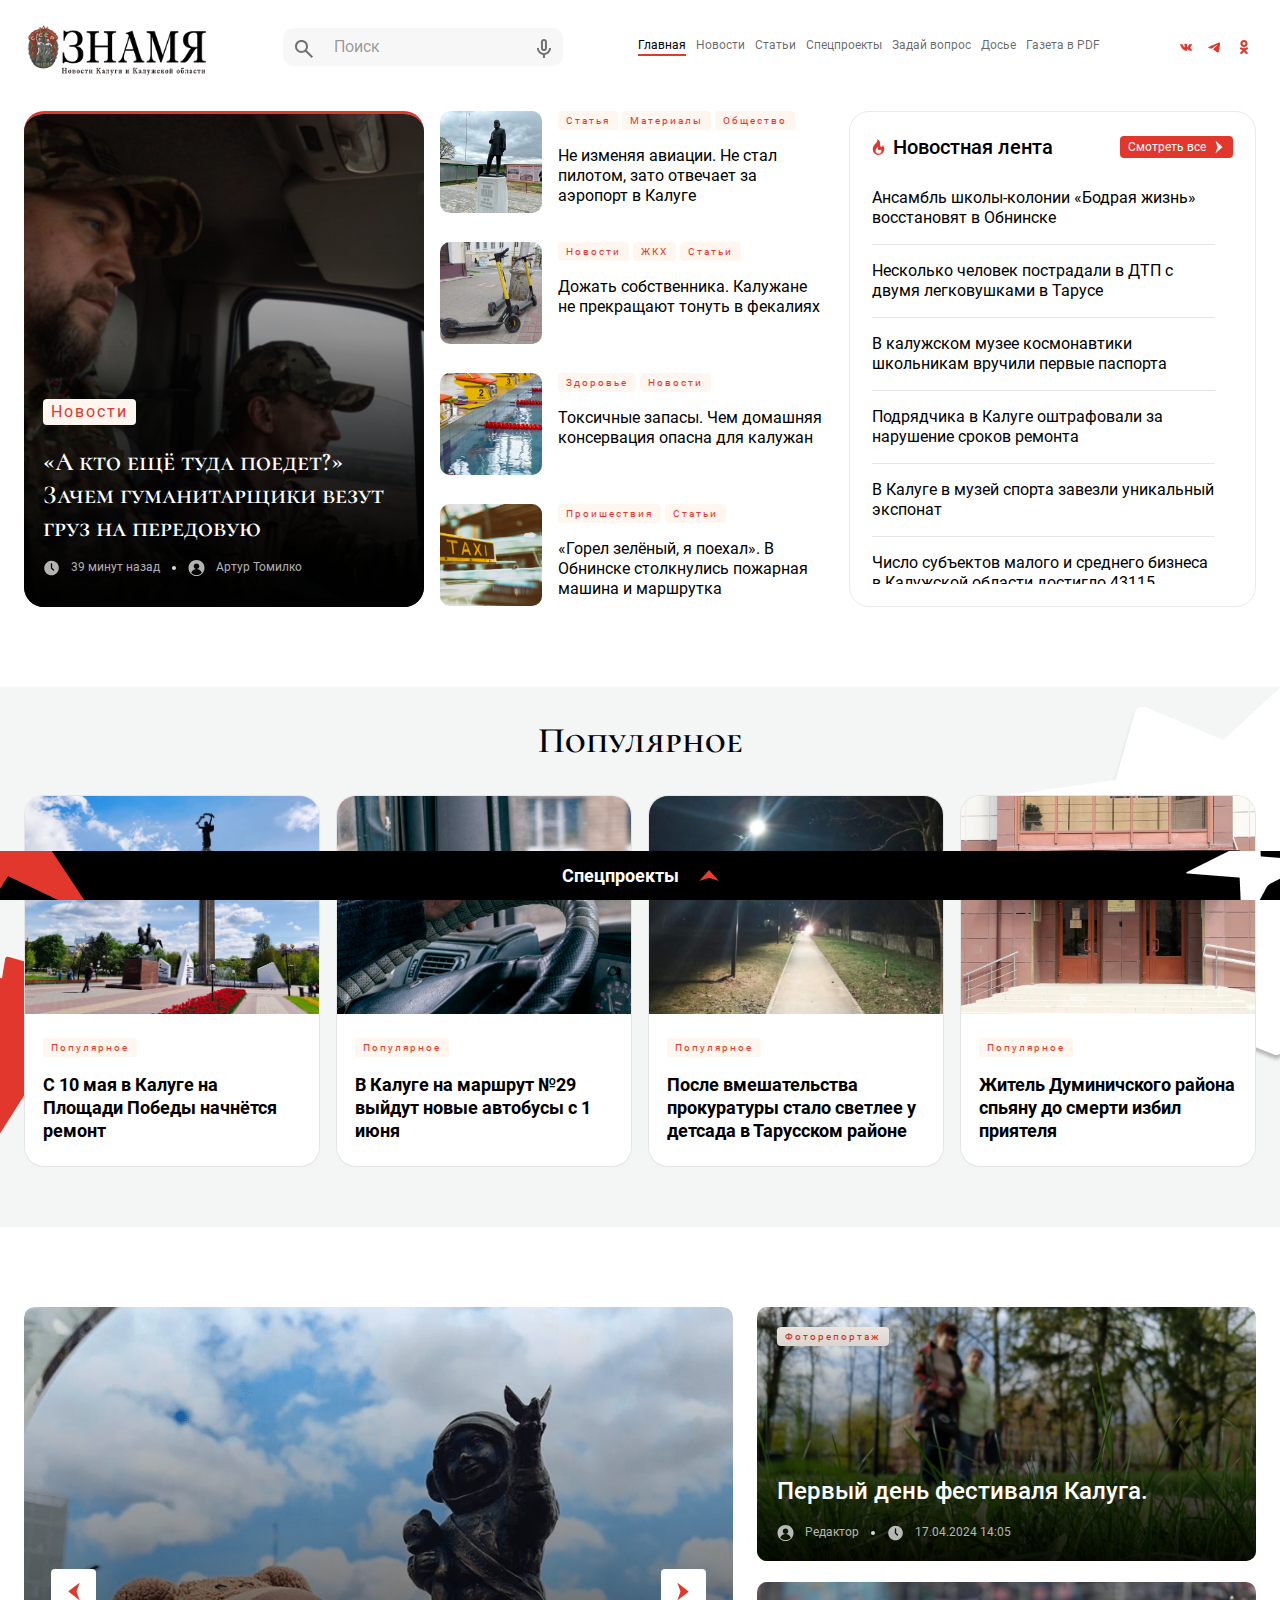
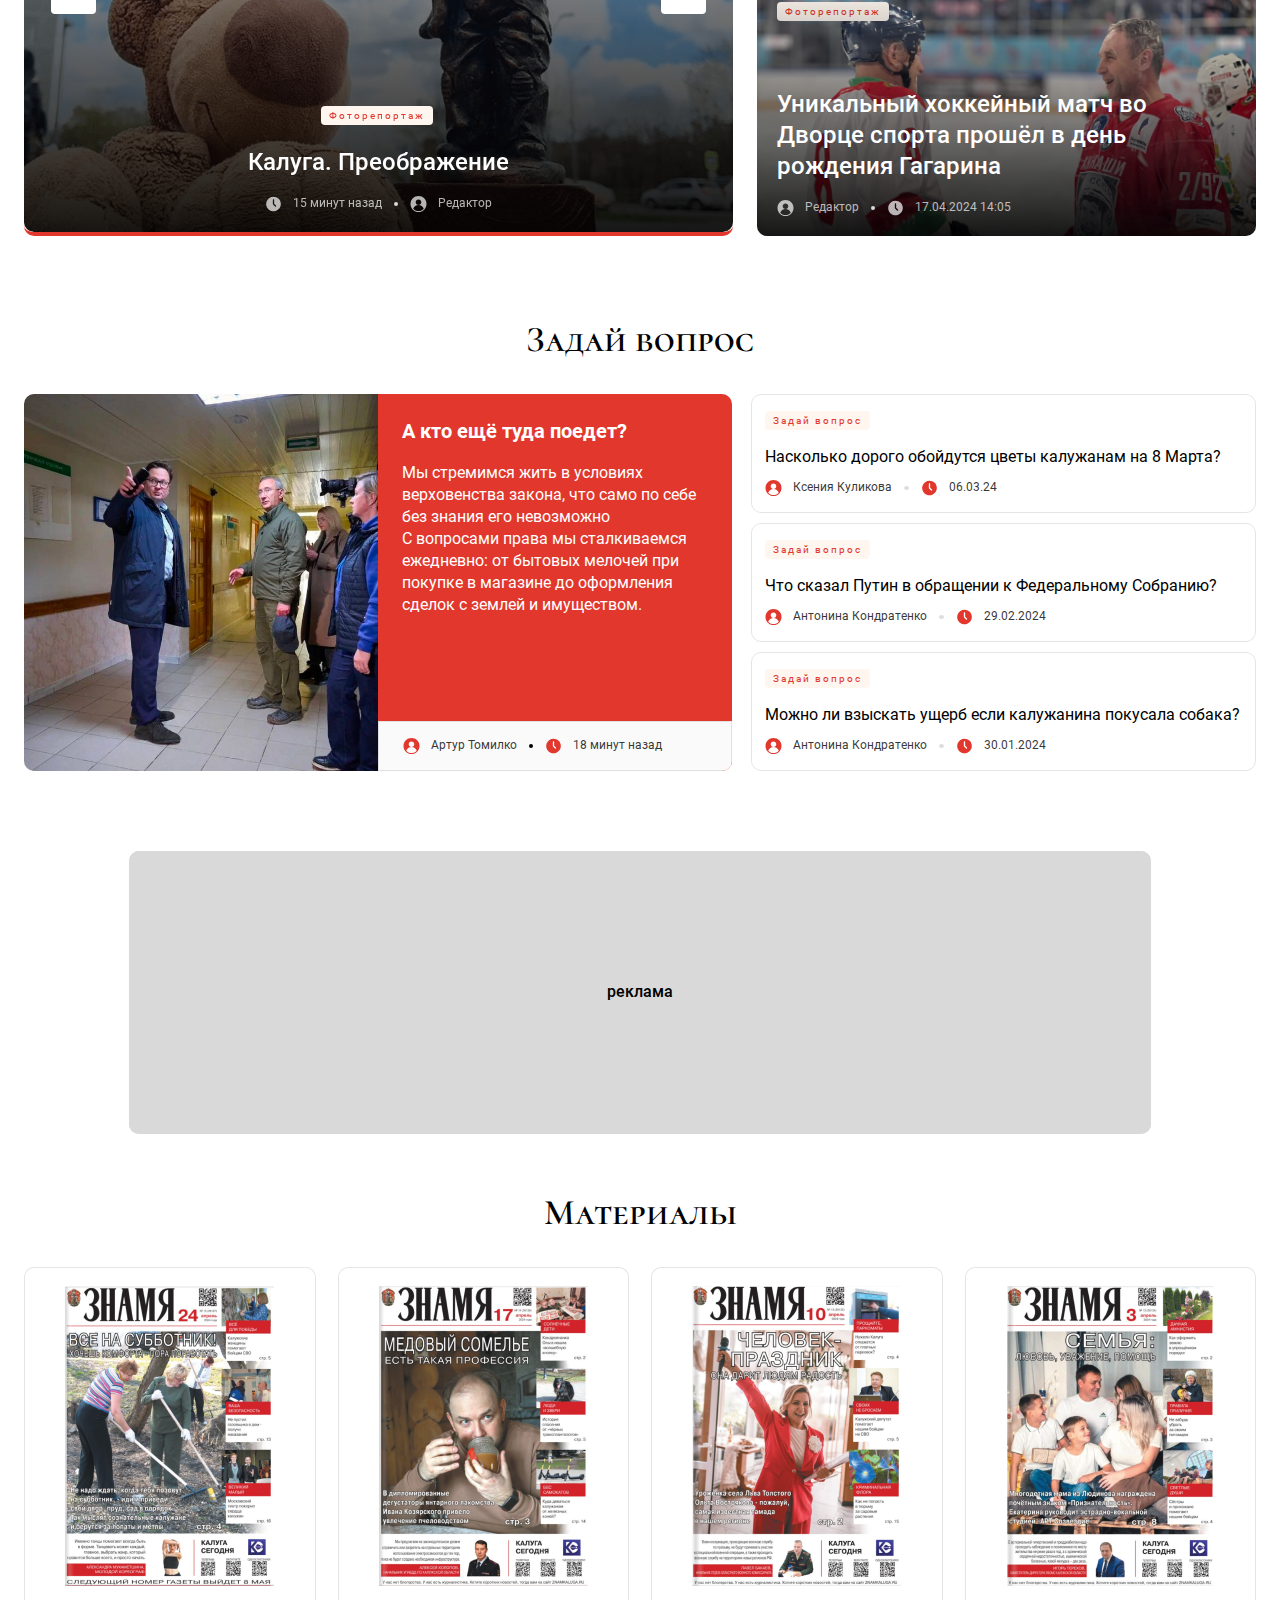
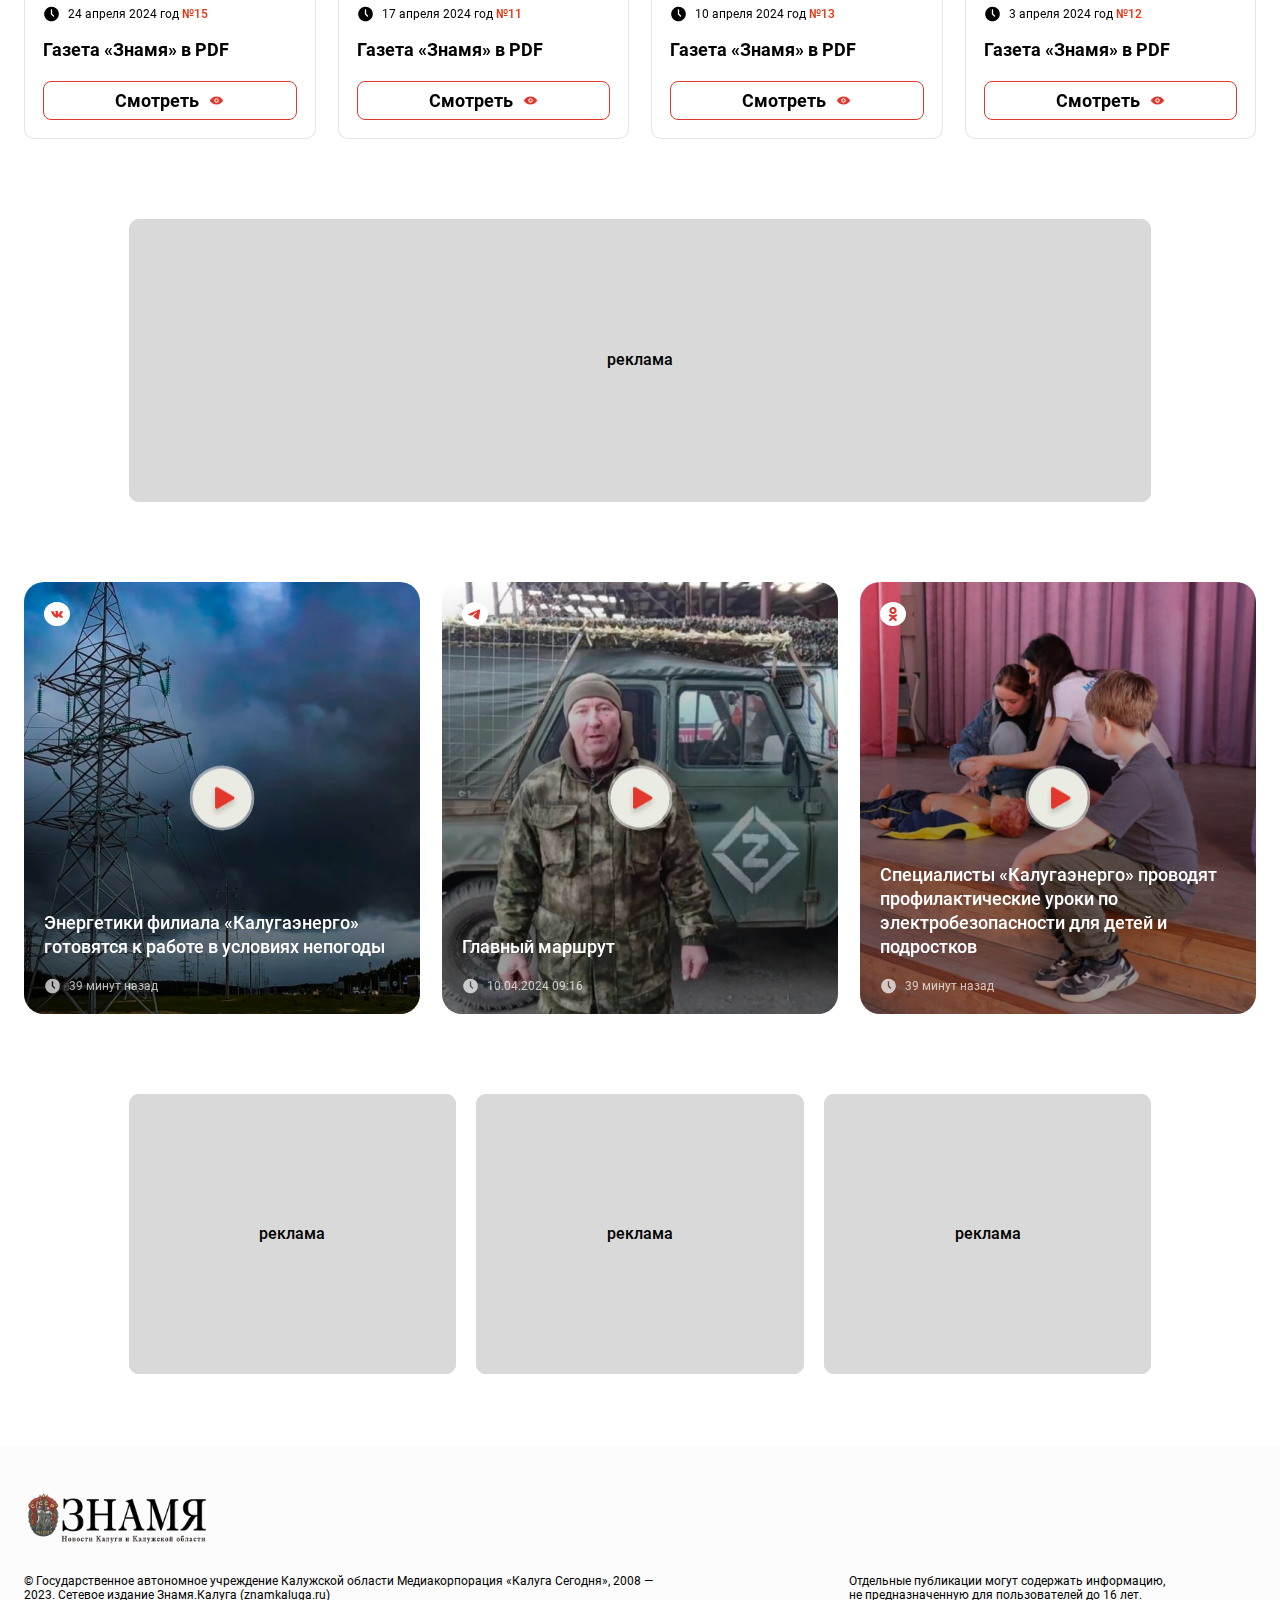
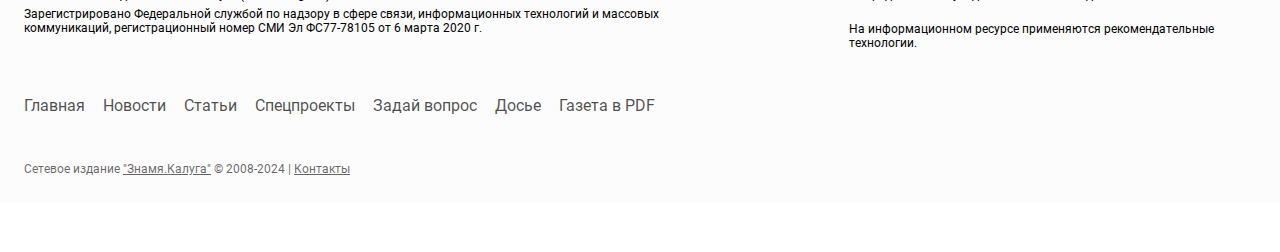
<file: index.html>
<!DOCTYPE html>
<html lang="ru">
<head>
    <meta charset="UTF-8">
    <meta http-equiv="X-UA-Compatible" content="IE=edge">
    <meta name="viewport" content="width=device-width, initial-scale=1.0">
    <title>Гланая</title>
    <link rel="stylesheet" href="assets/css/plugin/bootstrap.css">
    <link rel="stylesheet" href="assets/css/plugin/swiper.css">
    <link href="https://fonts.googleapis.com/css2?family=Crimson+Text:ital,wght@0,400;0,600;0,700;1,400;1,600;1,700&family=Roboto+Slab:wght@100..900&display=swap" rel="stylesheet">
    <link rel="stylesheet" href="assets/css/main.css">
</head>
<body>
    <header>
        <div class="container">
            <div class="row">
                <div class="col-12 d-flex justify-content-between align-items-center position-relative">
                    <a href="./index.html" class="header-logo d-flex align-items-center">
                        <img src="assets/img/png/logo.png" alt="" class="">
                    </a>
                    <div class="search">
                        <div class="search-inp">
                            <input type="text" class="search_inp" placeholder="Поиск">
                            <span class="search-btn">
                                <svg width="18" height="19" viewBox="0 0 18 19" fill="none" xmlns="http://www.w3.org/2000/svg">
                                    <path d="M16.6 18.9539L10.3 12.6539C9.8 13.0539 9.225 13.3705 8.575 13.6039C7.925 13.8372 7.23333 13.9539 6.5 13.9539C4.68333 13.9539 3.146 13.3249 1.888 12.0669C0.629333 10.8082 0 9.27052 0 7.45386C0 5.63719 0.629333 4.09952 1.888 2.84086C3.146 1.58286 4.68333 0.953857 6.5 0.953857C8.31667 0.953857 9.85433 1.58286 11.113 2.84086C12.371 4.09952 13 5.63719 13 7.45386C13 8.18719 12.8833 8.87886 12.65 9.52886C12.4167 10.1789 12.1 10.7539 11.7 11.2539L18 17.5539L16.6 18.9539ZM6.5 11.9539C7.75 11.9539 8.81267 11.5165 9.688 10.6419C10.5627 9.76652 11 8.70386 11 7.45386C11 6.20386 10.5627 5.14119 9.688 4.26586C8.81267 3.39119 7.75 2.95386 6.5 2.95386C5.25 2.95386 4.18733 3.39119 3.312 4.26586C2.43733 5.14119 2 6.20386 2 7.45386C2 8.70386 2.43733 9.76652 3.312 10.6419C4.18733 11.5165 5.25 11.9539 6.5 11.9539Z" fill="#727272"/>
                                </svg>
                            </span>
                            <span class="search-voice">
                                <svg width="15" height="21" viewBox="0 0 15 21" fill="none" xmlns="http://www.w3.org/2000/svg">
                                    <path d="M7.95463 13.0076C7.11809 13.0076 6.40704 12.7149 5.82146 12.1293C5.23589 11.5437 4.9431 10.8327 4.9431 9.99612V3.97307C4.9431 3.13654 5.23589 2.42548 5.82146 1.83991C6.40704 1.25433 7.11809 0.961548 7.95463 0.961548C8.79116 0.961548 9.50222 1.25433 10.0878 1.83991C10.6734 2.42548 10.9662 3.13654 10.9662 3.97307V9.99612C10.9662 10.8327 10.6734 11.5437 10.0878 12.1293C9.50222 12.7149 8.79116 13.0076 7.95463 13.0076ZM6.95078 20.0345V16.9477C5.21079 16.7135 3.77195 15.9355 2.63426 14.6138C1.49658 13.2921 0.927734 11.7528 0.927734 9.99612H2.93542C2.93542 11.3848 3.42496 12.5683 4.40404 13.5467C5.38245 14.5258 6.56598 15.0153 7.95463 15.0153C9.34327 15.0153 10.5271 14.5258 11.5062 13.5467C12.4846 12.5683 12.9738 11.3848 12.9738 9.99612H14.9815C14.9815 11.7528 14.4127 13.2921 13.275 14.6138C12.1373 15.9355 10.6985 16.7135 8.95847 16.9477V20.0345H6.95078ZM7.95463 11C8.23905 11 8.47763 10.9036 8.67037 10.7109C8.86243 10.5188 8.95847 10.2805 8.95847 9.99612V3.97307C8.95847 3.68865 8.86243 3.45007 8.67037 3.25733C8.47763 3.06527 8.23905 2.96923 7.95463 2.96923C7.6702 2.96923 7.43196 3.06527 7.23989 3.25733C7.04715 3.45007 6.95078 3.68865 6.95078 3.97307V9.99612C6.95078 10.2805 7.04715 10.5188 7.23989 10.7109C7.43196 10.9036 7.6702 11 7.95463 11Z" fill="#727272"/>
                                </svg>
                            </span>
                        </div>
                        <div class="search-info position-absolute">
                            <p class="search-info__title">Возможно вы ищите:</p>
                            <div class="d-flex flex-wrap">
                               <a href="#" class="search-info__link">Популярное</a>
                               <a href="#" class="search-info__link">Спецпроекты</a>
                            </div>
                        </div>
                    </div>
                    <ul class="header-nav d-none d-lg-flex">
                        <li class="active"><a href="./index.html">Главная</a></li>
                        <li><a href="./news.html">Новости</a></li>
                        <li><a href="./articles.html">Статьи</a></li>
                        <li><a href="./sp-projects.html">Спецпроекты</a></li>
                        <li><a href="./faq.html">Задай вопрос</a></li>
                        <li><a href="#">Досье</a></li>
                        <li><a href="./pdf.html">Газета в PDF</a></li>
                    </ul>
                    <div class="d-flex align-items-center">
                        <div class="header-social d-flex">
                            <a href="#">
                                <svg width="24" height="24" viewBox="0 0 24 24" fill="none" xmlns="http://www.w3.org/2000/svg">
                                    <circle cx="12" cy="12" r="8" fill="#E1372C"/>
                                    <path d="M12 0C9.62663 0 7.30655 0.703788 5.33316 2.02236C3.35977 3.34094 1.8217 5.21509 0.913451 7.4078C0.00519938 9.60051 -0.232441 12.0133 0.230582 14.3411C0.693605 16.6689 1.83649 18.8071 3.51472 20.4853C5.19295 22.1635 7.33115 23.3064 9.65892 23.7694C11.9867 24.2324 14.3995 23.9948 16.5922 23.0866C18.7849 22.1783 20.6591 20.6402 21.9776 18.6668C23.2962 16.6935 24 14.3734 24 12C24 8.8174 22.7357 5.76516 20.4853 3.51472C18.2348 1.26428 15.1826 0 12 0ZM17.5342 15.7453C17.2532 15.7847 15.8874 15.7453 15.8163 15.7453C15.4632 15.7488 15.1229 15.6133 14.869 15.3679C14.58 15.09 14.3195 14.7853 14.0432 14.4947C13.9597 14.4067 13.8694 14.3254 13.7732 14.2516C13.5474 14.0779 13.3247 14.1174 13.219 14.3826C13.1364 14.6702 13.0793 14.9645 13.0484 15.2621C13.0462 15.3243 13.0317 15.3855 13.0058 15.4421C12.9799 15.4987 12.9431 15.5497 12.8975 15.5921C12.8519 15.6344 12.7984 15.6674 12.74 15.6891C12.6817 15.7108 12.6196 15.7207 12.5574 15.7184C12.3711 15.7279 12.1847 15.7311 12 15.7184C11.3279 15.7157 10.666 15.5534 10.069 15.2447C9.42408 14.8844 8.86197 14.3927 8.41895 13.8016C7.7098 12.8658 7.0972 11.8607 6.59053 10.8016C6.56369 10.7495 6.03158 9.61737 6.01895 9.56368C5.98738 9.49004 5.98498 9.40714 6.01225 9.33179C6.03951 9.25645 6.0944 9.19428 6.1658 9.1579C6.26053 9.12158 8.01474 9.1579 8.04316 9.1579C8.17371 9.15605 8.3014 9.19617 8.40742 9.27235C8.51345 9.34853 8.59221 9.45674 8.63211 9.58105C8.95656 10.4101 9.3996 11.1877 9.94737 11.8895C10.0242 11.9829 10.1141 12.0648 10.2142 12.1326C10.24 12.1576 10.272 12.1753 10.3069 12.1838C10.3418 12.1924 10.3784 12.1914 10.4128 12.1811C10.4472 12.1708 10.4783 12.1516 10.5027 12.1253C10.5272 12.099 10.5443 12.0666 10.5521 12.0316C10.6216 11.8028 10.6625 11.5662 10.6737 11.3274C10.6832 10.8537 10.6737 10.5379 10.6468 10.0642C10.6564 9.90279 10.6019 9.74412 10.4952 9.62262C10.3885 9.50113 10.2382 9.42662 10.0768 9.41526C9.9379 9.39158 9.91895 9.27789 10.0153 9.16421C10.2 8.92895 10.4558 8.89105 10.7337 8.87684C11.1537 8.85316 11.5753 8.87684 11.9968 8.87684H12.0884C12.2735 8.87638 12.4582 8.8949 12.6395 8.93211C12.7455 8.95382 12.8417 9.0092 12.9136 9.09001C12.9856 9.17082 13.0296 9.27271 13.039 9.38053C13.0602 9.49984 13.0697 9.62094 13.0674 9.74211C13.0563 10.26 13.0311 10.7763 13.0247 11.2926C13.0209 11.4972 13.0394 11.7016 13.08 11.9021C13.1416 12.1768 13.3295 12.2463 13.5221 12.0474C13.7622 11.7892 13.9823 11.5131 14.1805 11.2216C14.5367 10.6921 14.8303 10.123 15.0553 9.52579C15.1768 9.21947 15.27 9.15158 15.6 9.15158H17.4616C17.5725 9.14988 17.6832 9.16424 17.79 9.19421C17.8276 9.20425 17.8628 9.22191 17.8933 9.2461C17.9239 9.2703 17.9491 9.30051 17.9674 9.33486C17.9858 9.36921 17.9969 9.40696 18.0001 9.44579C18.0032 9.48461 17.9984 9.52366 17.9858 9.56053C17.8773 9.95677 17.6905 10.3272 17.4363 10.65C17.0574 11.1868 16.6595 11.7095 16.2711 12.2384C16.2216 12.3058 16.1767 12.3765 16.1368 12.45C15.9916 12.7137 16.0026 12.8605 16.2126 13.0816C16.5505 13.4305 16.9121 13.7558 17.2374 14.1126C17.4769 14.3735 17.6935 14.6545 17.8847 14.9526C18.1247 15.3284 17.9779 15.6821 17.5342 15.7453Z" fill="white"/>
                                </svg>
                            </a>
                            <a href="#">
                                <svg width="22" height="22" viewBox="0 0 22 22" fill="none" xmlns="http://www.w3.org/2000/svg">
                                    <circle cx="11" cy="11" r="10" fill="#E1372C"/>
                                    <path fill-rule="evenodd" clip-rule="evenodd" d="M11 0C4.92508 0 0 4.92508 0 11C0 17.0749 4.92508 22 11 22C17.0749 22 22 17.0749 22 11C22 4.92508 17.0749 0 11 0ZM16.0987 7.48086C15.9332 9.22024 15.217 13.4411 14.8526 15.3893C14.6983 16.2138 14.3945 16.4901 14.1006 16.5172C13.4621 16.5761 12.977 16.0948 12.3582 15.6892C11.3902 15.0545 10.8432 14.6596 9.90344 14.0405C8.81719 13.3246 9.52145 12.9314 10.1402 12.2886C10.3022 12.1202 13.1166 9.56012 13.1712 9.32809C13.1781 9.29887 13.1845 9.19059 13.1201 9.13344C13.0556 9.07629 12.9607 9.09606 12.8923 9.11152C12.7952 9.13344 11.2484 10.1557 8.25258 12.1782C7.81344 12.4798 7.41598 12.6264 7.05934 12.6191C6.6666 12.6105 5.91121 12.3969 5.34961 12.2143C4.66082 11.9904 4.1134 11.8718 4.16109 11.4916C4.18559 11.2935 4.45844 11.0911 4.97922 10.884C8.18598 9.48664 10.3241 8.56582 11.394 8.12066C14.4491 6.85012 15.0838 6.62922 15.4975 6.62191C16.0158 6.61276 16.1409 7.04056 16.0987 7.48086Z" fill="white"/>
                                </svg>
                            </a>
                            <a href="#">
                                <img src="assets/img/svg/ok.svg" alt="">
                            </a>
                        </div>
    
                        <div class="search-button d-lg-none">
                            <svg width="18" height="19" viewBox="0 0 18 19" fill="none" xmlns="http://www.w3.org/2000/svg">
                                <path d="M16.6 18.9539L10.3 12.6539C9.8 13.0539 9.225 13.3705 8.575 13.6039C7.925 13.8372 7.23333 13.9539 6.5 13.9539C4.68333 13.9539 3.146 13.3249 1.888 12.0669C0.629333 10.8082 0 9.27052 0 7.45386C0 5.63719 0.629333 4.09952 1.888 2.84086C3.146 1.58286 4.68333 0.953857 6.5 0.953857C8.31667 0.953857 9.85433 1.58286 11.113 2.84086C12.371 4.09952 13 5.63719 13 7.45386C13 8.18719 12.8833 8.87886 12.65 9.52886C12.4167 10.1789 12.1 10.7539 11.7 11.2539L18 17.5539L16.6 18.9539ZM6.5 11.9539C7.75 11.9539 8.81267 11.5165 9.688 10.6419C10.5627 9.76652 11 8.70386 11 7.45386C11 6.20386 10.5627 5.14119 9.688 4.26586C8.81267 3.39119 7.75 2.95386 6.5 2.95386C5.25 2.95386 4.18733 3.39119 3.312 4.26586C2.43733 5.14119 2 6.20386 2 7.45386C2 8.70386 2.43733 9.76652 3.312 10.6419C4.18733 11.5165 5.25 11.9539 6.5 11.9539Z" fill="#727272"/>
                            </svg>
                        </div>
    
                        <div class="menu-btn d-lg-none">
                            <img src="assets/img/svg/menu.svg" alt="">
                            <img src="assets/img/svg/close.svg" alt="">
                        </div>
                    </div>

                </div>
            </div>
        </div>
        <div class="menu">
            <div class="container">
                <div class="row">
                    <div class="col-12">
                        <ul class="menu-nav">
                            <li class="active"><a href="./index.html"><span>Главная</span> <img src="assets/img/svg/arrow-mini.svg" alt=""> </a></li>
                            <li><a href="./news.html"><span>Новости</span> <img src="assets/img/svg/arrow-mini.svg" alt=""> </a></li>
                            <li><a href="./articles.html"><span>Статьи</span> <img src="assets/img/svg/arrow-mini.svg" alt=""> </a></li>
                            <li><a href="./sp-projects.html"><span>Спецпроекты</span> <img src="assets/img/svg/arrow-mini.svg" alt=""> </a></li>
                            <li><a href="./faq.html"><span>Задай вопрос</span> <img src="assets/img/svg/arrow-mini.svg" alt=""> </a></li>
                            <li><a href="#"><span>Досье</span> <img src="assets/img/svg/arrow-mini.svg" alt=""> </a></li>
                            <li><a href="./pdf.html"><span>Газета в PDF</span> <img src="assets/img/svg/arrow-mini.svg" alt=""> </a></li>
                        </ul>
                    </div>
                </div>
            </div>
        </div>
    </header>

    <main class="main-home">
        <div class="block1">
            <div class="container">
                <div class="row g-0">
                    <div class="col-12 d-flex justify-content-between flex-wrap">
                        <div class="block1-base d-none d-md-flex justify-content-between">
                            <div class="base-content position-relative d-flex align-items-end">
                                <img src="assets/img/png/block1.png" alt="" class="base-img">
                                <div class="position-relative z-2 d-flex flex-column align-items-start">
                                    <div class="hashtag">Новости</div>
                                    <a href="#" class="base-link">«А кто ещё туда поедет?» Зачем гуманитарщики везут груз на передовую</a>
                                    <div class="d-flex align-items-center">
                                        <div class="info">
                                            <img src="assets/img/svg/time.svg" alt="">
                                            <span>39 минут назад</span>
                                        </div>
                                        <div class="circle"></div>
                                        <div class="info">
                                            <img src="assets/img/svg/login.svg" alt="">
                                            <span>Артур Томилко</span>
                                        </div>
                                    </div>
                                </div>
                            </div>
                            <div class="contents">
                                <div class="content d-flex align-items-start">
                                    <img src="assets/img/png/block1.1.png" alt="" class="content-img">
                                    <div class="">
                                        <div class="d-flex flex-wrap">
                                            <div class="hashtag">Статья</div>
                                            <div class="hashtag">Материалы</div>
                                            <div class="hashtag">Общество</div>
                                        </div>
                                        <a href="#" class="content-link">Не изменяя авиации. Не стал пилотом, зато отвечает за аэропорт в Калуге</a>
                                    </div>
                                </div>
                                <div class="content d-flex align-items-start">
                                    <img src="assets/img/png/block1.2.png" alt="" class="content-img">
                                    <div class="">
                                        <div class="d-flex flex-wrap">
                                            <div class="hashtag">Новости</div>
                                            <div class="hashtag">ЖКХ</div>
                                            <div class="hashtag">Статьи</div>
                                        </div>
                                        <a href="#" class="content-link">Дожать собственника. Калужане не прекращают тонуть в фекалиях</a>
                                    </div>
                                </div>
                                <div class="content d-flex align-items-start">
                                    <img src="assets/img/png/block1.3.png" alt="" class="content-img">
                                    <div class="">
                                        <div class="d-flex flex-wrap">
                                            <div class="hashtag">Здоровье</div>
                                            <div class="hashtag">Новости</div>
                                        </div>
                                        <a href="#" class="content-link">Токсичные запасы. Чем домашняя консервация опасна для калужан</a>
                                    </div>
                                </div>
                                <div class="content d-flex align-items-start">
                                    <img src="assets/img/png/block1.4.png" alt="" class="content-img">
                                    <div class="">
                                        <div class="d-flex flex-wrap">
                                            <div class="hashtag">Проишествия</div>
                                            <div class="hashtag">Статьи</div>
                                        </div>
                                        <a href="#" class="content-link">«Горел зелёный, я поехал». В Обнинске столкнулись пожарная машина и маршрутка</a>
                                    </div>
                                </div>
                            </div>
                        </div>
                        <div class="content-mobile d-flex d-md-none">
                            <div class="base-content position-relative d-flex align-items-end">
                                <img src="assets/img/png/block1.png" alt="" class="base-img">
                                <div class="position-relative z-2 d-flex flex-column align-items-start">
                                    <div class="hashtag">Новости</div>
                                    <a href="#" class="base-link">«А кто ещё туда поедет?» Зачем гуманитарщики везут груз на передовую</a>
                                    <div class="d-flex align-items-center">
                                        <div class="info">
                                            <img src="assets/img/svg/time.svg" alt="">
                                            <span>39 минут назад</span>
                                        </div>
                                        <div class="circle"></div>
                                        <div class="info">
                                            <img src="assets/img/svg/login.svg" alt="">
                                            <span>Артур Томилко</span>
                                        </div>
                                    </div>
                                </div>
                            </div>
                            <div class="base-content position-relative d-flex align-items-end">
                                <img src="assets/img/png/block1.1.png" alt="" class="base-img">
                                <div class="position-relative z-2 d-flex flex-column align-items-start">
                                    <div class="d-flex flex-wrap">
                                        <div class="hashtag">Статья</div>
                                        <div class="hashtag">Материалы</div>
                                        <div class="hashtag">Общество</div>
                                    </div>
                                    <a href="#" class="base-link">Не изменяя авиации. Не стал пилотом, зато отвечает за аэропорт в Калуге</a>
                                    <div class="d-flex align-items-center">
                                        <div class="info">
                                            <img src="assets/img/svg/time.svg" alt="">
                                            <span>39 минут назад</span>
                                        </div>
                                        <div class="circle"></div>
                                        <div class="info">
                                            <img src="assets/img/svg/login.svg" alt="">
                                            <span>Артур Томилко</span>
                                        </div>
                                    </div>
                                </div>
                            </div>
                            <div class="base-content position-relative d-flex align-items-end">
                                <img src="assets/img/png/block1.2.png" alt="" class="base-img">
                                <div class="position-relative z-2 d-flex flex-column align-items-start">
                                    <div class="d-flex flex-wrap">
                                        <div class="hashtag">Новости</div>
                                        <div class="hashtag">ЖКХ</div>
                                        <div class="hashtag">Статьи</div>
                                    </div>
                                    <a href="#" class="base-link">Дожать собственника. Калужане не прекращают тонуть в фекалиях</a>
                                    <div class="d-flex align-items-center">
                                        <div class="info">
                                            <img src="assets/img/svg/time.svg" alt="">
                                            <span>39 минут назад</span>
                                        </div>
                                        <div class="circle"></div>
                                        <div class="info">
                                            <img src="assets/img/svg/login.svg" alt="">
                                            <span>Артур Томилко</span>
                                        </div>
                                    </div>
                                </div>
                            </div>
                            <div class="base-content position-relative d-flex align-items-end">
                                <img src="assets/img/png/block1.3.png" alt="" class="base-img">
                                <div class="position-relative z-2 d-flex flex-column align-items-start">
                                    <div class="d-flex flex-wrap">
                                        <div class="hashtag">Здоровье</div>
                                        <div class="hashtag">Новости</div>
                                    </div>
                                    <a href="#" class="base-link">Токсичные запасы. Чем домашняя консервация опасна для калужан</a>
                                    <div class="d-flex align-items-center">
                                        <div class="info">
                                            <img src="assets/img/svg/time.svg" alt="">
                                            <span>39 минут назад</span>
                                        </div>
                                        <div class="circle"></div>
                                        <div class="info">
                                            <img src="assets/img/svg/login.svg" alt="">
                                            <span>Артур Томилко</span>
                                        </div>
                                    </div>
                                </div>
                            </div>
                            <div class="base-content position-relative d-flex align-items-end">
                                <img src="assets/img/png/block1.4.png" alt="" class="base-img">
                                <div class="position-relative z-2 d-flex flex-column align-items-start">
                                    <div class="d-flex flex-wrap">
                                        <div class="hashtag">Проишествия</div>
                                        <div class="hashtag">Статьи</div>
                                    </div>
                                    <a href="#" class="base-link">«Горел зелёный, я поехал». В Обнинске столкнулись пожарная машина и маршрутка</a>
                                    <div class="d-flex align-items-center">
                                        <div class="info">
                                            <img src="assets/img/svg/time.svg" alt="">
                                            <span>39 минут назад</span>
                                        </div>
                                        <div class="circle"></div>
                                        <div class="info">
                                            <img src="assets/img/svg/login.svg" alt="">
                                            <span>Артур Томилко</span>
                                        </div>
                                    </div>
                                </div>
                            </div>
                        </div>
                        <div class="block1-news">
                            <div class="news-head d-none d-sm-flex align-items-center justify-content-between">
                                <div class="d-flex align-items-center">
                                    <img src="assets/img/svg/og.svg" alt="">
                                    <p class="news-title">Новостная лента</p>
                                </div>
                                <a href="#" class="view-link d-flex align-items-center justify-content-between">
                                    <span>Смотреть все</span>
                                    <img src="assets/img/svg/arrow.svg" alt="">
                                </a>
                            </div>
                            <ul class="news-item">
                                <li><a href="#">Ансамбль школы-колонии «Бодрая жизнь» восстановят в Обнинске</a></li>
                                <li><a href="#">Несколько человек пострадали в ДТП с двумя легковушками в Тарусе</a></li>
                                <li><a href="#">В калужском музее космонавтики школьникам вручили первые паспорта</a></li>
                                <li><a href="#">Подрядчика в Калуге оштрафовали за нарушение сроков ремонта</a></li>
                                <li><a href="#">В Калуге в музей спорта завезли уникальный экспонат</a></li>
                                <li><a href="#">Число субъектов малого и среднего бизнеса в Калужской области достигло 43115</a></li>
                                <li><a href="#">Ансамбль школы-колонии «Бодрая жизнь» восстановят в Обнинске</a></li>
                                <li><a href="#">Несколько человек пострадали в ДТП с двумя легковушками в Тарусе</a></li>
                                <li><a href="#">В калужском музее космонавтики школьникам вручили первые паспорта</a></li>
                                <li><a href="#">Подрядчика в Калуге оштрафовали за нарушение сроков ремонта</a></li>
                                <li><a href="#">В Калуге в музей спорта завезли уникальный экспонат</a></li>
                                <li><a href="#">Число субъектов малого и среднего бизнеса в Калужской области достигло 43115</a></li>
                            </ul>
                        </div>
                    </div>
                </div>
            </div>
        </div>

        <div class="block2">
            <div class="block2-img">
                <img src="assets/img/png/p-i1.png" alt="">
                <img src="assets/img/png/p-i2.png" alt="">
            </div>
            <div class="container position-relative z-2">
                <div class="row">
                    <div class="col-12">
                        <h2 class="title-text text-center">Популярное</h2>
                    </div>
                </div>
                <div class="row">
                    <div class="col-12 d-flex justify-content-between flex-wrap">
                        <div class="block2-item">
                            <img src="assets/img/png/p1.png" alt="" class="item-img">
                            <div class="item-info">
                                <div class="hashtag">Популярное</div>
                                <a href="#" class="item-link">С 10 мая в Калуге на Площади Победы начнётся ремонт</a>
                            </div>
                        </div>
                        <div class="block2-item">
                            <img src="assets/img/png/p2.png" alt="" class="item-img">
                            <div class="item-info">
                                <div class="hashtag">Популярное</div>
                                <a href="#" class="item-link">В Калуге на маршрут №29 выйдут новые автобусы с 1 июня</a>
                            </div>
                        </div>
                        <div class="block2-item">
                            <img src="assets/img/png/p3.png" alt="" class="item-img">
                            <div class="item-info">
                                <div class="hashtag">Популярное</div>
                                <a href="#" class="item-link">После вмешательства прокуратуры стало светлее у детсада в Тарусском районе</a>
                            </div>
                        </div>
                        <div class="block2-item">
                            <img src="assets/img/png/p4.png" alt="" class="item-img">
                            <div class="item-info">
                                <div class="hashtag">Популярное</div>
                                <a href="#" class="item-link">Житель Думиничского района спьяну до смерти избил приятеля</a>
                            </div>
                        </div>
                    </div>
                </div>
            </div>
        </div>

        <div class="block3 ">
            <div class="container">
                <div class="row g-0 g-lg-4">
                    <div class="col-lg-7 d-none d-lg-block">
                        <div class="swiper swiper-block3">
                            <div class="swiper-wrapper">
                                <div class="swiper-slide">
                                    <div class="block3-item d-flex align-items-end justify-content-center">
                                        <img src="assets/img/png/ph1.png" alt="" class="item-img">
                                        <div class="d-flex align-items-center justify-content-center flex-column position-relative z-2">
                                            <div class="hashtag">Фоторепортаж</div>
                                            <a href="#" class="item-link">Калуга. Преображение</a>
                                            <div class="d-flex align-items-center">
                                                <div class="info">
                                                    <img src="assets/img/svg/time.svg" alt="">
                                                    <span>15 минут назад</span>
                                                </div>
                                                <div class="circle"></div>
                                                <div class="info">
                                                    <img src="assets/img/svg/login.svg" alt="">
                                                    <span>Редактор</span>
                                                </div>
                                            </div>
                                        </div>
                                    </div>
                                </div>
                                <div class="swiper-slide">
                                    <div class="block3-item d-flex align-items-end justify-content-center">
                                        <img src="assets/img/png/ph2.png" alt="" class="item-img">
                                        <div class="d-flex align-items-center justify-content-center flex-column position-relative z-2">
                                            <div class="hashtag">Фоторепортаж</div>
                                            <a href="#" class="item-link">Калуга. Преображение</a>
                                            <div class="d-flex align-items-center">
                                                <div class="info">
                                                    <img src="assets/img/svg/time.svg" alt="">
                                                    <span>15 минут назад</span>
                                                </div>
                                                <div class="circle"></div>
                                                <div class="info">
                                                    <img src="assets/img/svg/login.svg" alt="">
                                                    <span>Редактор</span>
                                                </div>
                                            </div>
                                        </div>
                                    </div>
                                </div>
                                <div class="swiper-slide">
                                    <div class="block3-item d-flex align-items-end justify-content-center">
                                        <img src="assets/img/png/ph3.png" alt="" class="item-img">
                                        <div class="d-flex align-items-center justify-content-center flex-column position-relative z-2">
                                            <div class="hashtag">Фоторепортаж</div>
                                            <a href="#" class="item-link">Калуга. Преображение</a>
                                            <div class="d-flex align-items-center">
                                                <div class="info">
                                                    <img src="assets/img/svg/time.svg" alt="">
                                                    <span>15 минут назад</span>
                                                </div>
                                                <div class="circle"></div>
                                                <div class="info">
                                                    <img src="assets/img/svg/login.svg" alt="">
                                                    <span>Редактор</span>
                                                </div>
                                            </div>
                                        </div>
                                    </div>
                                </div>
                            </div>
                            <div class="swiper-btn">
                                <div class="prev swiper-block3-prev">
                                    <svg width="12" height="17" viewBox="0 0 12 17" fill="none" xmlns="http://www.w3.org/2000/svg">
                                        <path d="M0.698854 8.80131L11.1863 16.8918C11.4472 17.0893 11.566 17.0089 11.4517 16.7122L8.66766 8.98097C8.55339 8.68423 8.55446 8.20335 8.67005 7.90703L11.4493 0.288454C11.5649 -0.007834 11.4461 -0.089175 11.1839 0.106804L0.701247 8.08862C0.439061 8.28457 0.43799 8.60369 0.698854 8.80131Z" fill="#E1372C"/>
                                    </svg>
                                </div>
                                <div class="next swiper-block3-next">
                                    <svg width="12" height="17" viewBox="0 0 12 17" fill="none" xmlns="http://www.w3.org/2000/svg">
                                        <path d="M11.3011 8.19869L0.813666 0.108235C0.552833 -0.0893507 0.433969 -0.00892927 0.548299 0.287805L3.33234 8.01903C3.44661 8.31577 3.44554 8.79665 3.32995 9.09296L0.550691 16.7115C0.435101 17.0078 0.55387 17.0892 0.816088 16.8932L11.2988 8.91138C11.5609 8.71543 11.562 8.39631 11.3011 8.19869Z" fill="#E1372C"/>
                                    </svg>
                                </div>
                            </div>
                        </div>
                    </div>
                    <div class="col-lg-5">
                        <div class="block3-box d-flex flex-lg-column justify-content-between h-100">
                            <div class="block3-item d-lg-none d-flex align-items-end justify-content-center justify-content-lg-start">
                                <img src="assets/img/png/ph1.png" alt="" class="item-img">
                                <div class="d-flex align-items-center justify-content-center justify-content-lg-start align-items-lg-start flex-column">
                                    <div class="hashtag">Фоторепортаж</div>
                                    <a href="#" class="item-link position-relative z-2">Калуга. Преображение</a>
                                    <div class="d-flex align-items-center position-relative z-2 flex-row-lg-reverse">
                                        <div class="info">
                                            <img src="assets/img/svg/login.svg" alt="">
                                            <span>Редактор</span>
                                        </div>
                                        <div class="circle"></div>
                                        <div class="info">
                                            <img src="assets/img/svg/time.svg" alt="">
                                            <span>13 минут назад</span>
                                        </div>
                                    </div>
                                </div>
                            </div>
    
                            <div class="block3-item d-flex align-items-end justify-content-center justify-content-lg-start">
                                <img src="assets/img/png/ph2.png" alt="" class="item-img">
                                <div class="d-flex align-items-center justify-content-center justify-content-lg-start align-items-lg-start flex-column">
                                    <div class="hashtag">Фоторепортаж</div>
                                    <a href="#" class="item-link position-relative z-2">Первый день фестиваля Калуга.</a>
                                    <div class="d-flex align-items-center position-relative z-2 flex-row-lg-reverse">
                                        <div class="info">
                                            <img src="assets/img/svg/login.svg" alt="">
                                            <span>Редактор</span>
                                        </div>
                                        <div class="circle"></div>
                                        <div class="info">
                                            <img src="assets/img/svg/time.svg" alt="">
                                            <span>17.04.2024 14:05</span>
                                        </div>
                                    </div>
                                </div>
                            </div>
    
                            <div class="block3-item d-flex align-items-end justify-content-center justify-content-lg-start">
                                <img src="assets/img/png/ph3.png" alt="" class="item-img">
                                <div class="d-flex align-items-center justify-content-center justify-content-lg-start align-items-lg-start flex-column">
                                    <div class="hashtag">Фоторепортаж</div>
                                    <a href="#" class="item-link position-relative z-2">Уникальный хоккейный матч во Дворце спорта прошёл в день рождения Гагарина</a>
                                    <div class="d-flex align-items-center position-relative z-2 flex-row-lg-reverse">
                                        <div class="info">
                                            <img src="assets/img/svg/login.svg" alt="">
                                            <span>Редактор</span>
                                        </div>
                                        <div class="circle"></div>
                                        <div class="info">
                                            <img src="assets/img/svg/time.svg" alt="">
                                            <span>17.04.2024 14:05</span>
                                        </div>
                                    </div>
                                </div>
                            </div>
                        </div>
                    </div>
                </div>
            </div>
        </div>

        <div class="block4 ">
            <div class="container">
                <div class="row g-0">
                    <div class="col-12">
                        <h2 class="title-text text-center">Задай вопрос</h2>
                    </div>
                </div>
                <div class="row g-0">
                    <div class="col-12 d-flex justify-content-between flex-wrap">
                        <div class="block4-box d-flex flex-column flex-md-row">
                            <img src="assets/img/png/block4.png" alt="" class="block4-img">
                            <div class="box-info d-flex flex-column justify-content-between">
                                <div class="left">
                                    <h6 class="left-title">А кто ещё туда поедет?</h6>
                                    <p class="left-text">Мы стремимся жить в условиях верховенства закона, что само по себе без знания его невозможно </p>
                                    <p class="left-text">С вопросами права мы сталкиваемся ежедневно: от бытовых мелочей при покупке в магазине до оформления сделок с землей и имуществом.</p>
                                </div>
                                <div class="sub">
                                    <div class="d-flex align-items-center position-relative z-2">
                                        <div class="info">
                                            <img src="assets/img/svg/login2.svg" alt="">
                                            <span>Артур Томилко</span>
                                        </div>
                                        <div class="circle"></div>
                                        <div class="info">
                                            <img src="assets/img/svg/time2.svg" alt="">
                                            <span>18 минут назад</span>
                                        </div>
                                    </div>
                                </div>
                            </div>
                        </div>
                        <div class="block4-items d-flex flex-md-column justify-content-between">
                            <div class="block4-item d-flex flex-column align-items-start justify-content-between">
                                <div class="d-flex flex-column align-items-start">
                                    <div class="hashtag">Задай вопрос</div>
                                    <p>Насколько дорого обойдутся цветы калужанам на 8 Марта?</p>
                                </div>
                                <div class="d-flex align-items-center position-relative z-2">
                                    <div class="info">
                                        <img src="assets/img/svg/login2.svg" alt="">
                                        <span>Ксения Куликова</span>
                                    </div>
                                    <div class="circle"></div>
                                    <div class="info">
                                        <img src="assets/img/svg/time2.svg" alt="">
                                        <span>06.03.24</span>
                                    </div>
                                </div>
                            </div>
                            <div class="block4-item d-flex flex-column align-items-start justify-content-between">
                                <div class="d-flex flex-column align-items-start">
                                    <div class="hashtag">Задай вопрос</div>
                                    <p>Что сказал Путин в обращении к Федеральному Собранию?</p>
                                </div>
                                <div class="d-flex align-items-center position-relative z-2">
                                    <div class="info">
                                        <img src="assets/img/svg/login2.svg" alt="">
                                        <span>Антонина Кондратенко</span>
                                    </div>
                                    <div class="circle"></div>
                                    <div class="info">
                                        <img src="assets/img/svg/time2.svg" alt="">
                                        <span>29.02.2024</span>
                                    </div>
                                </div>
                            </div>
                            <div class="block4-item d-flex flex-column align-items-start justify-content-between">
                                <div class="d-flex flex-column align-items-start">
                                    <div class="hashtag">Задай вопрос</div>
                                    <p>Можно ли взыскать ущерб если калужанина покусала собака?</p>
                                </div>
                                <div class="d-flex align-items-center position-relative z-2">
                                    <div class="info">
                                        <img src="assets/img/svg/login2.svg" alt="">
                                        <span>Антонина Кондратенко</span>
                                    </div>
                                    <div class="circle"></div>
                                    <div class="info">
                                        <img src="assets/img/svg/time2.svg" alt="">
                                        <span>30.01.2024</span>
                                    </div>
                                </div>
                            </div>
                        </div>
                    </div>
                </div>
            </div>
        </div>

        <div class="advertising">
            <div class="container">
                <div class="row d-f justify-content-center">
                    <div class="col-lg-10">
                        <div class="advertising-box position-relative">
                            <a href="#" class="position-absolute top-0 start-0 w-100 h-100"></a>
                            <img src="assets/img/png/advertising.png" alt="" class="advertising-img w-100 h-100">
                            <p class="advertising-text">реклама</p>
                        </div>
                    </div>
                </div>
            </div>
        </div>

        <div class="block5">
            <div class="container">
                <div class="row g-0">
                    <div class="col-12">
                        <h2 class="title-text text-center">Материалы</h2>
                    </div>
                </div>
                <div class="row g-0">
                    <div class="col-12">
                        <div class="swiper swiper-block5">
                            <div class="swiper-wrapper">
                                <div class="swiper-slide">
                                    <div class="block5-item">
                                        <div class="d-flex justify-content-center">
                                            <img src="assets/img/png/pdf1.png" alt="" class="item-img">
                                        </div>
                                        <div class="item-info">
                                            <div class="published d-flex align-items-center">
                                                <img src="assets/img/svg/time-black.svg" alt="" class="time">
                                                <p>
                                                    <span>24 апреля 2024 год</span>
                                                    <span class="number">№15</span>
                                                </p>
                                            </div>
                                        </div>
                                        <p class="item-name">Газета «Знамя» в PDF </p>
                                        <a href="#" class="item-link d-flex align-items-center justify-content-center">
                                            <span>Смотреть</span>
                                            <svg width="15" height="9" viewBox="0 0 15 9" fill="none" xmlns="http://www.w3.org/2000/svg">
                                                <path d="M7.4998 5.70005C8.16255 5.70005 8.6998 5.16279 8.6998 4.50005C8.6998 3.83731 8.16255 3.30005 7.4998 3.30005C6.83706 3.30005 6.2998 3.83731 6.2998 4.50005C6.2998 5.16279 6.83706 5.70005 7.4998 5.70005Z" fill="#E1372C"/>
                                                <path d="M14.05 4.25C13.4 3.1 12.45 2.2 11.35 1.5C10.15 0.85 8.85 0.5 7.5 0.5C6.15 0.5 4.85 0.85 3.65 1.55C2.55 2.2 1.6 3.15 0.95 4.3C0.85 4.45 0.85 4.65 0.95 4.8C1.6 5.95 2.55 6.85 3.65 7.55C4.8 8.25 6.15 8.6 7.5 8.6C8.85 8.6 10.15 8.25 11.35 7.55C12.45 6.9 13.4 5.95 14.05 4.8C14.1 4.6 14.1 4.4 14.05 4.25ZM7.5 6.7C6.3 6.7 5.3 5.7 5.3 4.5C5.3 3.3 6.3 2.3 7.5 2.3C8.7 2.3 9.7 3.3 9.7 4.5C9.7 5.7 8.7 6.7 7.5 6.7Z" fill="#E1372C"/>
                                            </svg>
                                        </a>
                                    </div>
                                </div>
                                <div class="swiper-slide">
                                    <div class="block5-item">
                                        <div class="d-flex justify-content-center">
                                            <img src="assets/img/png/pdf2.png" alt="" class="item-img">
                                        </div>
                                        <div class="item-info">
                                            <div class="published d-flex align-items-center">
                                                <img src="assets/img/svg/time-black.svg" alt="" class="time">
                                                <p>
                                                    <span>17 апреля 2024 год</span>
                                                    <span class="number">№11</span>
                                                </p>
                                            </div>
                                        </div>
                                        <p class="item-name">Газета «Знамя» в PDF </p>
                                        <a href="#" class="item-link d-flex align-items-center justify-content-center">
                                            <span>Смотреть</span>
                                            <svg width="15" height="9" viewBox="0 0 15 9" fill="none" xmlns="http://www.w3.org/2000/svg">
                                                <path d="M7.4998 5.70005C8.16255 5.70005 8.6998 5.16279 8.6998 4.50005C8.6998 3.83731 8.16255 3.30005 7.4998 3.30005C6.83706 3.30005 6.2998 3.83731 6.2998 4.50005C6.2998 5.16279 6.83706 5.70005 7.4998 5.70005Z" fill="#E1372C"/>
                                                <path d="M14.05 4.25C13.4 3.1 12.45 2.2 11.35 1.5C10.15 0.85 8.85 0.5 7.5 0.5C6.15 0.5 4.85 0.85 3.65 1.55C2.55 2.2 1.6 3.15 0.95 4.3C0.85 4.45 0.85 4.65 0.95 4.8C1.6 5.95 2.55 6.85 3.65 7.55C4.8 8.25 6.15 8.6 7.5 8.6C8.85 8.6 10.15 8.25 11.35 7.55C12.45 6.9 13.4 5.95 14.05 4.8C14.1 4.6 14.1 4.4 14.05 4.25ZM7.5 6.7C6.3 6.7 5.3 5.7 5.3 4.5C5.3 3.3 6.3 2.3 7.5 2.3C8.7 2.3 9.7 3.3 9.7 4.5C9.7 5.7 8.7 6.7 7.5 6.7Z" fill="#E1372C"/>
                                            </svg>
                                        </a>
                                    </div>
                                </div>
                                <div class="swiper-slide">
                                    <div class="block5-item">
                                        <div class="d-flex justify-content-center">
                                            <img src="assets/img/png/pdf3.png" alt="" class="item-img">
                                        </div>
                                        <div class="item-info">
                                            <div class="published d-flex align-items-center">
                                                <img src="assets/img/svg/time-black.svg" alt="" class="time">
                                                <p>
                                                    <span>10 апреля 2024 год</span>
                                                    <span class="number">№13</span>
                                                </p>
                                            </div>
                                        </div>
                                        <p class="item-name">Газета «Знамя» в PDF </p>
                                        <a href="#" class="item-link d-flex align-items-center justify-content-center">
                                            <span>Смотреть</span>
                                            <svg width="15" height="9" viewBox="0 0 15 9" fill="none" xmlns="http://www.w3.org/2000/svg">
                                                <path d="M7.4998 5.70005C8.16255 5.70005 8.6998 5.16279 8.6998 4.50005C8.6998 3.83731 8.16255 3.30005 7.4998 3.30005C6.83706 3.30005 6.2998 3.83731 6.2998 4.50005C6.2998 5.16279 6.83706 5.70005 7.4998 5.70005Z" fill="#E1372C"/>
                                                <path d="M14.05 4.25C13.4 3.1 12.45 2.2 11.35 1.5C10.15 0.85 8.85 0.5 7.5 0.5C6.15 0.5 4.85 0.85 3.65 1.55C2.55 2.2 1.6 3.15 0.95 4.3C0.85 4.45 0.85 4.65 0.95 4.8C1.6 5.95 2.55 6.85 3.65 7.55C4.8 8.25 6.15 8.6 7.5 8.6C8.85 8.6 10.15 8.25 11.35 7.55C12.45 6.9 13.4 5.95 14.05 4.8C14.1 4.6 14.1 4.4 14.05 4.25ZM7.5 6.7C6.3 6.7 5.3 5.7 5.3 4.5C5.3 3.3 6.3 2.3 7.5 2.3C8.7 2.3 9.7 3.3 9.7 4.5C9.7 5.7 8.7 6.7 7.5 6.7Z" fill="#E1372C"/>
                                            </svg>
                                        </a>
                                    </div>
                                </div>
                                <div class="swiper-slide">
                                    <div class="block5-item">
                                        <div class="d-flex justify-content-center">
                                            <img src="assets/img/png/pdf4.png" alt="" class="item-img">
                                        </div>
                                        <div class="item-info">
                                            <div class="published d-flex align-items-center">
                                                <img src="assets/img/svg/time-black.svg" alt="" class="time">
                                                <p>
                                                    <span>3 апреля 2024 год</span>
                                                    <span class="number">№12</span>
                                                </p>
                                            </div>
                                        </div>
                                        <p class="item-name">Газета «Знамя» в PDF </p>
                                        <a href="#" class="item-link d-flex align-items-center justify-content-center">
                                            <span>Смотреть</span>
                                            <svg width="15" height="9" viewBox="0 0 15 9" fill="none" xmlns="http://www.w3.org/2000/svg">
                                                <path d="M7.4998 5.70005C8.16255 5.70005 8.6998 5.16279 8.6998 4.50005C8.6998 3.83731 8.16255 3.30005 7.4998 3.30005C6.83706 3.30005 6.2998 3.83731 6.2998 4.50005C6.2998 5.16279 6.83706 5.70005 7.4998 5.70005Z" fill="#E1372C"/>
                                                <path d="M14.05 4.25C13.4 3.1 12.45 2.2 11.35 1.5C10.15 0.85 8.85 0.5 7.5 0.5C6.15 0.5 4.85 0.85 3.65 1.55C2.55 2.2 1.6 3.15 0.95 4.3C0.85 4.45 0.85 4.65 0.95 4.8C1.6 5.95 2.55 6.85 3.65 7.55C4.8 8.25 6.15 8.6 7.5 8.6C8.85 8.6 10.15 8.25 11.35 7.55C12.45 6.9 13.4 5.95 14.05 4.8C14.1 4.6 14.1 4.4 14.05 4.25ZM7.5 6.7C6.3 6.7 5.3 5.7 5.3 4.5C5.3 3.3 6.3 2.3 7.5 2.3C8.7 2.3 9.7 3.3 9.7 4.5C9.7 5.7 8.7 6.7 7.5 6.7Z" fill="#E1372C"/>
                                            </svg>
                                        </a>
                                    </div>
                                </div>
                            </div>
                        </div>
                    </div>
                </div>
            </div>
        </div>

        <div class="advertising">
            <div class="container">
                <div class="row d-f justify-content-center">
                    <div class="col-lg-10">
                        <div class="advertising-box position-relative">
                            <a href="#" class="position-absolute top-0 start-0 w-100 h-100"></a>
                            <img src="assets/img/png/advertising.png" alt="" class="advertising-img w-100 h-100">
                            <p class="advertising-text">реклама</p>
                        </div>
                    </div>
                </div>
            </div>
        </div>

        <div class="block6">
            <div class="container">
                <div class="row g-0">
                    <div class="col-12">
                        <div class="swiper swiper-block6">
                            <div class="swiper-wrapper">
                                <div class="swiper-slide">
                                    <div class="video-item">
                                        <img src="assets/img/png/v1.png" alt="" class="item-img position-absolute top-0 start-0 w-100 h-100">
                                        <a href="#" class="play"></a>
                                        <div class="d-flex flex-column justify-content-between h-100 position-relative z-2">
                                            <a href="#" class="social">
                                                <svg width="24" height="24" viewBox="0 0 24 24" fill="none" xmlns="http://www.w3.org/2000/svg">
                                                    <circle cx="12" cy="12" r="8" fill="#E1372C"/>
                                                    <path d="M12 0C9.62663 0 7.30655 0.703788 5.33316 2.02236C3.35977 3.34094 1.8217 5.21509 0.913451 7.4078C0.00519938 9.60051 -0.232441 12.0133 0.230582 14.3411C0.693605 16.6689 1.83649 18.8071 3.51472 20.4853C5.19295 22.1635 7.33115 23.3064 9.65892 23.7694C11.9867 24.2324 14.3995 23.9948 16.5922 23.0866C18.7849 22.1783 20.6591 20.6402 21.9776 18.6668C23.2962 16.6935 24 14.3734 24 12C24 8.8174 22.7357 5.76516 20.4853 3.51472C18.2348 1.26428 15.1826 0 12 0ZM17.5342 15.7453C17.2532 15.7847 15.8874 15.7453 15.8163 15.7453C15.4632 15.7488 15.1229 15.6133 14.869 15.3679C14.58 15.09 14.3195 14.7853 14.0432 14.4947C13.9597 14.4067 13.8694 14.3254 13.7732 14.2516C13.5474 14.0779 13.3247 14.1174 13.219 14.3826C13.1364 14.6702 13.0793 14.9645 13.0484 15.2621C13.0462 15.3243 13.0317 15.3855 13.0058 15.4421C12.9799 15.4987 12.9431 15.5497 12.8975 15.5921C12.8519 15.6344 12.7984 15.6674 12.74 15.6891C12.6817 15.7108 12.6196 15.7207 12.5574 15.7184C12.3711 15.7279 12.1847 15.7311 12 15.7184C11.3279 15.7157 10.666 15.5534 10.069 15.2447C9.42408 14.8844 8.86197 14.3927 8.41895 13.8016C7.7098 12.8658 7.0972 11.8607 6.59053 10.8016C6.56369 10.7495 6.03158 9.61737 6.01895 9.56368C5.98738 9.49004 5.98498 9.40714 6.01225 9.33179C6.03951 9.25645 6.0944 9.19428 6.1658 9.1579C6.26053 9.12158 8.01474 9.1579 8.04316 9.1579C8.17371 9.15605 8.3014 9.19617 8.40742 9.27235C8.51345 9.34853 8.59221 9.45674 8.63211 9.58105C8.95656 10.4101 9.3996 11.1877 9.94737 11.8895C10.0242 11.9829 10.1141 12.0648 10.2142 12.1326C10.24 12.1576 10.272 12.1753 10.3069 12.1838C10.3418 12.1924 10.3784 12.1914 10.4128 12.1811C10.4472 12.1708 10.4783 12.1516 10.5027 12.1253C10.5272 12.099 10.5443 12.0666 10.5521 12.0316C10.6216 11.8028 10.6625 11.5662 10.6737 11.3274C10.6832 10.8537 10.6737 10.5379 10.6468 10.0642C10.6564 9.90279 10.6019 9.74412 10.4952 9.62262C10.3885 9.50113 10.2382 9.42662 10.0768 9.41526C9.9379 9.39158 9.91895 9.27789 10.0153 9.16421C10.2 8.92895 10.4558 8.89105 10.7337 8.87684C11.1537 8.85316 11.5753 8.87684 11.9968 8.87684H12.0884C12.2735 8.87638 12.4582 8.8949 12.6395 8.93211C12.7455 8.95382 12.8417 9.0092 12.9136 9.09001C12.9856 9.17082 13.0296 9.27271 13.039 9.38053C13.0602 9.49984 13.0697 9.62094 13.0674 9.74211C13.0563 10.26 13.0311 10.7763 13.0247 11.2926C13.0209 11.4972 13.0394 11.7016 13.08 11.9021C13.1416 12.1768 13.3295 12.2463 13.5221 12.0474C13.7622 11.7892 13.9823 11.5131 14.1805 11.2216C14.5367 10.6921 14.8303 10.123 15.0553 9.52579C15.1768 9.21947 15.27 9.15158 15.6 9.15158H17.4616C17.5725 9.14988 17.6832 9.16424 17.79 9.19421C17.8276 9.20425 17.8628 9.22191 17.8933 9.2461C17.9239 9.2703 17.9491 9.30051 17.9674 9.33486C17.9858 9.36921 17.9969 9.40696 18.0001 9.44579C18.0032 9.48461 17.9984 9.52366 17.9858 9.56053C17.8773 9.95677 17.6905 10.3272 17.4363 10.65C17.0574 11.1868 16.6595 11.7095 16.2711 12.2384C16.2216 12.3058 16.1767 12.3765 16.1368 12.45C15.9916 12.7137 16.0026 12.8605 16.2126 13.0816C16.5505 13.4305 16.9121 13.7558 17.2374 14.1126C17.4769 14.3735 17.6935 14.6545 17.8847 14.9526C18.1247 15.3284 17.9779 15.6821 17.5342 15.7453Z" fill="white"/>
                                                </svg>
                                            </a>
                                            <div class="">
                                                <a href="#" class="link">Энергетики филиала «Калугаэнерго» готовятся к работе в условиях непогоды</a>
                                                <div class="published d-flex align-items-center">
                                                    <img src="assets/img/svg/time.svg" alt="">
                                                    <span>39 минут назад</span>
                                                </div>
                                            </div>
                                        </div>
                                    </div>
                                </div>
                                <div class="swiper-slide">
                                    <div class="video-item">
                                        <img src="assets/img/png/v2.png" alt="" class="item-img position-absolute top-0 start-0 w-100 h-100">
                                        <a href="#" class="play"></a>
                                        <div class="d-flex flex-column justify-content-between h-100 position-relative z-2">
                                            <a href="#" class="social">
                                                <svg width="22" height="22" viewBox="0 0 22 22" fill="none" xmlns="http://www.w3.org/2000/svg">
                                                    <circle cx="11" cy="11" r="10" fill="#E1372C"/>
                                                    <path fill-rule="evenodd" clip-rule="evenodd" d="M11 0C4.92508 0 0 4.92508 0 11C0 17.0749 4.92508 22 11 22C17.0749 22 22 17.0749 22 11C22 4.92508 17.0749 0 11 0ZM16.0987 7.48086C15.9332 9.22024 15.217 13.4411 14.8526 15.3893C14.6983 16.2138 14.3945 16.4901 14.1006 16.5172C13.4621 16.5761 12.977 16.0948 12.3582 15.6892C11.3902 15.0545 10.8432 14.6596 9.90344 14.0405C8.81719 13.3246 9.52145 12.9314 10.1402 12.2886C10.3022 12.1202 13.1166 9.56012 13.1712 9.32809C13.1781 9.29887 13.1845 9.19059 13.1201 9.13344C13.0556 9.07629 12.9607 9.09606 12.8923 9.11152C12.7952 9.13344 11.2484 10.1557 8.25258 12.1782C7.81344 12.4798 7.41598 12.6264 7.05934 12.6191C6.6666 12.6105 5.91121 12.3969 5.34961 12.2143C4.66082 11.9904 4.1134 11.8718 4.16109 11.4916C4.18559 11.2935 4.45844 11.0911 4.97922 10.884C8.18598 9.48664 10.3241 8.56582 11.394 8.12066C14.4491 6.85012 15.0838 6.62922 15.4975 6.62191C16.0158 6.61276 16.1409 7.04056 16.0987 7.48086Z" fill="white"/>
                                                </svg>
                                            </a>
                                            <div class="">
                                                <a href="#" class="link">Главный маршрут</a>
                                                <div class="published d-flex align-items-center">
                                                    <img src="assets/img/svg/time.svg" alt="">
                                                    <span>10.04.2024 09:16</span>
                                                </div>
                                            </div>
                                        </div>
                                    </div>
                                </div>
                                <div class="swiper-slide">
                                    <div class="video-item">
                                        <img src="assets/img/png/v3.png" alt="" class="item-img position-absolute top-0 start-0 w-100 h-100">
                                        <a href="#" class="play"></a>
                                        <div class="d-flex flex-column justify-content-between h-100 position-relative z-2">
                                            <a href="#" class="social">
                                                <img src="assets/img/svg/ok.svg" alt="">
                                            </a>
                                            <div class="">
                                                <a href="#" class="link">Специалисты «Калугаэнерго» проводят профилактические уроки по электробезопасности для детей и подростков</a>
                                                <div class="published d-flex align-items-center">
                                                    <img src="assets/img/svg/time.svg" alt="">
                                                    <span>39 минут назад</span>
                                                </div>
                                            </div>
                                        </div>
                                    </div>
                                </div>
                            </div>
                        </div>
                    </div>
                </div>
            </div>
        </div>

        <div class="advertising advertisings">
            <div class="container">
                <div class="row d-f justify-content-center">
                    <div class="col-lg-10 d-flex justify-content-between flex-wrap">
                        <div class="advertising-box position-relative">
                            <a href="#" class="position-absolute top-0 start-0 w-100 h-100"></a>
                            <img src="assets/img/png/advertising.png" alt="" class="advertising-img w-100 h-100">
                            <p class="advertising-text">реклама</p>
                        </div>
                        <div class="advertising-box position-relative">
                            <a href="#" class="position-absolute top-0 start-0 w-100 h-100"></a>
                            <img src="assets/img/png/advertising.png" alt="" class="advertising-img w-100 h-100">
                            <p class="advertising-text">реклама</p>
                        </div>
                        <div class="advertising-box position-relative">
                            <a href="#" class="position-absolute top-0 start-0 w-100 h-100"></a>
                            <img src="assets/img/png/advertising.png" alt="" class="advertising-img w-100 h-100">
                            <p class="advertising-text">реклама</p>
                        </div>
                    </div>
                </div>
            </div>
        </div>
    </main>

    <footer>
        <div class="container">
            <div class="row">
                <div class="col-12">
                    <a href="./index.html" class="footer-logo">
                        <img src="assets/img/png/logo.png" alt="" class="">
                    </a>
                    <div class="d-flex justify-content-between flex-wrap">
                        <div class="footer-text">
                            <p >© Государственное автономное учреждение Калужской области Медиакорпорация «Калуга Сегодня», 2008 — 2023. Сетевое издание Знамя.Калуга (znamkaluga.ru)</p> 
                            <p>Зарегистрировано Федеральной службой по надзору в сфере связи, информационных технологий и массовых коммуникаций, регистрационный номер СМИ Эл ФС77-78105 от 6 марта 2020 г.</p>   
                        </div>
                            <div class="footer-text">
                            <p>Отдельные публикации могут содержать информацию, <br> не предназначенную для пользователей до 16 лет.</p>
                            <p>На информационном ресурсе применяются рекомендательные технологии.</p>
                        </div>
                    </div>
                    <ul class="footer-nav d-flex flex-wrap">
                        <li><a href="#">Главная</a></li>
                        <li><a href="#">Новости</a></li>
                        <li><a href="#">Статьи</a></li>
                        <li><a href="#">Спецпроекты</a></li>
                        <li><a href="#">Задай вопрос</a></li>
                        <li><a href="#">Досье</a></li>
                        <li><a href="#">Газета в PDF</a></li>
                    </ul>
                    <div class="footer-sub">
                        Сетевое издание <a href="#">"Знамя.Калуга"</a> © 2008-2024 | <a href="#">Контакты</a>
                    </div>
                </div>
            </div>
        </div>
    </footer>

    <div class="spProjects">
        <div class="">
            <img src="assets/img/png/sp1.png" alt="" class="spProjects-img">
            <img src="assets/img/png/sp2.png" alt="" class="spProjects-img">
        </div>
        <div class="container">
            <div class="row">
                <div class="col-12">
                    <div class="spProjects-head d-flex justify-content-center align-items-center">
                        <h6 class="head-title">Спецпроекты</h6>
                        <img src="assets/img/svg/arrow2.svg" alt="" class="arrow">
                    </div>
                    <div class="spProjects-body">
                        <div class="sp-item position-relative d-flex align-items-center">
                            <a href="#" class="position-absolute top-0 start-0 w-100 h-100"></a>
                            <img src="assets/img/png/s-p1.png" alt="" class="sp-item__img">
                            <p class="sp-item__text">Калуга. Преображение</p>
                        </div>
                        <div class="sp-item position-relative d-flex align-items-center">
                            <a href="#" class="position-absolute top-0 start-0 w-100 h-100"></a>
                            <img src="assets/img/png/s-p2.png" alt="" class="sp-item__img">
                            <p class="sp-item__text">Открытые небеса</p>
                        </div>
                        <div class="sp-item position-relative d-flex align-items-center">
                            <a href="#" class="position-absolute top-0 start-0 w-100 h-100"></a>
                            <img src="assets/img/png/s-p3.png" alt="" class="sp-item__img">
                            <p class="sp-item__text">Живущие рядом</p>
                        </div>
                        <div class="sp-item position-relative d-flex align-items-center">
                            <a href="#" class="position-absolute top-0 start-0 w-100 h-100"></a>
                            <img src="assets/img/png/s-p4.png" alt="" class="sp-item__img">
                            <p class="sp-item__text">Заповедник чудес</p>
                        </div>
                        <div class="sp-item position-relative d-flex align-items-center">
                            <a href="#" class="position-absolute top-0 start-0 w-100 h-100"></a>
                            <img src="assets/img/png/s-p5.png" alt="" class="sp-item__img">
                            <p class="sp-item__text">Оперативное вмешательство</p>
                        </div>
                        <div class="sp-item position-relative d-flex align-items-center">
                            <a href="#" class="position-absolute top-0 start-0 w-100 h-100"></a>
                            <img src="assets/img/png/s-p6.png" alt="" class="sp-item__img">
                            <p class="sp-item__text">На колесах</p>
                        </div>
                        <div class="sp-item position-relative d-flex align-items-center">
                            <a href="#" class="position-absolute top-0 start-0 w-100 h-100"></a>
                            <img src="assets/img/png/s-p7.png" alt="" class="sp-item__img">
                            <p class="sp-item__text">Фотовыставки</p>
                        </div>
                        <div class="sp-item position-relative d-flex align-items-center">
                            <a href="#" class="position-absolute top-0 start-0 w-100 h-100"></a>
                            <img src="assets/img/png/s-p8.png" alt="" class="sp-item__img">
                            <p class="sp-item__text">Молодые и красивые</p>
                        </div>
                    </div>
                </div>
            </div>
        </div>
    </div>


    <script src="assets/js/plugin/swiper.js"></script>
    <script src="assets/js/header.js"></script>
    <script src="assets/js/index.js"></script>
</body>
</html>
</file>
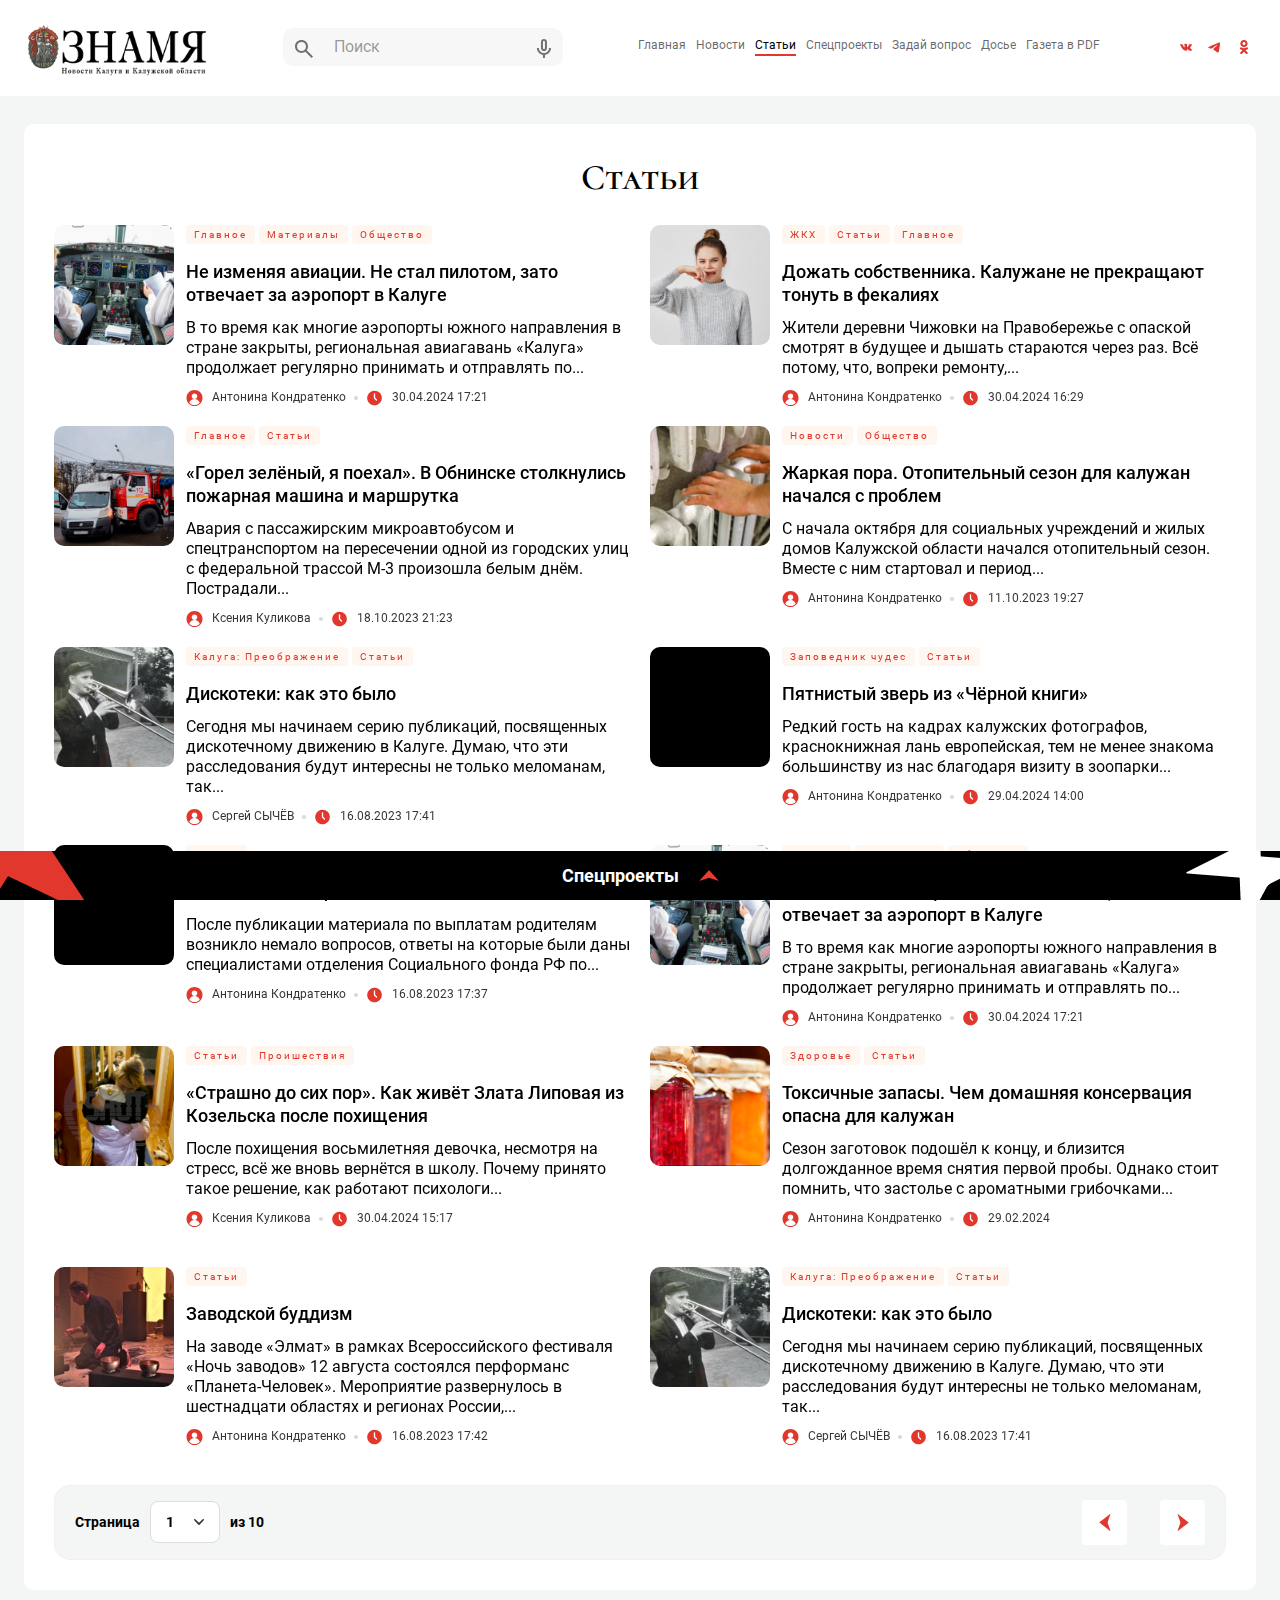
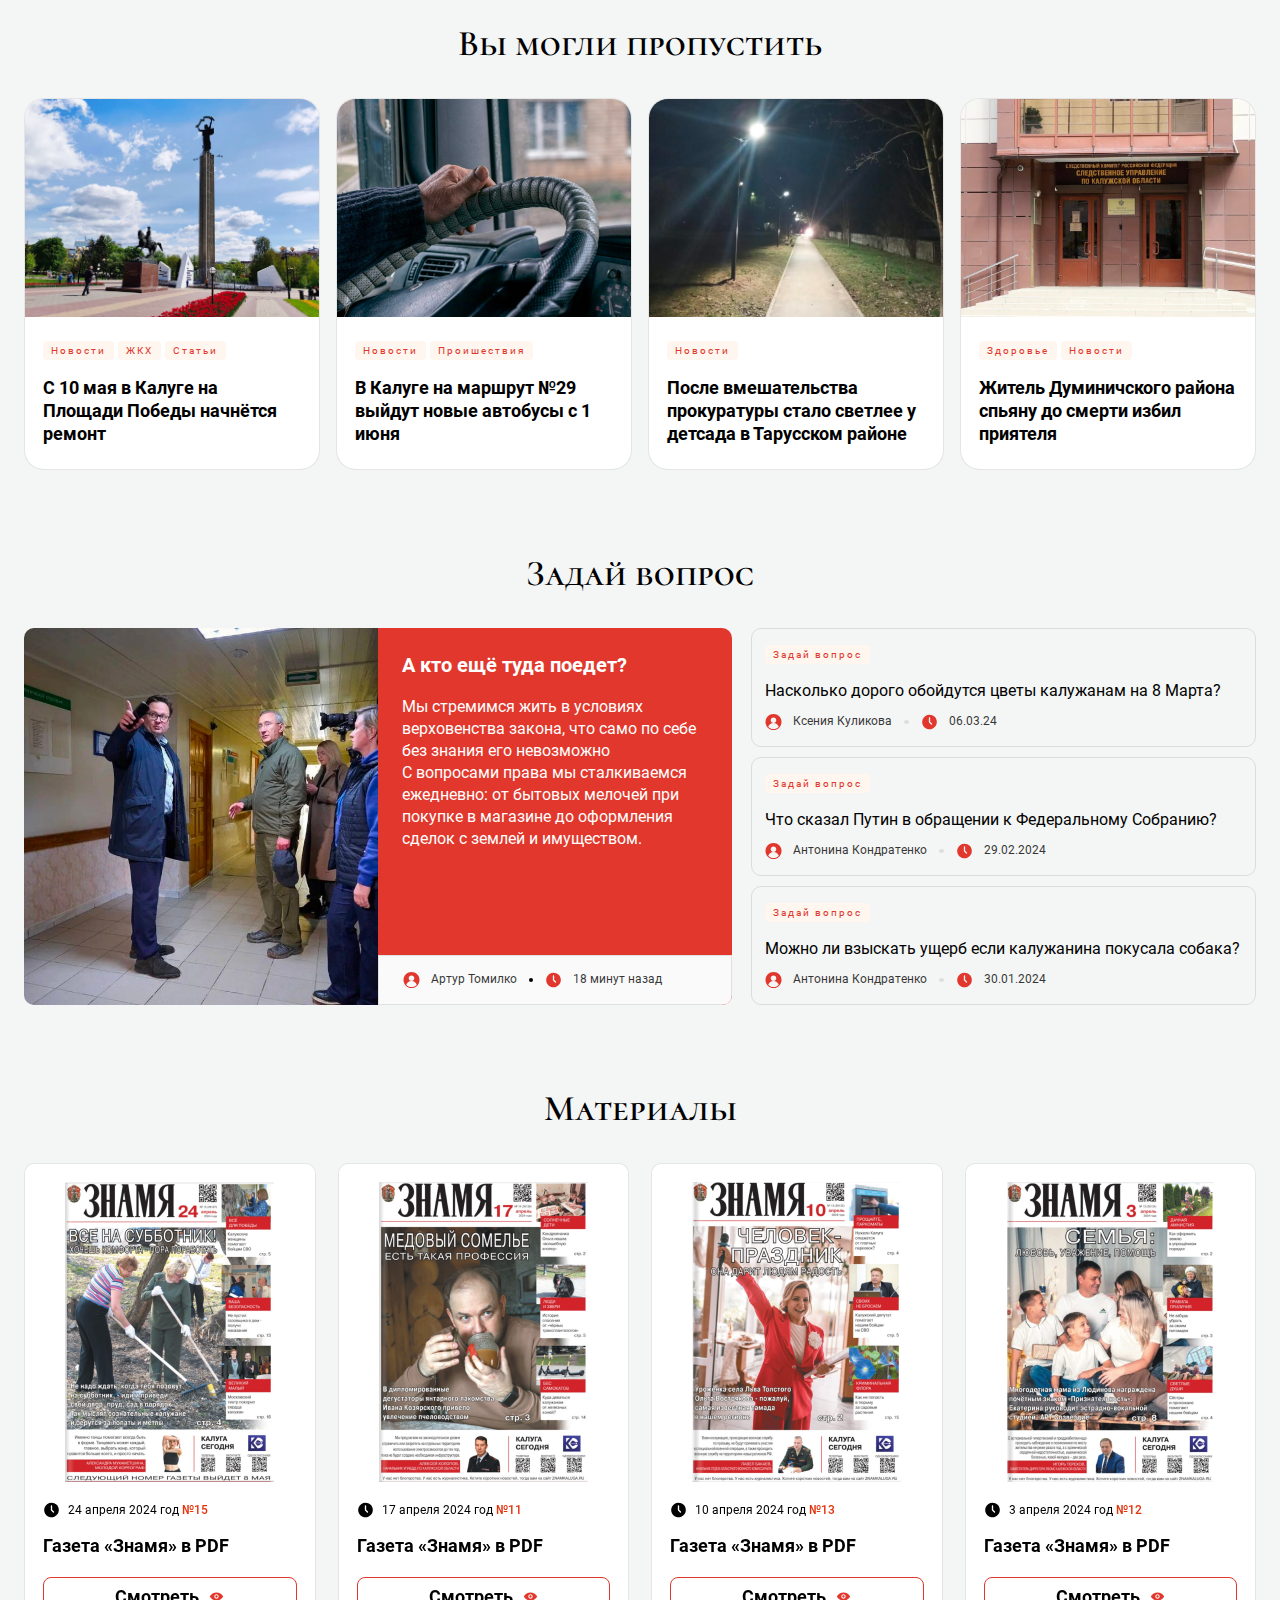
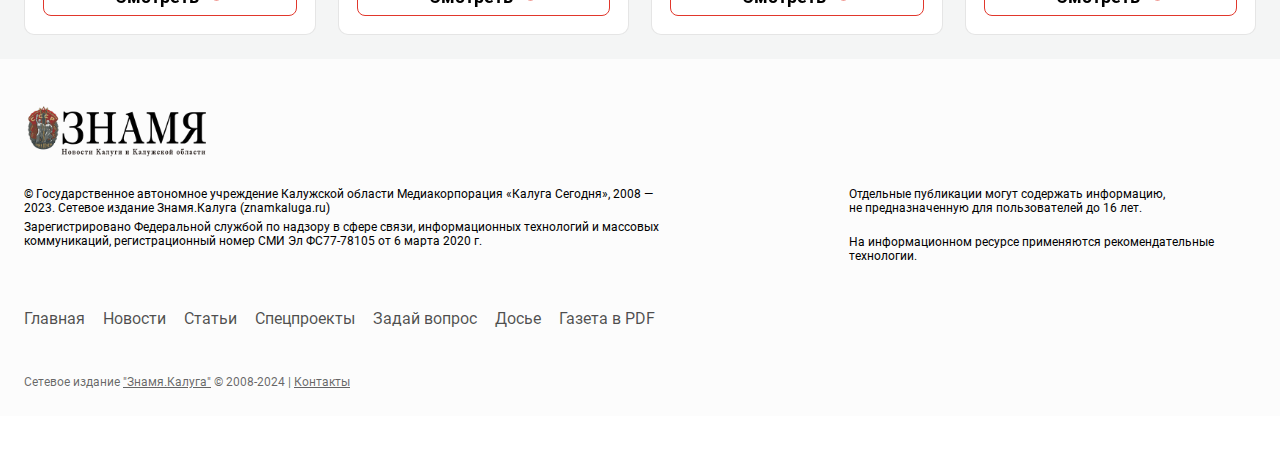
<file: articles.html>
<!DOCTYPE html>
<html lang="ru">
<head>
    <meta charset="UTF-8">
    <meta http-equiv="X-UA-Compatible" content="IE=edge">
    <meta name="viewport" content="width=device-width, initial-scale=1.0">
    <title>Статьи</title>
    <link rel="stylesheet" href="assets/css/plugin/bootstrap.css">
    <link rel="stylesheet" href="assets/css/plugin/swiper.css">
    <link rel="stylesheet" href="assets/css/main.css">
</head>
<body>

    <header>
        <div class="container">
            <div class="row">
                <div class="col-12 d-flex justify-content-between align-items-center position-relative">
                    <a href="./index.html" class="header-logo">
                        <img src="assets/img/png/logo.png" alt="" class="">
                    </a>
                    <div class="search">
                        <div class="search-inp">
                            <input type="text" class="search_inp" placeholder="Поиск">
                            <span class="search-btn">
                                <svg width="18" height="19" viewBox="0 0 18 19" fill="none" xmlns="http://www.w3.org/2000/svg">
                                    <path d="M16.6 18.9539L10.3 12.6539C9.8 13.0539 9.225 13.3705 8.575 13.6039C7.925 13.8372 7.23333 13.9539 6.5 13.9539C4.68333 13.9539 3.146 13.3249 1.888 12.0669C0.629333 10.8082 0 9.27052 0 7.45386C0 5.63719 0.629333 4.09952 1.888 2.84086C3.146 1.58286 4.68333 0.953857 6.5 0.953857C8.31667 0.953857 9.85433 1.58286 11.113 2.84086C12.371 4.09952 13 5.63719 13 7.45386C13 8.18719 12.8833 8.87886 12.65 9.52886C12.4167 10.1789 12.1 10.7539 11.7 11.2539L18 17.5539L16.6 18.9539ZM6.5 11.9539C7.75 11.9539 8.81267 11.5165 9.688 10.6419C10.5627 9.76652 11 8.70386 11 7.45386C11 6.20386 10.5627 5.14119 9.688 4.26586C8.81267 3.39119 7.75 2.95386 6.5 2.95386C5.25 2.95386 4.18733 3.39119 3.312 4.26586C2.43733 5.14119 2 6.20386 2 7.45386C2 8.70386 2.43733 9.76652 3.312 10.6419C4.18733 11.5165 5.25 11.9539 6.5 11.9539Z" fill="#727272"/>
                                </svg>
                            </span>
                            <span class="search-voice">
                                <svg width="15" height="21" viewBox="0 0 15 21" fill="none" xmlns="http://www.w3.org/2000/svg">
                                    <path d="M7.95463 13.0076C7.11809 13.0076 6.40704 12.7149 5.82146 12.1293C5.23589 11.5437 4.9431 10.8327 4.9431 9.99612V3.97307C4.9431 3.13654 5.23589 2.42548 5.82146 1.83991C6.40704 1.25433 7.11809 0.961548 7.95463 0.961548C8.79116 0.961548 9.50222 1.25433 10.0878 1.83991C10.6734 2.42548 10.9662 3.13654 10.9662 3.97307V9.99612C10.9662 10.8327 10.6734 11.5437 10.0878 12.1293C9.50222 12.7149 8.79116 13.0076 7.95463 13.0076ZM6.95078 20.0345V16.9477C5.21079 16.7135 3.77195 15.9355 2.63426 14.6138C1.49658 13.2921 0.927734 11.7528 0.927734 9.99612H2.93542C2.93542 11.3848 3.42496 12.5683 4.40404 13.5467C5.38245 14.5258 6.56598 15.0153 7.95463 15.0153C9.34327 15.0153 10.5271 14.5258 11.5062 13.5467C12.4846 12.5683 12.9738 11.3848 12.9738 9.99612H14.9815C14.9815 11.7528 14.4127 13.2921 13.275 14.6138C12.1373 15.9355 10.6985 16.7135 8.95847 16.9477V20.0345H6.95078ZM7.95463 11C8.23905 11 8.47763 10.9036 8.67037 10.7109C8.86243 10.5188 8.95847 10.2805 8.95847 9.99612V3.97307C8.95847 3.68865 8.86243 3.45007 8.67037 3.25733C8.47763 3.06527 8.23905 2.96923 7.95463 2.96923C7.6702 2.96923 7.43196 3.06527 7.23989 3.25733C7.04715 3.45007 6.95078 3.68865 6.95078 3.97307V9.99612C6.95078 10.2805 7.04715 10.5188 7.23989 10.7109C7.43196 10.9036 7.6702 11 7.95463 11Z" fill="#727272"/>
                                </svg>
                            </span>
                        </div>
                        <div class="search-info position-absolute">
                            <p class="search-info__title">Возможно вы ищите:</p>
                            <div class="d-flex flex-wrap">
                               <a href="#" class="search-info__link">Популярное</a>
                               <a href="#" class="search-info__link">Спецпроекты</a>
                            </div>
                        </div>
                    </div>
                    <ul class="header-nav d-none d-lg-flex">
                        <li><a href="./index.html">Главная</a></li>
                        <li><a href="./news.html">Новости</a></li>
                        <li class="active"><a href="./articles.html">Статьи</a></li>
                        <li><a href="./sp-projects.html">Спецпроекты</a></li>
                        <li><a href="./faq.html">Задай вопрос</a></li>
                        <li><a href="#">Досье</a></li>
                        <li><a href="./pdf.html">Газета в PDF</a></li>
                    </ul>
                    <div class="d-flex align-items-center">
                        <div class="header-social d-flex">
                            <a href="#">
                                <svg width="24" height="24" viewBox="0 0 24 24" fill="none" xmlns="http://www.w3.org/2000/svg">
                                    <circle cx="12" cy="12" r="8" fill="#E1372C"/>
                                    <path d="M12 0C9.62663 0 7.30655 0.703788 5.33316 2.02236C3.35977 3.34094 1.8217 5.21509 0.913451 7.4078C0.00519938 9.60051 -0.232441 12.0133 0.230582 14.3411C0.693605 16.6689 1.83649 18.8071 3.51472 20.4853C5.19295 22.1635 7.33115 23.3064 9.65892 23.7694C11.9867 24.2324 14.3995 23.9948 16.5922 23.0866C18.7849 22.1783 20.6591 20.6402 21.9776 18.6668C23.2962 16.6935 24 14.3734 24 12C24 8.8174 22.7357 5.76516 20.4853 3.51472C18.2348 1.26428 15.1826 0 12 0ZM17.5342 15.7453C17.2532 15.7847 15.8874 15.7453 15.8163 15.7453C15.4632 15.7488 15.1229 15.6133 14.869 15.3679C14.58 15.09 14.3195 14.7853 14.0432 14.4947C13.9597 14.4067 13.8694 14.3254 13.7732 14.2516C13.5474 14.0779 13.3247 14.1174 13.219 14.3826C13.1364 14.6702 13.0793 14.9645 13.0484 15.2621C13.0462 15.3243 13.0317 15.3855 13.0058 15.4421C12.9799 15.4987 12.9431 15.5497 12.8975 15.5921C12.8519 15.6344 12.7984 15.6674 12.74 15.6891C12.6817 15.7108 12.6196 15.7207 12.5574 15.7184C12.3711 15.7279 12.1847 15.7311 12 15.7184C11.3279 15.7157 10.666 15.5534 10.069 15.2447C9.42408 14.8844 8.86197 14.3927 8.41895 13.8016C7.7098 12.8658 7.0972 11.8607 6.59053 10.8016C6.56369 10.7495 6.03158 9.61737 6.01895 9.56368C5.98738 9.49004 5.98498 9.40714 6.01225 9.33179C6.03951 9.25645 6.0944 9.19428 6.1658 9.1579C6.26053 9.12158 8.01474 9.1579 8.04316 9.1579C8.17371 9.15605 8.3014 9.19617 8.40742 9.27235C8.51345 9.34853 8.59221 9.45674 8.63211 9.58105C8.95656 10.4101 9.3996 11.1877 9.94737 11.8895C10.0242 11.9829 10.1141 12.0648 10.2142 12.1326C10.24 12.1576 10.272 12.1753 10.3069 12.1838C10.3418 12.1924 10.3784 12.1914 10.4128 12.1811C10.4472 12.1708 10.4783 12.1516 10.5027 12.1253C10.5272 12.099 10.5443 12.0666 10.5521 12.0316C10.6216 11.8028 10.6625 11.5662 10.6737 11.3274C10.6832 10.8537 10.6737 10.5379 10.6468 10.0642C10.6564 9.90279 10.6019 9.74412 10.4952 9.62262C10.3885 9.50113 10.2382 9.42662 10.0768 9.41526C9.9379 9.39158 9.91895 9.27789 10.0153 9.16421C10.2 8.92895 10.4558 8.89105 10.7337 8.87684C11.1537 8.85316 11.5753 8.87684 11.9968 8.87684H12.0884C12.2735 8.87638 12.4582 8.8949 12.6395 8.93211C12.7455 8.95382 12.8417 9.0092 12.9136 9.09001C12.9856 9.17082 13.0296 9.27271 13.039 9.38053C13.0602 9.49984 13.0697 9.62094 13.0674 9.74211C13.0563 10.26 13.0311 10.7763 13.0247 11.2926C13.0209 11.4972 13.0394 11.7016 13.08 11.9021C13.1416 12.1768 13.3295 12.2463 13.5221 12.0474C13.7622 11.7892 13.9823 11.5131 14.1805 11.2216C14.5367 10.6921 14.8303 10.123 15.0553 9.52579C15.1768 9.21947 15.27 9.15158 15.6 9.15158H17.4616C17.5725 9.14988 17.6832 9.16424 17.79 9.19421C17.8276 9.20425 17.8628 9.22191 17.8933 9.2461C17.9239 9.2703 17.9491 9.30051 17.9674 9.33486C17.9858 9.36921 17.9969 9.40696 18.0001 9.44579C18.0032 9.48461 17.9984 9.52366 17.9858 9.56053C17.8773 9.95677 17.6905 10.3272 17.4363 10.65C17.0574 11.1868 16.6595 11.7095 16.2711 12.2384C16.2216 12.3058 16.1767 12.3765 16.1368 12.45C15.9916 12.7137 16.0026 12.8605 16.2126 13.0816C16.5505 13.4305 16.9121 13.7558 17.2374 14.1126C17.4769 14.3735 17.6935 14.6545 17.8847 14.9526C18.1247 15.3284 17.9779 15.6821 17.5342 15.7453Z" fill="white"/>
                                </svg>
                            </a>
                            <a href="#">
                                <svg width="22" height="22" viewBox="0 0 22 22" fill="none" xmlns="http://www.w3.org/2000/svg">
                                    <circle cx="11" cy="11" r="10" fill="#E1372C"/>
                                    <path fill-rule="evenodd" clip-rule="evenodd" d="M11 0C4.92508 0 0 4.92508 0 11C0 17.0749 4.92508 22 11 22C17.0749 22 22 17.0749 22 11C22 4.92508 17.0749 0 11 0ZM16.0987 7.48086C15.9332 9.22024 15.217 13.4411 14.8526 15.3893C14.6983 16.2138 14.3945 16.4901 14.1006 16.5172C13.4621 16.5761 12.977 16.0948 12.3582 15.6892C11.3902 15.0545 10.8432 14.6596 9.90344 14.0405C8.81719 13.3246 9.52145 12.9314 10.1402 12.2886C10.3022 12.1202 13.1166 9.56012 13.1712 9.32809C13.1781 9.29887 13.1845 9.19059 13.1201 9.13344C13.0556 9.07629 12.9607 9.09606 12.8923 9.11152C12.7952 9.13344 11.2484 10.1557 8.25258 12.1782C7.81344 12.4798 7.41598 12.6264 7.05934 12.6191C6.6666 12.6105 5.91121 12.3969 5.34961 12.2143C4.66082 11.9904 4.1134 11.8718 4.16109 11.4916C4.18559 11.2935 4.45844 11.0911 4.97922 10.884C8.18598 9.48664 10.3241 8.56582 11.394 8.12066C14.4491 6.85012 15.0838 6.62922 15.4975 6.62191C16.0158 6.61276 16.1409 7.04056 16.0987 7.48086Z" fill="white"/>
                                </svg>
                            </a>
                            <a href="#">
                                <img src="assets/img/svg/ok.svg" alt="">
                            </a>
                        </div>
    
                        <div class="search-button d-lg-none">
                            <svg width="18" height="19" viewBox="0 0 18 19" fill="none" xmlns="http://www.w3.org/2000/svg">
                                <path d="M16.6 18.9539L10.3 12.6539C9.8 13.0539 9.225 13.3705 8.575 13.6039C7.925 13.8372 7.23333 13.9539 6.5 13.9539C4.68333 13.9539 3.146 13.3249 1.888 12.0669C0.629333 10.8082 0 9.27052 0 7.45386C0 5.63719 0.629333 4.09952 1.888 2.84086C3.146 1.58286 4.68333 0.953857 6.5 0.953857C8.31667 0.953857 9.85433 1.58286 11.113 2.84086C12.371 4.09952 13 5.63719 13 7.45386C13 8.18719 12.8833 8.87886 12.65 9.52886C12.4167 10.1789 12.1 10.7539 11.7 11.2539L18 17.5539L16.6 18.9539ZM6.5 11.9539C7.75 11.9539 8.81267 11.5165 9.688 10.6419C10.5627 9.76652 11 8.70386 11 7.45386C11 6.20386 10.5627 5.14119 9.688 4.26586C8.81267 3.39119 7.75 2.95386 6.5 2.95386C5.25 2.95386 4.18733 3.39119 3.312 4.26586C2.43733 5.14119 2 6.20386 2 7.45386C2 8.70386 2.43733 9.76652 3.312 10.6419C4.18733 11.5165 5.25 11.9539 6.5 11.9539Z" fill="#727272"/>
                            </svg>
                        </div>
    
                        <div class="menu-btn d-lg-none">
                            <img src="assets/img/svg/menu.svg" alt="">
                            <img src="assets/img/svg/close.svg" alt="">
                        </div>
                    </div>

                </div>
            </div>
        </div>
        <div class="menu">
            <div class="container">
                <div class="row">
                    <div class="col-12">
                        <ul class="menu-nav">
                            <li><a href="./index.html"><span>Главная</span> <img src="assets/img/svg/arrow-mini.svg" alt=""> </a></li>
                            <li><a href="./news.html"><span>Новости</span> <img src="assets/img/svg/arrow-mini.svg" alt=""> </a></li>
                            <li class="active"><a href="./articles.html"><span>Статьи</span> <img src="assets/img/svg/arrow-mini.svg" alt=""> </a></li>
                            <li><a href="./sp-projects.html"><span>Спецпроекты</span> <img src="assets/img/svg/arrow-mini.svg" alt=""> </a></li>
                            <li><a href="./faq.html"><span>Задай вопрос</span> <img src="assets/img/svg/arrow-mini.svg" alt=""> </a></li>
                            <li><a href="#"><span>Досье</span> <img src="assets/img/svg/arrow-mini.svg" alt=""> </a></li>
                            <li><a href="./pdf.html"><span>Газета в PDF</span> <img src="assets/img/svg/arrow-mini.svg" alt=""> </a></li>
                        </ul>
                    </div>
                </div>
            </div>
        </div>
    </header>

    <main>
        <div class="posts">
            <div class="container">
                <div class="row">
                    <div class="col-12">
                        <div class="posts-box">
                            <h1 class="title-text text-center">Статьи</h1>

                            <div class="swiper swiper-posts">
                                <div class="swiper-wrapper">
                                    <div class="swiper-slide">
                                        <div class="post d-flex">
                                            <a href="#">
                                                <img src="assets/img/png/a1.png" alt="" class="post-img">
                                            </a>
                                            <div class="d-flex flex-column justify-content-between">
                                                <div class="">
                                                    <div class="d-flex flex-wrap">
                                                        <div class="hashtag">Главное</div>
                                                        <div class="hashtag">Материалы</div>
                                                        <div class="hashtag">Общество</div>
                                                    </div>
                                                    <a href="#" class="post-link">Не изменяя авиации. Не стал пилотом, зато отвечает за аэропорт в Калуге</a>
                                                    <p class="post-text">В то время как многие аэропорты южного направления в стране закрыты, региональная авиагавань «Калуга» продолжает регулярно принимать и отправлять по...</p>
                                                </div>
                                                <div class="d-flex align-items-center position-relative z-2">
                                                    <div class="info">
                                                        <img src="assets/img/svg/login2.svg" alt="">
                                                        <span>Антонина Кондратенко</span>
                                                    </div>
                                                    <div class="circle"></div>
                                                    <div class="info">
                                                        <img src="assets/img/svg/time2.svg" alt="">
                                                        <span>30.04.2024 17:21</span>
                                                    </div>
                                                </div>
                                            </div>
                                        </div>
                                    </div>
                                    <div class="swiper-slide">
                                        <div class="post d-flex">
                                            <a href="#">
                                                <img src="assets/img/png/a2.png" alt="" class="post-img">
                                            </a>
                                            <div class="d-flex flex-column justify-content-between">
                                                <div class="">
                                                    <div class="d-flex flex-wrap">
                                                        <div class="hashtag">ЖКХ</div>
                                                        <div class="hashtag">Статьи</div>
                                                        <div class="hashtag">Главное</div>
                                                    </div>
                                                    <a href="#" class="post-link">Дожать собственника. Калужане не прекращают тонуть в фекалиях</a>
                                                    <p class="post-text">Жители деревни Чижовки на Правобережье с опаской смотрят в будущее и дышать стараются через раз. Всё потому, что, вопреки ремонту,...</p>
                                                </div>
                                                <div class="d-flex align-items-center position-relative z-2">
                                                    <div class="info">
                                                        <img src="assets/img/svg/login2.svg" alt="">
                                                        <span>Антонина Кондратенко</span>
                                                    </div>
                                                    <div class="circle"></div>
                                                    <div class="info">
                                                        <img src="assets/img/svg/time2.svg" alt="">
                                                        <span>30.04.2024 16:29</span>
                                                    </div>
                                                </div>
                                            </div>
                                        </div>
                                    </div>
                                    <div class="swiper-slide">
                                        <div class="post d-flex">
                                            <a href="#">
                                                <img src="assets/img/png/a3.png" alt="" class="post-img">
                                            </a>
                                            <div class="d-flex flex-column justify-content-between">
                                                <div class="">
                                                    <div class="d-flex flex-wrap">
                                                        <div class="hashtag">Статьи</div>
                                                        <div class="hashtag">Проишествия</div>
                                                    </div>
                                                    <a href="#" class="post-link">«Страшно до сих пор». Как живёт Злата Липовая из Козельска после похищения</a>
                                                    <p class="post-text">После похищения восьмилетняя девочка, несмотря на стресс, всё же вновь вернётся в школу. Почему принято такое решение, как работают психологи...</p>
                                                </div>
                                                <div class="d-flex align-items-center position-relative z-2">
                                                    <div class="info">
                                                        <img src="assets/img/svg/login2.svg" alt="">
                                                        <span>Ксения Куликова</span>
                                                    </div>
                                                    <div class="circle"></div>
                                                    <div class="info">
                                                        <img src="assets/img/svg/time2.svg" alt="">
                                                        <span>30.04.2024 15:17</span>
                                                    </div>
                                                </div>
                                            </div>
                                        </div>
                                    </div>
                                    <div class="swiper-slide">
                                        <div class="post d-flex">
                                            <a href="#">
                                                <img src="assets/img/png/a4.png" alt="" class="post-img">
                                            </a>
                                            <div class="d-flex flex-column justify-content-between">
                                                <div class="">
                                                    <div class="d-flex flex-wrap">
                                                        <div class="hashtag">Здоровье</div>
                                                        <div class="hashtag">Статьи</div>
                                                    </div>
                                                    <a href="#" class="post-link">Токсичные запасы. Чем домашняя консервация опасна для калужан</a>
                                                    <p class="post-text">Сезон заготовок подошёл к концу, и близится долгожданное время снятия первой пробы. Однако стоит помнить, что застолье с ароматными грибочками...</p>
                                                </div>
                                                <div class="d-flex align-items-center position-relative z-2">
                                                    <div class="info">
                                                        <img src="assets/img/svg/login2.svg" alt="">
                                                        <span>Антонина Кондратенко</span>
                                                    </div>
                                                    <div class="circle"></div>
                                                    <div class="info">
                                                        <img src="assets/img/svg/time2.svg" alt="">
                                                        <span>29.02.2024</span>
                                                    </div>
                                                </div>
                                            </div>
                                        </div>
                                    </div>
                                    <div class="swiper-slide">
                                        <div class="post d-flex">
                                            <a href="#">
                                                <img src="assets/img/png/a5.png" alt="" class="post-img">
                                            </a>
                                            <div class="d-flex flex-column justify-content-between">
                                                <div class="">
                                                    <div class="d-flex flex-wrap">
                                                        <div class="hashtag">Главное </div>
                                                        <div class="hashtag">Статьи</div>
                                                    </div>
                                                    <a href="#" class="post-link">«Горел зелёный, я поехал». В Обнинске столкнулись пожарная машина и маршрутка</a>
                                                    <p class="post-text">Авария с пассажирским микроавтобусом и спецтранспортом на пересечении одной из городских улиц с федеральной трассой М-3 произошла белым днём. Пострадали...</p>
                                                </div>
                                                <div class="d-flex align-items-center position-relative z-2">
                                                    <div class="info">
                                                        <img src="assets/img/svg/login2.svg" alt="">
                                                        <span>Ксения Куликова</span>
                                                    </div>
                                                    <div class="circle"></div>
                                                    <div class="info">
                                                        <img src="assets/img/svg/time2.svg" alt="">
                                                        <span>18.10.2023 21:23</span>
                                                    </div>
                                                </div>
                                            </div>
                                        </div>
                                    </div>
                                    <div class="swiper-slide">
                                        <div class="post d-flex">
                                            <a href="#">
                                                <img src="assets/img/png/a6.png" alt="" class="post-img">
                                            </a>
                                            <div class="d-flex flex-column justify-content-between">
                                                <div class="">
                                                    <div class="d-flex flex-wrap">
                                                        <div class="hashtag">Новости</div>
                                                        <div class="hashtag">Общество</div>
                                                    </div>
                                                    <a href="#" class="post-link">Жаркая пора. Отопительный сезон для калужан начался с проблем</a>
                                                    <p class="post-text">С начала октября для социальных учреждений и жилых домов Калужской области начался отопительный сезон. Вместе с ним стартовал и период...</p>
                                                </div>
                                                <div class="d-flex align-items-center position-relative z-2">
                                                    <div class="info">
                                                        <img src="assets/img/svg/login2.svg" alt="">
                                                        <span>Антонина Кондратенко</span>
                                                    </div>
                                                    <div class="circle"></div>
                                                    <div class="info">
                                                        <img src="assets/img/svg/time2.svg" alt="">
                                                        <span>11.10.2023 19:27</span>
                                                    </div>
                                                </div>
                                            </div>
                                        </div>
                                    </div>
                                    <div class="swiper-slide">
                                        <div class="post d-flex">
                                            <a href="#">
                                                <img src="assets/img/png/a7.png" alt="" class="post-img">
                                            </a>
                                            <div class="d-flex flex-column justify-content-between">
                                                <div class="">
                                                    <div class="d-flex flex-wrap">
                                                        <div class="hashtag">Статьи</div>
                                                    </div>
                                                    <a href="#" class="post-link">Рельеф родины</a>
                                                    <p class="post-text">Яркие и радостные произведения калужских авторов порадуют вас на экспозиции «Образ родины» в Выставочном зале Союза художников. Живопись, графика, резьба....</p>
                                                </div>
                                                <div class="d-flex align-items-center position-relative z-2">
                                                    <div class="info">
                                                        <img src="assets/img/svg/login2.svg" alt="">
                                                        <span>Антонина Кондратенко</span>
                                                    </div>
                                                    <div class="circle"></div>
                                                    <div class="info">
                                                        <img src="assets/img/svg/time2.svg" alt="">
                                                        <span>16.08.2023 17:44</span>
                                                    </div>
                                                </div>
                                            </div>
                                        </div>
                                    </div>
                                    <div class="swiper-slide">
                                        <div class="post d-flex">
                                            <a href="#">
                                                <img src="assets/img/png/a8.png" alt="" class="post-img">
                                            </a>
                                            <div class="d-flex flex-column justify-content-between">
                                                <div class="">
                                                    <div class="d-flex flex-wrap">
                                                        <div class="hashtag">Статьи</div>
                                                    </div>
                                                    <a href="#" class="post-link">Заводской буддизм</a>
                                                    <p class="post-text">На заводе «Элмат» в рамках Всероссийского фестиваля «Ночь заводов» 12 августа состоялся перформанс «Планета-Человек». Мероприятие развернулось в шестнадцати областях и регионах России,...</p>
                                                </div>
                                                <div class="d-flex align-items-center position-relative z-2">
                                                    <div class="info">
                                                        <img src="assets/img/svg/login2.svg" alt="">
                                                        <span>Антонина Кондратенко</span>
                                                    </div>
                                                    <div class="circle"></div>
                                                    <div class="info">
                                                        <img src="assets/img/svg/time2.svg" alt="">
                                                        <span>16.08.2023 17:42</span>
                                                    </div>
                                                </div>
                                            </div>
                                        </div>
                                    </div>
                                    <div class="swiper-slide">
                                        <div class="post d-flex">
                                            <a href="#">
                                                <img src="assets/img/png/a9.png" alt="" class="post-img">
                                            </a>
                                            <div class="d-flex flex-column justify-content-between">
                                                <div class="">
                                                    <div class="d-flex flex-wrap">
                                                        <div class="hashtag">Калуга: Преображение</div>
                                                        <div class="hashtag">Статьи</div>
                                                    </div>
                                                    <a href="#" class="post-link">Дискотеки: как это было</a>
                                                    <p class="post-text">Сегодня мы начинаем серию публикаций, посвященных дискотечному движению в Калуге. Думаю, что эти расследования будут интересны не только меломанам, так...</p>
                                                </div>
                                                <div class="d-flex align-items-center position-relative z-2">
                                                    <div class="info">
                                                        <img src="assets/img/svg/login2.svg" alt="">
                                                        <span>Сергей СЫЧЁВ</span>
                                                    </div>
                                                    <div class="circle"></div>
                                                    <div class="info">
                                                        <img src="assets/img/svg/time2.svg" alt="">
                                                        <span>16.08.2023 17:41</span>
                                                    </div>
                                                </div>
                                            </div>
                                        </div>
                                    </div>
                                    <div class="swiper-slide">
                                        <div class="post d-flex">
                                            <a href="#">
                                                <img src="assets/img/png/a10.png" alt="" class="post-img">
                                            </a>
                                            <div class="d-flex flex-column justify-content-between">
                                                <div class="">
                                                    <div class="d-flex flex-wrap">
                                                        <div class="hashtag">Заповедник чудес</div>
                                                        <div class="hashtag">Статьи</div>
                                                    </div>
                                                    <a href="#" class="post-link">Пятнистый зверь из «Чёрной книги»</a>
                                                    <p class="post-text">Редкий гость на кадрах калужских фотографов, краснокнижная лань европейская, тем не менее знакома большинству из нас благодаря визиту в зоопарки...</p>
                                                </div>
                                                <div class="d-flex align-items-center position-relative z-2">
                                                    <div class="info">
                                                        <img src="assets/img/svg/login2.svg" alt="">
                                                        <span>Антонина Кондратенко</span>
                                                    </div>
                                                    <div class="circle"></div>
                                                    <div class="info">
                                                        <img src="assets/img/svg/time2.svg" alt="">
                                                        <span>29.04.2024 14:00</span>
                                                    </div>
                                                </div>
                                            </div>
                                        </div>
                                    </div>
                                    <div class="swiper-slide">
                                        <div class="post d-flex">
                                            <a href="#">
                                                <img src="assets/img/png/a11.png" alt="" class="post-img">
                                            </a>
                                            <div class="d-flex flex-column justify-content-between">
                                                <div class="">
                                                    <div class="d-flex flex-wrap">
                                                        <div class="hashtag">Статьи</div>
                                                    </div>
                                                    <a href="#" class="post-link">Четыре счастья Тимохиных</a>
                                                    <p class="post-text">«Счастье – это когда тебя обнимают много детских любящих рук» – так считают родители Евгений и Юлия Тимохины из села...</p>
                                                </div>
                                                <div class="d-flex align-items-center position-relative z-2">
                                                    <div class="info">
                                                        <img src="assets/img/svg/login2.svg" alt="">
                                                        <span>Антонина Кондратенко</span>
                                                    </div>
                                                    <div class="circle"></div>
                                                    <div class="info">
                                                        <img src="assets/img/svg/time2.svg" alt="">
                                                        <span>09.02.2024 12:46</span>
                                                    </div>
                                                </div>
                                            </div>
                                        </div>
                                    </div>
                                    <div class="swiper-slide">
                                        <div class="post d-flex">
                                            <a href="#">
                                                <img src="assets/img/png/a12.png" alt="" class="post-img">
                                            </a>
                                            <div class="d-flex flex-column justify-content-between">
                                                <div class="">
                                                    <div class="d-flex flex-wrap">
                                                        <div class="hashtag">Статьи</div>
                                                    </div>
                                                    <a href="#" class="post-link">Мамам в помощь-2</a>
                                                    <p class="post-text">После публикации материала по выплатам родителям возникло немало вопросов, ответы на которые были даны специалистами отделения Социального фонда РФ по...</p>
                                                </div>
                                                <div class="d-flex align-items-center position-relative z-2">
                                                    <div class="info">
                                                        <img src="assets/img/svg/login2.svg" alt="">
                                                        <span>Антонина Кондратенко</span>
                                                    </div>
                                                    <div class="circle"></div>
                                                    <div class="info">
                                                        <img src="assets/img/svg/time2.svg" alt="">
                                                        <span>16.08.2023 17:37</span>
                                                    </div>
                                                </div>
                                            </div>
                                        </div>
                                    </div>
                                    <div class="swiper-slide">
                                        <div class="post d-flex">
                                            <a href="#">
                                                <img src="assets/img/png/a12.png" alt="" class="post-img">
                                            </a>
                                            <div class="d-flex flex-column justify-content-between">
                                                <div class="">
                                                    <div class="d-flex flex-wrap">
                                                        <div class="hashtag">Статьи</div>
                                                    </div>
                                                    <a href="#" class="post-link">Мамам в помощь-2</a>
                                                    <p class="post-text">После публикации материала по выплатам родителям возникло немало вопросов, ответы на которые были даны специалистами отделения Социального фонда РФ по...</p>
                                                </div>
                                                <div class="d-flex align-items-center position-relative z-2">
                                                    <div class="info">
                                                        <img src="assets/img/svg/login2.svg" alt="">
                                                        <span>Антонина Кондратенко</span>
                                                    </div>
                                                    <div class="circle"></div>
                                                    <div class="info">
                                                        <img src="assets/img/svg/time2.svg" alt="">
                                                        <span>16.08.2023 17:37</span>
                                                    </div>
                                                </div>
                                            </div>
                                        </div>
                                    </div>
                                    <div class="swiper-slide">
                                        <div class="post d-flex">
                                            <a href="#">
                                                <img src="assets/img/png/a1.png" alt="" class="post-img">
                                            </a>
                                            <div class="d-flex flex-column justify-content-between">
                                                <div class="">
                                                    <div class="d-flex flex-wrap">
                                                        <div class="hashtag">Главное</div>
                                                        <div class="hashtag">Материалы</div>
                                                        <div class="hashtag">Общество</div>
                                                    </div>
                                                    <a href="#" class="post-link">Не изменяя авиации. Не стал пилотом, зато отвечает за аэропорт в Калуге</a>
                                                    <p class="post-text">В то время как многие аэропорты южного направления в стране закрыты, региональная авиагавань «Калуга» продолжает регулярно принимать и отправлять по...</p>
                                                </div>
                                                <div class="d-flex align-items-center position-relative z-2">
                                                    <div class="info">
                                                        <img src="assets/img/svg/login2.svg" alt="">
                                                        <span>Антонина Кондратенко</span>
                                                    </div>
                                                    <div class="circle"></div>
                                                    <div class="info">
                                                        <img src="assets/img/svg/time2.svg" alt="">
                                                        <span>30.04.2024 17:21</span>
                                                    </div>
                                                </div>
                                            </div>
                                        </div>
                                    </div>
                                    <div class="swiper-slide">
                                        <div class="post d-flex">
                                            <a href="#">
                                                <img src="assets/img/png/a2.png" alt="" class="post-img">
                                            </a>
                                            <div class="d-flex flex-column justify-content-between">
                                                <div class="">
                                                    <div class="d-flex flex-wrap">
                                                        <div class="hashtag">ЖКХ</div>
                                                        <div class="hashtag">Статьи</div>
                                                        <div class="hashtag">Главное</div>
                                                    </div>
                                                    <a href="#" class="post-link">Дожать собственника. Калужане не прекращают тонуть в фекалиях</a>
                                                    <p class="post-text">Жители деревни Чижовки на Правобережье с опаской смотрят в будущее и дышать стараются через раз. Всё потому, что, вопреки ремонту,...</p>
                                                </div>
                                                <div class="d-flex align-items-center position-relative z-2">
                                                    <div class="info">
                                                        <img src="assets/img/svg/login2.svg" alt="">
                                                        <span>Антонина Кондратенко</span>
                                                    </div>
                                                    <div class="circle"></div>
                                                    <div class="info">
                                                        <img src="assets/img/svg/time2.svg" alt="">
                                                        <span>30.04.2024 16:29</span>
                                                    </div>
                                                </div>
                                            </div>
                                        </div>
                                    </div>
                                    <div class="swiper-slide">
                                        <div class="post d-flex">
                                            <a href="#">
                                                <img src="assets/img/png/a6.png" alt="" class="post-img">
                                            </a>
                                            <div class="d-flex flex-column justify-content-between">
                                                <div class="">
                                                    <div class="d-flex flex-wrap">
                                                        <div class="hashtag">Новости</div>
                                                        <div class="hashtag">Общество</div>
                                                    </div>
                                                    <a href="#" class="post-link">Жаркая пора. Отопительный сезон для калужан начался с проблем</a>
                                                    <p class="post-text">С начала октября для социальных учреждений и жилых домов Калужской области начался отопительный сезон. Вместе с ним стартовал и период...</p>
                                                </div>
                                                <div class="d-flex align-items-center position-relative z-2">
                                                    <div class="info">
                                                        <img src="assets/img/svg/login2.svg" alt="">
                                                        <span>Антонина Кондратенко</span>
                                                    </div>
                                                    <div class="circle"></div>
                                                    <div class="info">
                                                        <img src="assets/img/svg/time2.svg" alt="">
                                                        <span>11.10.2023 19:27</span>
                                                    </div>
                                                </div>
                                            </div>
                                        </div>
                                    </div>
                                    <div class="swiper-slide">
                                        <div class="post d-flex">
                                            <a href="#">
                                                <img src="assets/img/png/a3.png" alt="" class="post-img">
                                            </a>
                                            <div class="d-flex flex-column justify-content-between">
                                                <div class="">
                                                    <div class="d-flex flex-wrap">
                                                        <div class="hashtag">Статьи</div>
                                                        <div class="hashtag">Проишествия</div>
                                                    </div>
                                                    <a href="#" class="post-link">«Страшно до сих пор». Как живёт Злата Липовая из Козельска после похищения</a>
                                                    <p class="post-text">После похищения восьмилетняя девочка, несмотря на стресс, всё же вновь вернётся в школу. Почему принято такое решение, как работают психологи...</p>
                                                </div>
                                                <div class="d-flex align-items-center position-relative z-2">
                                                    <div class="info">
                                                        <img src="assets/img/svg/login2.svg" alt="">
                                                        <span>Ксения Куликова</span>
                                                    </div>
                                                    <div class="circle"></div>
                                                    <div class="info">
                                                        <img src="assets/img/svg/time2.svg" alt="">
                                                        <span>30.04.2024 15:17</span>
                                                    </div>
                                                </div>
                                            </div>
                                        </div>
                                    </div>
                                    <div class="swiper-slide">
                                        <div class="post d-flex">
                                            <a href="#">
                                                <img src="assets/img/png/a4.png" alt="" class="post-img">
                                            </a>
                                            <div class="d-flex flex-column justify-content-between">
                                                <div class="">
                                                    <div class="d-flex flex-wrap">
                                                        <div class="hashtag">Здоровье</div>
                                                        <div class="hashtag">Статьи</div>
                                                    </div>
                                                    <a href="#" class="post-link">Токсичные запасы. Чем домашняя консервация опасна для калужан</a>
                                                    <p class="post-text">Сезон заготовок подошёл к концу, и близится долгожданное время снятия первой пробы. Однако стоит помнить, что застолье с ароматными грибочками...</p>
                                                </div>
                                                <div class="d-flex align-items-center position-relative z-2">
                                                    <div class="info">
                                                        <img src="assets/img/svg/login2.svg" alt="">
                                                        <span>Антонина Кондратенко</span>
                                                    </div>
                                                    <div class="circle"></div>
                                                    <div class="info">
                                                        <img src="assets/img/svg/time2.svg" alt="">
                                                        <span>29.02.2024</span>
                                                    </div>
                                                </div>
                                            </div>
                                        </div>
                                    </div>
                                    <div class="swiper-slide">
                                        <div class="post d-flex">
                                            <a href="#">
                                                <img src="assets/img/png/a5.png" alt="" class="post-img">
                                            </a>
                                            <div class="d-flex flex-column justify-content-between">
                                                <div class="">
                                                    <div class="d-flex flex-wrap">
                                                        <div class="hashtag">Главное </div>
                                                        <div class="hashtag">Статьи</div>
                                                    </div>
                                                    <a href="#" class="post-link">«Горел зелёный, я поехал». В Обнинске столкнулись пожарная машина и маршрутка</a>
                                                    <p class="post-text">Авария с пассажирским микроавтобусом и спецтранспортом на пересечении одной из городских улиц с федеральной трассой М-3 произошла белым днём. Пострадали...</p>
                                                </div>
                                                <div class="d-flex align-items-center position-relative z-2">
                                                    <div class="info">
                                                        <img src="assets/img/svg/login2.svg" alt="">
                                                        <span>Ксения Куликова</span>
                                                    </div>
                                                    <div class="circle"></div>
                                                    <div class="info">
                                                        <img src="assets/img/svg/time2.svg" alt="">
                                                        <span>18.10.2023 21:23</span>
                                                    </div>
                                                </div>
                                            </div>
                                        </div>
                                    </div>
                                    <div class="swiper-slide">
                                        <div class="post d-flex">
                                            <a href="#">
                                                <img src="assets/img/png/a7.png" alt="" class="post-img">
                                            </a>
                                            <div class="d-flex flex-column justify-content-between">
                                                <div class="">
                                                    <div class="d-flex flex-wrap">
                                                        <div class="hashtag">Статьи</div>
                                                    </div>
                                                    <a href="#" class="post-link">Рельеф родины</a>
                                                    <p class="post-text">Яркие и радостные произведения калужских авторов порадуют вас на экспозиции «Образ родины» в Выставочном зале Союза художников. Живопись, графика, резьба....</p>
                                                </div>
                                                <div class="d-flex align-items-center position-relative z-2">
                                                    <div class="info">
                                                        <img src="assets/img/svg/login2.svg" alt="">
                                                        <span>Антонина Кондратенко</span>
                                                    </div>
                                                    <div class="circle"></div>
                                                    <div class="info">
                                                        <img src="assets/img/svg/time2.svg" alt="">
                                                        <span>16.08.2023 17:44</span>
                                                    </div>
                                                </div>
                                            </div>
                                        </div>
                                    </div>
                                    <div class="swiper-slide">
                                        <div class="post d-flex">
                                            <a href="#">
                                                <img src="assets/img/png/a8.png" alt="" class="post-img">
                                            </a>
                                            <div class="d-flex flex-column justify-content-between">
                                                <div class="">
                                                    <div class="d-flex flex-wrap">
                                                        <div class="hashtag">Статьи</div>
                                                    </div>
                                                    <a href="#" class="post-link">Заводской буддизм</a>
                                                    <p class="post-text">На заводе «Элмат» в рамках Всероссийского фестиваля «Ночь заводов» 12 августа состоялся перформанс «Планета-Человек». Мероприятие развернулось в шестнадцати областях и регионах России,...</p>
                                                </div>
                                                <div class="d-flex align-items-center position-relative z-2">
                                                    <div class="info">
                                                        <img src="assets/img/svg/login2.svg" alt="">
                                                        <span>Антонина Кондратенко</span>
                                                    </div>
                                                    <div class="circle"></div>
                                                    <div class="info">
                                                        <img src="assets/img/svg/time2.svg" alt="">
                                                        <span>16.08.2023 17:42</span>
                                                    </div>
                                                </div>
                                            </div>
                                        </div>
                                    </div>
                                    <div class="swiper-slide">
                                        <div class="post d-flex">
                                            <a href="#">
                                                <img src="assets/img/png/a9.png" alt="" class="post-img">
                                            </a>
                                            <div class="d-flex flex-column justify-content-between">
                                                <div class="">
                                                    <div class="d-flex flex-wrap">
                                                        <div class="hashtag">Калуга: Преображение</div>
                                                        <div class="hashtag">Статьи</div>
                                                    </div>
                                                    <a href="#" class="post-link">Дискотеки: как это было</a>
                                                    <p class="post-text">Сегодня мы начинаем серию публикаций, посвященных дискотечному движению в Калуге. Думаю, что эти расследования будут интересны не только меломанам, так...</p>
                                                </div>
                                                <div class="d-flex align-items-center position-relative z-2">
                                                    <div class="info">
                                                        <img src="assets/img/svg/login2.svg" alt="">
                                                        <span>Сергей СЫЧЁВ</span>
                                                    </div>
                                                    <div class="circle"></div>
                                                    <div class="info">
                                                        <img src="assets/img/svg/time2.svg" alt="">
                                                        <span>16.08.2023 17:41</span>
                                                    </div>
                                                </div>
                                            </div>
                                        </div>
                                    </div>
                                    <div class="swiper-slide">
                                        <div class="post d-flex">
                                            <a href="#">
                                                <img src="assets/img/png/a10.png" alt="" class="post-img">
                                            </a>
                                            <div class="d-flex flex-column justify-content-between">
                                                <div class="">
                                                    <div class="d-flex flex-wrap">
                                                        <div class="hashtag">Заповедник чудес</div>
                                                        <div class="hashtag">Статьи</div>
                                                    </div>
                                                    <a href="#" class="post-link">Пятнистый зверь из «Чёрной книги»</a>
                                                    <p class="post-text">Редкий гость на кадрах калужских фотографов, краснокнижная лань европейская, тем не менее знакома большинству из нас благодаря визиту в зоопарки...</p>
                                                </div>
                                                <div class="d-flex align-items-center position-relative z-2">
                                                    <div class="info">
                                                        <img src="assets/img/svg/login2.svg" alt="">
                                                        <span>Антонина Кондратенко</span>
                                                    </div>
                                                    <div class="circle"></div>
                                                    <div class="info">
                                                        <img src="assets/img/svg/time2.svg" alt="">
                                                        <span>29.04.2024 14:00</span>
                                                    </div>
                                                </div>
                                            </div>
                                        </div>
                                    </div>
                                    <div class="swiper-slide">
                                        <div class="post d-flex">
                                            <a href="#">
                                                <img src="assets/img/png/a11.png" alt="" class="post-img">
                                            </a>
                                            <div class="d-flex flex-column justify-content-between">
                                                <div class="">
                                                    <div class="d-flex flex-wrap">
                                                        <div class="hashtag">Статьи</div>
                                                    </div>
                                                    <a href="#" class="post-link">Четыре счастья Тимохиных</a>
                                                    <p class="post-text">«Счастье – это когда тебя обнимают много детских любящих рук» – так считают родители Евгений и Юлия Тимохины из села...</p>
                                                </div>
                                                <div class="d-flex align-items-center position-relative z-2">
                                                    <div class="info">
                                                        <img src="assets/img/svg/login2.svg" alt="">
                                                        <span>Антонина Кондратенко</span>
                                                    </div>
                                                    <div class="circle"></div>
                                                    <div class="info">
                                                        <img src="assets/img/svg/time2.svg" alt="">
                                                        <span>09.02.2024 12:46</span>
                                                    </div>
                                                </div>
                                            </div>
                                        </div>
                                    </div>
                                </div>
                            </div>

                            <div class="controls d-flex align-items-center justify-content-between">
                                <div class="pagination-box d-flex align-items-center">
                                    <span class="d-none d-sm-block">Страница</span>
                                    <div class="pagination">
                                        <div class="pagination-head d-flex align-items-center justify-content-between">
                                            <span class="bullet-active">1</span>
                                            <svg width="10" height="6" viewBox="0 0 10 6" fill="none" xmlns="http://www.w3.org/2000/svg">
                                                <path d="M8.71655 0.232035C8.85799 0.0833867 9.04899 0 9.24803 0C9.44708 0 9.63807 0.0833867 9.77951 0.232035C9.84935 0.305029 9.9048 0.392037 9.94265 0.487995C9.98051 0.583952 10 0.686942 10 0.790971C10 0.895001 9.98051 0.99799 9.94265 1.09395C9.9048 1.18991 9.84935 1.27691 9.77951 1.34991L5.53202 5.76833C5.39026 5.91677 5.19913 6 5 6C4.80087 6 4.60974 5.91677 4.46798 5.76833L0.220486 1.34991C0.150654 1.27691 0.0951987 1.18991 0.057346 1.09395C0.0194934 0.99799 0 0.895001 0 0.790971C0 0.686942 0.0194934 0.583952 0.057346 0.487995C0.0951987 0.392037 0.150654 0.305029 0.220486 0.232035C0.361925 0.0833867 0.552923 0 0.751966 0C0.951008 0 1.14201 0.0833867 1.28345 0.232035L5.00163 3.8556L8.71655 0.232035Z" fill="#333333"/>
                                            </svg>
                                        </div>
                                        <div class="pagination-body">
                                            <ul class="bullets">
                                                <li class="bullet">1</li>
                                                <li class="bullet">2</li>
                                                <li class="bullet">3</li>
                                                <li class="bullet">4</li>
                                                <li class="bullet">5</li>
                                                <li class="bullet">6</li>
                                                <li class="bullet">7</li>
                                                <li class="bullet">8</li>
                                                <li class="bullet">9</li>
                                                <li class="bullet">10</li>
                                            </ul>
                                        </div>
                                    </div>
                                    <span>из <span class="all-bullet">10</span></span>
                                </div>

                                <div class="swiper-btn d-flex">
                                    <div class="prev swiper-posts-prev">
                                        <svg width="12" height="17" viewBox="0 0 12 17" fill="none" xmlns="http://www.w3.org/2000/svg">
                                            <path d="M0.698854 8.80131L11.1863 16.8918C11.4472 17.0893 11.566 17.0089 11.4517 16.7122L8.66766 8.98097C8.55339 8.68423 8.55446 8.20335 8.67005 7.90703L11.4493 0.288454C11.5649 -0.007834 11.4461 -0.089175 11.1839 0.106804L0.701247 8.08862C0.439061 8.28457 0.43799 8.60369 0.698854 8.80131Z" fill="#E1372C"/>
                                        </svg>
                                    </div>
                                    <div class="next swiper-posts-next">
                                        <svg width="12" height="17" viewBox="0 0 12 17" fill="none" xmlns="http://www.w3.org/2000/svg">
                                            <path d="M11.3011 8.19869L0.813666 0.108235C0.552833 -0.0893507 0.433969 -0.00892927 0.548299 0.287805L3.33234 8.01903C3.44661 8.31577 3.44554 8.79665 3.32995 9.09296L0.550691 16.7115C0.435101 17.0078 0.55387 17.0892 0.816088 16.8932L11.2988 8.91138C11.5609 8.71543 11.562 8.39631 11.3011 8.19869Z" fill="#E1372C"/>
                                        </svg>
                                    </div>
                                </div>
                            </div>
                        </div>
                    </div>
                </div>
            </div>
        </div>
        

        <div class="block2 m-0 p-0 bg-transparent">
            <div class="container position-relative z-2">
                <div class="row">
                    <div class="col-12">
                        <h2 class="title-text text-center">Вы могли пропустить</h2>
                    </div>
                </div>
                <div class="row">
                    <div class="col-12 d-flex justify-content-between flex-wrap">
                        <div class="block2-item">
                            <img src="assets/img/png/p1.png" alt="" class="item-img">
                            <div class="item-info">
                                <div class="d-flex flex-wrap">
                                    <div class="hashtag">Новости</div>
                                    <div class="hashtag">ЖКХ</div>
                                    <div class="hashtag">Статьи</div>
                                </div>
                                <a href="#" class="item-link">С 10 мая в Калуге на Площади Победы начнётся ремонт</a>
                            </div>
                        </div>
                        <div class="block2-item">
                            <img src="assets/img/png/p2.png" alt="" class="item-img">
                            <div class="item-info">
                                <div class="d-flex flex-wrap">
                                    <div class="hashtag">Новости</div>
                                    <div class="hashtag">Проишествия</div>
                                </div>
                                <a href="#" class="item-link">В Калуге на маршрут №29 выйдут новые автобусы с 1 июня</a>
                            </div>
                        </div>
                        <div class="block2-item">
                            <img src="assets/img/png/p3.png" alt="" class="item-img">
                            <div class="item-info">
                                <div class="d-flex flex-wrap">
                                    <div class="hashtag">Новости</div>
                                </div>
                                <a href="#" class="item-link">После вмешательства прокуратуры стало светлее у детсада в Тарусском районе</a>
                            </div>
                        </div>
                        <div class="block2-item">
                            <img src="assets/img/png/p4.png" alt="" class="item-img">
                            <div class="item-info">
                                <div class="d-flex flex-wrap">
                                    <div class="hashtag">Здоровье</div>
                                    <div class="hashtag">Новости</div>
                                </div>
                                <a href="#" class="item-link">Житель Думиничского района спьяну до смерти избил приятеля</a>
                            </div>
                        </div>
                    </div>
                </div>
            </div>
        </div>

        <div class="block4 ">
            <div class="container">
                <div class="row g-0">
                    <div class="col-12">
                        <h2 class="title-text text-center">Задай вопрос</h2>
                    </div>
                </div>
                <div class="row g-0">
                    <div class="col-12 d-flex justify-content-between flex-wrap">
                        <div class="block4-box d-flex flex-column flex-md-row">
                            <img src="assets/img/png/block4.png" alt="" class="block4-img">
                            <div class="box-info d-flex flex-column justify-content-between">
                                <div class="left">
                                    <h6 class="left-title">А кто ещё туда поедет?</h6>
                                    <p class="left-text">Мы стремимся жить в условиях верховенства закона, что само по себе без знания его невозможно </p>
                                    <p class="left-text">С вопросами права мы сталкиваемся ежедневно: от бытовых мелочей при покупке в магазине до оформления сделок с землей и имуществом.</p>
                                </div>
                                <div class="sub">
                                    <div class="d-flex align-items-center position-relative z-2">
                                        <div class="info">
                                            <img src="assets/img/svg/login2.svg" alt="">
                                            <span>Артур Томилко</span>
                                        </div>
                                        <div class="circle"></div>
                                        <div class="info">
                                            <img src="assets/img/svg/time2.svg" alt="">
                                            <span>18 минут назад</span>
                                        </div>
                                    </div>
                                </div>
                            </div>
                        </div>
                        <div class="block4-items d-flex flex-md-column justify-content-between">
                            <div class="block4-item d-flex flex-column align-items-start justify-content-between">
                                <div class="d-flex flex-column align-items-start">
                                    <div class="hashtag">Задай вопрос</div>
                                    <p>Насколько дорого обойдутся цветы калужанам на 8 Марта?</p>
                                </div>
                                <div class="d-flex align-items-center position-relative z-2">
                                    <div class="info">
                                        <img src="assets/img/svg/login2.svg" alt="">
                                        <span>Ксения Куликова</span>
                                    </div>
                                    <div class="circle"></div>
                                    <div class="info">
                                        <img src="assets/img/svg/time2.svg" alt="">
                                        <span>06.03.24</span>
                                    </div>
                                </div>
                            </div>
                            <div class="block4-item d-flex flex-column align-items-start justify-content-between">
                                <div class="d-flex flex-column align-items-start">
                                    <div class="hashtag">Задай вопрос</div>
                                    <p>Что сказал Путин в обращении к Федеральному Собранию?</p>
                                </div>
                                <div class="d-flex align-items-center position-relative z-2">
                                    <div class="info">
                                        <img src="assets/img/svg/login2.svg" alt="">
                                        <span>Антонина Кондратенко</span>
                                    </div>
                                    <div class="circle"></div>
                                    <div class="info">
                                        <img src="assets/img/svg/time2.svg" alt="">
                                        <span>29.02.2024</span>
                                    </div>
                                </div>
                            </div>
                            <div class="block4-item d-flex flex-column align-items-start justify-content-between">
                                <div class="d-flex flex-column align-items-start">
                                    <div class="hashtag">Задай вопрос</div>
                                    <p>Можно ли взыскать ущерб если калужанина покусала собака?</p>
                                </div>
                                <div class="d-flex align-items-center position-relative z-2">
                                    <div class="info">
                                        <img src="assets/img/svg/login2.svg" alt="">
                                        <span>Антонина Кондратенко</span>
                                    </div>
                                    <div class="circle"></div>
                                    <div class="info">
                                        <img src="assets/img/svg/time2.svg" alt="">
                                        <span>30.01.2024</span>
                                    </div>
                                </div>
                            </div>
                        </div>
                    </div>
                </div>
            </div>
        </div>

        <div class="block5 m-0 pb-4">
            <div class="container">
                <div class="row g-0">
                    <div class="col-12">
                        <h2 class="title-text text-center">Материалы</h2>
                    </div>
                </div>
                <div class="row g-0">
                    <div class="col-12">
                        <div class="swiper swiper-block5">
                            <div class="swiper-wrapper">
                                <div class="swiper-slide">
                                    <div class="block5-item">
                                        <div class="d-flex justify-content-center">
                                            <img src="assets/img/png/pdf1.png" alt="" class="item-img">
                                        </div>
                                        <div class="item-info">
                                            <div class="published d-flex align-items-center">
                                                <img src="assets/img/svg/time-black.svg" alt="" class="time">
                                                <p>
                                                    <span>24 апреля 2024 год</span>
                                                    <span class="number">№15</span>
                                                </p>
                                            </div>
                                        </div>
                                        <p class="item-name">Газета «Знамя» в PDF </p>
                                        <a href="#" class="item-link d-flex align-items-center justify-content-center">
                                            <span>Смотреть</span>
                                            <svg width="15" height="9" viewBox="0 0 15 9" fill="none" xmlns="http://www.w3.org/2000/svg">
                                                <path d="M7.4998 5.70005C8.16255 5.70005 8.6998 5.16279 8.6998 4.50005C8.6998 3.83731 8.16255 3.30005 7.4998 3.30005C6.83706 3.30005 6.2998 3.83731 6.2998 4.50005C6.2998 5.16279 6.83706 5.70005 7.4998 5.70005Z" fill="#E1372C"/>
                                                <path d="M14.05 4.25C13.4 3.1 12.45 2.2 11.35 1.5C10.15 0.85 8.85 0.5 7.5 0.5C6.15 0.5 4.85 0.85 3.65 1.55C2.55 2.2 1.6 3.15 0.95 4.3C0.85 4.45 0.85 4.65 0.95 4.8C1.6 5.95 2.55 6.85 3.65 7.55C4.8 8.25 6.15 8.6 7.5 8.6C8.85 8.6 10.15 8.25 11.35 7.55C12.45 6.9 13.4 5.95 14.05 4.8C14.1 4.6 14.1 4.4 14.05 4.25ZM7.5 6.7C6.3 6.7 5.3 5.7 5.3 4.5C5.3 3.3 6.3 2.3 7.5 2.3C8.7 2.3 9.7 3.3 9.7 4.5C9.7 5.7 8.7 6.7 7.5 6.7Z" fill="#E1372C"/>
                                            </svg>
                                        </a>
                                    </div>
                                </div>
                                <div class="swiper-slide">
                                    <div class="block5-item">
                                        <div class="d-flex justify-content-center">
                                            <img src="assets/img/png/pdf2.png" alt="" class="item-img">
                                        </div>
                                        <div class="item-info">
                                            <div class="published d-flex align-items-center">
                                                <img src="assets/img/svg/time-black.svg" alt="" class="time">
                                                <p>
                                                    <span>17 апреля 2024 год</span>
                                                    <span class="number">№11</span>
                                                </p>
                                            </div>
                                        </div>
                                        <p class="item-name">Газета «Знамя» в PDF </p>
                                        <a href="#" class="item-link d-flex align-items-center justify-content-center">
                                            <span>Смотреть</span>
                                            <svg width="15" height="9" viewBox="0 0 15 9" fill="none" xmlns="http://www.w3.org/2000/svg">
                                                <path d="M7.4998 5.70005C8.16255 5.70005 8.6998 5.16279 8.6998 4.50005C8.6998 3.83731 8.16255 3.30005 7.4998 3.30005C6.83706 3.30005 6.2998 3.83731 6.2998 4.50005C6.2998 5.16279 6.83706 5.70005 7.4998 5.70005Z" fill="#E1372C"/>
                                                <path d="M14.05 4.25C13.4 3.1 12.45 2.2 11.35 1.5C10.15 0.85 8.85 0.5 7.5 0.5C6.15 0.5 4.85 0.85 3.65 1.55C2.55 2.2 1.6 3.15 0.95 4.3C0.85 4.45 0.85 4.65 0.95 4.8C1.6 5.95 2.55 6.85 3.65 7.55C4.8 8.25 6.15 8.6 7.5 8.6C8.85 8.6 10.15 8.25 11.35 7.55C12.45 6.9 13.4 5.95 14.05 4.8C14.1 4.6 14.1 4.4 14.05 4.25ZM7.5 6.7C6.3 6.7 5.3 5.7 5.3 4.5C5.3 3.3 6.3 2.3 7.5 2.3C8.7 2.3 9.7 3.3 9.7 4.5C9.7 5.7 8.7 6.7 7.5 6.7Z" fill="#E1372C"/>
                                            </svg>
                                        </a>
                                    </div>
                                </div>
                                <div class="swiper-slide">
                                    <div class="block5-item">
                                        <div class="d-flex justify-content-center">
                                            <img src="assets/img/png/pdf3.png" alt="" class="item-img">
                                        </div>
                                        <div class="item-info">
                                            <div class="published d-flex align-items-center">
                                                <img src="assets/img/svg/time-black.svg" alt="" class="time">
                                                <p>
                                                    <span>10 апреля 2024 год</span>
                                                    <span class="number">№13</span>
                                                </p>
                                            </div>
                                        </div>
                                        <p class="item-name">Газета «Знамя» в PDF </p>
                                        <a href="#" class="item-link d-flex align-items-center justify-content-center">
                                            <span>Смотреть</span>
                                            <svg width="15" height="9" viewBox="0 0 15 9" fill="none" xmlns="http://www.w3.org/2000/svg">
                                                <path d="M7.4998 5.70005C8.16255 5.70005 8.6998 5.16279 8.6998 4.50005C8.6998 3.83731 8.16255 3.30005 7.4998 3.30005C6.83706 3.30005 6.2998 3.83731 6.2998 4.50005C6.2998 5.16279 6.83706 5.70005 7.4998 5.70005Z" fill="#E1372C"/>
                                                <path d="M14.05 4.25C13.4 3.1 12.45 2.2 11.35 1.5C10.15 0.85 8.85 0.5 7.5 0.5C6.15 0.5 4.85 0.85 3.65 1.55C2.55 2.2 1.6 3.15 0.95 4.3C0.85 4.45 0.85 4.65 0.95 4.8C1.6 5.95 2.55 6.85 3.65 7.55C4.8 8.25 6.15 8.6 7.5 8.6C8.85 8.6 10.15 8.25 11.35 7.55C12.45 6.9 13.4 5.95 14.05 4.8C14.1 4.6 14.1 4.4 14.05 4.25ZM7.5 6.7C6.3 6.7 5.3 5.7 5.3 4.5C5.3 3.3 6.3 2.3 7.5 2.3C8.7 2.3 9.7 3.3 9.7 4.5C9.7 5.7 8.7 6.7 7.5 6.7Z" fill="#E1372C"/>
                                            </svg>
                                        </a>
                                    </div>
                                </div>
                                <div class="swiper-slide">
                                    <div class="block5-item">
                                        <div class="d-flex justify-content-center">
                                            <img src="assets/img/png/pdf4.png" alt="" class="item-img">
                                        </div>
                                        <div class="item-info">
                                            <div class="published d-flex align-items-center">
                                                <img src="assets/img/svg/time-black.svg" alt="" class="time">
                                                <p>
                                                    <span>3 апреля 2024 год</span>
                                                    <span class="number">№12</span>
                                                </p>
                                            </div>
                                        </div>
                                        <p class="item-name">Газета «Знамя» в PDF </p>
                                        <a href="#" class="item-link d-flex align-items-center justify-content-center">
                                            <span>Смотреть</span>
                                            <svg width="15" height="9" viewBox="0 0 15 9" fill="none" xmlns="http://www.w3.org/2000/svg">
                                                <path d="M7.4998 5.70005C8.16255 5.70005 8.6998 5.16279 8.6998 4.50005C8.6998 3.83731 8.16255 3.30005 7.4998 3.30005C6.83706 3.30005 6.2998 3.83731 6.2998 4.50005C6.2998 5.16279 6.83706 5.70005 7.4998 5.70005Z" fill="#E1372C"/>
                                                <path d="M14.05 4.25C13.4 3.1 12.45 2.2 11.35 1.5C10.15 0.85 8.85 0.5 7.5 0.5C6.15 0.5 4.85 0.85 3.65 1.55C2.55 2.2 1.6 3.15 0.95 4.3C0.85 4.45 0.85 4.65 0.95 4.8C1.6 5.95 2.55 6.85 3.65 7.55C4.8 8.25 6.15 8.6 7.5 8.6C8.85 8.6 10.15 8.25 11.35 7.55C12.45 6.9 13.4 5.95 14.05 4.8C14.1 4.6 14.1 4.4 14.05 4.25ZM7.5 6.7C6.3 6.7 5.3 5.7 5.3 4.5C5.3 3.3 6.3 2.3 7.5 2.3C8.7 2.3 9.7 3.3 9.7 4.5C9.7 5.7 8.7 6.7 7.5 6.7Z" fill="#E1372C"/>
                                            </svg>
                                        </a>
                                    </div>
                                </div>
                            </div>
                        </div>
                    </div>
                </div>
            </div>
        </div>
    </main>

    <footer>
        <div class="container">
            <div class="row">
                <div class="col-12">
                    <a href="./index.html" class="footer-logo">
                        <img src="assets/img/png/logo.png" alt="" class="">
                    </a>
                    <div class="d-flex justify-content-between flex-wrap">
                        <div class="footer-text">
                            <p >© Государственное автономное учреждение Калужской области Медиакорпорация «Калуга Сегодня», 2008 — 2023. Сетевое издание Знамя.Калуга (znamkaluga.ru)</p> 
                            <p>Зарегистрировано Федеральной службой по надзору в сфере связи, информационных технологий и массовых коммуникаций, регистрационный номер СМИ Эл ФС77-78105 от 6 марта 2020 г.</p>   
                        </div>
                            <div class="footer-text">
                            <p>Отдельные публикации могут содержать информацию, <br> не предназначенную для пользователей до 16 лет.</p>
                            <p>На информационном ресурсе применяются рекомендательные технологии.</p>
                        </div>
                    </div>
                    <ul class="footer-nav d-flex flex-wrap">
                        <li><a href="#">Главная</a></li>
                        <li><a href="#">Новости</a></li>
                        <li><a href="#">Статьи</a></li>
                        <li><a href="#">Спецпроекты</a></li>
                        <li><a href="#">Задай вопрос</a></li>
                        <li><a href="#">Досье</a></li>
                        <li><a href="#">Газета в PDF</a></li>
                    </ul>
                    <div class="footer-sub">
                        Сетевое издание <a href="#">"Знамя.Калуга"</a> © 2008-2024 | <a href="#">Контакты</a>
                    </div>
                </div>
            </div>
        </div>
    </footer>

    <div class="spProjects">
        <div class="">
            <img src="assets/img/png/sp1.png" alt="" class="spProjects-img">
            <img src="assets/img/png/sp2.png" alt="" class="spProjects-img">
        </div>
        <div class="container">
            <div class="row">
                <div class="col-12">
                    <div class="spProjects-head d-flex justify-content-center align-items-center">
                        <h6 class="head-title">Спецпроекты</h6>
                        <img src="assets/img/svg/arrow2.svg" alt="" class="arrow">
                    </div>
                    <div class="spProjects-body">
                        <div class="sp-item position-relative d-flex align-items-center">
                            <a href="#" class="position-absolute top-0 start-0 w-100 h-100"></a>
                            <img src="assets/img/png/s-p1.png" alt="" class="sp-item__img">
                            <p class="sp-item__text">Калуга. Преображение</p>
                        </div>
                        <div class="sp-item position-relative d-flex align-items-center">
                            <a href="#" class="position-absolute top-0 start-0 w-100 h-100"></a>
                            <img src="assets/img/png/s-p2.png" alt="" class="sp-item__img">
                            <p class="sp-item__text">Открытые небеса</p>
                        </div>
                        <div class="sp-item position-relative d-flex align-items-center">
                            <a href="#" class="position-absolute top-0 start-0 w-100 h-100"></a>
                            <img src="assets/img/png/s-p3.png" alt="" class="sp-item__img">
                            <p class="sp-item__text">Живущие рядом</p>
                        </div>
                        <div class="sp-item position-relative d-flex align-items-center">
                            <a href="#" class="position-absolute top-0 start-0 w-100 h-100"></a>
                            <img src="assets/img/png/s-p4.png" alt="" class="sp-item__img">
                            <p class="sp-item__text">Заповедник чудес</p>
                        </div>
                        <div class="sp-item position-relative d-flex align-items-center">
                            <a href="#" class="position-absolute top-0 start-0 w-100 h-100"></a>
                            <img src="assets/img/png/s-p5.png" alt="" class="sp-item__img">
                            <p class="sp-item__text">Оперативное вмешательство</p>
                        </div>
                        <div class="sp-item position-relative d-flex align-items-center">
                            <a href="#" class="position-absolute top-0 start-0 w-100 h-100"></a>
                            <img src="assets/img/png/s-p6.png" alt="" class="sp-item__img">
                            <p class="sp-item__text">На колесах</p>
                        </div>
                        <div class="sp-item position-relative d-flex align-items-center">
                            <a href="#" class="position-absolute top-0 start-0 w-100 h-100"></a>
                            <img src="assets/img/png/s-p7.png" alt="" class="sp-item__img">
                            <p class="sp-item__text">Фотовыставки</p>
                        </div>
                        <div class="sp-item position-relative d-flex align-items-center">
                            <a href="#" class="position-absolute top-0 start-0 w-100 h-100"></a>
                            <img src="assets/img/png/s-p8.png" alt="" class="sp-item__img">
                            <p class="sp-item__text">Молодые и красивые</p>
                        </div>
                    </div>
                </div>
            </div>
        </div>
    </div>


    <script src="assets/js/plugin/swiper.js"></script>
    <script src="assets/js/header.js"></script>
    <script src="assets/js/post.js"></script>
</body>
</html>
</file>
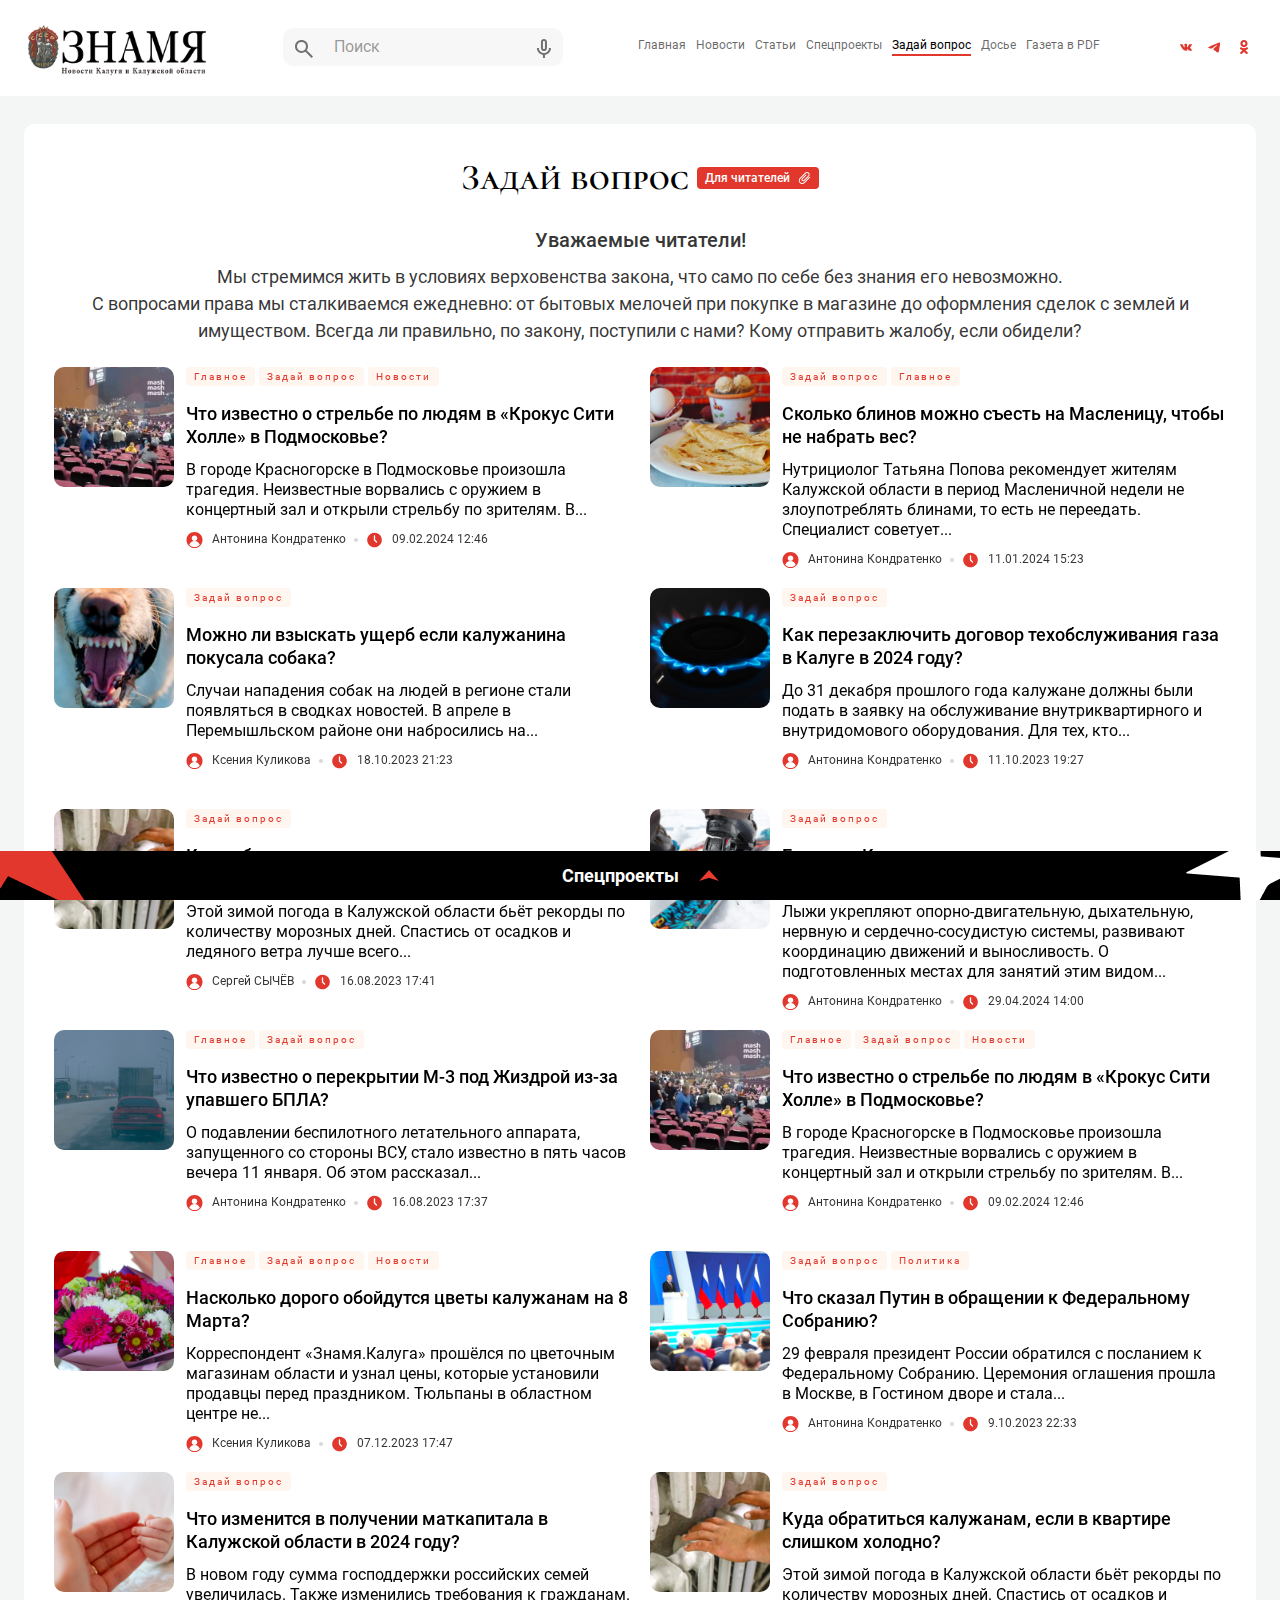
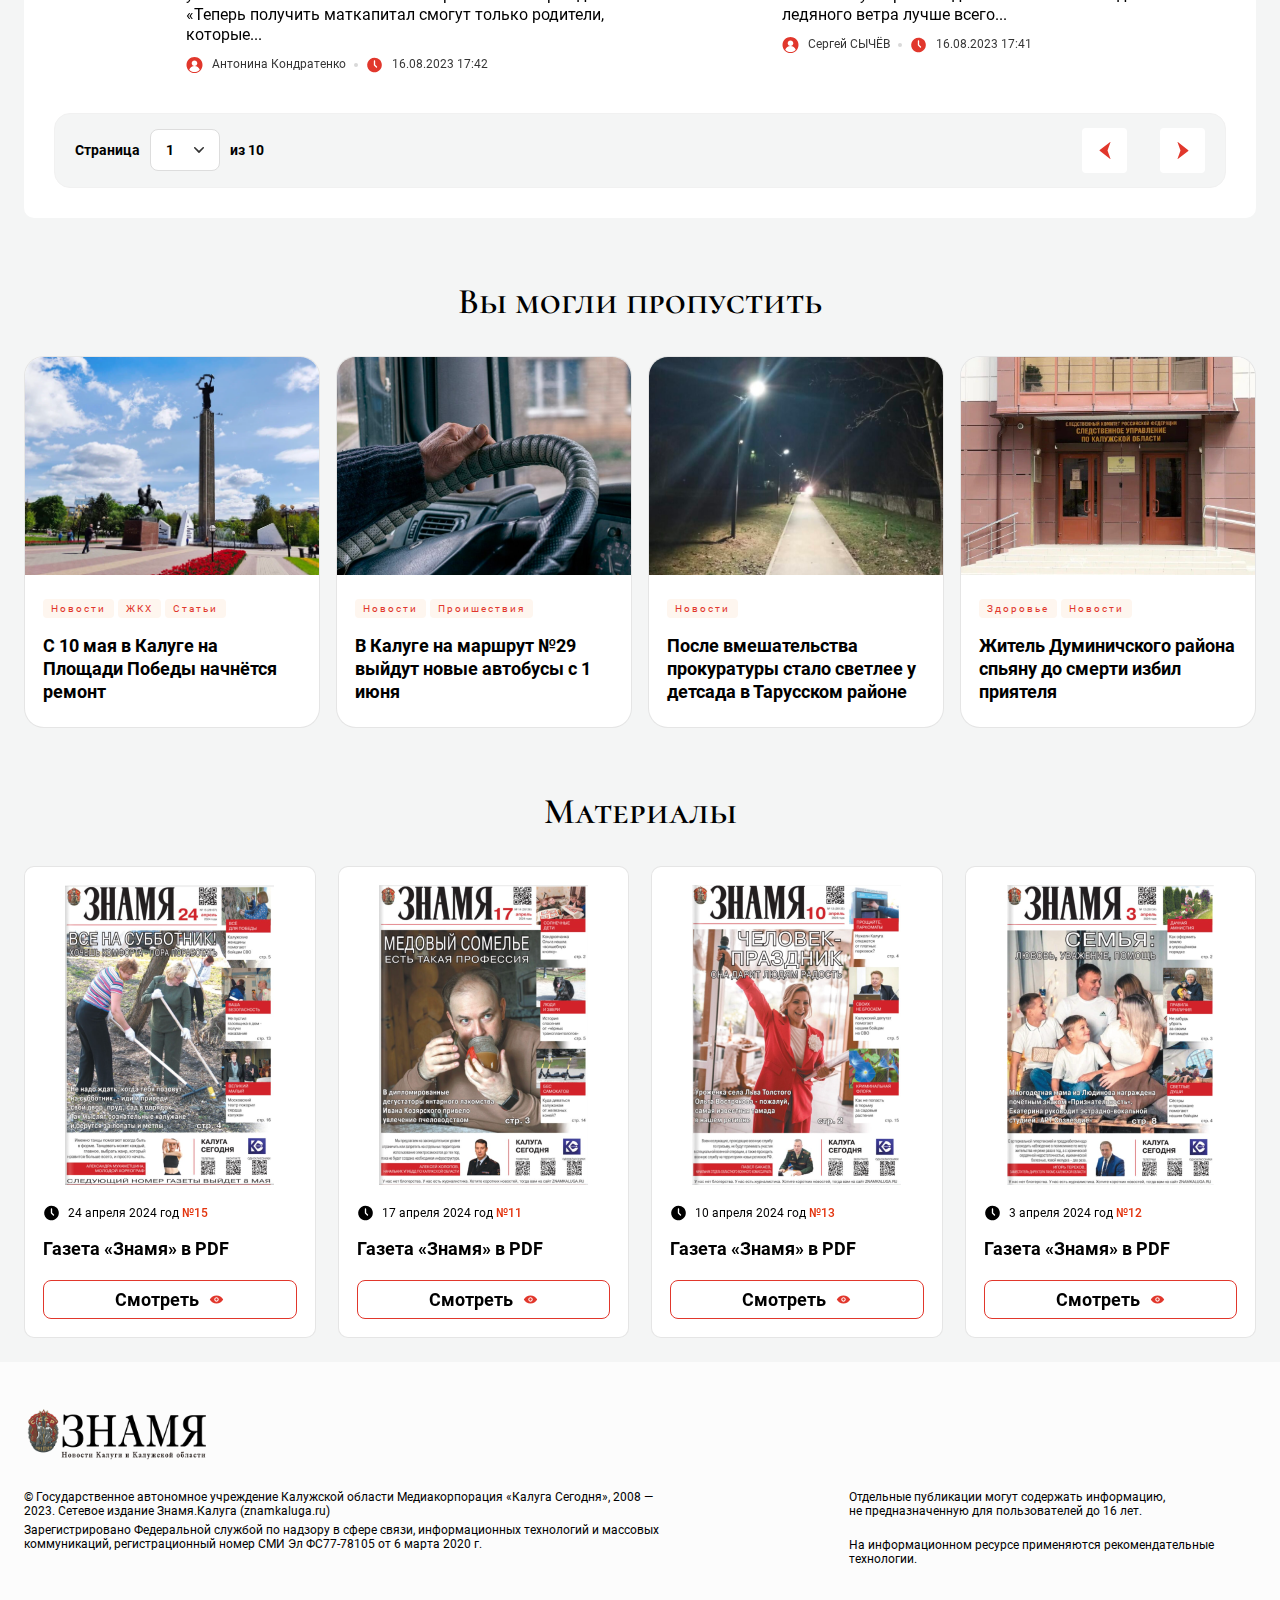
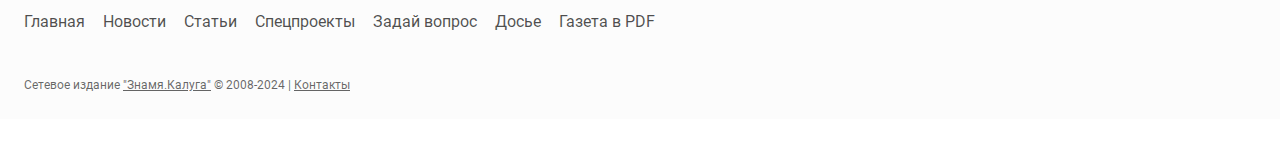
<file: faq.html>
<!DOCTYPE html>
<html lang="ru">
<head>
    <meta charset="UTF-8">
    <meta http-equiv="X-UA-Compatible" content="IE=edge">
    <meta name="viewport" content="width=device-width, initial-scale=1.0">
    <title>Задай вопрос</title>
    <link rel="stylesheet" href="assets/css/plugin/bootstrap.css">
    <link rel="stylesheet" href="assets/css/plugin/swiper.css">
    <link rel="stylesheet" href="assets/css/main.css">
</head>
<body>

    <header>
        <div class="container">
            <div class="row">
                <div class="col-12 d-flex justify-content-between align-items-center position-relative">
                    <a href="./index.html" class="header-logo">
                        <img src="assets/img/png/logo.png" alt="" class="">
                    </a>
                    <div class="search">
                        <div class="search-inp">
                            <input type="text" class="search_inp" placeholder="Поиск">
                            <span class="search-btn">
                                <svg width="18" height="19" viewBox="0 0 18 19" fill="none" xmlns="http://www.w3.org/2000/svg">
                                    <path d="M16.6 18.9539L10.3 12.6539C9.8 13.0539 9.225 13.3705 8.575 13.6039C7.925 13.8372 7.23333 13.9539 6.5 13.9539C4.68333 13.9539 3.146 13.3249 1.888 12.0669C0.629333 10.8082 0 9.27052 0 7.45386C0 5.63719 0.629333 4.09952 1.888 2.84086C3.146 1.58286 4.68333 0.953857 6.5 0.953857C8.31667 0.953857 9.85433 1.58286 11.113 2.84086C12.371 4.09952 13 5.63719 13 7.45386C13 8.18719 12.8833 8.87886 12.65 9.52886C12.4167 10.1789 12.1 10.7539 11.7 11.2539L18 17.5539L16.6 18.9539ZM6.5 11.9539C7.75 11.9539 8.81267 11.5165 9.688 10.6419C10.5627 9.76652 11 8.70386 11 7.45386C11 6.20386 10.5627 5.14119 9.688 4.26586C8.81267 3.39119 7.75 2.95386 6.5 2.95386C5.25 2.95386 4.18733 3.39119 3.312 4.26586C2.43733 5.14119 2 6.20386 2 7.45386C2 8.70386 2.43733 9.76652 3.312 10.6419C4.18733 11.5165 5.25 11.9539 6.5 11.9539Z" fill="#727272"/>
                                </svg>
                            </span>
                            <span class="search-voice">
                                <svg width="15" height="21" viewBox="0 0 15 21" fill="none" xmlns="http://www.w3.org/2000/svg">
                                    <path d="M7.95463 13.0076C7.11809 13.0076 6.40704 12.7149 5.82146 12.1293C5.23589 11.5437 4.9431 10.8327 4.9431 9.99612V3.97307C4.9431 3.13654 5.23589 2.42548 5.82146 1.83991C6.40704 1.25433 7.11809 0.961548 7.95463 0.961548C8.79116 0.961548 9.50222 1.25433 10.0878 1.83991C10.6734 2.42548 10.9662 3.13654 10.9662 3.97307V9.99612C10.9662 10.8327 10.6734 11.5437 10.0878 12.1293C9.50222 12.7149 8.79116 13.0076 7.95463 13.0076ZM6.95078 20.0345V16.9477C5.21079 16.7135 3.77195 15.9355 2.63426 14.6138C1.49658 13.2921 0.927734 11.7528 0.927734 9.99612H2.93542C2.93542 11.3848 3.42496 12.5683 4.40404 13.5467C5.38245 14.5258 6.56598 15.0153 7.95463 15.0153C9.34327 15.0153 10.5271 14.5258 11.5062 13.5467C12.4846 12.5683 12.9738 11.3848 12.9738 9.99612H14.9815C14.9815 11.7528 14.4127 13.2921 13.275 14.6138C12.1373 15.9355 10.6985 16.7135 8.95847 16.9477V20.0345H6.95078ZM7.95463 11C8.23905 11 8.47763 10.9036 8.67037 10.7109C8.86243 10.5188 8.95847 10.2805 8.95847 9.99612V3.97307C8.95847 3.68865 8.86243 3.45007 8.67037 3.25733C8.47763 3.06527 8.23905 2.96923 7.95463 2.96923C7.6702 2.96923 7.43196 3.06527 7.23989 3.25733C7.04715 3.45007 6.95078 3.68865 6.95078 3.97307V9.99612C6.95078 10.2805 7.04715 10.5188 7.23989 10.7109C7.43196 10.9036 7.6702 11 7.95463 11Z" fill="#727272"/>
                                </svg>
                            </span>
                        </div>
                        <div class="search-info position-absolute">
                            <p class="search-info__title">Возможно вы ищите:</p>
                            <div class="d-flex flex-wrap">
                               <a href="#" class="search-info__link">Популярное</a>
                               <a href="#" class="search-info__link">Спецпроекты</a>
                            </div>
                        </div>
                    </div>
                    <ul class="header-nav d-none d-lg-flex">
                        <li><a href="./index.html">Главная</a></li>
                        <li><a href="./news.html">Новости</a></li>
                        <li><a href="./articles.html">Статьи</a></li>
                        <li><a href="./sp-projects.html">Спецпроекты</a></li>
                        <li class="active"><a href="./faq.html">Задай вопрос</a></li>
                        <li><a href="#">Досье</a></li>
                        <li><a href="./pdf.html">Газета в PDF</a></li>
                    </ul>
                    <div class="d-flex align-items-center">
                        <div class="header-social d-flex">
                            <a href="#">
                                <svg width="24" height="24" viewBox="0 0 24 24" fill="none" xmlns="http://www.w3.org/2000/svg">
                                    <circle cx="12" cy="12" r="8" fill="#E1372C"/>
                                    <path d="M12 0C9.62663 0 7.30655 0.703788 5.33316 2.02236C3.35977 3.34094 1.8217 5.21509 0.913451 7.4078C0.00519938 9.60051 -0.232441 12.0133 0.230582 14.3411C0.693605 16.6689 1.83649 18.8071 3.51472 20.4853C5.19295 22.1635 7.33115 23.3064 9.65892 23.7694C11.9867 24.2324 14.3995 23.9948 16.5922 23.0866C18.7849 22.1783 20.6591 20.6402 21.9776 18.6668C23.2962 16.6935 24 14.3734 24 12C24 8.8174 22.7357 5.76516 20.4853 3.51472C18.2348 1.26428 15.1826 0 12 0ZM17.5342 15.7453C17.2532 15.7847 15.8874 15.7453 15.8163 15.7453C15.4632 15.7488 15.1229 15.6133 14.869 15.3679C14.58 15.09 14.3195 14.7853 14.0432 14.4947C13.9597 14.4067 13.8694 14.3254 13.7732 14.2516C13.5474 14.0779 13.3247 14.1174 13.219 14.3826C13.1364 14.6702 13.0793 14.9645 13.0484 15.2621C13.0462 15.3243 13.0317 15.3855 13.0058 15.4421C12.9799 15.4987 12.9431 15.5497 12.8975 15.5921C12.8519 15.6344 12.7984 15.6674 12.74 15.6891C12.6817 15.7108 12.6196 15.7207 12.5574 15.7184C12.3711 15.7279 12.1847 15.7311 12 15.7184C11.3279 15.7157 10.666 15.5534 10.069 15.2447C9.42408 14.8844 8.86197 14.3927 8.41895 13.8016C7.7098 12.8658 7.0972 11.8607 6.59053 10.8016C6.56369 10.7495 6.03158 9.61737 6.01895 9.56368C5.98738 9.49004 5.98498 9.40714 6.01225 9.33179C6.03951 9.25645 6.0944 9.19428 6.1658 9.1579C6.26053 9.12158 8.01474 9.1579 8.04316 9.1579C8.17371 9.15605 8.3014 9.19617 8.40742 9.27235C8.51345 9.34853 8.59221 9.45674 8.63211 9.58105C8.95656 10.4101 9.3996 11.1877 9.94737 11.8895C10.0242 11.9829 10.1141 12.0648 10.2142 12.1326C10.24 12.1576 10.272 12.1753 10.3069 12.1838C10.3418 12.1924 10.3784 12.1914 10.4128 12.1811C10.4472 12.1708 10.4783 12.1516 10.5027 12.1253C10.5272 12.099 10.5443 12.0666 10.5521 12.0316C10.6216 11.8028 10.6625 11.5662 10.6737 11.3274C10.6832 10.8537 10.6737 10.5379 10.6468 10.0642C10.6564 9.90279 10.6019 9.74412 10.4952 9.62262C10.3885 9.50113 10.2382 9.42662 10.0768 9.41526C9.9379 9.39158 9.91895 9.27789 10.0153 9.16421C10.2 8.92895 10.4558 8.89105 10.7337 8.87684C11.1537 8.85316 11.5753 8.87684 11.9968 8.87684H12.0884C12.2735 8.87638 12.4582 8.8949 12.6395 8.93211C12.7455 8.95382 12.8417 9.0092 12.9136 9.09001C12.9856 9.17082 13.0296 9.27271 13.039 9.38053C13.0602 9.49984 13.0697 9.62094 13.0674 9.74211C13.0563 10.26 13.0311 10.7763 13.0247 11.2926C13.0209 11.4972 13.0394 11.7016 13.08 11.9021C13.1416 12.1768 13.3295 12.2463 13.5221 12.0474C13.7622 11.7892 13.9823 11.5131 14.1805 11.2216C14.5367 10.6921 14.8303 10.123 15.0553 9.52579C15.1768 9.21947 15.27 9.15158 15.6 9.15158H17.4616C17.5725 9.14988 17.6832 9.16424 17.79 9.19421C17.8276 9.20425 17.8628 9.22191 17.8933 9.2461C17.9239 9.2703 17.9491 9.30051 17.9674 9.33486C17.9858 9.36921 17.9969 9.40696 18.0001 9.44579C18.0032 9.48461 17.9984 9.52366 17.9858 9.56053C17.8773 9.95677 17.6905 10.3272 17.4363 10.65C17.0574 11.1868 16.6595 11.7095 16.2711 12.2384C16.2216 12.3058 16.1767 12.3765 16.1368 12.45C15.9916 12.7137 16.0026 12.8605 16.2126 13.0816C16.5505 13.4305 16.9121 13.7558 17.2374 14.1126C17.4769 14.3735 17.6935 14.6545 17.8847 14.9526C18.1247 15.3284 17.9779 15.6821 17.5342 15.7453Z" fill="white"/>
                                </svg>
                            </a>
                            <a href="#">
                                <svg width="22" height="22" viewBox="0 0 22 22" fill="none" xmlns="http://www.w3.org/2000/svg">
                                    <circle cx="11" cy="11" r="10" fill="#E1372C"/>
                                    <path fill-rule="evenodd" clip-rule="evenodd" d="M11 0C4.92508 0 0 4.92508 0 11C0 17.0749 4.92508 22 11 22C17.0749 22 22 17.0749 22 11C22 4.92508 17.0749 0 11 0ZM16.0987 7.48086C15.9332 9.22024 15.217 13.4411 14.8526 15.3893C14.6983 16.2138 14.3945 16.4901 14.1006 16.5172C13.4621 16.5761 12.977 16.0948 12.3582 15.6892C11.3902 15.0545 10.8432 14.6596 9.90344 14.0405C8.81719 13.3246 9.52145 12.9314 10.1402 12.2886C10.3022 12.1202 13.1166 9.56012 13.1712 9.32809C13.1781 9.29887 13.1845 9.19059 13.1201 9.13344C13.0556 9.07629 12.9607 9.09606 12.8923 9.11152C12.7952 9.13344 11.2484 10.1557 8.25258 12.1782C7.81344 12.4798 7.41598 12.6264 7.05934 12.6191C6.6666 12.6105 5.91121 12.3969 5.34961 12.2143C4.66082 11.9904 4.1134 11.8718 4.16109 11.4916C4.18559 11.2935 4.45844 11.0911 4.97922 10.884C8.18598 9.48664 10.3241 8.56582 11.394 8.12066C14.4491 6.85012 15.0838 6.62922 15.4975 6.62191C16.0158 6.61276 16.1409 7.04056 16.0987 7.48086Z" fill="white"/>
                                </svg>
                            </a>
                            <a href="#">
                                <img src="assets/img/svg/ok.svg" alt="">
                            </a>
                        </div>
    
                        <div class="search-button d-lg-none">
                            <svg width="18" height="19" viewBox="0 0 18 19" fill="none" xmlns="http://www.w3.org/2000/svg">
                                <path d="M16.6 18.9539L10.3 12.6539C9.8 13.0539 9.225 13.3705 8.575 13.6039C7.925 13.8372 7.23333 13.9539 6.5 13.9539C4.68333 13.9539 3.146 13.3249 1.888 12.0669C0.629333 10.8082 0 9.27052 0 7.45386C0 5.63719 0.629333 4.09952 1.888 2.84086C3.146 1.58286 4.68333 0.953857 6.5 0.953857C8.31667 0.953857 9.85433 1.58286 11.113 2.84086C12.371 4.09952 13 5.63719 13 7.45386C13 8.18719 12.8833 8.87886 12.65 9.52886C12.4167 10.1789 12.1 10.7539 11.7 11.2539L18 17.5539L16.6 18.9539ZM6.5 11.9539C7.75 11.9539 8.81267 11.5165 9.688 10.6419C10.5627 9.76652 11 8.70386 11 7.45386C11 6.20386 10.5627 5.14119 9.688 4.26586C8.81267 3.39119 7.75 2.95386 6.5 2.95386C5.25 2.95386 4.18733 3.39119 3.312 4.26586C2.43733 5.14119 2 6.20386 2 7.45386C2 8.70386 2.43733 9.76652 3.312 10.6419C4.18733 11.5165 5.25 11.9539 6.5 11.9539Z" fill="#727272"/>
                            </svg>
                        </div>
    
                        <div class="menu-btn d-lg-none">
                            <img src="assets/img/svg/menu.svg" alt="">
                            <img src="assets/img/svg/close.svg" alt="">
                        </div>
                    </div>

                </div>
            </div>
        </div>
        <div class="menu">
            <div class="container">
                <div class="row">
                    <div class="col-12">
                        <ul class="menu-nav">
                            <li><a href="./index.html"><span>Главная</span> <img src="assets/img/svg/arrow-mini.svg" alt=""> </a></li>
                            <li><a href="./news.html"><span>Новости</span> <img src="assets/img/svg/arrow-mini.svg" alt=""> </a></li>
                            <li><a href="./articles.html"><span>Статьи</span> <img src="assets/img/svg/arrow-mini.svg" alt=""> </a></li>
                            <li><a href="./sp-projects.html"><span>Спецпроекты</span> <img src="assets/img/svg/arrow-mini.svg" alt=""> </a></li>
                            <li class="active"><a href="./faq.html"><span>Задай вопрос</span> <img src="assets/img/svg/arrow-mini.svg" alt=""> </a></li>
                            <li><a href="#"><span>Досье</span> <img src="assets/img/svg/arrow-mini.svg" alt=""> </a></li>
                            <li><a href="./pdf.html"><span>Газета в PDF</span> <img src="assets/img/svg/arrow-mini.svg" alt=""> </a></li>
                        </ul>
                    </div>
                </div>
            </div>
        </div>
    </header>

    <main>
        <div class="posts">
            <div class="container">
                <div class="row">
                    <div class="col-12">
                        <div class="posts-box">
                           <div class=" text-center">
                            <div class="d-flex align-items-center justify-content-center">
                                <h1 class="title-text m-0 me-2">Задай вопрос</h1>
                                <div class="title-info d-flex align-items-center">
                                    <span>Для читателей</span>
                                    <img src="assets/img/svg/fl.svg" alt="">
                                </div>
                            </div>
                            <h3 class="title-textsub">Уважаемые читатели!</h3>
                            <p class="info-text">Мы стремимся жить в условиях верховенства закона, что само по себе без знания его невозможно. <br> С вопросами права мы сталкиваемся ежедневно: от бытовых мелочей при покупке в магазине до оформления сделок с землей и имуществом. Всегда ли правильно, по закону, поступили с нами? Кому отправить жалобу, если обидели? </p>
                           </div>

                            <div class="swiper swiper-posts">
                                <div class="swiper-wrapper">
                                    <div class="swiper-slide">
                                        <div class="post d-flex">
                                            <a href="#">
                                                <img src="assets/img/png/r1.png" alt="" class="post-img">
                                            </a>
                                            <div class="d-flex flex-column justify-content-between">
                                                <div class="">
                                                    <div class="d-flex flex-wrap">
                                                        <div class="hashtag">Главное</div>
                                                        <div class="hashtag">Задай вопрос</div>
                                                        <div class="hashtag">Новости</div>
                                                    </div>
                                                    <a href="#" class="post-link">Что известно о стрельбе по людям в «Крокус Сити Холле» в Подмосковье?</a>
                                                    <p class="post-text">В городе Красногорске в Подмосковье произошла трагедия. Неизвестные ворвались с оружием в концертный зал и открыли стрельбу по зрителям. В...</p>
                                                </div>
                                                <div class="d-flex align-items-center position-relative z-2">
                                                    <div class="info">
                                                        <img src="assets/img/svg/login2.svg" alt="">
                                                        <span>Антонина Кондратенко</span>
                                                    </div>
                                                    <div class="circle"></div>
                                                    <div class="info">
                                                        <img src="assets/img/svg/time2.svg" alt="">
                                                        <span>09.02.2024 12:46</span>
                                                    </div>
                                                </div>
                                            </div>
                                        </div>
                                    </div>
                                    <div class="swiper-slide">
                                        <div class="post d-flex">
                                            <a href="#">
                                                <img src="assets/img/png/r2.png" alt="" class="post-img">
                                            </a>
                                            <div class="d-flex flex-column justify-content-between">
                                                <div class="">
                                                    <div class="d-flex flex-wrap">
                                                        <div class="hashtag">Задай вопрос</div>
                                                        <div class="hashtag">Главное</div>
                                                    </div>
                                                    <a href="#" class="post-link">Сколько блинов можно съесть на Масленицу, чтобы не набрать вес?</a>
                                                    <p class="post-text">Нутрициолог Татьяна Попова рекомендует жителям Калужской области в период Масленичной недели не злоупотреблять блинами, то есть не переедать. Специалист советует...</p>
                                                </div>
                                                <div class="d-flex align-items-center position-relative z-2">
                                                    <div class="info">
                                                        <img src="assets/img/svg/login2.svg" alt="">
                                                        <span>Антонина Кондратенко</span>
                                                    </div>
                                                    <div class="circle"></div>
                                                    <div class="info">
                                                        <img src="assets/img/svg/time2.svg" alt="">
                                                        <span>11.01.2024 15:23</span>
                                                    </div>
                                                </div>
                                            </div>
                                        </div>
                                    </div>
                                    <div class="swiper-slide">
                                        <div class="post d-flex">
                                            <a href="#">
                                                <img src="assets/img/png/r3.png" alt="" class="post-img">
                                            </a>
                                            <div class="d-flex flex-column justify-content-between">
                                                <div class="">
                                                    <div class="d-flex flex-wrap">
                                                        <div class="hashtag">Главное</div>
                                                        <div class="hashtag">Задай вопрос</div>
                                                        <div class="hashtag">Новости</div>
                                                    </div>
                                                    <a href="#" class="post-link">Насколько дорого обойдутся цветы калужанам на 8 Марта?</a>
                                                    <p class="post-text">Корреспондент «Знамя.Калуга» прошёлся по цветочным магазинам области и узнал цены, которые установили продавцы перед праздником. Тюльпаны в областном центре не...</p>
                                                </div>
                                                <div class="d-flex align-items-center position-relative z-2">
                                                    <div class="info">
                                                        <img src="assets/img/svg/login2.svg" alt="">
                                                        <span>Ксения Куликова</span>
                                                    </div>
                                                    <div class="circle"></div>
                                                    <div class="info">
                                                        <img src="assets/img/svg/time2.svg" alt="">
                                                        <span>07.12.2023 17:47</span>
                                                    </div>
                                                </div>
                                            </div>
                                        </div>
                                    </div>
                                    <div class="swiper-slide">
                                        <div class="post d-flex">
                                            <a href="#">
                                                <img src="assets/img/png/r4.png" alt="" class="post-img">
                                            </a>
                                            <div class="d-flex flex-column justify-content-between">
                                                <div class="">
                                                    <div class="d-flex flex-wrap">
                                                        <div class="hashtag">Задай вопрос</div>
                                                        <div class="hashtag">Политика</div>
                                                    </div>
                                                    <a href="#" class="post-link">Что сказал Путин в обращении к Федеральному Собранию?</a>
                                                    <p class="post-text">29 февраля президент России обратился с посланием к Федеральному Собранию. Церемония оглашения прошла в Москве, в Гостином дворе и стала...</p>
                                                </div>
                                                <div class="d-flex align-items-center position-relative z-2">
                                                    <div class="info">
                                                        <img src="assets/img/svg/login2.svg" alt="">
                                                        <span>Антонина Кондратенко</span>
                                                    </div>
                                                    <div class="circle"></div>
                                                    <div class="info">
                                                        <img src="assets/img/svg/time2.svg" alt="">
                                                        <span>9.10.2023 22:33</span>
                                                    </div>
                                                </div>
                                            </div>
                                        </div>
                                    </div>
                                    <div class="swiper-slide">
                                        <div class="post d-flex">
                                            <a href="#">
                                                <img src="assets/img/png/r5.png" alt="" class="post-img">
                                            </a>
                                            <div class="d-flex flex-column justify-content-between">
                                                <div class="">
                                                    <div class="d-flex flex-wrap">
                                                        <div class="hashtag">Задай вопрос</div>
                                                    </div>
                                                    <a href="#" class="post-link">Можно ли взыскать ущерб если калужанина покусала собака?</a>
                                                    <p class="post-text">Случаи нападения собак на людей в регионе стали появляться в сводках новостей. В апреле в Перемышльском районе они набросились на...</p>
                                                </div>
                                                <div class="d-flex align-items-center position-relative z-2">
                                                    <div class="info">
                                                        <img src="assets/img/svg/login2.svg" alt="">
                                                        <span>Ксения Куликова</span>
                                                    </div>
                                                    <div class="circle"></div>
                                                    <div class="info">
                                                        <img src="assets/img/svg/time2.svg" alt="">
                                                        <span>18.10.2023 21:23</span>
                                                    </div>
                                                </div>
                                            </div>
                                        </div>
                                    </div>
                                    <div class="swiper-slide">
                                        <div class="post d-flex">
                                            <a href="#">
                                                <img src="assets/img/png/r6.png" alt="" class="post-img">
                                            </a>
                                            <div class="d-flex flex-column justify-content-between">
                                                <div class="">
                                                    <div class="d-flex flex-wrap">
                                                        <div class="hashtag">Задай вопрос</div>
                                                    </div>
                                                    <a href="#" class="post-link">Как перезаключить договор техобслуживания газа в Калуге в 2024 году?</a>
                                                    <p class="post-text">До 31 декабря прошлого года калужане должны были подать в заявку на обслуживание внутриквартирного и внутридомового оборудования. Для тех, кто...</p>
                                                </div>
                                                <div class="d-flex align-items-center position-relative z-2">
                                                    <div class="info">
                                                        <img src="assets/img/svg/login2.svg" alt="">
                                                        <span>Антонина Кондратенко</span>
                                                    </div>
                                                    <div class="circle"></div>
                                                    <div class="info">
                                                        <img src="assets/img/svg/time2.svg" alt="">
                                                        <span>11.10.2023 19:27</span>
                                                    </div>
                                                </div>
                                            </div>
                                        </div>
                                    </div>
                                    <div class="swiper-slide">
                                        <div class="post d-flex">
                                            <a href="#">
                                                <img src="assets/img/png/r7.png" alt="" class="post-img">
                                            </a>
                                            <div class="d-flex flex-column justify-content-between">
                                                <div class="">
                                                    <div class="d-flex flex-wrap">
                                                        <div class="hashtag">Задай вопрос</div>
                                                    </div>
                                                    <a href="#" class="post-link">Какие законы вступили в силу в Калужской области в 2024 году?</a>
                                                    <p class="post-text">С наступлением нового года в регионе начало действовать сразу несколько новых законов. Об обновлённых проектах рассказали в Калужском законодательном собрании....</p>
                                                </div>
                                                <div class="d-flex align-items-center position-relative z-2">
                                                    <div class="info">
                                                        <img src="assets/img/svg/login2.svg" alt="">
                                                        <span>Антонина Кондратенко</span>
                                                    </div>
                                                    <div class="circle"></div>
                                                    <div class="info">
                                                        <img src="assets/img/svg/time2.svg" alt="">
                                                        <span>16.08.2023 17:44</span>
                                                    </div>
                                                </div>
                                            </div>
                                        </div>
                                    </div>
                                    <div class="swiper-slide">
                                        <div class="post d-flex">
                                            <a href="#">
                                                <img src="assets/img/png/r8.png" alt="" class="post-img">
                                            </a>
                                            <div class="d-flex flex-column justify-content-between">
                                                <div class="">
                                                    <div class="d-flex flex-wrap">
                                                        <div class="hashtag">Задай вопрос</div>
                                                    </div>
                                                    <a href="#" class="post-link">Что изменится в получении маткапитала в Калужской области в 2024 году?</a>
                                                    <p class="post-text">В новом году сумма господдержки российских семей увеличилась. Также изменились требования к гражданам. «Теперь получить маткапитал смогут только родители, которые...</p>
                                                </div>
                                                <div class="d-flex align-items-center position-relative z-2">
                                                    <div class="info">
                                                        <img src="assets/img/svg/login2.svg" alt="">
                                                        <span>Антонина Кондратенко</span>
                                                    </div>
                                                    <div class="circle"></div>
                                                    <div class="info">
                                                        <img src="assets/img/svg/time2.svg" alt="">
                                                        <span>16.08.2023 17:42</span>
                                                    </div>
                                                </div>
                                            </div>
                                        </div>
                                    </div>
                                    <div class="swiper-slide">
                                        <div class="post d-flex">
                                            <a href="#">
                                                <img src="assets/img/png/r9.png" alt="" class="post-img">
                                            </a>
                                            <div class="d-flex flex-column justify-content-between">
                                                <div class="">
                                                    <div class="d-flex flex-wrap">
                                                        <div class="hashtag">Задай вопрос</div>
                                                    </div>
                                                    <a href="#" class="post-link">Куда обратиться калужанам, если в квартире слишком холодно?</a>
                                                    <p class="post-text">Этой зимой погода в Калужской области бьёт рекорды по количеству морозных дней. Спастись от осадков и ледяного ветра лучше всего...</p>
                                                </div>
                                                <div class="d-flex align-items-center position-relative z-2">
                                                    <div class="info">
                                                        <img src="assets/img/svg/login2.svg" alt="">
                                                        <span>Сергей СЫЧЁВ</span>
                                                    </div>
                                                    <div class="circle"></div>
                                                    <div class="info">
                                                        <img src="assets/img/svg/time2.svg" alt="">
                                                        <span>16.08.2023 17:41</span>
                                                    </div>
                                                </div>
                                            </div>
                                        </div>
                                    </div>
                                    <div class="swiper-slide">
                                        <div class="post d-flex">
                                            <a href="#">
                                                <img src="assets/img/png/r10.png" alt="" class="post-img">
                                            </a>
                                            <div class="d-flex flex-column justify-content-between">
                                                <div class="">
                                                    <div class="d-flex flex-wrap">
                                                        <div class="hashtag">Задай вопрос</div>
                                                    </div>
                                                    <a href="#" class="post-link">Есть ли в Калуге готовые лыжные трассы и прокат спортинвентаря?</a>
                                                    <p class="post-text">Лыжи укрепляют опорно-двигательную, дыхательную, нервную и сердечно-сосудистую системы, развивают координацию движений и выносливость. О подготовленных местах для занятий этим видом...</p>
                                                </div>
                                                <div class="d-flex align-items-center position-relative z-2">
                                                    <div class="info">
                                                        <img src="assets/img/svg/login2.svg" alt="">
                                                        <span>Антонина Кондратенко</span>
                                                    </div>
                                                    <div class="circle"></div>
                                                    <div class="info">
                                                        <img src="assets/img/svg/time2.svg" alt="">
                                                        <span>29.04.2024 14:00</span>
                                                    </div>
                                                </div>
                                            </div>
                                        </div>
                                    </div>
                                    <div class="swiper-slide">
                                        <div class="post d-flex">
                                            <a href="#">
                                                <img src="assets/img/png/r11.png" alt="" class="post-img">
                                            </a>
                                            <div class="d-flex flex-column justify-content-between">
                                                <div class="">
                                                    <div class="d-flex flex-wrap">
                                                        <div class="hashtag">Задай вопрос</div>
                                                    </div>
                                                    <a href="#" class="post-link">Как подготовиться к купанию в ледяной воде на Крещение?</a>
                                                    <p class="post-text">На Руси издревле считалось, что купание на Крещение способствует исцелению от различных недугов. Только не стоит забывать, что это серьёзное...</p>
                                                </div>
                                                <div class="d-flex align-items-center position-relative z-2">
                                                    <div class="info">
                                                        <img src="assets/img/svg/login2.svg" alt="">
                                                        <span>Антонина Кондратенко</span>
                                                    </div>
                                                    <div class="circle"></div>
                                                    <div class="info">
                                                        <img src="assets/img/svg/time2.svg" alt="">
                                                        <span>09.02.2024 12:46</span>
                                                    </div>
                                                </div>
                                            </div>
                                        </div>
                                    </div>
                                    <div class="swiper-slide">
                                        <div class="post d-flex">
                                            <a href="#">
                                                <img src="assets/img/png/r12.png" alt="" class="post-img">
                                            </a>
                                            <div class="d-flex flex-column justify-content-between">
                                                <div class="">
                                                    <div class="d-flex flex-wrap">
                                                        <div class="hashtag">Главное</div>
                                                        <div class="hashtag">Задай вопрос</div>
                                                    </div>
                                                    <a href="#" class="post-link">Что известно о перекрытии М-3 под Жиздрой из-за упавшего БПЛА?</a>
                                                    <p class="post-text">О подавлении беспилотного летательного аппарата, запущенного со стороны ВСУ, стало известно в пять часов вечера 11 января. Об этом рассказал...</p>
                                                </div>
                                                <div class="d-flex align-items-center position-relative z-2">
                                                    <div class="info">
                                                        <img src="assets/img/svg/login2.svg" alt="">
                                                        <span>Антонина Кондратенко</span>
                                                    </div>
                                                    <div class="circle"></div>
                                                    <div class="info">
                                                        <img src="assets/img/svg/time2.svg" alt="">
                                                        <span>16.08.2023 17:37</span>
                                                    </div>
                                                </div>
                                            </div>
                                        </div>
                                    </div>
                                    <div class="swiper-slide">
                                        <div class="post d-flex">
                                            <a href="#">
                                                <img src="assets/img/png/r12.png" alt="" class="post-img">
                                            </a>
                                            <div class="d-flex flex-column justify-content-between">
                                                <div class="">
                                                    <div class="d-flex flex-wrap">
                                                        <div class="hashtag">Главное</div>
                                                        <div class="hashtag">Задай вопрос</div>
                                                    </div>
                                                    <a href="#" class="post-link">Что известно о перекрытии М-3 под Жиздрой из-за упавшего БПЛА?</a>
                                                    <p class="post-text">О подавлении беспилотного летательного аппарата, запущенного со стороны ВСУ, стало известно в пять часов вечера 11 января. Об этом рассказал...</p>
                                                </div>
                                                <div class="d-flex align-items-center position-relative z-2">
                                                    <div class="info">
                                                        <img src="assets/img/svg/login2.svg" alt="">
                                                        <span>Антонина Кондратенко</span>
                                                    </div>
                                                    <div class="circle"></div>
                                                    <div class="info">
                                                        <img src="assets/img/svg/time2.svg" alt="">
                                                        <span>16.08.2023 17:37</span>
                                                    </div>
                                                </div>
                                            </div>
                                        </div>
                                    </div>
                                    <div class="swiper-slide">
                                        <div class="post d-flex">
                                            <a href="#">
                                                <img src="assets/img/png/r1.png" alt="" class="post-img">
                                            </a>
                                            <div class="d-flex flex-column justify-content-between">
                                                <div class="">
                                                    <div class="d-flex flex-wrap">
                                                        <div class="hashtag">Главное</div>
                                                        <div class="hashtag">Задай вопрос</div>
                                                        <div class="hashtag">Новости</div>
                                                    </div>
                                                    <a href="#" class="post-link">Что известно о стрельбе по людям в «Крокус Сити Холле» в Подмосковье?</a>
                                                    <p class="post-text">В городе Красногорске в Подмосковье произошла трагедия. Неизвестные ворвались с оружием в концертный зал и открыли стрельбу по зрителям. В...</p>
                                                </div>
                                                <div class="d-flex align-items-center position-relative z-2">
                                                    <div class="info">
                                                        <img src="assets/img/svg/login2.svg" alt="">
                                                        <span>Антонина Кондратенко</span>
                                                    </div>
                                                    <div class="circle"></div>
                                                    <div class="info">
                                                        <img src="assets/img/svg/time2.svg" alt="">
                                                        <span>09.02.2024 12:46</span>
                                                    </div>
                                                </div>
                                            </div>
                                        </div>
                                    </div>
                                    <div class="swiper-slide">
                                        <div class="post d-flex">
                                            <a href="#">
                                                <img src="assets/img/png/r2.png" alt="" class="post-img">
                                            </a>
                                            <div class="d-flex flex-column justify-content-between">
                                                <div class="">
                                                    <div class="d-flex flex-wrap">
                                                        <div class="hashtag">Задай вопрос</div>
                                                        <div class="hashtag">Главное</div>
                                                    </div>
                                                    <a href="#" class="post-link">Сколько блинов можно съесть на Масленицу, чтобы не набрать вес?</a>
                                                    <p class="post-text">Нутрициолог Татьяна Попова рекомендует жителям Калужской области в период Масленичной недели не злоупотреблять блинами, то есть не переедать. Специалист советует...</p>
                                                </div>
                                                <div class="d-flex align-items-center position-relative z-2">
                                                    <div class="info">
                                                        <img src="assets/img/svg/login2.svg" alt="">
                                                        <span>Антонина Кондратенко</span>
                                                    </div>
                                                    <div class="circle"></div>
                                                    <div class="info">
                                                        <img src="assets/img/svg/time2.svg" alt="">
                                                        <span>11.01.2024 15:23</span>
                                                    </div>
                                                </div>
                                            </div>
                                        </div>
                                    </div>
                                    <div class="swiper-slide">
                                        <div class="post d-flex">
                                            <a href="#">
                                                <img src="assets/img/png/r6.png" alt="" class="post-img">
                                            </a>
                                            <div class="d-flex flex-column justify-content-between">
                                                <div class="">
                                                    <div class="d-flex flex-wrap">
                                                        <div class="hashtag">Задай вопрос</div>
                                                    </div>
                                                    <a href="#" class="post-link">Как перезаключить договор техобслуживания газа в Калуге в 2024 году?</a>
                                                    <p class="post-text">До 31 декабря прошлого года калужане должны были подать в заявку на обслуживание внутриквартирного и внутридомового оборудования. Для тех, кто...</p>
                                                </div>
                                                <div class="d-flex align-items-center position-relative z-2">
                                                    <div class="info">
                                                        <img src="assets/img/svg/login2.svg" alt="">
                                                        <span>Антонина Кондратенко</span>
                                                    </div>
                                                    <div class="circle"></div>
                                                    <div class="info">
                                                        <img src="assets/img/svg/time2.svg" alt="">
                                                        <span>11.10.2023 19:27</span>
                                                    </div>
                                                </div>
                                            </div>
                                        </div>
                                    </div>
                                    <div class="swiper-slide">
                                        <div class="post d-flex">
                                            <a href="#">
                                                <img src="assets/img/png/r3.png" alt="" class="post-img">
                                            </a>
                                            <div class="d-flex flex-column justify-content-between">
                                                <div class="">
                                                    <div class="d-flex flex-wrap">
                                                        <div class="hashtag">Главное</div>
                                                        <div class="hashtag">Задай вопрос</div>
                                                        <div class="hashtag">Новости</div>
                                                    </div>
                                                    <a href="#" class="post-link">Насколько дорого обойдутся цветы калужанам на 8 Марта?</a>
                                                    <p class="post-text">Корреспондент «Знамя.Калуга» прошёлся по цветочным магазинам области и узнал цены, которые установили продавцы перед праздником. Тюльпаны в областном центре не...</p>
                                                </div>
                                                <div class="d-flex align-items-center position-relative z-2">
                                                    <div class="info">
                                                        <img src="assets/img/svg/login2.svg" alt="">
                                                        <span>Ксения Куликова</span>
                                                    </div>
                                                    <div class="circle"></div>
                                                    <div class="info">
                                                        <img src="assets/img/svg/time2.svg" alt="">
                                                        <span>07.12.2023 17:47</span>
                                                    </div>
                                                </div>
                                            </div>
                                        </div>
                                    </div>
                                    <div class="swiper-slide">
                                        <div class="post d-flex">
                                            <a href="#">
                                                <img src="assets/img/png/r4.png" alt="" class="post-img">
                                            </a>
                                            <div class="d-flex flex-column justify-content-between">
                                                <div class="">
                                                    <div class="d-flex flex-wrap">
                                                        <div class="hashtag">Задай вопрос</div>
                                                        <div class="hashtag">Политика</div>
                                                    </div>
                                                    <a href="#" class="post-link">Что сказал Путин в обращении к Федеральному Собранию?</a>
                                                    <p class="post-text">29 февраля президент России обратился с посланием к Федеральному Собранию. Церемония оглашения прошла в Москве, в Гостином дворе и стала...</p>
                                                </div>
                                                <div class="d-flex align-items-center position-relative z-2">
                                                    <div class="info">
                                                        <img src="assets/img/svg/login2.svg" alt="">
                                                        <span>Антонина Кондратенко</span>
                                                    </div>
                                                    <div class="circle"></div>
                                                    <div class="info">
                                                        <img src="assets/img/svg/time2.svg" alt="">
                                                        <span>9.10.2023 22:33</span>
                                                    </div>
                                                </div>
                                            </div>
                                        </div>
                                    </div>
                                    <div class="swiper-slide">
                                        <div class="post d-flex">
                                            <a href="#">
                                                <img src="assets/img/png/r5.png" alt="" class="post-img">
                                            </a>
                                            <div class="d-flex flex-column justify-content-between">
                                                <div class="">
                                                    <div class="d-flex flex-wrap">
                                                        <div class="hashtag">Задай вопрос</div>
                                                    </div>
                                                    <a href="#" class="post-link">Можно ли взыскать ущерб если калужанина покусала собака?</a>
                                                    <p class="post-text">Случаи нападения собак на людей в регионе стали появляться в сводках новостей. В апреле в Перемышльском районе они набросились на...</p>
                                                </div>
                                                <div class="d-flex align-items-center position-relative z-2">
                                                    <div class="info">
                                                        <img src="assets/img/svg/login2.svg" alt="">
                                                        <span>Ксения Куликова</span>
                                                    </div>
                                                    <div class="circle"></div>
                                                    <div class="info">
                                                        <img src="assets/img/svg/time2.svg" alt="">
                                                        <span>18.10.2023 21:23</span>
                                                    </div>
                                                </div>
                                            </div>
                                        </div>
                                    </div>
                                    <div class="swiper-slide">
                                        <div class="post d-flex">
                                            <a href="#">
                                                <img src="assets/img/png/r7.png" alt="" class="post-img">
                                            </a>
                                            <div class="d-flex flex-column justify-content-between">
                                                <div class="">
                                                    <div class="d-flex flex-wrap">
                                                        <div class="hashtag">Задай вопрос</div>
                                                    </div>
                                                    <a href="#" class="post-link">Какие законы вступили в силу в Калужской области в 2024 году?</a>
                                                    <p class="post-text">С наступлением нового года в регионе начало действовать сразу несколько новых законов. Об обновлённых проектах рассказали в Калужском законодательном собрании....</p>
                                                </div>
                                                <div class="d-flex align-items-center position-relative z-2">
                                                    <div class="info">
                                                        <img src="assets/img/svg/login2.svg" alt="">
                                                        <span>Антонина Кондратенко</span>
                                                    </div>
                                                    <div class="circle"></div>
                                                    <div class="info">
                                                        <img src="assets/img/svg/time2.svg" alt="">
                                                        <span>16.08.2023 17:44</span>
                                                    </div>
                                                </div>
                                            </div>
                                        </div>
                                    </div>
                                    <div class="swiper-slide">
                                        <div class="post d-flex">
                                            <a href="#">
                                                <img src="assets/img/png/r8.png" alt="" class="post-img">
                                            </a>
                                            <div class="d-flex flex-column justify-content-between">
                                                <div class="">
                                                    <div class="d-flex flex-wrap">
                                                        <div class="hashtag">Задай вопрос</div>
                                                    </div>
                                                    <a href="#" class="post-link">Что изменится в получении маткапитала в Калужской области в 2024 году?</a>
                                                    <p class="post-text">В новом году сумма господдержки российских семей увеличилась. Также изменились требования к гражданам. «Теперь получить маткапитал смогут только родители, которые...</p>
                                                </div>
                                                <div class="d-flex align-items-center position-relative z-2">
                                                    <div class="info">
                                                        <img src="assets/img/svg/login2.svg" alt="">
                                                        <span>Антонина Кондратенко</span>
                                                    </div>
                                                    <div class="circle"></div>
                                                    <div class="info">
                                                        <img src="assets/img/svg/time2.svg" alt="">
                                                        <span>16.08.2023 17:42</span>
                                                    </div>
                                                </div>
                                            </div>
                                        </div>
                                    </div>
                                    <div class="swiper-slide">
                                        <div class="post d-flex">
                                            <a href="#">
                                                <img src="assets/img/png/r9.png" alt="" class="post-img">
                                            </a>
                                            <div class="d-flex flex-column justify-content-between">
                                                <div class="">
                                                    <div class="d-flex flex-wrap">
                                                        <div class="hashtag">Задай вопрос</div>
                                                    </div>
                                                    <a href="#" class="post-link">Куда обратиться калужанам, если в квартире слишком холодно?</a>
                                                    <p class="post-text">Этой зимой погода в Калужской области бьёт рекорды по количеству морозных дней. Спастись от осадков и ледяного ветра лучше всего...</p>
                                                </div>
                                                <div class="d-flex align-items-center position-relative z-2">
                                                    <div class="info">
                                                        <img src="assets/img/svg/login2.svg" alt="">
                                                        <span>Сергей СЫЧЁВ</span>
                                                    </div>
                                                    <div class="circle"></div>
                                                    <div class="info">
                                                        <img src="assets/img/svg/time2.svg" alt="">
                                                        <span>16.08.2023 17:41</span>
                                                    </div>
                                                </div>
                                            </div>
                                        </div>
                                    </div>
                                    <div class="swiper-slide">
                                        <div class="post d-flex">
                                            <a href="#">
                                                <img src="assets/img/png/r10.png" alt="" class="post-img">
                                            </a>
                                            <div class="d-flex flex-column justify-content-between">
                                                <div class="">
                                                    <div class="d-flex flex-wrap">
                                                        <div class="hashtag">Задай вопрос</div>
                                                    </div>
                                                    <a href="#" class="post-link">Есть ли в Калуге готовые лыжные трассы и прокат спортинвентаря?</a>
                                                    <p class="post-text">Лыжи укрепляют опорно-двигательную, дыхательную, нервную и сердечно-сосудистую системы, развивают координацию движений и выносливость. О подготовленных местах для занятий этим видом...</p>
                                                </div>
                                                <div class="d-flex align-items-center position-relative z-2">
                                                    <div class="info">
                                                        <img src="assets/img/svg/login2.svg" alt="">
                                                        <span>Антонина Кондратенко</span>
                                                    </div>
                                                    <div class="circle"></div>
                                                    <div class="info">
                                                        <img src="assets/img/svg/time2.svg" alt="">
                                                        <span>29.04.2024 14:00</span>
                                                    </div>
                                                </div>
                                            </div>
                                        </div>
                                    </div>
                                    <div class="swiper-slide">
                                        <div class="post d-flex">
                                            <a href="#">
                                                <img src="assets/img/png/r11.png" alt="" class="post-img">
                                            </a>
                                            <div class="d-flex flex-column justify-content-between">
                                                <div class="">
                                                    <div class="d-flex flex-wrap">
                                                        <div class="hashtag">Задай вопрос</div>
                                                    </div>
                                                    <a href="#" class="post-link">Как подготовиться к купанию в ледяной воде на Крещение?</a>
                                                    <p class="post-text">На Руси издревле считалось, что купание на Крещение способствует исцелению от различных недугов. Только не стоит забывать, что это серьёзное...</p>
                                                </div>
                                                <div class="d-flex align-items-center position-relative z-2">
                                                    <div class="info">
                                                        <img src="assets/img/svg/login2.svg" alt="">
                                                        <span>Антонина Кондратенко</span>
                                                    </div>
                                                    <div class="circle"></div>
                                                    <div class="info">
                                                        <img src="assets/img/svg/time2.svg" alt="">
                                                        <span>09.02.2024 12:46</span>
                                                    </div>
                                                </div>
                                            </div>
                                        </div>
                                    </div>
                                </div>
                            </div>

                            <div class="controls d-flex align-items-center justify-content-between">
                                <div class="pagination-box d-flex align-items-center">
                                    <span class="d-none d-sm-block">Страница</span>
                                    <div class="pagination">
                                        <div class="pagination-head d-flex align-items-center justify-content-between">
                                            <span class="bullet-active">1</span>
                                            <svg width="10" height="6" viewBox="0 0 10 6" fill="none" xmlns="http://www.w3.org/2000/svg">
                                                <path d="M8.71655 0.232035C8.85799 0.0833867 9.04899 0 9.24803 0C9.44708 0 9.63807 0.0833867 9.77951 0.232035C9.84935 0.305029 9.9048 0.392037 9.94265 0.487995C9.98051 0.583952 10 0.686942 10 0.790971C10 0.895001 9.98051 0.99799 9.94265 1.09395C9.9048 1.18991 9.84935 1.27691 9.77951 1.34991L5.53202 5.76833C5.39026 5.91677 5.19913 6 5 6C4.80087 6 4.60974 5.91677 4.46798 5.76833L0.220486 1.34991C0.150654 1.27691 0.0951987 1.18991 0.057346 1.09395C0.0194934 0.99799 0 0.895001 0 0.790971C0 0.686942 0.0194934 0.583952 0.057346 0.487995C0.0951987 0.392037 0.150654 0.305029 0.220486 0.232035C0.361925 0.0833867 0.552923 0 0.751966 0C0.951008 0 1.14201 0.0833867 1.28345 0.232035L5.00163 3.8556L8.71655 0.232035Z" fill="#333333"/>
                                            </svg>
                                        </div>
                                        <div class="pagination-body">
                                            <ul class="bullets">
                                                <li class="bullet">1</li>
                                                <li class="bullet">2</li>
                                                <li class="bullet">3</li>
                                                <li class="bullet">4</li>
                                                <li class="bullet">5</li>
                                                <li class="bullet">6</li>
                                                <li class="bullet">7</li>
                                                <li class="bullet">8</li>
                                                <li class="bullet">9</li>
                                                <li class="bullet">10</li>
                                            </ul>
                                        </div>
                                    </div>
                                    <span>из <span class="all-bullet">10</span></span>
                                </div>

                                <div class="swiper-btn d-flex">
                                    <div class="prev swiper-posts-prev">
                                        <svg width="12" height="17" viewBox="0 0 12 17" fill="none" xmlns="http://www.w3.org/2000/svg">
                                            <path d="M0.698854 8.80131L11.1863 16.8918C11.4472 17.0893 11.566 17.0089 11.4517 16.7122L8.66766 8.98097C8.55339 8.68423 8.55446 8.20335 8.67005 7.90703L11.4493 0.288454C11.5649 -0.007834 11.4461 -0.089175 11.1839 0.106804L0.701247 8.08862C0.439061 8.28457 0.43799 8.60369 0.698854 8.80131Z" fill="#E1372C"/>
                                        </svg>
                                    </div>
                                    <div class="next swiper-posts-next">
                                        <svg width="12" height="17" viewBox="0 0 12 17" fill="none" xmlns="http://www.w3.org/2000/svg">
                                            <path d="M11.3011 8.19869L0.813666 0.108235C0.552833 -0.0893507 0.433969 -0.00892927 0.548299 0.287805L3.33234 8.01903C3.44661 8.31577 3.44554 8.79665 3.32995 9.09296L0.550691 16.7115C0.435101 17.0078 0.55387 17.0892 0.816088 16.8932L11.2988 8.91138C11.5609 8.71543 11.562 8.39631 11.3011 8.19869Z" fill="#E1372C"/>
                                        </svg>
                                    </div>
                                </div>
                            </div>
                        </div>
                    </div>
                </div>
            </div>
        </div>
        

        <div class="block2 m-0 bg-transparent">
            <div class="container position-relative z-2">
                <div class="row">
                    <div class="col-12">
                        <h2 class="title-text text-center">Вы могли пропустить</h2>
                    </div>
                </div>
                <div class="row">
                    <div class="col-12 d-flex justify-content-between flex-wrap">
                        <div class="block2-item">
                            <img src="assets/img/png/p1.png" alt="" class="item-img">
                            <div class="item-info">
                                <div class="d-flex flex-wrap">
                                    <div class="hashtag">Новости</div>
                                    <div class="hashtag">ЖКХ</div>
                                    <div class="hashtag">Статьи</div>
                                </div>
                                <a href="#" class="item-link">С 10 мая в Калуге на Площади Победы начнётся ремонт</a>
                            </div>
                        </div>
                        <div class="block2-item">
                            <img src="assets/img/png/p2.png" alt="" class="item-img">
                            <div class="item-info">
                                <div class="d-flex flex-wrap">
                                    <div class="hashtag">Новости</div>
                                    <div class="hashtag">Проишествия</div>
                                </div>
                                <a href="#" class="item-link">В Калуге на маршрут №29 выйдут новые автобусы с 1 июня</a>
                            </div>
                        </div>
                        <div class="block2-item">
                            <img src="assets/img/png/p3.png" alt="" class="item-img">
                            <div class="item-info">
                                <div class="d-flex flex-wrap">
                                    <div class="hashtag">Новости</div>
                                </div>
                                <a href="#" class="item-link">После вмешательства прокуратуры стало светлее у детсада в Тарусском районе</a>
                            </div>
                        </div>
                        <div class="block2-item">
                            <img src="assets/img/png/p4.png" alt="" class="item-img">
                            <div class="item-info">
                                <div class="d-flex flex-wrap">
                                    <div class="hashtag">Здоровье</div>
                                    <div class="hashtag">Новости</div>
                                </div>
                                <a href="#" class="item-link">Житель Думиничского района спьяну до смерти избил приятеля</a>
                            </div>
                        </div>
                    </div>
                </div>
            </div>
        </div>

        <div class="block5 m-0 pb-4">
            <div class="container">
                <div class="row g-0">
                    <div class="col-12">
                        <h2 class="title-text text-center">Материалы</h2>
                    </div>
                </div>
                <div class="row g-0">
                    <div class="col-12">
                        <div class="swiper swiper-block5">
                            <div class="swiper-wrapper">
                                <div class="swiper-slide">
                                    <div class="block5-item">
                                        <div class="d-flex justify-content-center">
                                            <img src="assets/img/png/pdf1.png" alt="" class="item-img">
                                        </div>
                                        <div class="item-info">
                                            <div class="published d-flex align-items-center">
                                                <img src="assets/img/svg/time-black.svg" alt="" class="time">
                                                <p>
                                                    <span>24 апреля 2024 год</span>
                                                    <span class="number">№15</span>
                                                </p>
                                            </div>
                                        </div>
                                        <p class="item-name">Газета «Знамя» в PDF </p>
                                        <a href="#" class="item-link d-flex align-items-center justify-content-center">
                                            <span>Смотреть</span>
                                            <svg width="15" height="9" viewBox="0 0 15 9" fill="none" xmlns="http://www.w3.org/2000/svg">
                                                <path d="M7.4998 5.70005C8.16255 5.70005 8.6998 5.16279 8.6998 4.50005C8.6998 3.83731 8.16255 3.30005 7.4998 3.30005C6.83706 3.30005 6.2998 3.83731 6.2998 4.50005C6.2998 5.16279 6.83706 5.70005 7.4998 5.70005Z" fill="#E1372C"/>
                                                <path d="M14.05 4.25C13.4 3.1 12.45 2.2 11.35 1.5C10.15 0.85 8.85 0.5 7.5 0.5C6.15 0.5 4.85 0.85 3.65 1.55C2.55 2.2 1.6 3.15 0.95 4.3C0.85 4.45 0.85 4.65 0.95 4.8C1.6 5.95 2.55 6.85 3.65 7.55C4.8 8.25 6.15 8.6 7.5 8.6C8.85 8.6 10.15 8.25 11.35 7.55C12.45 6.9 13.4 5.95 14.05 4.8C14.1 4.6 14.1 4.4 14.05 4.25ZM7.5 6.7C6.3 6.7 5.3 5.7 5.3 4.5C5.3 3.3 6.3 2.3 7.5 2.3C8.7 2.3 9.7 3.3 9.7 4.5C9.7 5.7 8.7 6.7 7.5 6.7Z" fill="#E1372C"/>
                                            </svg>
                                        </a>
                                    </div>
                                </div>
                                <div class="swiper-slide">
                                    <div class="block5-item">
                                        <div class="d-flex justify-content-center">
                                            <img src="assets/img/png/pdf2.png" alt="" class="item-img">
                                        </div>
                                        <div class="item-info">
                                            <div class="published d-flex align-items-center">
                                                <img src="assets/img/svg/time-black.svg" alt="" class="time">
                                                <p>
                                                    <span>17 апреля 2024 год</span>
                                                    <span class="number">№11</span>
                                                </p>
                                            </div>
                                        </div>
                                        <p class="item-name">Газета «Знамя» в PDF </p>
                                        <a href="#" class="item-link d-flex align-items-center justify-content-center">
                                            <span>Смотреть</span>
                                            <svg width="15" height="9" viewBox="0 0 15 9" fill="none" xmlns="http://www.w3.org/2000/svg">
                                                <path d="M7.4998 5.70005C8.16255 5.70005 8.6998 5.16279 8.6998 4.50005C8.6998 3.83731 8.16255 3.30005 7.4998 3.30005C6.83706 3.30005 6.2998 3.83731 6.2998 4.50005C6.2998 5.16279 6.83706 5.70005 7.4998 5.70005Z" fill="#E1372C"/>
                                                <path d="M14.05 4.25C13.4 3.1 12.45 2.2 11.35 1.5C10.15 0.85 8.85 0.5 7.5 0.5C6.15 0.5 4.85 0.85 3.65 1.55C2.55 2.2 1.6 3.15 0.95 4.3C0.85 4.45 0.85 4.65 0.95 4.8C1.6 5.95 2.55 6.85 3.65 7.55C4.8 8.25 6.15 8.6 7.5 8.6C8.85 8.6 10.15 8.25 11.35 7.55C12.45 6.9 13.4 5.95 14.05 4.8C14.1 4.6 14.1 4.4 14.05 4.25ZM7.5 6.7C6.3 6.7 5.3 5.7 5.3 4.5C5.3 3.3 6.3 2.3 7.5 2.3C8.7 2.3 9.7 3.3 9.7 4.5C9.7 5.7 8.7 6.7 7.5 6.7Z" fill="#E1372C"/>
                                            </svg>
                                        </a>
                                    </div>
                                </div>
                                <div class="swiper-slide">
                                    <div class="block5-item">
                                        <div class="d-flex justify-content-center">
                                            <img src="assets/img/png/pdf3.png" alt="" class="item-img">
                                        </div>
                                        <div class="item-info">
                                            <div class="published d-flex align-items-center">
                                                <img src="assets/img/svg/time-black.svg" alt="" class="time">
                                                <p>
                                                    <span>10 апреля 2024 год</span>
                                                    <span class="number">№13</span>
                                                </p>
                                            </div>
                                        </div>
                                        <p class="item-name">Газета «Знамя» в PDF </p>
                                        <a href="#" class="item-link d-flex align-items-center justify-content-center">
                                            <span>Смотреть</span>
                                            <svg width="15" height="9" viewBox="0 0 15 9" fill="none" xmlns="http://www.w3.org/2000/svg">
                                                <path d="M7.4998 5.70005C8.16255 5.70005 8.6998 5.16279 8.6998 4.50005C8.6998 3.83731 8.16255 3.30005 7.4998 3.30005C6.83706 3.30005 6.2998 3.83731 6.2998 4.50005C6.2998 5.16279 6.83706 5.70005 7.4998 5.70005Z" fill="#E1372C"/>
                                                <path d="M14.05 4.25C13.4 3.1 12.45 2.2 11.35 1.5C10.15 0.85 8.85 0.5 7.5 0.5C6.15 0.5 4.85 0.85 3.65 1.55C2.55 2.2 1.6 3.15 0.95 4.3C0.85 4.45 0.85 4.65 0.95 4.8C1.6 5.95 2.55 6.85 3.65 7.55C4.8 8.25 6.15 8.6 7.5 8.6C8.85 8.6 10.15 8.25 11.35 7.55C12.45 6.9 13.4 5.95 14.05 4.8C14.1 4.6 14.1 4.4 14.05 4.25ZM7.5 6.7C6.3 6.7 5.3 5.7 5.3 4.5C5.3 3.3 6.3 2.3 7.5 2.3C8.7 2.3 9.7 3.3 9.7 4.5C9.7 5.7 8.7 6.7 7.5 6.7Z" fill="#E1372C"/>
                                            </svg>
                                        </a>
                                    </div>
                                </div>
                                <div class="swiper-slide">
                                    <div class="block5-item">
                                        <div class="d-flex justify-content-center">
                                            <img src="assets/img/png/pdf4.png" alt="" class="item-img">
                                        </div>
                                        <div class="item-info">
                                            <div class="published d-flex align-items-center">
                                                <img src="assets/img/svg/time-black.svg" alt="" class="time">
                                                <p>
                                                    <span>3 апреля 2024 год</span>
                                                    <span class="number">№12</span>
                                                </p>
                                            </div>
                                        </div>
                                        <p class="item-name">Газета «Знамя» в PDF </p>
                                        <a href="#" class="item-link d-flex align-items-center justify-content-center">
                                            <span>Смотреть</span>
                                            <svg width="15" height="9" viewBox="0 0 15 9" fill="none" xmlns="http://www.w3.org/2000/svg">
                                                <path d="M7.4998 5.70005C8.16255 5.70005 8.6998 5.16279 8.6998 4.50005C8.6998 3.83731 8.16255 3.30005 7.4998 3.30005C6.83706 3.30005 6.2998 3.83731 6.2998 4.50005C6.2998 5.16279 6.83706 5.70005 7.4998 5.70005Z" fill="#E1372C"/>
                                                <path d="M14.05 4.25C13.4 3.1 12.45 2.2 11.35 1.5C10.15 0.85 8.85 0.5 7.5 0.5C6.15 0.5 4.85 0.85 3.65 1.55C2.55 2.2 1.6 3.15 0.95 4.3C0.85 4.45 0.85 4.65 0.95 4.8C1.6 5.95 2.55 6.85 3.65 7.55C4.8 8.25 6.15 8.6 7.5 8.6C8.85 8.6 10.15 8.25 11.35 7.55C12.45 6.9 13.4 5.95 14.05 4.8C14.1 4.6 14.1 4.4 14.05 4.25ZM7.5 6.7C6.3 6.7 5.3 5.7 5.3 4.5C5.3 3.3 6.3 2.3 7.5 2.3C8.7 2.3 9.7 3.3 9.7 4.5C9.7 5.7 8.7 6.7 7.5 6.7Z" fill="#E1372C"/>
                                            </svg>
                                        </a>
                                    </div>
                                </div>
                            </div>
                        </div>
                    </div>
                </div>
            </div>
        </div>
    </main>

    <footer>
        <div class="container">
            <div class="row">
                <div class="col-12">
                    <a href="./index.html" class="footer-logo">
                        <img src="assets/img/png/logo.png" alt="" class="">
                    </a>
                    <div class="d-flex justify-content-between flex-wrap">
                        <div class="footer-text">
                            <p >© Государственное автономное учреждение Калужской области Медиакорпорация «Калуга Сегодня», 2008 — 2023. Сетевое издание Знамя.Калуга (znamkaluga.ru)</p> 
                            <p>Зарегистрировано Федеральной службой по надзору в сфере связи, информационных технологий и массовых коммуникаций, регистрационный номер СМИ Эл ФС77-78105 от 6 марта 2020 г.</p>   
                        </div>
                            <div class="footer-text">
                            <p>Отдельные публикации могут содержать информацию, <br> не предназначенную для пользователей до 16 лет.</p>
                            <p>На информационном ресурсе применяются рекомендательные технологии.</p>
                        </div>
                    </div>
                    <ul class="footer-nav d-flex flex-wrap">
                        <li><a href="#">Главная</a></li>
                        <li><a href="#">Новости</a></li>
                        <li><a href="#">Статьи</a></li>
                        <li><a href="#">Спецпроекты</a></li>
                        <li><a href="#">Задай вопрос</a></li>
                        <li><a href="#">Досье</a></li>
                        <li><a href="#">Газета в PDF</a></li>
                    </ul>
                    <div class="footer-sub">
                        Сетевое издание <a href="#">"Знамя.Калуга"</a> © 2008-2024 | <a href="#">Контакты</a>
                    </div>
                </div>
            </div>
        </div>
    </footer>

    <div class="spProjects">
        <div class="">
            <img src="assets/img/png/sp1.png" alt="" class="spProjects-img">
            <img src="assets/img/png/sp2.png" alt="" class="spProjects-img">
        </div>
        <div class="container">
            <div class="row">
                <div class="col-12">
                    <div class="spProjects-head d-flex justify-content-center align-items-center">
                        <h6 class="head-title">Спецпроекты</h6>
                        <img src="assets/img/svg/arrow2.svg" alt="" class="arrow">
                    </div>
                    <div class="spProjects-body">
                        <div class="sp-item position-relative d-flex align-items-center">
                            <a href="#" class="position-absolute top-0 start-0 w-100 h-100"></a>
                            <img src="assets/img/png/s-p1.png" alt="" class="sp-item__img">
                            <p class="sp-item__text">Калуга. Преображение</p>
                        </div>
                        <div class="sp-item position-relative d-flex align-items-center">
                            <a href="#" class="position-absolute top-0 start-0 w-100 h-100"></a>
                            <img src="assets/img/png/s-p2.png" alt="" class="sp-item__img">
                            <p class="sp-item__text">Открытые небеса</p>
                        </div>
                        <div class="sp-item position-relative d-flex align-items-center">
                            <a href="#" class="position-absolute top-0 start-0 w-100 h-100"></a>
                            <img src="assets/img/png/s-p3.png" alt="" class="sp-item__img">
                            <p class="sp-item__text">Живущие рядом</p>
                        </div>
                        <div class="sp-item position-relative d-flex align-items-center">
                            <a href="#" class="position-absolute top-0 start-0 w-100 h-100"></a>
                            <img src="assets/img/png/s-p4.png" alt="" class="sp-item__img">
                            <p class="sp-item__text">Заповедник чудес</p>
                        </div>
                        <div class="sp-item position-relative d-flex align-items-center">
                            <a href="#" class="position-absolute top-0 start-0 w-100 h-100"></a>
                            <img src="assets/img/png/s-p5.png" alt="" class="sp-item__img">
                            <p class="sp-item__text">Оперативное вмешательство</p>
                        </div>
                        <div class="sp-item position-relative d-flex align-items-center">
                            <a href="#" class="position-absolute top-0 start-0 w-100 h-100"></a>
                            <img src="assets/img/png/s-p6.png" alt="" class="sp-item__img">
                            <p class="sp-item__text">На колесах</p>
                        </div>
                        <div class="sp-item position-relative d-flex align-items-center">
                            <a href="#" class="position-absolute top-0 start-0 w-100 h-100"></a>
                            <img src="assets/img/png/s-p7.png" alt="" class="sp-item__img">
                            <p class="sp-item__text">Фотовыставки</p>
                        </div>
                        <div class="sp-item position-relative d-flex align-items-center">
                            <a href="#" class="position-absolute top-0 start-0 w-100 h-100"></a>
                            <img src="assets/img/png/s-p8.png" alt="" class="sp-item__img">
                            <p class="sp-item__text">Молодые и красивые</p>
                        </div>
                    </div>
                </div>
            </div>
        </div>
    </div>


    <script src="assets/js/plugin/swiper.js"></script>
    <script src="assets/js/header.js"></script>
    <script src="assets/js/post.js"></script>
</body>
</html>
</file>
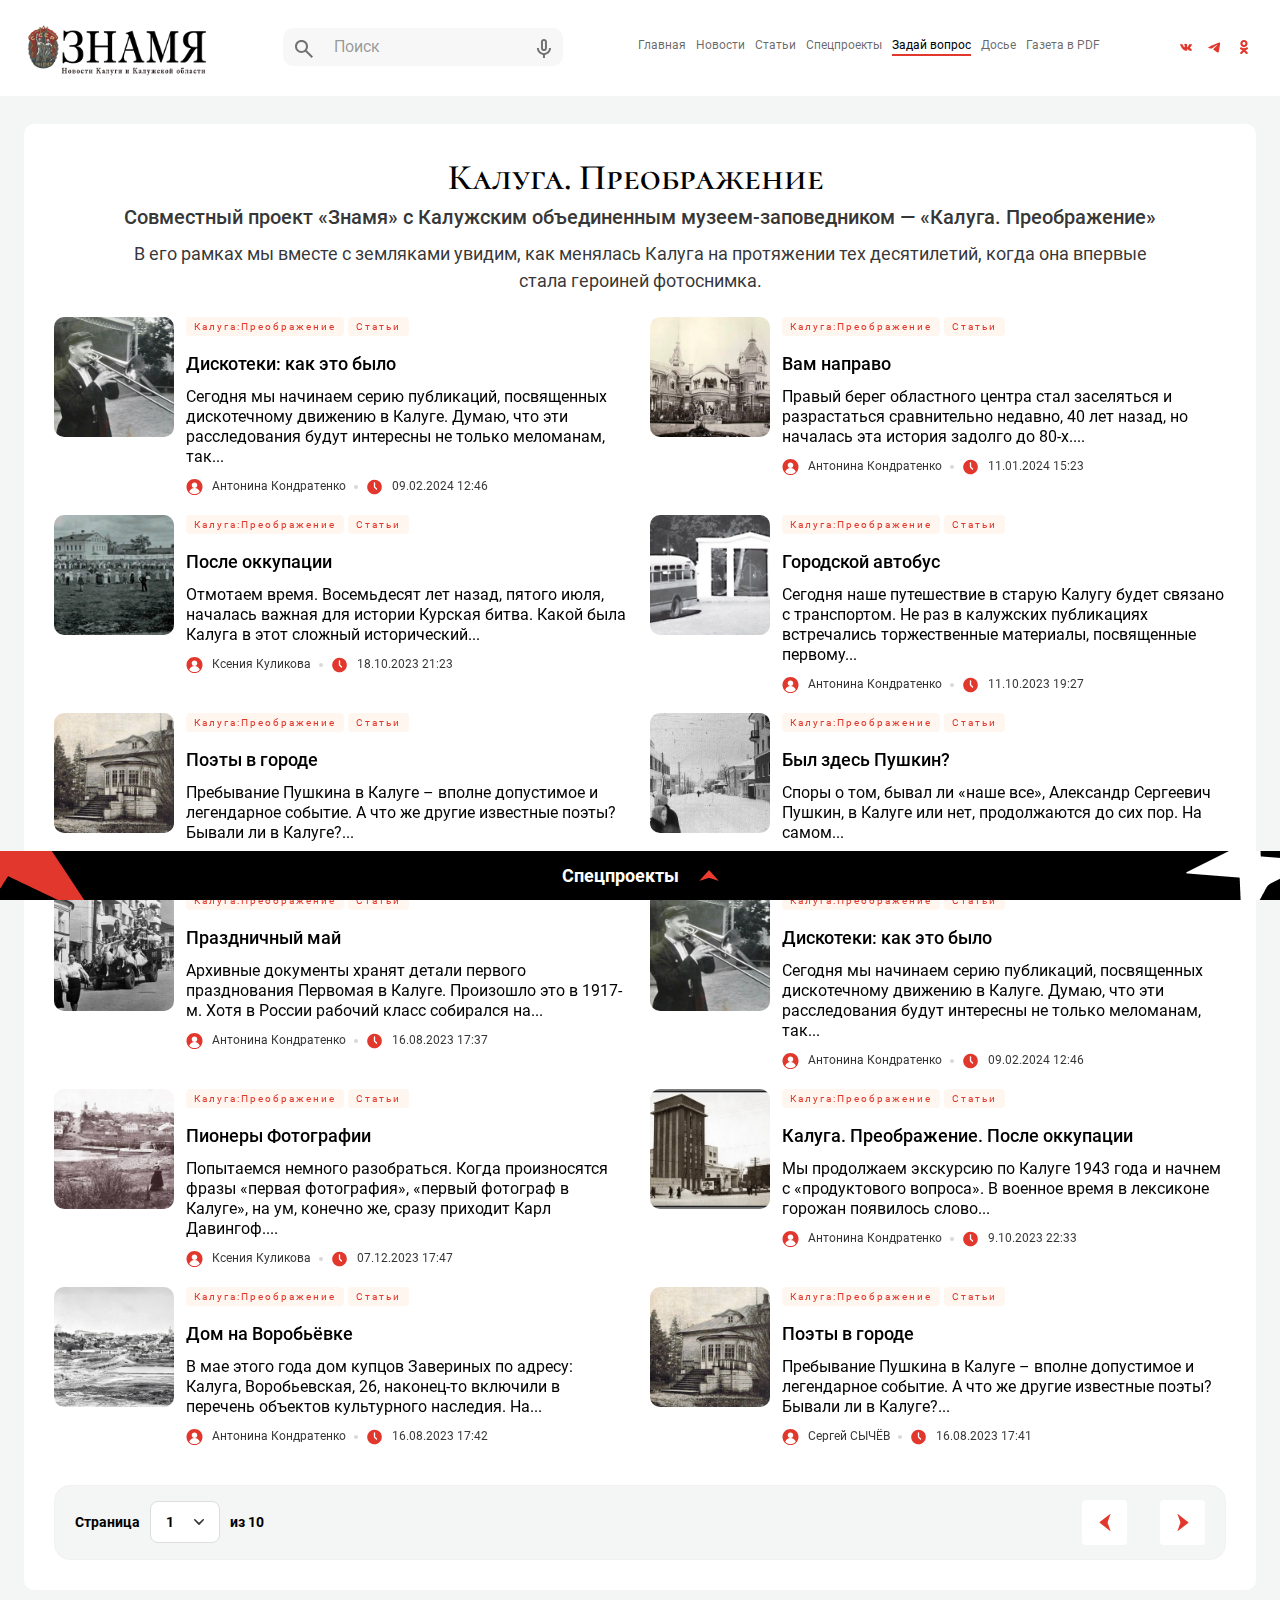
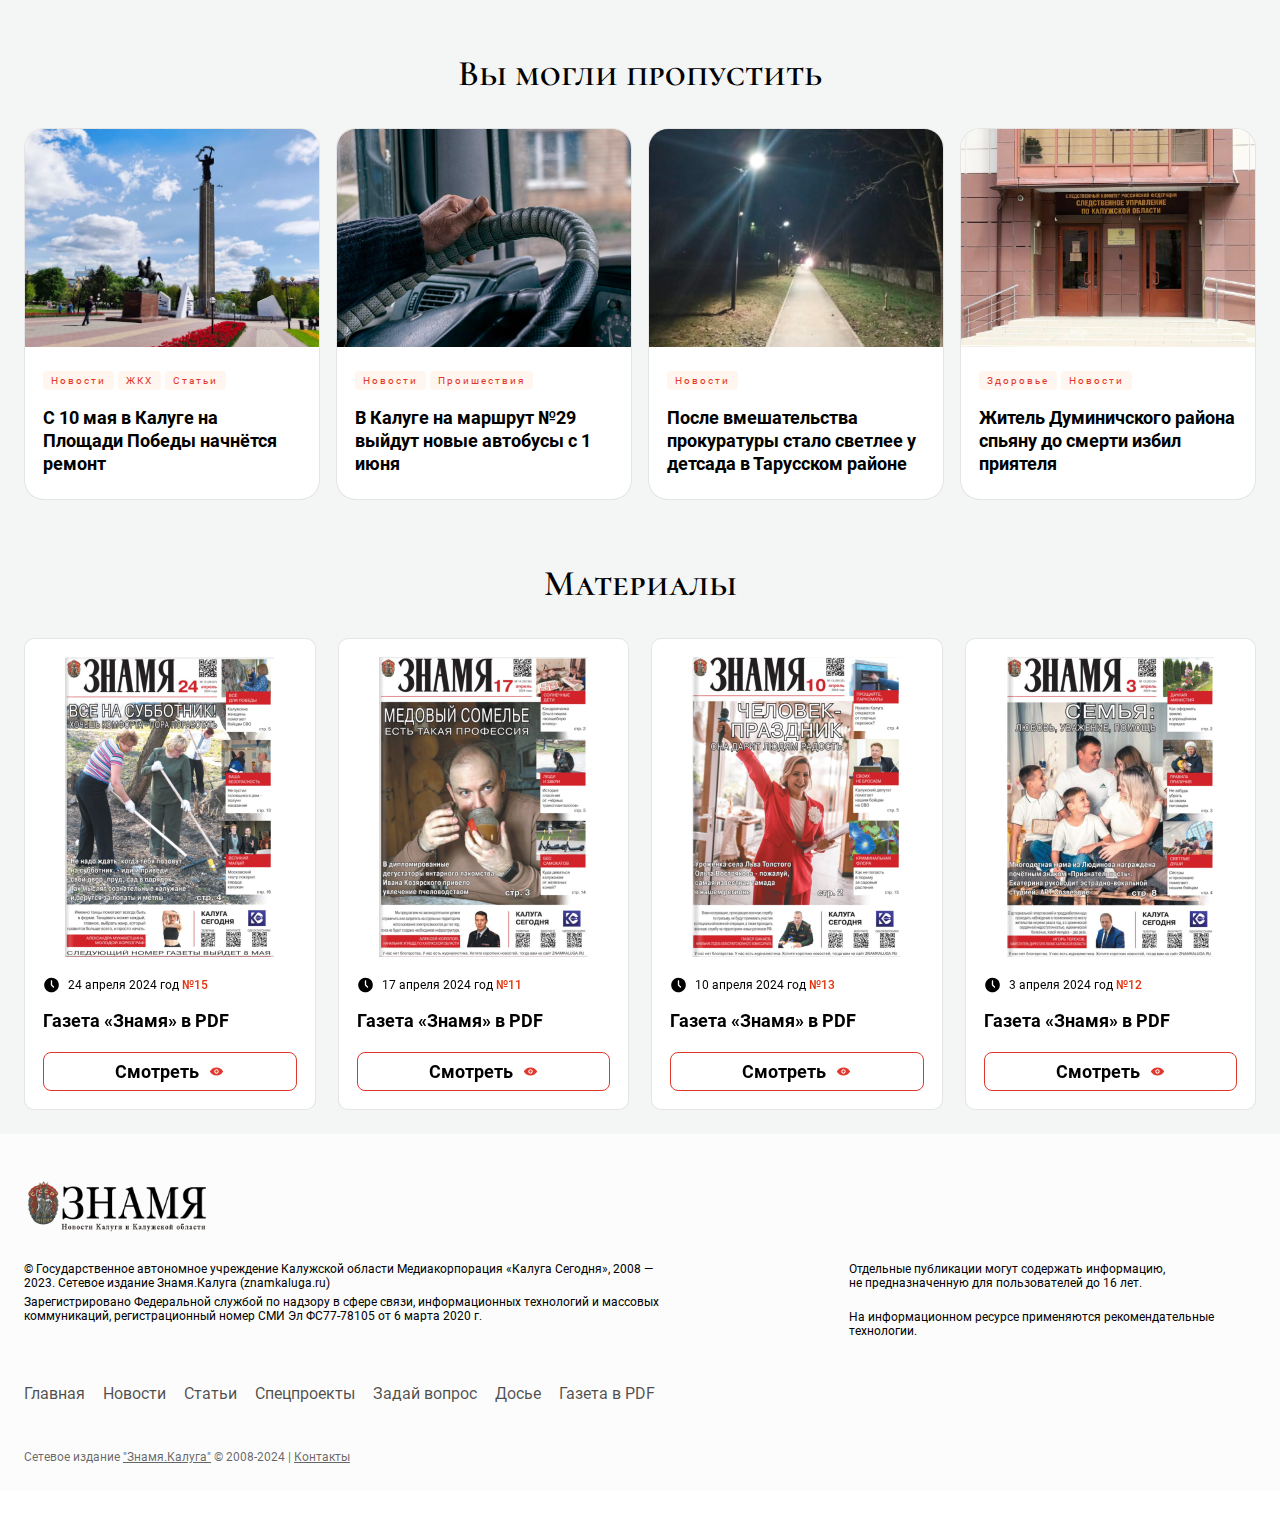
<file: faq2.html>
<!DOCTYPE html>
<html lang="ru">
<head>
    <meta charset="UTF-8">
    <meta http-equiv="X-UA-Compatible" content="IE=edge">
    <meta name="viewport" content="width=device-width, initial-scale=1.0">
    <title>Задай вопрос</title>
    <link rel="stylesheet" href="assets/css/plugin/bootstrap.css">
    <link rel="stylesheet" href="assets/css/plugin/swiper.css">
    <link rel="stylesheet" href="assets/css/main.css">
</head>
<body>

    <header>
        <div class="container">
            <div class="row">
                <div class="col-12 d-flex justify-content-between align-items-center position-relative">
                    <a href="./index.html" class="header-logo">
                        <img src="assets/img/png/logo.png" alt="" class="">
                    </a>
                    <div class="search">
                        <div class="search-inp">
                            <input type="text" class="search_inp" placeholder="Поиск">
                            <span class="search-btn">
                                <svg width="18" height="19" viewBox="0 0 18 19" fill="none" xmlns="http://www.w3.org/2000/svg">
                                    <path d="M16.6 18.9539L10.3 12.6539C9.8 13.0539 9.225 13.3705 8.575 13.6039C7.925 13.8372 7.23333 13.9539 6.5 13.9539C4.68333 13.9539 3.146 13.3249 1.888 12.0669C0.629333 10.8082 0 9.27052 0 7.45386C0 5.63719 0.629333 4.09952 1.888 2.84086C3.146 1.58286 4.68333 0.953857 6.5 0.953857C8.31667 0.953857 9.85433 1.58286 11.113 2.84086C12.371 4.09952 13 5.63719 13 7.45386C13 8.18719 12.8833 8.87886 12.65 9.52886C12.4167 10.1789 12.1 10.7539 11.7 11.2539L18 17.5539L16.6 18.9539ZM6.5 11.9539C7.75 11.9539 8.81267 11.5165 9.688 10.6419C10.5627 9.76652 11 8.70386 11 7.45386C11 6.20386 10.5627 5.14119 9.688 4.26586C8.81267 3.39119 7.75 2.95386 6.5 2.95386C5.25 2.95386 4.18733 3.39119 3.312 4.26586C2.43733 5.14119 2 6.20386 2 7.45386C2 8.70386 2.43733 9.76652 3.312 10.6419C4.18733 11.5165 5.25 11.9539 6.5 11.9539Z" fill="#727272"/>
                                </svg>
                            </span>
                            <span class="search-voice">
                                <svg width="15" height="21" viewBox="0 0 15 21" fill="none" xmlns="http://www.w3.org/2000/svg">
                                    <path d="M7.95463 13.0076C7.11809 13.0076 6.40704 12.7149 5.82146 12.1293C5.23589 11.5437 4.9431 10.8327 4.9431 9.99612V3.97307C4.9431 3.13654 5.23589 2.42548 5.82146 1.83991C6.40704 1.25433 7.11809 0.961548 7.95463 0.961548C8.79116 0.961548 9.50222 1.25433 10.0878 1.83991C10.6734 2.42548 10.9662 3.13654 10.9662 3.97307V9.99612C10.9662 10.8327 10.6734 11.5437 10.0878 12.1293C9.50222 12.7149 8.79116 13.0076 7.95463 13.0076ZM6.95078 20.0345V16.9477C5.21079 16.7135 3.77195 15.9355 2.63426 14.6138C1.49658 13.2921 0.927734 11.7528 0.927734 9.99612H2.93542C2.93542 11.3848 3.42496 12.5683 4.40404 13.5467C5.38245 14.5258 6.56598 15.0153 7.95463 15.0153C9.34327 15.0153 10.5271 14.5258 11.5062 13.5467C12.4846 12.5683 12.9738 11.3848 12.9738 9.99612H14.9815C14.9815 11.7528 14.4127 13.2921 13.275 14.6138C12.1373 15.9355 10.6985 16.7135 8.95847 16.9477V20.0345H6.95078ZM7.95463 11C8.23905 11 8.47763 10.9036 8.67037 10.7109C8.86243 10.5188 8.95847 10.2805 8.95847 9.99612V3.97307C8.95847 3.68865 8.86243 3.45007 8.67037 3.25733C8.47763 3.06527 8.23905 2.96923 7.95463 2.96923C7.6702 2.96923 7.43196 3.06527 7.23989 3.25733C7.04715 3.45007 6.95078 3.68865 6.95078 3.97307V9.99612C6.95078 10.2805 7.04715 10.5188 7.23989 10.7109C7.43196 10.9036 7.6702 11 7.95463 11Z" fill="#727272"/>
                                </svg>
                            </span>
                        </div>
                        <div class="search-info position-absolute">
                            <p class="search-info__title">Возможно вы ищите:</p>
                            <div class="d-flex flex-wrap">
                               <a href="#" class="search-info__link">Популярное</a>
                               <a href="#" class="search-info__link">Спецпроекты</a>
                            </div>
                        </div>
                    </div>
                    <ul class="header-nav d-none d-lg-flex">
                        <li><a href="./index.html">Главная</a></li>
                        <li><a href="./news.html">Новости</a></li>
                        <li><a href="./articles.html">Статьи</a></li>
                        <li><a href="./sp-projects.html">Спецпроекты</a></li>
                        <li class="active"><a href="./faq.html">Задай вопрос</a></li>
                        <li><a href="#">Досье</a></li>
                        <li><a href="./pdf.html">Газета в PDF</a></li>
                    </ul>
                    <div class="d-flex align-items-center">
                        <div class="header-social d-flex">
                            <a href="#">
                                <svg width="24" height="24" viewBox="0 0 24 24" fill="none" xmlns="http://www.w3.org/2000/svg">
                                    <circle cx="12" cy="12" r="8" fill="#E1372C"/>
                                    <path d="M12 0C9.62663 0 7.30655 0.703788 5.33316 2.02236C3.35977 3.34094 1.8217 5.21509 0.913451 7.4078C0.00519938 9.60051 -0.232441 12.0133 0.230582 14.3411C0.693605 16.6689 1.83649 18.8071 3.51472 20.4853C5.19295 22.1635 7.33115 23.3064 9.65892 23.7694C11.9867 24.2324 14.3995 23.9948 16.5922 23.0866C18.7849 22.1783 20.6591 20.6402 21.9776 18.6668C23.2962 16.6935 24 14.3734 24 12C24 8.8174 22.7357 5.76516 20.4853 3.51472C18.2348 1.26428 15.1826 0 12 0ZM17.5342 15.7453C17.2532 15.7847 15.8874 15.7453 15.8163 15.7453C15.4632 15.7488 15.1229 15.6133 14.869 15.3679C14.58 15.09 14.3195 14.7853 14.0432 14.4947C13.9597 14.4067 13.8694 14.3254 13.7732 14.2516C13.5474 14.0779 13.3247 14.1174 13.219 14.3826C13.1364 14.6702 13.0793 14.9645 13.0484 15.2621C13.0462 15.3243 13.0317 15.3855 13.0058 15.4421C12.9799 15.4987 12.9431 15.5497 12.8975 15.5921C12.8519 15.6344 12.7984 15.6674 12.74 15.6891C12.6817 15.7108 12.6196 15.7207 12.5574 15.7184C12.3711 15.7279 12.1847 15.7311 12 15.7184C11.3279 15.7157 10.666 15.5534 10.069 15.2447C9.42408 14.8844 8.86197 14.3927 8.41895 13.8016C7.7098 12.8658 7.0972 11.8607 6.59053 10.8016C6.56369 10.7495 6.03158 9.61737 6.01895 9.56368C5.98738 9.49004 5.98498 9.40714 6.01225 9.33179C6.03951 9.25645 6.0944 9.19428 6.1658 9.1579C6.26053 9.12158 8.01474 9.1579 8.04316 9.1579C8.17371 9.15605 8.3014 9.19617 8.40742 9.27235C8.51345 9.34853 8.59221 9.45674 8.63211 9.58105C8.95656 10.4101 9.3996 11.1877 9.94737 11.8895C10.0242 11.9829 10.1141 12.0648 10.2142 12.1326C10.24 12.1576 10.272 12.1753 10.3069 12.1838C10.3418 12.1924 10.3784 12.1914 10.4128 12.1811C10.4472 12.1708 10.4783 12.1516 10.5027 12.1253C10.5272 12.099 10.5443 12.0666 10.5521 12.0316C10.6216 11.8028 10.6625 11.5662 10.6737 11.3274C10.6832 10.8537 10.6737 10.5379 10.6468 10.0642C10.6564 9.90279 10.6019 9.74412 10.4952 9.62262C10.3885 9.50113 10.2382 9.42662 10.0768 9.41526C9.9379 9.39158 9.91895 9.27789 10.0153 9.16421C10.2 8.92895 10.4558 8.89105 10.7337 8.87684C11.1537 8.85316 11.5753 8.87684 11.9968 8.87684H12.0884C12.2735 8.87638 12.4582 8.8949 12.6395 8.93211C12.7455 8.95382 12.8417 9.0092 12.9136 9.09001C12.9856 9.17082 13.0296 9.27271 13.039 9.38053C13.0602 9.49984 13.0697 9.62094 13.0674 9.74211C13.0563 10.26 13.0311 10.7763 13.0247 11.2926C13.0209 11.4972 13.0394 11.7016 13.08 11.9021C13.1416 12.1768 13.3295 12.2463 13.5221 12.0474C13.7622 11.7892 13.9823 11.5131 14.1805 11.2216C14.5367 10.6921 14.8303 10.123 15.0553 9.52579C15.1768 9.21947 15.27 9.15158 15.6 9.15158H17.4616C17.5725 9.14988 17.6832 9.16424 17.79 9.19421C17.8276 9.20425 17.8628 9.22191 17.8933 9.2461C17.9239 9.2703 17.9491 9.30051 17.9674 9.33486C17.9858 9.36921 17.9969 9.40696 18.0001 9.44579C18.0032 9.48461 17.9984 9.52366 17.9858 9.56053C17.8773 9.95677 17.6905 10.3272 17.4363 10.65C17.0574 11.1868 16.6595 11.7095 16.2711 12.2384C16.2216 12.3058 16.1767 12.3765 16.1368 12.45C15.9916 12.7137 16.0026 12.8605 16.2126 13.0816C16.5505 13.4305 16.9121 13.7558 17.2374 14.1126C17.4769 14.3735 17.6935 14.6545 17.8847 14.9526C18.1247 15.3284 17.9779 15.6821 17.5342 15.7453Z" fill="white"/>
                                </svg>
                            </a>
                            <a href="#">
                                <svg width="22" height="22" viewBox="0 0 22 22" fill="none" xmlns="http://www.w3.org/2000/svg">
                                    <circle cx="11" cy="11" r="10" fill="#E1372C"/>
                                    <path fill-rule="evenodd" clip-rule="evenodd" d="M11 0C4.92508 0 0 4.92508 0 11C0 17.0749 4.92508 22 11 22C17.0749 22 22 17.0749 22 11C22 4.92508 17.0749 0 11 0ZM16.0987 7.48086C15.9332 9.22024 15.217 13.4411 14.8526 15.3893C14.6983 16.2138 14.3945 16.4901 14.1006 16.5172C13.4621 16.5761 12.977 16.0948 12.3582 15.6892C11.3902 15.0545 10.8432 14.6596 9.90344 14.0405C8.81719 13.3246 9.52145 12.9314 10.1402 12.2886C10.3022 12.1202 13.1166 9.56012 13.1712 9.32809C13.1781 9.29887 13.1845 9.19059 13.1201 9.13344C13.0556 9.07629 12.9607 9.09606 12.8923 9.11152C12.7952 9.13344 11.2484 10.1557 8.25258 12.1782C7.81344 12.4798 7.41598 12.6264 7.05934 12.6191C6.6666 12.6105 5.91121 12.3969 5.34961 12.2143C4.66082 11.9904 4.1134 11.8718 4.16109 11.4916C4.18559 11.2935 4.45844 11.0911 4.97922 10.884C8.18598 9.48664 10.3241 8.56582 11.394 8.12066C14.4491 6.85012 15.0838 6.62922 15.4975 6.62191C16.0158 6.61276 16.1409 7.04056 16.0987 7.48086Z" fill="white"/>
                                </svg>
                            </a>
                            <a href="#">
                                <img src="assets/img/svg/ok.svg" alt="">
                            </a>
                        </div>
    
                        <div class="search-button d-lg-none">
                            <svg width="18" height="19" viewBox="0 0 18 19" fill="none" xmlns="http://www.w3.org/2000/svg">
                                <path d="M16.6 18.9539L10.3 12.6539C9.8 13.0539 9.225 13.3705 8.575 13.6039C7.925 13.8372 7.23333 13.9539 6.5 13.9539C4.68333 13.9539 3.146 13.3249 1.888 12.0669C0.629333 10.8082 0 9.27052 0 7.45386C0 5.63719 0.629333 4.09952 1.888 2.84086C3.146 1.58286 4.68333 0.953857 6.5 0.953857C8.31667 0.953857 9.85433 1.58286 11.113 2.84086C12.371 4.09952 13 5.63719 13 7.45386C13 8.18719 12.8833 8.87886 12.65 9.52886C12.4167 10.1789 12.1 10.7539 11.7 11.2539L18 17.5539L16.6 18.9539ZM6.5 11.9539C7.75 11.9539 8.81267 11.5165 9.688 10.6419C10.5627 9.76652 11 8.70386 11 7.45386C11 6.20386 10.5627 5.14119 9.688 4.26586C8.81267 3.39119 7.75 2.95386 6.5 2.95386C5.25 2.95386 4.18733 3.39119 3.312 4.26586C2.43733 5.14119 2 6.20386 2 7.45386C2 8.70386 2.43733 9.76652 3.312 10.6419C4.18733 11.5165 5.25 11.9539 6.5 11.9539Z" fill="#727272"/>
                            </svg>
                        </div>
    
                        <div class="menu-btn d-lg-none">
                            <img src="assets/img/svg/menu.svg" alt="">
                            <img src="assets/img/svg/close.svg" alt="">
                        </div>
                    </div>

                </div>
            </div>
        </div>
        <div class="menu">
            <div class="container">
                <div class="row">
                    <div class="col-12">
                        <ul class="menu-nav">
                            <li><a href="./index.html"><span>Главная</span> <img src="assets/img/svg/arrow-mini.svg" alt=""> </a></li>
                            <li><a href="./news.html"><span>Новости</span> <img src="assets/img/svg/arrow-mini.svg" alt=""> </a></li>
                            <li><a href="./articles.html"><span>Статьи</span> <img src="assets/img/svg/arrow-mini.svg" alt=""> </a></li>
                            <li><a href="./sp-projects.html"><span>Спецпроекты</span> <img src="assets/img/svg/arrow-mini.svg" alt=""> </a></li>
                            <li class="active"><a href="./faq.html"><span>Задай вопрос</span> <img src="assets/img/svg/arrow-mini.svg" alt=""> </a></li>
                            <li><a href="#"><span>Досье</span> <img src="assets/img/svg/arrow-mini.svg" alt=""> </a></li>
                            <li><a href="./pdf.html"><span>Газета в PDF</span> <img src="assets/img/svg/arrow-mini.svg" alt=""> </a></li>
                        </ul>
                    </div>
                </div>
            </div>
        </div>
    </header>

    <main>
        <div class="posts">
            <div class="container">
                <div class="row">
                    <div class="col-12">
                        <div class="posts-box">
                           <div class=" text-center px-lg-5">
                                <h1 class="title-text m-0 me-2">Калуга. Преображение</h1>
                                <h3 class="info-suptext">Совместный проект «Знамя» с Калужским объединенным музеем-заповедником — «Калуга. Преображение»</h3>
                                <p class="info-text px-lg-4">В его рамках мы вместе с земляками увидим, как менялась Калуга на протяжении тех десятилетий, когда она впервые стала героиней фотоснимка. </p>
                           </div>

                            <div class="swiper swiper-posts">
                                <div class="swiper-wrapper">
                                    <div class="swiper-slide">
                                        <div class="post d-flex">
                                            <a href="#">
                                                <img src="assets/img/png/f1.png" alt="" class="post-img">
                                            </a>
                                            <div class="d-flex flex-column justify-content-between">
                                                <div class="">
                                                    <div class="d-flex flex-wrap">
                                                        <div class="hashtag">Калуга:Преображение</div>
                                                        <div class="hashtag">Статьи</div>
                                                    </div>
                                                    <a href="#" class="post-link">Дискотеки: как это было</a>
                                                    <p class="post-text">Сегодня мы начинаем серию публикаций, посвященных дискотечному движению в Калуге. Думаю, что эти расследования будут интересны не только меломанам, так...</p>
                                                </div>
                                                <div class="d-flex align-items-center position-relative z-2">
                                                    <div class="info">
                                                        <img src="assets/img/svg/login2.svg" alt="">
                                                        <span>Антонина Кондратенко</span>
                                                    </div>
                                                    <div class="circle"></div>
                                                    <div class="info">
                                                        <img src="assets/img/svg/time2.svg" alt="">
                                                        <span>09.02.2024 12:46</span>
                                                    </div>
                                                </div>
                                            </div>
                                        </div>
                                    </div>
                                    <div class="swiper-slide">
                                        <div class="post d-flex">
                                            <a href="#">
                                                <img src="assets/img/png/f2.png" alt="" class="post-img">
                                            </a>
                                            <div class="d-flex flex-column justify-content-between">
                                                <div class="">
                                                    <div class="d-flex flex-wrap">
                                                        <div class="hashtag">Калуга:Преображение</div>
                                                        <div class="hashtag">Статьи</div>
                                                    </div>
                                                    <a href="#" class="post-link">Вам направо</a>
                                                    <p class="post-text">Правый берег областного центра стал заселяться и разрастаться сравнительно недавно, 40 лет назад, но началась эта история задолго до 80-х....</p>
                                                </div>
                                                <div class="d-flex align-items-center position-relative z-2">
                                                    <div class="info">
                                                        <img src="assets/img/svg/login2.svg" alt="">
                                                        <span>Антонина Кондратенко</span>
                                                    </div>
                                                    <div class="circle"></div>
                                                    <div class="info">
                                                        <img src="assets/img/svg/time2.svg" alt="">
                                                        <span>11.01.2024 15:23</span>
                                                    </div>
                                                </div>
                                            </div>
                                        </div>
                                    </div>
                                    <div class="swiper-slide">
                                        <div class="post d-flex">
                                            <a href="#">
                                                <img src="assets/img/png/f3.png" alt="" class="post-img">
                                            </a>
                                            <div class="d-flex flex-column justify-content-between">
                                                <div class="">
                                                    <div class="d-flex flex-wrap">
                                                        <div class="hashtag">Калуга:Преображение</div>
                                                        <div class="hashtag">Статьи</div>
                                                    </div>
                                                    <a href="#" class="post-link">Пионеры Фотографии</a>
                                                    <p class="post-text">Попытаемся немного разобраться. Когда произносятся фразы «первая фотография», «первый фотограф в Калуге», на ум, конечно же, сразу приходит Карл Давингоф....</p>
                                                </div>
                                                <div class="d-flex align-items-center position-relative z-2">
                                                    <div class="info">
                                                        <img src="assets/img/svg/login2.svg" alt="">
                                                        <span>Ксения Куликова</span>
                                                    </div>
                                                    <div class="circle"></div>
                                                    <div class="info">
                                                        <img src="assets/img/svg/time2.svg" alt="">
                                                        <span>07.12.2023 17:47</span>
                                                    </div>
                                                </div>
                                            </div>
                                        </div>
                                    </div>
                                    <div class="swiper-slide">
                                        <div class="post d-flex">
                                            <a href="#">
                                                <img src="assets/img/png/f4.png" alt="" class="post-img">
                                            </a>
                                            <div class="d-flex flex-column justify-content-between">
                                                <div class="">
                                                    <div class="d-flex flex-wrap">
                                                        <div class="hashtag">Калуга:Преображение</div>
                                                        <div class="hashtag">Статьи</div>
                                                    </div>
                                                    <a href="#" class="post-link">Калуга. Преображение. После оккупации</a>
                                                    <p class="post-text">Мы продолжаем экскурсию по Калуге 1943 года и начнем с «продуктового вопроса». В военное время в лексиконе горожан появилось слово...</p>
                                                </div>
                                                <div class="d-flex align-items-center position-relative z-2">
                                                    <div class="info">
                                                        <img src="assets/img/svg/login2.svg" alt="">
                                                        <span>Антонина Кондратенко</span>
                                                    </div>
                                                    <div class="circle"></div>
                                                    <div class="info">
                                                        <img src="assets/img/svg/time2.svg" alt="">
                                                        <span>9.10.2023 22:33</span>
                                                    </div>
                                                </div>
                                            </div>
                                        </div>
                                    </div>
                                    <div class="swiper-slide">
                                        <div class="post d-flex">
                                            <a href="#">
                                                <img src="assets/img/png/f5.png" alt="" class="post-img">
                                            </a>
                                            <div class="d-flex flex-column justify-content-between">
                                                <div class="">
                                                    <div class="d-flex flex-wrap">
                                                        <div class="hashtag">Калуга:Преображение</div>
                                                        <div class="hashtag">Статьи</div>
                                                    </div>
                                                    <a href="#" class="post-link">После оккупации</a>
                                                    <p class="post-text">Отмотаем время. Восемьдесят лет назад, пятого июля, началась важная для истории Курская битва. Какой была Калуга в этот сложный исторический...</p>
                                                </div>
                                                <div class="d-flex align-items-center position-relative z-2">
                                                    <div class="info">
                                                        <img src="assets/img/svg/login2.svg" alt="">
                                                        <span>Ксения Куликова</span>
                                                    </div>
                                                    <div class="circle"></div>
                                                    <div class="info">
                                                        <img src="assets/img/svg/time2.svg" alt="">
                                                        <span>18.10.2023 21:23</span>
                                                    </div>
                                                </div>
                                            </div>
                                        </div>
                                    </div>
                                    <div class="swiper-slide">
                                        <div class="post d-flex">
                                            <a href="#">
                                                <img src="assets/img/png/f6.png" alt="" class="post-img">
                                            </a>
                                            <div class="d-flex flex-column justify-content-between">
                                                <div class="">
                                                    <div class="d-flex flex-wrap">
                                                        <div class="hashtag">Калуга:Преображение</div>
                                                        <div class="hashtag">Статьи</div>
                                                    </div>
                                                    <a href="#" class="post-link">Городской автобус</a>
                                                    <p class="post-text">Сегодня наше путешествие в старую Калугу будет связано с транспортом. Не раз в калужских публикациях встречались торжественные материалы, посвященные первому...</p>
                                                </div>
                                                <div class="d-flex align-items-center position-relative z-2">
                                                    <div class="info">
                                                        <img src="assets/img/svg/login2.svg" alt="">
                                                        <span>Антонина Кондратенко</span>
                                                    </div>
                                                    <div class="circle"></div>
                                                    <div class="info">
                                                        <img src="assets/img/svg/time2.svg" alt="">
                                                        <span>11.10.2023 19:27</span>
                                                    </div>
                                                </div>
                                            </div>
                                        </div>
                                    </div>
                                    <div class="swiper-slide">
                                        <div class="post d-flex">
                                            <a href="#">
                                                <img src="assets/img/png/f7.png" alt="" class="post-img">
                                            </a>
                                            <div class="d-flex flex-column justify-content-between">
                                                <div class="">
                                                    <div class="d-flex flex-wrap">
                                                        <div class="hashtag">Калуга:Преображение</div>
                                                        <div class="hashtag">Статьи</div>
                                                    </div>
                                                    <a href="#" class="post-link">Первый месяц войны</a>
                                                    <p class="post-text">В далеком 1941-м, 21 июня, во всем Советском Союзе проходили выпускные вечера. Калуга не стала исключением. В 12:15 по московскому...</p>
                                                </div>
                                                <div class="d-flex align-items-center position-relative z-2">
                                                    <div class="info">
                                                        <img src="assets/img/svg/login2.svg" alt="">
                                                        <span>Антонина Кондратенко</span>
                                                    </div>
                                                    <div class="circle"></div>
                                                    <div class="info">
                                                        <img src="assets/img/svg/time2.svg" alt="">
                                                        <span>16.08.2023 17:44</span>
                                                    </div>
                                                </div>
                                            </div>
                                        </div>
                                    </div>
                                    <div class="swiper-slide">
                                        <div class="post d-flex">
                                            <a href="#">
                                                <img src="assets/img/png/f8.png" alt="" class="post-img">
                                            </a>
                                            <div class="d-flex flex-column justify-content-between">
                                                <div class="">
                                                    <div class="d-flex flex-wrap">
                                                        <div class="hashtag">Калуга:Преображение</div>
                                                        <div class="hashtag">Статьи</div>
                                                    </div>
                                                    <a href="#" class="post-link">Дом на Воробьёвке</a>
                                                    <p class="post-text">В мае этого года дом купцов Завериных по адресу: Калуга, Воробьевская, 26, наконец-то включили в перечень объектов культурного наследия. На...</p>
                                                </div>
                                                <div class="d-flex align-items-center position-relative z-2">
                                                    <div class="info">
                                                        <img src="assets/img/svg/login2.svg" alt="">
                                                        <span>Антонина Кондратенко</span>
                                                    </div>
                                                    <div class="circle"></div>
                                                    <div class="info">
                                                        <img src="assets/img/svg/time2.svg" alt="">
                                                        <span>16.08.2023 17:42</span>
                                                    </div>
                                                </div>
                                            </div>
                                        </div>
                                    </div>
                                    <div class="swiper-slide">
                                        <div class="post d-flex">
                                            <a href="#">
                                                <img src="assets/img/png/f9.png" alt="" class="post-img">
                                            </a>
                                            <div class="d-flex flex-column justify-content-between">
                                                <div class="">
                                                    <div class="d-flex flex-wrap">
                                                        <div class="hashtag">Калуга:Преображение</div>
                                                        <div class="hashtag">Статьи</div>
                                                    </div>
                                                    <a href="#" class="post-link">Поэты в городе</a>
                                                    <p class="post-text">Пребывание Пушкина в Калуге – вполне допустимое и легендарное событие. А что же другие известные поэты? Бывали ли в Калуге?...</p>
                                                </div>
                                                <div class="d-flex align-items-center position-relative z-2">
                                                    <div class="info">
                                                        <img src="assets/img/svg/login2.svg" alt="">
                                                        <span>Сергей СЫЧЁВ</span>
                                                    </div>
                                                    <div class="circle"></div>
                                                    <div class="info">
                                                        <img src="assets/img/svg/time2.svg" alt="">
                                                        <span>16.08.2023 17:41</span>
                                                    </div>
                                                </div>
                                            </div>
                                        </div>
                                    </div>
                                    <div class="swiper-slide">
                                        <div class="post d-flex">
                                            <a href="#">
                                                <img src="assets/img/png/f10.png" alt="" class="post-img">
                                            </a>
                                            <div class="d-flex flex-column justify-content-between">
                                                <div class="">
                                                    <div class="d-flex flex-wrap">
                                                        <div class="hashtag">Калуга:Преображение</div>
                                                        <div class="hashtag">Статьи</div>
                                                    </div>
                                                    <a href="#" class="post-link">Был здесь Пушкин?</a>
                                                    <p class="post-text">Споры о том, бывал ли «наше все», Александр Сергеевич Пушкин, в Калуге или нет, продолжаются до сих пор. На самом...</p>
                                                </div>
                                                <div class="d-flex align-items-center position-relative z-2">
                                                    <div class="info">
                                                        <img src="assets/img/svg/login2.svg" alt="">
                                                        <span>Антонина Кондратенко</span>
                                                    </div>
                                                    <div class="circle"></div>
                                                    <div class="info">
                                                        <img src="assets/img/svg/time2.svg" alt="">
                                                        <span>29.04.2024 14:00</span>
                                                    </div>
                                                </div>
                                            </div>
                                        </div>
                                    </div>
                                    <div class="swiper-slide">
                                        <div class="post d-flex">
                                            <a href="#">
                                                <img src="assets/img/png/f11.png" alt="" class="post-img">
                                            </a>
                                            <div class="d-flex flex-column justify-content-between">
                                                <div class="">
                                                    <div class="d-flex flex-wrap">
                                                        <div class="hashtag">Калуга:Преображение</div>
                                                        <div class="hashtag">Статьи</div>
                                                    </div>
                                                    <a href="#" class="post-link">Май сорок пятого</a>
                                                    <p class="post-text">Какими заботами и проблемами жила Калуга в первый послевоенный месяц. Май 1945 года по материалам областной газеты «Знамя». Так, 22...</p>
                                                </div>
                                                <div class="d-flex align-items-center position-relative z-2">
                                                    <div class="info">
                                                        <img src="assets/img/svg/login2.svg" alt="">
                                                        <span>Антонина Кондратенко</span>
                                                    </div>
                                                    <div class="circle"></div>
                                                    <div class="info">
                                                        <img src="assets/img/svg/time2.svg" alt="">
                                                        <span>09.02.2024 12:46</span>
                                                    </div>
                                                </div>
                                            </div>
                                        </div>
                                    </div>
                                    <div class="swiper-slide">
                                        <div class="post d-flex">
                                            <a href="#">
                                                <img src="assets/img/png/f12.png" alt="" class="post-img">
                                            </a>
                                            <div class="d-flex flex-column justify-content-between">
                                                <div class="">
                                                    <div class="d-flex flex-wrap">
                                                        <div class="hashtag">Калуга:Преображение</div>
                                                        <div class="hashtag">Статьи</div>
                                                    </div>
                                                    <a href="#" class="post-link">Праздничный май</a>
                                                    <p class="post-text">Архивные документы хранят детали первого празднования Первомая в Калуге. Произошло это в 1917-м. Хотя в России рабочий класс собирался на...</p>
                                                </div>
                                                <div class="d-flex align-items-center position-relative z-2">
                                                    <div class="info">
                                                        <img src="assets/img/svg/login2.svg" alt="">
                                                        <span>Антонина Кондратенко</span>
                                                    </div>
                                                    <div class="circle"></div>
                                                    <div class="info">
                                                        <img src="assets/img/svg/time2.svg" alt="">
                                                        <span>16.08.2023 17:37</span>
                                                    </div>
                                                </div>
                                            </div>
                                        </div>
                                    </div>
                                    <div class="swiper-slide">
                                        <div class="post d-flex">
                                            <a href="#">
                                                <img src="assets/img/png/f12.png" alt="" class="post-img">
                                            </a>
                                            <div class="d-flex flex-column justify-content-between">
                                                <div class="">
                                                    <div class="d-flex flex-wrap">
                                                        <div class="hashtag">Калуга:Преображение</div>
                                                        <div class="hashtag">Статьи</div>
                                                    </div>
                                                    <a href="#" class="post-link">Праздничный май</a>
                                                    <p class="post-text">Архивные документы хранят детали первого празднования Первомая в Калуге. Произошло это в 1917-м. Хотя в России рабочий класс собирался на...</p>
                                                </div>
                                                <div class="d-flex align-items-center position-relative z-2">
                                                    <div class="info">
                                                        <img src="assets/img/svg/login2.svg" alt="">
                                                        <span>Антонина Кондратенко</span>
                                                    </div>
                                                    <div class="circle"></div>
                                                    <div class="info">
                                                        <img src="assets/img/svg/time2.svg" alt="">
                                                        <span>16.08.2023 17:37</span>
                                                    </div>
                                                </div>
                                            </div>
                                        </div>
                                    </div>
                                    <div class="swiper-slide">
                                        <div class="post d-flex">
                                            <a href="#">
                                                <img src="assets/img/png/f1.png" alt="" class="post-img">
                                            </a>
                                            <div class="d-flex flex-column justify-content-between">
                                                <div class="">
                                                    <div class="d-flex flex-wrap">
                                                        <div class="hashtag">Калуга:Преображение</div>
                                                        <div class="hashtag">Статьи</div>
                                                    </div>
                                                    <a href="#" class="post-link">Дискотеки: как это было</a>
                                                    <p class="post-text">Сегодня мы начинаем серию публикаций, посвященных дискотечному движению в Калуге. Думаю, что эти расследования будут интересны не только меломанам, так...</p>
                                                </div>
                                                <div class="d-flex align-items-center position-relative z-2">
                                                    <div class="info">
                                                        <img src="assets/img/svg/login2.svg" alt="">
                                                        <span>Антонина Кондратенко</span>
                                                    </div>
                                                    <div class="circle"></div>
                                                    <div class="info">
                                                        <img src="assets/img/svg/time2.svg" alt="">
                                                        <span>09.02.2024 12:46</span>
                                                    </div>
                                                </div>
                                            </div>
                                        </div>
                                    </div>
                                    <div class="swiper-slide">
                                        <div class="post d-flex">
                                            <a href="#">
                                                <img src="assets/img/png/f2.png" alt="" class="post-img">
                                            </a>
                                            <div class="d-flex flex-column justify-content-between">
                                                <div class="">
                                                    <div class="d-flex flex-wrap">
                                                        <div class="hashtag">Калуга:Преображение</div>
                                                        <div class="hashtag">Статьи</div>
                                                    </div>
                                                    <a href="#" class="post-link">Вам направо</a>
                                                    <p class="post-text">Правый берег областного центра стал заселяться и разрастаться сравнительно недавно, 40 лет назад, но началась эта история задолго до 80-х....</p>
                                                </div>
                                                <div class="d-flex align-items-center position-relative z-2">
                                                    <div class="info">
                                                        <img src="assets/img/svg/login2.svg" alt="">
                                                        <span>Антонина Кондратенко</span>
                                                    </div>
                                                    <div class="circle"></div>
                                                    <div class="info">
                                                        <img src="assets/img/svg/time2.svg" alt="">
                                                        <span>11.01.2024 15:23</span>
                                                    </div>
                                                </div>
                                            </div>
                                        </div>
                                    </div>
                                    <div class="swiper-slide">
                                        <div class="post d-flex">
                                            <a href="#">
                                                <img src="assets/img/png/f6.png" alt="" class="post-img">
                                            </a>
                                            <div class="d-flex flex-column justify-content-between">
                                                <div class="">
                                                    <div class="d-flex flex-wrap">
                                                        <div class="hashtag">Калуга:Преображение</div>
                                                        <div class="hashtag">Статьи</div>
                                                    </div>
                                                    <a href="#" class="post-link">Городской автобус</a>
                                                    <p class="post-text">Сегодня наше путешествие в старую Калугу будет связано с транспортом. Не раз в калужских публикациях встречались торжественные материалы, посвященные первому...</p>
                                                </div>
                                                <div class="d-flex align-items-center position-relative z-2">
                                                    <div class="info">
                                                        <img src="assets/img/svg/login2.svg" alt="">
                                                        <span>Антонина Кондратенко</span>
                                                    </div>
                                                    <div class="circle"></div>
                                                    <div class="info">
                                                        <img src="assets/img/svg/time2.svg" alt="">
                                                        <span>11.10.2023 19:27</span>
                                                    </div>
                                                </div>
                                            </div>
                                        </div>
                                    </div>
                                    <div class="swiper-slide">
                                        <div class="post d-flex">
                                            <a href="#">
                                                <img src="assets/img/png/f3.png" alt="" class="post-img">
                                            </a>
                                            <div class="d-flex flex-column justify-content-between">
                                                <div class="">
                                                    <div class="d-flex flex-wrap">
                                                        <div class="hashtag">Калуга:Преображение</div>
                                                        <div class="hashtag">Статьи</div>
                                                    </div>
                                                    <a href="#" class="post-link">Пионеры Фотографии</a>
                                                    <p class="post-text">Попытаемся немного разобраться. Когда произносятся фразы «первая фотография», «первый фотограф в Калуге», на ум, конечно же, сразу приходит Карл Давингоф....</p>
                                                </div>
                                                <div class="d-flex align-items-center position-relative z-2">
                                                    <div class="info">
                                                        <img src="assets/img/svg/login2.svg" alt="">
                                                        <span>Ксения Куликова</span>
                                                    </div>
                                                    <div class="circle"></div>
                                                    <div class="info">
                                                        <img src="assets/img/svg/time2.svg" alt="">
                                                        <span>07.12.2023 17:47</span>
                                                    </div>
                                                </div>
                                            </div>
                                        </div>
                                    </div>
                                    <div class="swiper-slide">
                                        <div class="post d-flex">
                                            <a href="#">
                                                <img src="assets/img/png/f4.png" alt="" class="post-img">
                                            </a>
                                            <div class="d-flex flex-column justify-content-between">
                                                <div class="">
                                                    <div class="d-flex flex-wrap">
                                                        <div class="hashtag">Калуга:Преображение</div>
                                                        <div class="hashtag">Статьи</div>
                                                    </div>
                                                    <a href="#" class="post-link">Калуга. Преображение. После оккупации</a>
                                                    <p class="post-text">Мы продолжаем экскурсию по Калуге 1943 года и начнем с «продуктового вопроса». В военное время в лексиконе горожан появилось слово...</p>
                                                </div>
                                                <div class="d-flex align-items-center position-relative z-2">
                                                    <div class="info">
                                                        <img src="assets/img/svg/login2.svg" alt="">
                                                        <span>Антонина Кондратенко</span>
                                                    </div>
                                                    <div class="circle"></div>
                                                    <div class="info">
                                                        <img src="assets/img/svg/time2.svg" alt="">
                                                        <span>9.10.2023 22:33</span>
                                                    </div>
                                                </div>
                                            </div>
                                        </div>
                                    </div>
                                    <div class="swiper-slide">
                                        <div class="post d-flex">
                                            <a href="#">
                                                <img src="assets/img/png/f5.png" alt="" class="post-img">
                                            </a>
                                            <div class="d-flex flex-column justify-content-between">
                                                <div class="">
                                                    <div class="d-flex flex-wrap">
                                                        <div class="hashtag">Калуга:Преображение</div>
                                                        <div class="hashtag">Статьи</div>
                                                    </div>
                                                    <a href="#" class="post-link">После оккупации</a>
                                                    <p class="post-text">Отмотаем время. Восемьдесят лет назад, пятого июля, началась важная для истории Курская битва. Какой была Калуга в этот сложный исторический...</p>
                                                </div>
                                                <div class="d-flex align-items-center position-relative z-2">
                                                    <div class="info">
                                                        <img src="assets/img/svg/login2.svg" alt="">
                                                        <span>Ксения Куликова</span>
                                                    </div>
                                                    <div class="circle"></div>
                                                    <div class="info">
                                                        <img src="assets/img/svg/time2.svg" alt="">
                                                        <span>18.10.2023 21:23</span>
                                                    </div>
                                                </div>
                                            </div>
                                        </div>
                                    </div>
                                    <div class="swiper-slide">
                                        <div class="post d-flex">
                                            <a href="#">
                                                <img src="assets/img/png/f7.png" alt="" class="post-img">
                                            </a>
                                            <div class="d-flex flex-column justify-content-between">
                                                <div class="">
                                                    <div class="d-flex flex-wrap">
                                                        <div class="hashtag">Калуга:Преображение</div>
                                                        <div class="hashtag">Статьи</div>
                                                    </div>
                                                    <a href="#" class="post-link">Первый месяц войны</a>
                                                    <p class="post-text">В далеком 1941-м, 21 июня, во всем Советском Союзе проходили выпускные вечера. Калуга не стала исключением. В 12:15 по московскому...</p>
                                                </div>
                                                <div class="d-flex align-items-center position-relative z-2">
                                                    <div class="info">
                                                        <img src="assets/img/svg/login2.svg" alt="">
                                                        <span>Антонина Кондратенко</span>
                                                    </div>
                                                    <div class="circle"></div>
                                                    <div class="info">
                                                        <img src="assets/img/svg/time2.svg" alt="">
                                                        <span>16.08.2023 17:44</span>
                                                    </div>
                                                </div>
                                            </div>
                                        </div>
                                    </div>
                                    <div class="swiper-slide">
                                        <div class="post d-flex">
                                            <a href="#">
                                                <img src="assets/img/png/f8.png" alt="" class="post-img">
                                            </a>
                                            <div class="d-flex flex-column justify-content-between">
                                                <div class="">
                                                    <div class="d-flex flex-wrap">
                                                        <div class="hashtag">Калуга:Преображение</div>
                                                        <div class="hashtag">Статьи</div>
                                                    </div>
                                                    <a href="#" class="post-link">Дом на Воробьёвке</a>
                                                    <p class="post-text">В мае этого года дом купцов Завериных по адресу: Калуга, Воробьевская, 26, наконец-то включили в перечень объектов культурного наследия. На...</p>
                                                </div>
                                                <div class="d-flex align-items-center position-relative z-2">
                                                    <div class="info">
                                                        <img src="assets/img/svg/login2.svg" alt="">
                                                        <span>Антонина Кондратенко</span>
                                                    </div>
                                                    <div class="circle"></div>
                                                    <div class="info">
                                                        <img src="assets/img/svg/time2.svg" alt="">
                                                        <span>16.08.2023 17:42</span>
                                                    </div>
                                                </div>
                                            </div>
                                        </div>
                                    </div>
                                    <div class="swiper-slide">
                                        <div class="post d-flex">
                                            <a href="#">
                                                <img src="assets/img/png/f9.png" alt="" class="post-img">
                                            </a>
                                            <div class="d-flex flex-column justify-content-between">
                                                <div class="">
                                                    <div class="d-flex flex-wrap">
                                                        <div class="hashtag">Калуга:Преображение</div>
                                                        <div class="hashtag">Статьи</div>
                                                    </div>
                                                    <a href="#" class="post-link">Поэты в городе</a>
                                                    <p class="post-text">Пребывание Пушкина в Калуге – вполне допустимое и легендарное событие. А что же другие известные поэты? Бывали ли в Калуге?...</p>
                                                </div>
                                                <div class="d-flex align-items-center position-relative z-2">
                                                    <div class="info">
                                                        <img src="assets/img/svg/login2.svg" alt="">
                                                        <span>Сергей СЫЧЁВ</span>
                                                    </div>
                                                    <div class="circle"></div>
                                                    <div class="info">
                                                        <img src="assets/img/svg/time2.svg" alt="">
                                                        <span>16.08.2023 17:41</span>
                                                    </div>
                                                </div>
                                            </div>
                                        </div>
                                    </div>
                                    <div class="swiper-slide">
                                        <div class="post d-flex">
                                            <a href="#">
                                                <img src="assets/img/png/f10.png" alt="" class="post-img">
                                            </a>
                                            <div class="d-flex flex-column justify-content-between">
                                                <div class="">
                                                    <div class="d-flex flex-wrap">
                                                        <div class="hashtag">Калуга:Преображение</div>
                                                        <div class="hashtag">Статьи</div>
                                                    </div>
                                                    <a href="#" class="post-link">Был здесь Пушкин?</a>
                                                    <p class="post-text">Споры о том, бывал ли «наше все», Александр Сергеевич Пушкин, в Калуге или нет, продолжаются до сих пор. На самом...</p>
                                                </div>
                                                <div class="d-flex align-items-center position-relative z-2">
                                                    <div class="info">
                                                        <img src="assets/img/svg/login2.svg" alt="">
                                                        <span>Антонина Кондратенко</span>
                                                    </div>
                                                    <div class="circle"></div>
                                                    <div class="info">
                                                        <img src="assets/img/svg/time2.svg" alt="">
                                                        <span>29.04.2024 14:00</span>
                                                    </div>
                                                </div>
                                            </div>
                                        </div>
                                    </div>
                                    <div class="swiper-slide">
                                        <div class="post d-flex">
                                            <a href="#">
                                                <img src="assets/img/png/f11.png" alt="" class="post-img">
                                            </a>
                                            <div class="d-flex flex-column justify-content-between">
                                                <div class="">
                                                    <div class="d-flex flex-wrap">
                                                        <div class="hashtag">Калуга:Преображение</div>
                                                        <div class="hashtag">Статьи</div>
                                                    </div>
                                                    <a href="#" class="post-link">Май сорок пятого</a>
                                                    <p class="post-text">Какими заботами и проблемами жила Калуга в первый послевоенный месяц. Май 1945 года по материалам областной газеты «Знамя». Так, 22...</p>
                                                </div>
                                                <div class="d-flex align-items-center position-relative z-2">
                                                    <div class="info">
                                                        <img src="assets/img/svg/login2.svg" alt="">
                                                        <span>Антонина Кондратенко</span>
                                                    </div>
                                                    <div class="circle"></div>
                                                    <div class="info">
                                                        <img src="assets/img/svg/time2.svg" alt="">
                                                        <span>09.02.2024 12:46</span>
                                                    </div>
                                                </div>
                                            </div>
                                        </div>
                                    </div>
                                </div>
                            </div>

                            <div class="controls d-flex align-items-center justify-content-between">
                                <div class="pagination-box d-flex align-items-center">
                                    <span class="d-none d-sm-block">Страница</span>
                                    <div class="pagination">
                                        <div class="pagination-head d-flex align-items-center justify-content-between">
                                            <span class="bullet-active">1</span>
                                            <svg width="10" height="6" viewBox="0 0 10 6" fill="none" xmlns="http://www.w3.org/2000/svg">
                                                <path d="M8.71655 0.232035C8.85799 0.0833867 9.04899 0 9.24803 0C9.44708 0 9.63807 0.0833867 9.77951 0.232035C9.84935 0.305029 9.9048 0.392037 9.94265 0.487995C9.98051 0.583952 10 0.686942 10 0.790971C10 0.895001 9.98051 0.99799 9.94265 1.09395C9.9048 1.18991 9.84935 1.27691 9.77951 1.34991L5.53202 5.76833C5.39026 5.91677 5.19913 6 5 6C4.80087 6 4.60974 5.91677 4.46798 5.76833L0.220486 1.34991C0.150654 1.27691 0.0951987 1.18991 0.057346 1.09395C0.0194934 0.99799 0 0.895001 0 0.790971C0 0.686942 0.0194934 0.583952 0.057346 0.487995C0.0951987 0.392037 0.150654 0.305029 0.220486 0.232035C0.361925 0.0833867 0.552923 0 0.751966 0C0.951008 0 1.14201 0.0833867 1.28345 0.232035L5.00163 3.8556L8.71655 0.232035Z" fill="#333333"/>
                                            </svg>
                                        </div>
                                        <div class="pagination-body">
                                            <ul class="bullets">
                                                <li class="bullet">1</li>
                                                <li class="bullet">2</li>
                                                <li class="bullet">3</li>
                                                <li class="bullet">4</li>
                                                <li class="bullet">5</li>
                                                <li class="bullet">6</li>
                                                <li class="bullet">7</li>
                                                <li class="bullet">8</li>
                                                <li class="bullet">9</li>
                                                <li class="bullet">10</li>
                                            </ul>
                                        </div>
                                    </div>
                                    <span>из <span class="all-bullet">10</span></span>
                                </div>

                                <div class="swiper-btn d-flex">
                                    <div class="prev swiper-posts-prev">
                                        <svg width="12" height="17" viewBox="0 0 12 17" fill="none" xmlns="http://www.w3.org/2000/svg">
                                            <path d="M0.698854 8.80131L11.1863 16.8918C11.4472 17.0893 11.566 17.0089 11.4517 16.7122L8.66766 8.98097C8.55339 8.68423 8.55446 8.20335 8.67005 7.90703L11.4493 0.288454C11.5649 -0.007834 11.4461 -0.089175 11.1839 0.106804L0.701247 8.08862C0.439061 8.28457 0.43799 8.60369 0.698854 8.80131Z" fill="#E1372C"/>
                                        </svg>
                                    </div>
                                    <div class="next swiper-posts-next">
                                        <svg width="12" height="17" viewBox="0 0 12 17" fill="none" xmlns="http://www.w3.org/2000/svg">
                                            <path d="M11.3011 8.19869L0.813666 0.108235C0.552833 -0.0893507 0.433969 -0.00892927 0.548299 0.287805L3.33234 8.01903C3.44661 8.31577 3.44554 8.79665 3.32995 9.09296L0.550691 16.7115C0.435101 17.0078 0.55387 17.0892 0.816088 16.8932L11.2988 8.91138C11.5609 8.71543 11.562 8.39631 11.3011 8.19869Z" fill="#E1372C"/>
                                        </svg>
                                    </div>
                                </div>
                            </div>
                        </div>
                    </div>
                </div>
            </div>
        </div>
        

        <div class="block2 m-0 bg-transparent">
            <div class="container position-relative z-2">
                <div class="row">
                    <div class="col-12">
                        <h2 class="title-text text-center">Вы могли пропустить</h2>
                    </div>
                </div>
                <div class="row">
                    <div class="col-12 d-flex justify-content-between flex-wrap">
                        <div class="block2-item">
                            <img src="assets/img/png/p1.png" alt="" class="item-img">
                            <div class="item-info">
                                <div class="d-flex flex-wrap">
                                    <div class="hashtag">Новости</div>
                                    <div class="hashtag">ЖКХ</div>
                                    <div class="hashtag">Статьи</div>
                                </div>
                                <a href="#" class="item-link">С 10 мая в Калуге на Площади Победы начнётся ремонт</a>
                            </div>
                        </div>
                        <div class="block2-item">
                            <img src="assets/img/png/p2.png" alt="" class="item-img">
                            <div class="item-info">
                                <div class="d-flex flex-wrap">
                                    <div class="hashtag">Новости</div>
                                    <div class="hashtag">Проишествия</div>
                                </div>
                                <a href="#" class="item-link">В Калуге на маршрут №29 выйдут новые автобусы с 1 июня</a>
                            </div>
                        </div>
                        <div class="block2-item">
                            <img src="assets/img/png/p3.png" alt="" class="item-img">
                            <div class="item-info">
                                <div class="d-flex flex-wrap">
                                    <div class="hashtag">Новости</div>
                                </div>
                                <a href="#" class="item-link">После вмешательства прокуратуры стало светлее у детсада в Тарусском районе</a>
                            </div>
                        </div>
                        <div class="block2-item">
                            <img src="assets/img/png/p4.png" alt="" class="item-img">
                            <div class="item-info">
                                <div class="d-flex flex-wrap">
                                    <div class="hashtag">Здоровье</div>
                                    <div class="hashtag">Новости</div>
                                </div>
                                <a href="#" class="item-link">Житель Думиничского района спьяну до смерти избил приятеля</a>
                            </div>
                        </div>
                    </div>
                </div>
            </div>
        </div>

        <div class="block5 m-0 pb-4">
            <div class="container">
                <div class="row g-0">
                    <div class="col-12">
                        <h2 class="title-text text-center">Материалы</h2>
                    </div>
                </div>
                <div class="row g-0">
                    <div class="col-12">
                        <div class="swiper swiper-block5">
                            <div class="swiper-wrapper">
                                <div class="swiper-slide">
                                    <div class="block5-item">
                                        <div class="d-flex justify-content-center">
                                            <img src="assets/img/png/pdf1.png" alt="" class="item-img">
                                        </div>
                                        <div class="item-info">
                                            <div class="published d-flex align-items-center">
                                                <img src="assets/img/svg/time-black.svg" alt="" class="time">
                                                <p>
                                                    <span>24 апреля 2024 год</span>
                                                    <span class="number">№15</span>
                                                </p>
                                            </div>
                                        </div>
                                        <p class="item-name">Газета «Знамя» в PDF </p>
                                        <a href="#" class="item-link d-flex align-items-center justify-content-center">
                                            <span>Смотреть</span>
                                            <svg width="15" height="9" viewBox="0 0 15 9" fill="none" xmlns="http://www.w3.org/2000/svg">
                                                <path d="M7.4998 5.70005C8.16255 5.70005 8.6998 5.16279 8.6998 4.50005C8.6998 3.83731 8.16255 3.30005 7.4998 3.30005C6.83706 3.30005 6.2998 3.83731 6.2998 4.50005C6.2998 5.16279 6.83706 5.70005 7.4998 5.70005Z" fill="#E1372C"/>
                                                <path d="M14.05 4.25C13.4 3.1 12.45 2.2 11.35 1.5C10.15 0.85 8.85 0.5 7.5 0.5C6.15 0.5 4.85 0.85 3.65 1.55C2.55 2.2 1.6 3.15 0.95 4.3C0.85 4.45 0.85 4.65 0.95 4.8C1.6 5.95 2.55 6.85 3.65 7.55C4.8 8.25 6.15 8.6 7.5 8.6C8.85 8.6 10.15 8.25 11.35 7.55C12.45 6.9 13.4 5.95 14.05 4.8C14.1 4.6 14.1 4.4 14.05 4.25ZM7.5 6.7C6.3 6.7 5.3 5.7 5.3 4.5C5.3 3.3 6.3 2.3 7.5 2.3C8.7 2.3 9.7 3.3 9.7 4.5C9.7 5.7 8.7 6.7 7.5 6.7Z" fill="#E1372C"/>
                                            </svg>
                                        </a>
                                    </div>
                                </div>
                                <div class="swiper-slide">
                                    <div class="block5-item">
                                        <div class="d-flex justify-content-center">
                                            <img src="assets/img/png/pdf2.png" alt="" class="item-img">
                                        </div>
                                        <div class="item-info">
                                            <div class="published d-flex align-items-center">
                                                <img src="assets/img/svg/time-black.svg" alt="" class="time">
                                                <p>
                                                    <span>17 апреля 2024 год</span>
                                                    <span class="number">№11</span>
                                                </p>
                                            </div>
                                        </div>
                                        <p class="item-name">Газета «Знамя» в PDF </p>
                                        <a href="#" class="item-link d-flex align-items-center justify-content-center">
                                            <span>Смотреть</span>
                                            <svg width="15" height="9" viewBox="0 0 15 9" fill="none" xmlns="http://www.w3.org/2000/svg">
                                                <path d="M7.4998 5.70005C8.16255 5.70005 8.6998 5.16279 8.6998 4.50005C8.6998 3.83731 8.16255 3.30005 7.4998 3.30005C6.83706 3.30005 6.2998 3.83731 6.2998 4.50005C6.2998 5.16279 6.83706 5.70005 7.4998 5.70005Z" fill="#E1372C"/>
                                                <path d="M14.05 4.25C13.4 3.1 12.45 2.2 11.35 1.5C10.15 0.85 8.85 0.5 7.5 0.5C6.15 0.5 4.85 0.85 3.65 1.55C2.55 2.2 1.6 3.15 0.95 4.3C0.85 4.45 0.85 4.65 0.95 4.8C1.6 5.95 2.55 6.85 3.65 7.55C4.8 8.25 6.15 8.6 7.5 8.6C8.85 8.6 10.15 8.25 11.35 7.55C12.45 6.9 13.4 5.95 14.05 4.8C14.1 4.6 14.1 4.4 14.05 4.25ZM7.5 6.7C6.3 6.7 5.3 5.7 5.3 4.5C5.3 3.3 6.3 2.3 7.5 2.3C8.7 2.3 9.7 3.3 9.7 4.5C9.7 5.7 8.7 6.7 7.5 6.7Z" fill="#E1372C"/>
                                            </svg>
                                        </a>
                                    </div>
                                </div>
                                <div class="swiper-slide">
                                    <div class="block5-item">
                                        <div class="d-flex justify-content-center">
                                            <img src="assets/img/png/pdf3.png" alt="" class="item-img">
                                        </div>
                                        <div class="item-info">
                                            <div class="published d-flex align-items-center">
                                                <img src="assets/img/svg/time-black.svg" alt="" class="time">
                                                <p>
                                                    <span>10 апреля 2024 год</span>
                                                    <span class="number">№13</span>
                                                </p>
                                            </div>
                                        </div>
                                        <p class="item-name">Газета «Знамя» в PDF </p>
                                        <a href="#" class="item-link d-flex align-items-center justify-content-center">
                                            <span>Смотреть</span>
                                            <svg width="15" height="9" viewBox="0 0 15 9" fill="none" xmlns="http://www.w3.org/2000/svg">
                                                <path d="M7.4998 5.70005C8.16255 5.70005 8.6998 5.16279 8.6998 4.50005C8.6998 3.83731 8.16255 3.30005 7.4998 3.30005C6.83706 3.30005 6.2998 3.83731 6.2998 4.50005C6.2998 5.16279 6.83706 5.70005 7.4998 5.70005Z" fill="#E1372C"/>
                                                <path d="M14.05 4.25C13.4 3.1 12.45 2.2 11.35 1.5C10.15 0.85 8.85 0.5 7.5 0.5C6.15 0.5 4.85 0.85 3.65 1.55C2.55 2.2 1.6 3.15 0.95 4.3C0.85 4.45 0.85 4.65 0.95 4.8C1.6 5.95 2.55 6.85 3.65 7.55C4.8 8.25 6.15 8.6 7.5 8.6C8.85 8.6 10.15 8.25 11.35 7.55C12.45 6.9 13.4 5.95 14.05 4.8C14.1 4.6 14.1 4.4 14.05 4.25ZM7.5 6.7C6.3 6.7 5.3 5.7 5.3 4.5C5.3 3.3 6.3 2.3 7.5 2.3C8.7 2.3 9.7 3.3 9.7 4.5C9.7 5.7 8.7 6.7 7.5 6.7Z" fill="#E1372C"/>
                                            </svg>
                                        </a>
                                    </div>
                                </div>
                                <div class="swiper-slide">
                                    <div class="block5-item">
                                        <div class="d-flex justify-content-center">
                                            <img src="assets/img/png/pdf4.png" alt="" class="item-img">
                                        </div>
                                        <div class="item-info">
                                            <div class="published d-flex align-items-center">
                                                <img src="assets/img/svg/time-black.svg" alt="" class="time">
                                                <p>
                                                    <span>3 апреля 2024 год</span>
                                                    <span class="number">№12</span>
                                                </p>
                                            </div>
                                        </div>
                                        <p class="item-name">Газета «Знамя» в PDF </p>
                                        <a href="#" class="item-link d-flex align-items-center justify-content-center">
                                            <span>Смотреть</span>
                                            <svg width="15" height="9" viewBox="0 0 15 9" fill="none" xmlns="http://www.w3.org/2000/svg">
                                                <path d="M7.4998 5.70005C8.16255 5.70005 8.6998 5.16279 8.6998 4.50005C8.6998 3.83731 8.16255 3.30005 7.4998 3.30005C6.83706 3.30005 6.2998 3.83731 6.2998 4.50005C6.2998 5.16279 6.83706 5.70005 7.4998 5.70005Z" fill="#E1372C"/>
                                                <path d="M14.05 4.25C13.4 3.1 12.45 2.2 11.35 1.5C10.15 0.85 8.85 0.5 7.5 0.5C6.15 0.5 4.85 0.85 3.65 1.55C2.55 2.2 1.6 3.15 0.95 4.3C0.85 4.45 0.85 4.65 0.95 4.8C1.6 5.95 2.55 6.85 3.65 7.55C4.8 8.25 6.15 8.6 7.5 8.6C8.85 8.6 10.15 8.25 11.35 7.55C12.45 6.9 13.4 5.95 14.05 4.8C14.1 4.6 14.1 4.4 14.05 4.25ZM7.5 6.7C6.3 6.7 5.3 5.7 5.3 4.5C5.3 3.3 6.3 2.3 7.5 2.3C8.7 2.3 9.7 3.3 9.7 4.5C9.7 5.7 8.7 6.7 7.5 6.7Z" fill="#E1372C"/>
                                            </svg>
                                        </a>
                                    </div>
                                </div>
                            </div>
                        </div>
                    </div>
                </div>
            </div>
        </div>
    </main>

    <footer>
        <div class="container">
            <div class="row">
                <div class="col-12">
                    <a href="./index.html" class="footer-logo">
                        <img src="assets/img/png/logo.png" alt="" class="">
                    </a>
                    <div class="d-flex justify-content-between flex-wrap">
                        <div class="footer-text">
                            <p >© Государственное автономное учреждение Калужской области Медиакорпорация «Калуга Сегодня», 2008 — 2023. Сетевое издание Знамя.Калуга (znamkaluga.ru)</p> 
                            <p>Зарегистрировано Федеральной службой по надзору в сфере связи, информационных технологий и массовых коммуникаций, регистрационный номер СМИ Эл ФС77-78105 от 6 марта 2020 г.</p>   
                        </div>
                            <div class="footer-text">
                            <p>Отдельные публикации могут содержать информацию, <br> не предназначенную для пользователей до 16 лет.</p>
                            <p>На информационном ресурсе применяются рекомендательные технологии.</p>
                        </div>
                    </div>
                    <ul class="footer-nav d-flex flex-wrap">
                        <li><a href="#">Главная</a></li>
                        <li><a href="#">Новости</a></li>
                        <li><a href="#">Статьи</a></li>
                        <li><a href="#">Спецпроекты</a></li>
                        <li><a href="#">Задай вопрос</a></li>
                        <li><a href="#">Досье</a></li>
                        <li><a href="#">Газета в PDF</a></li>
                    </ul>
                    <div class="footer-sub">
                        Сетевое издание <a href="#">"Знамя.Калуга"</a> © 2008-2024 | <a href="#">Контакты</a>
                    </div>
                </div>
            </div>
        </div>
    </footer>

    <div class="spProjects">
        <div class="">
            <img src="assets/img/png/sp1.png" alt="" class="spProjects-img">
            <img src="assets/img/png/sp2.png" alt="" class="spProjects-img">
        </div>
        <div class="container">
            <div class="row">
                <div class="col-12">
                    <div class="spProjects-head d-flex justify-content-center align-items-center">
                        <h6 class="head-title">Спецпроекты</h6>
                        <img src="assets/img/svg/arrow2.svg" alt="" class="arrow">
                    </div>
                    <div class="spProjects-body">
                        <div class="sp-item position-relative d-flex align-items-center">
                            <a href="#" class="position-absolute top-0 start-0 w-100 h-100"></a>
                            <img src="assets/img/png/s-p1.png" alt="" class="sp-item__img">
                            <p class="sp-item__text">Калуга. Преображение</p>
                        </div>
                        <div class="sp-item position-relative d-flex align-items-center">
                            <a href="#" class="position-absolute top-0 start-0 w-100 h-100"></a>
                            <img src="assets/img/png/s-p2.png" alt="" class="sp-item__img">
                            <p class="sp-item__text">Открытые небеса</p>
                        </div>
                        <div class="sp-item position-relative d-flex align-items-center">
                            <a href="#" class="position-absolute top-0 start-0 w-100 h-100"></a>
                            <img src="assets/img/png/s-p3.png" alt="" class="sp-item__img">
                            <p class="sp-item__text">Живущие рядом</p>
                        </div>
                        <div class="sp-item position-relative d-flex align-items-center">
                            <a href="#" class="position-absolute top-0 start-0 w-100 h-100"></a>
                            <img src="assets/img/png/s-p4.png" alt="" class="sp-item__img">
                            <p class="sp-item__text">Заповедник чудес</p>
                        </div>
                        <div class="sp-item position-relative d-flex align-items-center">
                            <a href="#" class="position-absolute top-0 start-0 w-100 h-100"></a>
                            <img src="assets/img/png/s-p5.png" alt="" class="sp-item__img">
                            <p class="sp-item__text">Оперативное вмешательство</p>
                        </div>
                        <div class="sp-item position-relative d-flex align-items-center">
                            <a href="#" class="position-absolute top-0 start-0 w-100 h-100"></a>
                            <img src="assets/img/png/s-p6.png" alt="" class="sp-item__img">
                            <p class="sp-item__text">На колесах</p>
                        </div>
                        <div class="sp-item position-relative d-flex align-items-center">
                            <a href="#" class="position-absolute top-0 start-0 w-100 h-100"></a>
                            <img src="assets/img/png/s-p7.png" alt="" class="sp-item__img">
                            <p class="sp-item__text">Фотовыставки</p>
                        </div>
                        <div class="sp-item position-relative d-flex align-items-center">
                            <a href="#" class="position-absolute top-0 start-0 w-100 h-100"></a>
                            <img src="assets/img/png/s-p8.png" alt="" class="sp-item__img">
                            <p class="sp-item__text">Молодые и красивые</p>
                        </div>
                    </div>
                </div>
            </div>
        </div>
    </div>


    <script src="assets/js/plugin/swiper.js"></script>
    <script src="assets/js/header.js"></script>
    <script src="assets/js/post.js"></script>
</body>
</html>
</file>
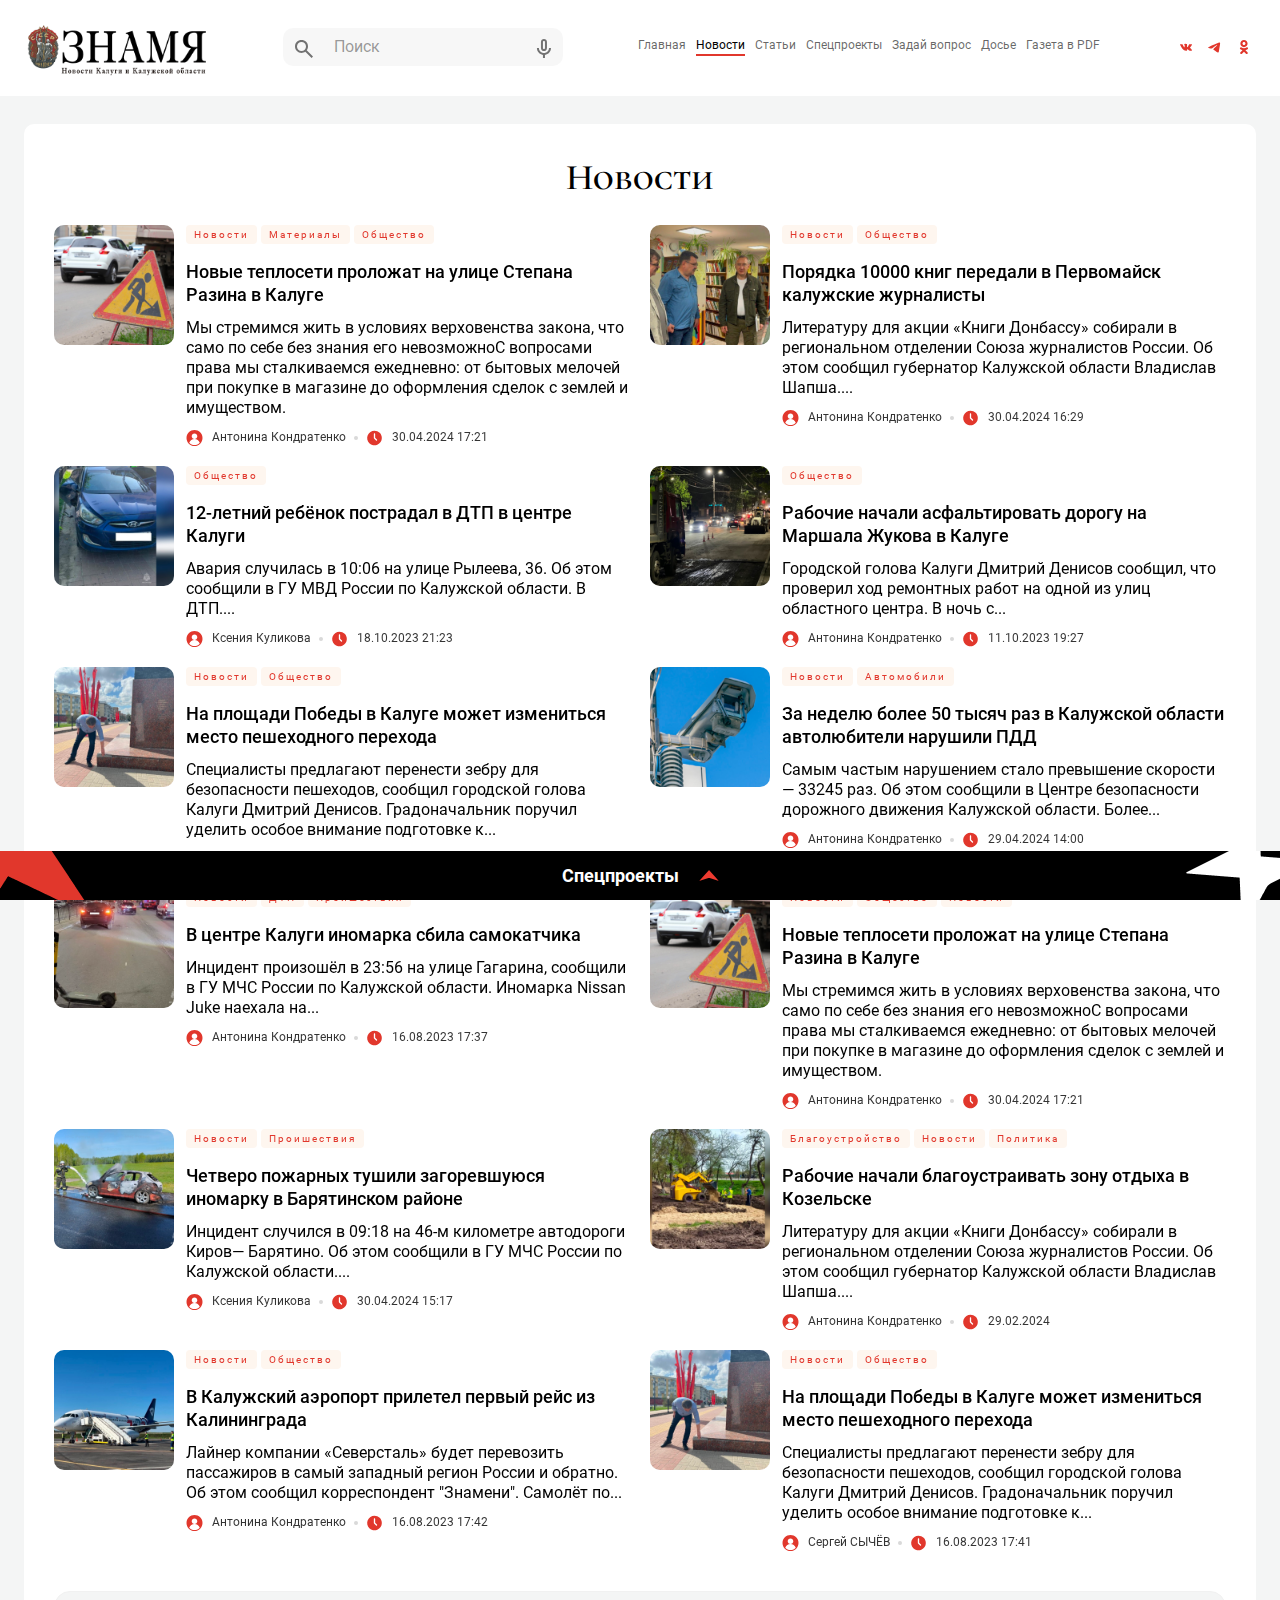
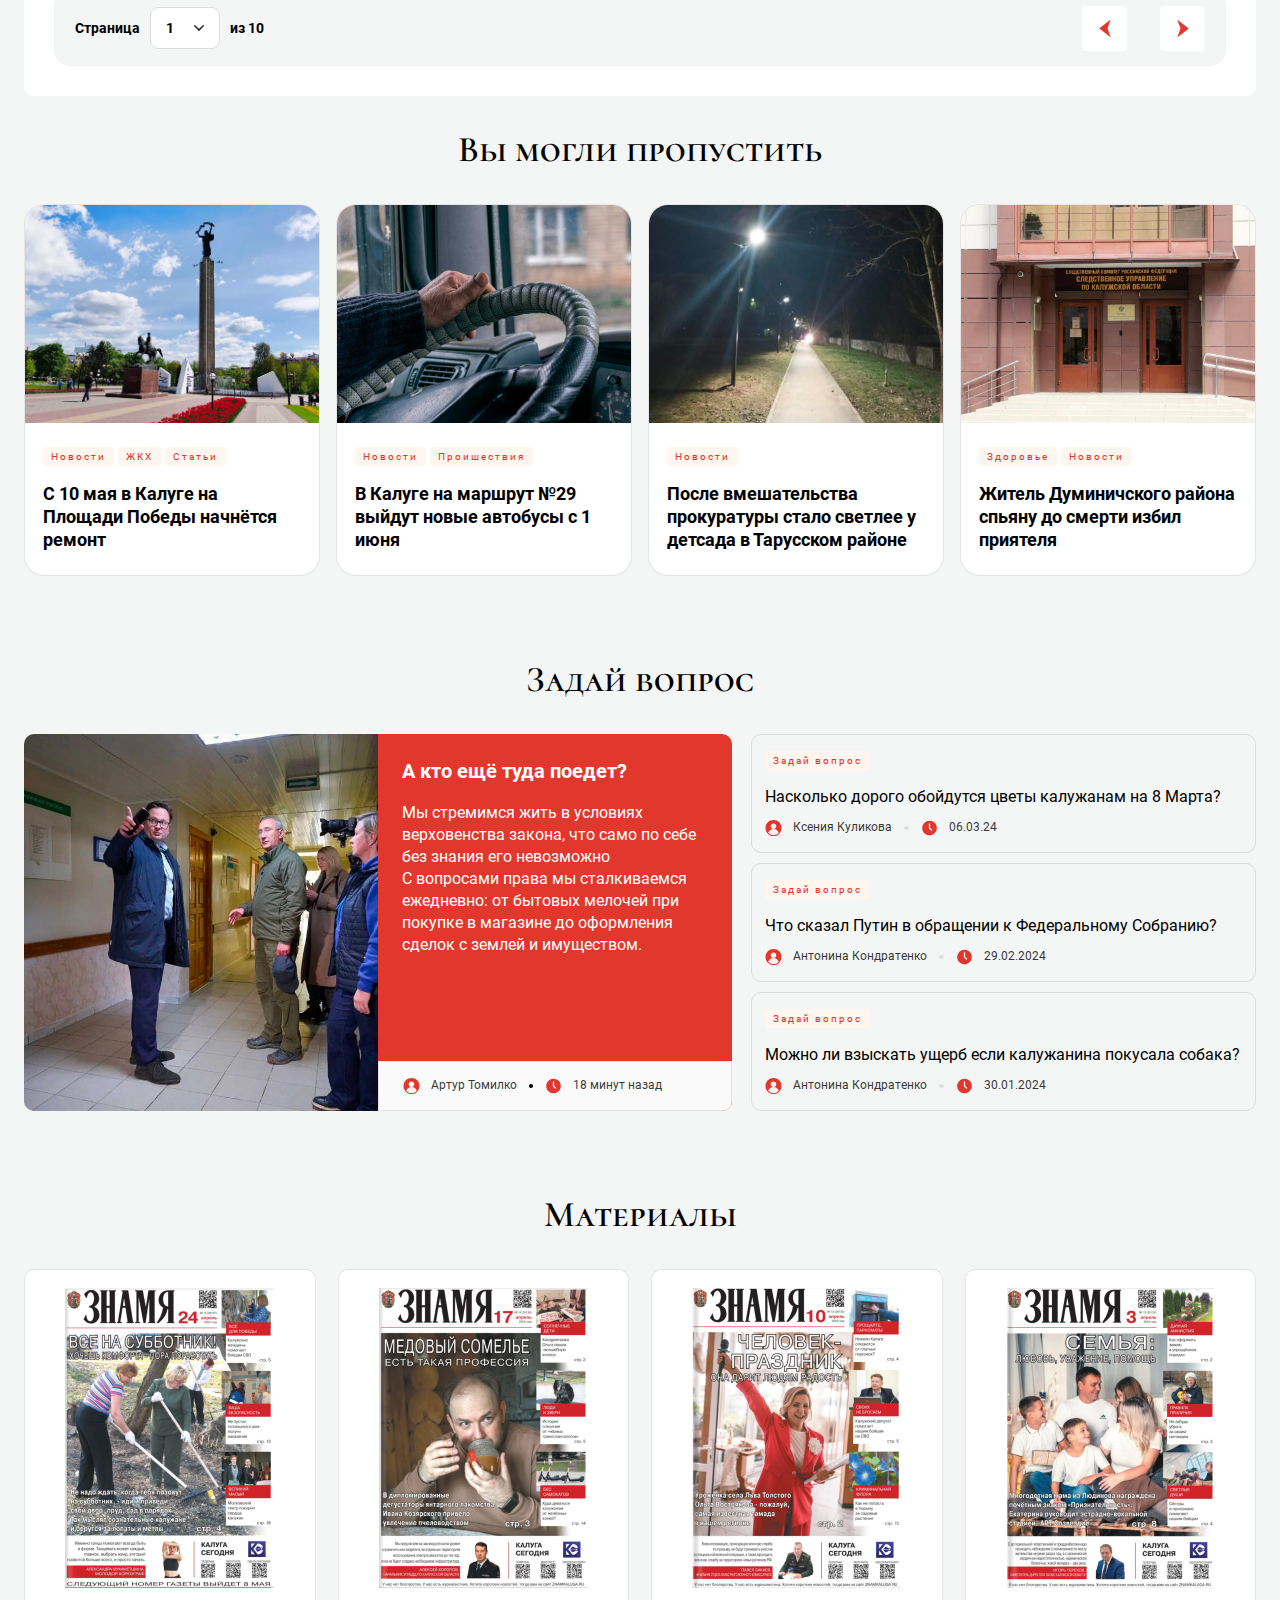
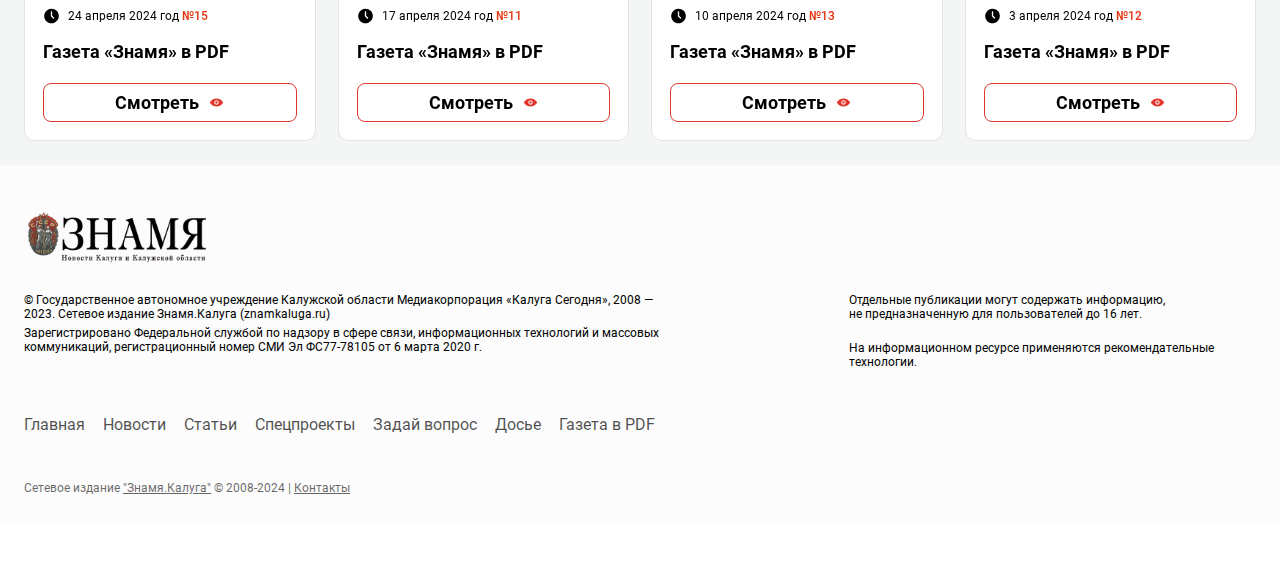
<file: news.html>
<!DOCTYPE html>
<html lang="ru">
<head>
    <meta charset="UTF-8">
    <meta http-equiv="X-UA-Compatible" content="IE=edge">
    <meta name="viewport" content="width=device-width, initial-scale=1.0">
    <title>Новости</title>
    <link rel="stylesheet" href="assets/css/plugin/bootstrap.css">
    <link rel="stylesheet" href="assets/css/plugin/swiper.css">
    <link rel="stylesheet" href="assets/css/main.css">
</head>
<body>

    <header>
        <div class="container">
            <div class="row">
                <div class="col-12 d-flex justify-content-between align-items-center position-relative">
                    <a href="./index.html" class="header-logo">
                        <img src="assets/img/png/logo.png" alt="" class="">
                    </a>
                    <div class="search">
                        <div class="search-inp">
                            <input type="text" class="search_inp" placeholder="Поиск">
                            <span class="search-btn">
                                <svg width="18" height="19" viewBox="0 0 18 19" fill="none" xmlns="http://www.w3.org/2000/svg">
                                    <path d="M16.6 18.9539L10.3 12.6539C9.8 13.0539 9.225 13.3705 8.575 13.6039C7.925 13.8372 7.23333 13.9539 6.5 13.9539C4.68333 13.9539 3.146 13.3249 1.888 12.0669C0.629333 10.8082 0 9.27052 0 7.45386C0 5.63719 0.629333 4.09952 1.888 2.84086C3.146 1.58286 4.68333 0.953857 6.5 0.953857C8.31667 0.953857 9.85433 1.58286 11.113 2.84086C12.371 4.09952 13 5.63719 13 7.45386C13 8.18719 12.8833 8.87886 12.65 9.52886C12.4167 10.1789 12.1 10.7539 11.7 11.2539L18 17.5539L16.6 18.9539ZM6.5 11.9539C7.75 11.9539 8.81267 11.5165 9.688 10.6419C10.5627 9.76652 11 8.70386 11 7.45386C11 6.20386 10.5627 5.14119 9.688 4.26586C8.81267 3.39119 7.75 2.95386 6.5 2.95386C5.25 2.95386 4.18733 3.39119 3.312 4.26586C2.43733 5.14119 2 6.20386 2 7.45386C2 8.70386 2.43733 9.76652 3.312 10.6419C4.18733 11.5165 5.25 11.9539 6.5 11.9539Z" fill="#727272"/>
                                </svg>
                            </span>
                            <span class="search-voice">
                                <svg width="15" height="21" viewBox="0 0 15 21" fill="none" xmlns="http://www.w3.org/2000/svg">
                                    <path d="M7.95463 13.0076C7.11809 13.0076 6.40704 12.7149 5.82146 12.1293C5.23589 11.5437 4.9431 10.8327 4.9431 9.99612V3.97307C4.9431 3.13654 5.23589 2.42548 5.82146 1.83991C6.40704 1.25433 7.11809 0.961548 7.95463 0.961548C8.79116 0.961548 9.50222 1.25433 10.0878 1.83991C10.6734 2.42548 10.9662 3.13654 10.9662 3.97307V9.99612C10.9662 10.8327 10.6734 11.5437 10.0878 12.1293C9.50222 12.7149 8.79116 13.0076 7.95463 13.0076ZM6.95078 20.0345V16.9477C5.21079 16.7135 3.77195 15.9355 2.63426 14.6138C1.49658 13.2921 0.927734 11.7528 0.927734 9.99612H2.93542C2.93542 11.3848 3.42496 12.5683 4.40404 13.5467C5.38245 14.5258 6.56598 15.0153 7.95463 15.0153C9.34327 15.0153 10.5271 14.5258 11.5062 13.5467C12.4846 12.5683 12.9738 11.3848 12.9738 9.99612H14.9815C14.9815 11.7528 14.4127 13.2921 13.275 14.6138C12.1373 15.9355 10.6985 16.7135 8.95847 16.9477V20.0345H6.95078ZM7.95463 11C8.23905 11 8.47763 10.9036 8.67037 10.7109C8.86243 10.5188 8.95847 10.2805 8.95847 9.99612V3.97307C8.95847 3.68865 8.86243 3.45007 8.67037 3.25733C8.47763 3.06527 8.23905 2.96923 7.95463 2.96923C7.6702 2.96923 7.43196 3.06527 7.23989 3.25733C7.04715 3.45007 6.95078 3.68865 6.95078 3.97307V9.99612C6.95078 10.2805 7.04715 10.5188 7.23989 10.7109C7.43196 10.9036 7.6702 11 7.95463 11Z" fill="#727272"/>
                                </svg>
                            </span>
                        </div>
                        <div class="search-info position-absolute">
                            <p class="search-info__title">Возможно вы ищите:</p>
                            <div class="d-flex flex-wrap">
                               <a href="#" class="search-info__link">Популярное</a>
                               <a href="#" class="search-info__link">Спецпроекты</a>
                            </div>
                        </div>
                    </div>
                    <ul class="header-nav d-none d-lg-flex">
                        <li><a href="./index.html">Главная</a></li>
                        <li class="active"><a href="./news.html">Новости</a></li>
                        <li><a href="./articles.html">Статьи</a></li>
                        <li><a href="./sp-projects.html">Спецпроекты</a></li>
                        <li><a href="./faq.html">Задай вопрос</a></li>
                        <li><a href="#">Досье</a></li>
                        <li><a href="./pdf.html">Газета в PDF</a></li>
                    </ul>
                    <div class="d-flex align-items-center">
                        <div class="header-social d-flex">
                            <a href="#">
                                <svg width="24" height="24" viewBox="0 0 24 24" fill="none" xmlns="http://www.w3.org/2000/svg">
                                    <circle cx="12" cy="12" r="8" fill="#E1372C"/>
                                    <path d="M12 0C9.62663 0 7.30655 0.703788 5.33316 2.02236C3.35977 3.34094 1.8217 5.21509 0.913451 7.4078C0.00519938 9.60051 -0.232441 12.0133 0.230582 14.3411C0.693605 16.6689 1.83649 18.8071 3.51472 20.4853C5.19295 22.1635 7.33115 23.3064 9.65892 23.7694C11.9867 24.2324 14.3995 23.9948 16.5922 23.0866C18.7849 22.1783 20.6591 20.6402 21.9776 18.6668C23.2962 16.6935 24 14.3734 24 12C24 8.8174 22.7357 5.76516 20.4853 3.51472C18.2348 1.26428 15.1826 0 12 0ZM17.5342 15.7453C17.2532 15.7847 15.8874 15.7453 15.8163 15.7453C15.4632 15.7488 15.1229 15.6133 14.869 15.3679C14.58 15.09 14.3195 14.7853 14.0432 14.4947C13.9597 14.4067 13.8694 14.3254 13.7732 14.2516C13.5474 14.0779 13.3247 14.1174 13.219 14.3826C13.1364 14.6702 13.0793 14.9645 13.0484 15.2621C13.0462 15.3243 13.0317 15.3855 13.0058 15.4421C12.9799 15.4987 12.9431 15.5497 12.8975 15.5921C12.8519 15.6344 12.7984 15.6674 12.74 15.6891C12.6817 15.7108 12.6196 15.7207 12.5574 15.7184C12.3711 15.7279 12.1847 15.7311 12 15.7184C11.3279 15.7157 10.666 15.5534 10.069 15.2447C9.42408 14.8844 8.86197 14.3927 8.41895 13.8016C7.7098 12.8658 7.0972 11.8607 6.59053 10.8016C6.56369 10.7495 6.03158 9.61737 6.01895 9.56368C5.98738 9.49004 5.98498 9.40714 6.01225 9.33179C6.03951 9.25645 6.0944 9.19428 6.1658 9.1579C6.26053 9.12158 8.01474 9.1579 8.04316 9.1579C8.17371 9.15605 8.3014 9.19617 8.40742 9.27235C8.51345 9.34853 8.59221 9.45674 8.63211 9.58105C8.95656 10.4101 9.3996 11.1877 9.94737 11.8895C10.0242 11.9829 10.1141 12.0648 10.2142 12.1326C10.24 12.1576 10.272 12.1753 10.3069 12.1838C10.3418 12.1924 10.3784 12.1914 10.4128 12.1811C10.4472 12.1708 10.4783 12.1516 10.5027 12.1253C10.5272 12.099 10.5443 12.0666 10.5521 12.0316C10.6216 11.8028 10.6625 11.5662 10.6737 11.3274C10.6832 10.8537 10.6737 10.5379 10.6468 10.0642C10.6564 9.90279 10.6019 9.74412 10.4952 9.62262C10.3885 9.50113 10.2382 9.42662 10.0768 9.41526C9.9379 9.39158 9.91895 9.27789 10.0153 9.16421C10.2 8.92895 10.4558 8.89105 10.7337 8.87684C11.1537 8.85316 11.5753 8.87684 11.9968 8.87684H12.0884C12.2735 8.87638 12.4582 8.8949 12.6395 8.93211C12.7455 8.95382 12.8417 9.0092 12.9136 9.09001C12.9856 9.17082 13.0296 9.27271 13.039 9.38053C13.0602 9.49984 13.0697 9.62094 13.0674 9.74211C13.0563 10.26 13.0311 10.7763 13.0247 11.2926C13.0209 11.4972 13.0394 11.7016 13.08 11.9021C13.1416 12.1768 13.3295 12.2463 13.5221 12.0474C13.7622 11.7892 13.9823 11.5131 14.1805 11.2216C14.5367 10.6921 14.8303 10.123 15.0553 9.52579C15.1768 9.21947 15.27 9.15158 15.6 9.15158H17.4616C17.5725 9.14988 17.6832 9.16424 17.79 9.19421C17.8276 9.20425 17.8628 9.22191 17.8933 9.2461C17.9239 9.2703 17.9491 9.30051 17.9674 9.33486C17.9858 9.36921 17.9969 9.40696 18.0001 9.44579C18.0032 9.48461 17.9984 9.52366 17.9858 9.56053C17.8773 9.95677 17.6905 10.3272 17.4363 10.65C17.0574 11.1868 16.6595 11.7095 16.2711 12.2384C16.2216 12.3058 16.1767 12.3765 16.1368 12.45C15.9916 12.7137 16.0026 12.8605 16.2126 13.0816C16.5505 13.4305 16.9121 13.7558 17.2374 14.1126C17.4769 14.3735 17.6935 14.6545 17.8847 14.9526C18.1247 15.3284 17.9779 15.6821 17.5342 15.7453Z" fill="white"/>
                                </svg>
                            </a>
                            <a href="#">
                                <svg width="22" height="22" viewBox="0 0 22 22" fill="none" xmlns="http://www.w3.org/2000/svg">
                                    <circle cx="11" cy="11" r="10" fill="#E1372C"/>
                                    <path fill-rule="evenodd" clip-rule="evenodd" d="M11 0C4.92508 0 0 4.92508 0 11C0 17.0749 4.92508 22 11 22C17.0749 22 22 17.0749 22 11C22 4.92508 17.0749 0 11 0ZM16.0987 7.48086C15.9332 9.22024 15.217 13.4411 14.8526 15.3893C14.6983 16.2138 14.3945 16.4901 14.1006 16.5172C13.4621 16.5761 12.977 16.0948 12.3582 15.6892C11.3902 15.0545 10.8432 14.6596 9.90344 14.0405C8.81719 13.3246 9.52145 12.9314 10.1402 12.2886C10.3022 12.1202 13.1166 9.56012 13.1712 9.32809C13.1781 9.29887 13.1845 9.19059 13.1201 9.13344C13.0556 9.07629 12.9607 9.09606 12.8923 9.11152C12.7952 9.13344 11.2484 10.1557 8.25258 12.1782C7.81344 12.4798 7.41598 12.6264 7.05934 12.6191C6.6666 12.6105 5.91121 12.3969 5.34961 12.2143C4.66082 11.9904 4.1134 11.8718 4.16109 11.4916C4.18559 11.2935 4.45844 11.0911 4.97922 10.884C8.18598 9.48664 10.3241 8.56582 11.394 8.12066C14.4491 6.85012 15.0838 6.62922 15.4975 6.62191C16.0158 6.61276 16.1409 7.04056 16.0987 7.48086Z" fill="white"/>
                                </svg>
                            </a>
                            <a href="#">
                                <img src="assets/img/svg/ok.svg" alt="">
                            </a>
                        </div>
    
                        <div class="search-button d-lg-none">
                            <svg width="18" height="19" viewBox="0 0 18 19" fill="none" xmlns="http://www.w3.org/2000/svg">
                                <path d="M16.6 18.9539L10.3 12.6539C9.8 13.0539 9.225 13.3705 8.575 13.6039C7.925 13.8372 7.23333 13.9539 6.5 13.9539C4.68333 13.9539 3.146 13.3249 1.888 12.0669C0.629333 10.8082 0 9.27052 0 7.45386C0 5.63719 0.629333 4.09952 1.888 2.84086C3.146 1.58286 4.68333 0.953857 6.5 0.953857C8.31667 0.953857 9.85433 1.58286 11.113 2.84086C12.371 4.09952 13 5.63719 13 7.45386C13 8.18719 12.8833 8.87886 12.65 9.52886C12.4167 10.1789 12.1 10.7539 11.7 11.2539L18 17.5539L16.6 18.9539ZM6.5 11.9539C7.75 11.9539 8.81267 11.5165 9.688 10.6419C10.5627 9.76652 11 8.70386 11 7.45386C11 6.20386 10.5627 5.14119 9.688 4.26586C8.81267 3.39119 7.75 2.95386 6.5 2.95386C5.25 2.95386 4.18733 3.39119 3.312 4.26586C2.43733 5.14119 2 6.20386 2 7.45386C2 8.70386 2.43733 9.76652 3.312 10.6419C4.18733 11.5165 5.25 11.9539 6.5 11.9539Z" fill="#727272"/>
                            </svg>
                        </div>
    
                        <div class="menu-btn d-lg-none">
                            <img src="assets/img/svg/menu.svg" alt="">
                            <img src="assets/img/svg/close.svg" alt="">
                        </div>
                    </div>

                </div>
            </div>
        </div>
        <div class="menu">
            <div class="container">
                <div class="row">
                    <div class="col-12">
                        <ul class="menu-nav">
                            <li><a href="./index.html"><span>Главная</span> <img src="assets/img/svg/arrow-mini.svg" alt=""> </a></li>
                            <li class="active"><a href="./news.html"><span>Новости</span> <img src="assets/img/svg/arrow-mini.svg" alt=""> </a></li>
                            <li><a href="./articles.html"><span>Статьи</span> <img src="assets/img/svg/arrow-mini.svg" alt=""> </a></li>
                            <li><a href="./sp-projects.html"><span>Спецпроекты</span> <img src="assets/img/svg/arrow-mini.svg" alt=""> </a></li>
                            <li><a href="./faq.html"><span>Задай вопрос</span> <img src="assets/img/svg/arrow-mini.svg" alt=""> </a></li>
                            <li><a href="#"><span>Досье</span> <img src="assets/img/svg/arrow-mini.svg" alt=""> </a></li>
                            <li><a href="./pdf.html"><span>Газета в PDF</span> <img src="assets/img/svg/arrow-mini.svg" alt=""> </a></li>
                        </ul>
                    </div>
                </div>
            </div>
        </div>
    </header>

    <main>
        <div class="posts">
            <div class="container">
                <div class="row">
                    <div class="col-12">
                        <div class="posts-box">
                            <h1 class="title-text text-center">Новости</h1>

                            <div class="swiper swiper-posts">
                                <div class="swiper-wrapper">
                                    <div class="swiper-slide">
                                        <div class="post d-flex">
                                            <a href="#">
                                                <img src="assets/img/png/n1.png" alt="" class="post-img">
                                            </a>
                                            <div class="d-flex flex-column justify-content-between">
                                                <div class="">
                                                    <div class="d-flex flex-wrap">
                                                        <div class="hashtag">Новости</div>
                                                        <div class="hashtag">Материалы</div>
                                                        <div class="hashtag">Общество</div>
                                                    </div>
                                                    <a href="#" class="post-link">Новые теплосети проложат на улице Степана Разина в Калуге</a>
                                                    <p class="post-text">Мы стремимся жить в условиях верховенства закона, что само по себе без знания его невозможноС вопросами права мы сталкиваемся ежедневно: от бытовых мелочей при покупке в магазине до оформления сделок с землей и имуществом.</p>
                                                </div>
                                                <div class="d-flex align-items-center position-relative z-2">
                                                    <div class="info">
                                                        <img src="assets/img/svg/login2.svg" alt="">
                                                        <span>Антонина Кондратенко</span>
                                                    </div>
                                                    <div class="circle"></div>
                                                    <div class="info">
                                                        <img src="assets/img/svg/time2.svg" alt="">
                                                        <span>30.04.2024 17:21</span>
                                                    </div>
                                                </div>
                                            </div>
                                        </div>
                                    </div>
                                    <div class="swiper-slide">
                                        <div class="post d-flex">
                                            <a href="#">
                                                <img src="assets/img/png/n2.png" alt="" class="post-img">
                                            </a>
                                            <div class="d-flex flex-column justify-content-between">
                                                <div class="">
                                                    <div class="d-flex flex-wrap">
                                                        <div class="hashtag">Новости</div>
                                                        <div class="hashtag">Общество</div>
                                                    </div>
                                                    <a href="#" class="post-link">Порядка 10000 книг передали в Первомайск калужские журналисты</a>
                                                    <p class="post-text">Литературу для акции «Книги Донбассу» собирали в региональном отделении Союза журналистов России. Об этом сообщил губернатор Калужской области Владислав Шапша....</p>
                                                </div>
                                                <div class="d-flex align-items-center position-relative z-2">
                                                    <div class="info">
                                                        <img src="assets/img/svg/login2.svg" alt="">
                                                        <span>Антонина Кондратенко</span>
                                                    </div>
                                                    <div class="circle"></div>
                                                    <div class="info">
                                                        <img src="assets/img/svg/time2.svg" alt="">
                                                        <span>30.04.2024 16:29</span>
                                                    </div>
                                                </div>
                                            </div>
                                        </div>
                                    </div>
                                    <div class="swiper-slide">
                                        <div class="post d-flex">
                                            <a href="#">
                                                <img src="assets/img/png/n3.png" alt="" class="post-img">
                                            </a>
                                            <div class="d-flex flex-column justify-content-between">
                                                <div class="">
                                                    <div class="d-flex flex-wrap">
                                                        <div class="hashtag">Новости</div>
                                                        <div class="hashtag">Проишествия</div>
                                                    </div>
                                                    <a href="#" class="post-link">Четверо пожарных тушили загоревшуюся иномарку в Барятинском районе</a>
                                                    <p class="post-text">Инцидент случился в 09:18 на 46-м километре автодороги Киров— Барятино. Об этом сообщили в ГУ МЧС России по Калужской области....</p>
                                                </div>
                                                <div class="d-flex align-items-center position-relative z-2">
                                                    <div class="info">
                                                        <img src="assets/img/svg/login2.svg" alt="">
                                                        <span>Ксения Куликова</span>
                                                    </div>
                                                    <div class="circle"></div>
                                                    <div class="info">
                                                        <img src="assets/img/svg/time2.svg" alt="">
                                                        <span>30.04.2024 15:17</span>
                                                    </div>
                                                </div>
                                            </div>
                                        </div>
                                    </div>
                                    <div class="swiper-slide">
                                        <div class="post d-flex">
                                            <a href="#">
                                                <img src="assets/img/png/n4.png" alt="" class="post-img">
                                            </a>
                                            <div class="d-flex flex-column justify-content-between">
                                                <div class="">
                                                    <div class="d-flex flex-wrap">
                                                        <div class="hashtag">Благоустройство</div>
                                                        <div class="hashtag">Новости</div>
                                                        <div class="hashtag">Политика</div>
                                                    </div>
                                                    <a href="#" class="post-link">Рабочие начали благоустраивать зону отдыха в Козельске</a>
                                                    <p class="post-text">Литературу для акции «Книги Донбассу» собирали в региональном отделении Союза журналистов России. Об этом сообщил губернатор Калужской области Владислав Шапша....</p>
                                                </div>
                                                <div class="d-flex align-items-center position-relative z-2">
                                                    <div class="info">
                                                        <img src="assets/img/svg/login2.svg" alt="">
                                                        <span>Антонина Кондратенко</span>
                                                    </div>
                                                    <div class="circle"></div>
                                                    <div class="info">
                                                        <img src="assets/img/svg/time2.svg" alt="">
                                                        <span>29.02.2024</span>
                                                    </div>
                                                </div>
                                            </div>
                                        </div>
                                    </div>
                                    <div class="swiper-slide">
                                        <div class="post d-flex">
                                            <a href="#">
                                                <img src="assets/img/png/n5.png" alt="" class="post-img">
                                            </a>
                                            <div class="d-flex flex-column justify-content-between">
                                                <div class="">
                                                    <div class="d-flex flex-wrap">
                                                        <div class="hashtag">Общество</div>
                                                    </div>
                                                    <a href="#" class="post-link">12-летний ребёнок пострадал в ДТП в центре Калуги</a>
                                                    <p class="post-text">Авария случилась в 10:06 на улице Рылеева, 36. Об этом сообщили в ГУ МВД России по Калужской области. В ДТП....</p>
                                                </div>
                                                <div class="d-flex align-items-center position-relative z-2">
                                                    <div class="info">
                                                        <img src="assets/img/svg/login2.svg" alt="">
                                                        <span>Ксения Куликова</span>
                                                    </div>
                                                    <div class="circle"></div>
                                                    <div class="info">
                                                        <img src="assets/img/svg/time2.svg" alt="">
                                                        <span>18.10.2023 21:23</span>
                                                    </div>
                                                </div>
                                            </div>
                                        </div>
                                    </div>
                                    <div class="swiper-slide">
                                        <div class="post d-flex">
                                            <a href="#">
                                                <img src="assets/img/png/n6.png" alt="" class="post-img">
                                            </a>
                                            <div class="d-flex flex-column justify-content-between">
                                                <div class="">
                                                    <div class="d-flex flex-wrap">
                                                        <div class="hashtag">Общество</div>
                                                    </div>
                                                    <a href="#" class="post-link">Рабочие начали асфальтировать дорогу на Маршала Жукова в Калуге</a>
                                                    <p class="post-text">Городской голова Калуги Дмитрий Денисов сообщил, что проверил ход ремонтных работ на одной из улиц областного центра. В ночь с...</p>
                                                </div>
                                                <div class="d-flex align-items-center position-relative z-2">
                                                    <div class="info">
                                                        <img src="assets/img/svg/login2.svg" alt="">
                                                        <span>Антонина Кондратенко</span>
                                                    </div>
                                                    <div class="circle"></div>
                                                    <div class="info">
                                                        <img src="assets/img/svg/time2.svg" alt="">
                                                        <span>11.10.2023 19:27</span>
                                                    </div>
                                                </div>
                                            </div>
                                        </div>
                                    </div>
                                    <div class="swiper-slide">
                                        <div class="post d-flex">
                                            <a href="#">
                                                <img src="assets/img/png/n7.png" alt="" class="post-img">
                                            </a>
                                            <div class="d-flex flex-column justify-content-between">
                                                <div class="">
                                                    <div class="d-flex flex-wrap">
                                                        <div class="hashtag">Новости</div>
                                                        <div class="hashtag">Благоустройство</div>
                                                    </div>
                                                    <a href="#" class="post-link">Часть помещений бывшего «Юбилейного» в Калуге отдадут под офис банка</a>
                                                    <p class="post-text">Специалисты закончат основные ремонтные работы в мае. Об этом сообщил городской голова Калуги Дмитрий Денисов. У здания рабочие обновят фасад...</p>
                                                </div>
                                                <div class="d-flex align-items-center position-relative z-2">
                                                    <div class="info">
                                                        <img src="assets/img/svg/login2.svg" alt="">
                                                        <span>Антонина Кондратенко</span>
                                                    </div>
                                                    <div class="circle"></div>
                                                    <div class="info">
                                                        <img src="assets/img/svg/time2.svg" alt="">
                                                        <span>16.08.2023 17:44</span>
                                                    </div>
                                                </div>
                                            </div>
                                        </div>
                                    </div>
                                    <div class="swiper-slide">
                                        <div class="post d-flex">
                                            <a href="#">
                                                <img src="assets/img/png/n8.png" alt="" class="post-img">
                                            </a>
                                            <div class="d-flex flex-column justify-content-between">
                                                <div class="">
                                                    <div class="d-flex flex-wrap">
                                                        <div class="hashtag">Новости</div>
                                                        <div class="hashtag">Общество</div>
                                                    </div>
                                                    <a href="#" class="post-link">В Калужский аэропорт прилетел первый рейс из Калининграда</a>
                                                    <p class="post-text">Лайнер компании «Северсталь» будет перевозить пассажиров в самый западный регион России и обратно. Об этом сообщил корреспондент "Знамени". Самолёт по...</p>
                                                </div>
                                                <div class="d-flex align-items-center position-relative z-2">
                                                    <div class="info">
                                                        <img src="assets/img/svg/login2.svg" alt="">
                                                        <span>Антонина Кондратенко</span>
                                                    </div>
                                                    <div class="circle"></div>
                                                    <div class="info">
                                                        <img src="assets/img/svg/time2.svg" alt="">
                                                        <span>16.08.2023 17:42</span>
                                                    </div>
                                                </div>
                                            </div>
                                        </div>
                                    </div>
                                    <div class="swiper-slide">
                                        <div class="post d-flex">
                                            <a href="#">
                                                <img src="assets/img/png/n9.png" alt="" class="post-img">
                                            </a>
                                            <div class="d-flex flex-column justify-content-between">
                                                <div class="">
                                                    <div class="d-flex flex-wrap">
                                                        <div class="hashtag">Новости</div>
                                                        <div class="hashtag">Общество</div>
                                                    </div>
                                                    <a href="#" class="post-link">На площади Победы в Калуге может измениться место пешеходного перехода</a>
                                                    <p class="post-text">Специалисты предлагают перенести зебру для безопасности пешеходов, сообщил городской голова Калуги Дмитрий Денисов. Градоначальник поручил уделить особое внимание подготовке к...</p>
                                                </div>
                                                <div class="d-flex align-items-center position-relative z-2">
                                                    <div class="info">
                                                        <img src="assets/img/svg/login2.svg" alt="">
                                                        <span>Сергей СЫЧЁВ</span>
                                                    </div>
                                                    <div class="circle"></div>
                                                    <div class="info">
                                                        <img src="assets/img/svg/time2.svg" alt="">
                                                        <span>16.08.2023 17:41</span>
                                                    </div>
                                                </div>
                                            </div>
                                        </div>
                                    </div>
                                    <div class="swiper-slide">
                                        <div class="post d-flex">
                                            <a href="#">
                                                <img src="assets/img/png/n10.png" alt="" class="post-img">
                                            </a>
                                            <div class="d-flex flex-column justify-content-between">
                                                <div class="">
                                                    <div class="d-flex flex-wrap">
                                                        <div class="hashtag">Новости</div>
                                                        <div class="hashtag">Автомобили</div>
                                                    </div>
                                                    <a href="#" class="post-link">За неделю более 50 тысяч раз в Калужской области автолюбители нарушили ПДД</a>
                                                    <p class="post-text">Самым частым нарушением стало превышение скорости — 33245 раз. Об этом сообщили в Центре безопасности дорожного движения Калужской области. Более...</p>
                                                </div>
                                                <div class="d-flex align-items-center position-relative z-2">
                                                    <div class="info">
                                                        <img src="assets/img/svg/login2.svg" alt="">
                                                        <span>Антонина Кондратенко</span>
                                                    </div>
                                                    <div class="circle"></div>
                                                    <div class="info">
                                                        <img src="assets/img/svg/time2.svg" alt="">
                                                        <span>29.04.2024 14:00</span>
                                                    </div>
                                                </div>
                                            </div>
                                        </div>
                                    </div>
                                    <div class="swiper-slide">
                                        <div class="post d-flex">
                                            <a href="#">
                                                <img src="assets/img/png/n11.png" alt="" class="post-img">
                                            </a>
                                            <div class="d-flex flex-column justify-content-between">
                                                <div class="">
                                                    <div class="d-flex flex-wrap">
                                                        <div class="hashtag">Новости</div>
                                                        <div class="hashtag">Общество</div>
                                                    </div>
                                                    <a href="#" class="post-link">На месте украденного космонавтика в калужском парке появился новый</a>
                                                    <p class="post-text">Копию космонавтика-офтальмолога установили на прежнем месте. Об этом сообщил корреспондент "Знамени". На фигурку уже приходят посмотреть калужане и гости города....</p>
                                                </div>
                                                <div class="d-flex align-items-center position-relative z-2">
                                                    <div class="info">
                                                        <img src="assets/img/svg/login2.svg" alt="">
                                                        <span>Антонина Кондратенко</span>
                                                    </div>
                                                    <div class="circle"></div>
                                                    <div class="info">
                                                        <img src="assets/img/svg/time2.svg" alt="">
                                                        <span>09.02.2024 12:46</span>
                                                    </div>
                                                </div>
                                            </div>
                                        </div>
                                    </div>
                                    <div class="swiper-slide">
                                        <div class="post d-flex">
                                            <a href="#">
                                                <img src="assets/img/png/n12.png" alt="" class="post-img">
                                            </a>
                                            <div class="d-flex flex-column justify-content-between">
                                                <div class="">
                                                    <div class="d-flex flex-wrap">
                                                        <div class="hashtag">Новости</div>
                                                        <div class="hashtag">ДТП</div>
                                                        <div class="hashtag">Проишествия</div>
                                                    </div>
                                                    <a href="#" class="post-link">В центре Калуги иномарка сбила самокатчика</a>
                                                    <p class="post-text">Инцидент произошёл в 23:56 на улице Гагарина, сообщили в ГУ МЧС России по Калужской области. Иномарка Nissan Juke наехала на...</p>
                                                </div>
                                                <div class="d-flex align-items-center position-relative z-2">
                                                    <div class="info">
                                                        <img src="assets/img/svg/login2.svg" alt="">
                                                        <span>Антонина Кондратенко</span>
                                                    </div>
                                                    <div class="circle"></div>
                                                    <div class="info">
                                                        <img src="assets/img/svg/time2.svg" alt="">
                                                        <span>16.08.2023 17:37</span>
                                                    </div>
                                                </div>
                                            </div>
                                        </div>
                                    </div>
                                    <div class="swiper-slide">
                                        <div class="post d-flex">
                                            <a href="#">
                                                <img src="assets/img/png/n12.png" alt="" class="post-img">
                                            </a>
                                            <div class="d-flex flex-column justify-content-between">
                                                <div class="">
                                                    <div class="d-flex flex-wrap">
                                                        <div class="hashtag">Новости</div>
                                                        <div class="hashtag">ДТП</div>
                                                        <div class="hashtag">Проишествия</div>
                                                    </div>
                                                    <a href="#" class="post-link">В центре Калуги иномарка сбила самокатчика</a>
                                                    <p class="post-text">Инцидент произошёл в 23:56 на улице Гагарина, сообщили в ГУ МЧС России по Калужской области. Иномарка Nissan Juke наехала на...</p>
                                                </div>
                                                <div class="d-flex align-items-center position-relative z-2">
                                                    <div class="info">
                                                        <img src="assets/img/svg/login2.svg" alt="">
                                                        <span>Антонина Кондратенко</span>
                                                    </div>
                                                    <div class="circle"></div>
                                                    <div class="info">
                                                        <img src="assets/img/svg/time2.svg" alt="">
                                                        <span>16.08.2023 17:37</span>
                                                    </div>
                                                </div>
                                            </div>
                                        </div>
                                    </div>
                                    <div class="swiper-slide">
                                        <div class="post d-flex">
                                            <a href="#">
                                                <img src="assets/img/png/n1.png" alt="" class="post-img">
                                            </a>
                                            <div class="d-flex flex-column justify-content-between">
                                                <div class="">
                                                    <div class="d-flex flex-wrap">
                                                        <div class="hashtag">Новости</div>
                                                        <div class="hashtag">Общество</div>
                                                        <div class="hashtag">Новости</div>
                                                    </div>
                                                    <a href="#" class="post-link">Новые теплосети проложат на улице Степана Разина в Калуге</a>
                                                    <p class="post-text">Мы стремимся жить в условиях верховенства закона, что само по себе без знания его невозможноС вопросами права мы сталкиваемся ежедневно: от бытовых мелочей при покупке в магазине до оформления сделок с землей и имуществом.</p>
                                                </div>
                                                <div class="d-flex align-items-center position-relative z-2">
                                                    <div class="info">
                                                        <img src="assets/img/svg/login2.svg" alt="">
                                                        <span>Антонина Кондратенко</span>
                                                    </div>
                                                    <div class="circle"></div>
                                                    <div class="info">
                                                        <img src="assets/img/svg/time2.svg" alt="">
                                                        <span>30.04.2024 17:21</span>
                                                    </div>
                                                </div>
                                            </div>
                                        </div>
                                    </div>
                                    <div class="swiper-slide">
                                        <div class="post d-flex">
                                            <a href="#">
                                                <img src="assets/img/png/n2.png" alt="" class="post-img">
                                            </a>
                                            <div class="d-flex flex-column justify-content-between">
                                                <div class="">
                                                    <div class="d-flex flex-wrap">
                                                        <div class="hashtag">Новости</div>
                                                        <div class="hashtag">Общество</div>
                                                    </div>
                                                    <a href="#" class="post-link">Порядка 10000 книг передали в Первомайск калужские журналисты</a>
                                                    <p class="post-text">Литературу для акции «Книги Донбассу» собирали в региональном отделении Союза журналистов России. Об этом сообщил губернатор Калужской области Владислав Шапша....</p>
                                                </div>
                                                <div class="d-flex align-items-center position-relative z-2">
                                                    <div class="info">
                                                        <img src="assets/img/svg/login2.svg" alt="">
                                                        <span>Антонина Кондратенко</span>
                                                    </div>
                                                    <div class="circle"></div>
                                                    <div class="info">
                                                        <img src="assets/img/svg/time2.svg" alt="">
                                                        <span>30.04.2024 16:29</span>
                                                    </div>
                                                </div>
                                            </div>
                                        </div>
                                    </div>
                                    <div class="swiper-slide">
                                        <div class="post d-flex">
                                            <a href="#">
                                                <img src="assets/img/png/n6.png" alt="" class="post-img">
                                            </a>
                                            <div class="d-flex flex-column justify-content-between">
                                                <div class="">
                                                    <div class="d-flex flex-wrap">
                                                        <div class="hashtag">Общество</div>
                                                    </div>
                                                    <a href="#" class="post-link">Рабочие начали асфальтировать дорогу на Маршала Жукова в Калуге</a>
                                                    <p class="post-text">Городской голова Калуги Дмитрий Денисов сообщил, что проверил ход ремонтных работ на одной из улиц областного центра. В ночь с...</p>
                                                </div>
                                                <div class="d-flex align-items-center position-relative z-2">
                                                    <div class="info">
                                                        <img src="assets/img/svg/login2.svg" alt="">
                                                        <span>Антонина Кондратенко</span>
                                                    </div>
                                                    <div class="circle"></div>
                                                    <div class="info">
                                                        <img src="assets/img/svg/time2.svg" alt="">
                                                        <span>11.10.2023 19:27</span>
                                                    </div>
                                                </div>
                                            </div>
                                        </div>
                                    </div>
                                    <div class="swiper-slide">
                                        <div class="post d-flex">
                                            <a href="#">
                                                <img src="assets/img/png/n3.png" alt="" class="post-img">
                                            </a>
                                            <div class="d-flex flex-column justify-content-between">
                                                <div class="">
                                                    <div class="d-flex flex-wrap">
                                                        <div class="hashtag">Новости</div>
                                                        <div class="hashtag">Проишествия</div>
                                                    </div>
                                                    <a href="#" class="post-link">Четверо пожарных тушили загоревшуюся иномарку в Барятинском районе</a>
                                                    <p class="post-text">Инцидент случился в 09:18 на 46-м километре автодороги Киров— Барятино. Об этом сообщили в ГУ МЧС России по Калужской области....</p>
                                                </div>
                                                <div class="d-flex align-items-center position-relative z-2">
                                                    <div class="info">
                                                        <img src="assets/img/svg/login2.svg" alt="">
                                                        <span>Ксения Куликова</span>
                                                    </div>
                                                    <div class="circle"></div>
                                                    <div class="info">
                                                        <img src="assets/img/svg/time2.svg" alt="">
                                                        <span>30.04.2024 15:17</span>
                                                    </div>
                                                </div>
                                            </div>
                                        </div>
                                    </div>
                                    <div class="swiper-slide">
                                        <div class="post d-flex">
                                            <a href="#">
                                                <img src="assets/img/png/n4.png" alt="" class="post-img">
                                            </a>
                                            <div class="d-flex flex-column justify-content-between">
                                                <div class="">
                                                    <div class="d-flex flex-wrap">
                                                        <div class="hashtag">Благоустройство</div>
                                                        <div class="hashtag">Новости</div>
                                                        <div class="hashtag">Политика</div>
                                                    </div>
                                                    <a href="#" class="post-link">Рабочие начали благоустраивать зону отдыха в Козельске</a>
                                                    <p class="post-text">Литературу для акции «Книги Донбассу» собирали в региональном отделении Союза журналистов России. Об этом сообщил губернатор Калужской области Владислав Шапша....</p>
                                                </div>
                                                <div class="d-flex align-items-center position-relative z-2">
                                                    <div class="info">
                                                        <img src="assets/img/svg/login2.svg" alt="">
                                                        <span>Антонина Кондратенко</span>
                                                    </div>
                                                    <div class="circle"></div>
                                                    <div class="info">
                                                        <img src="assets/img/svg/time2.svg" alt="">
                                                        <span>29.02.2024</span>
                                                    </div>
                                                </div>
                                            </div>
                                        </div>
                                    </div>
                                    <div class="swiper-slide">
                                        <div class="post d-flex">
                                            <a href="#">
                                                <img src="assets/img/png/n5.png" alt="" class="post-img">
                                            </a>
                                            <div class="d-flex flex-column justify-content-between">
                                                <div class="">
                                                    <div class="d-flex flex-wrap">
                                                        <div class="hashtag">Общество</div>
                                                    </div>
                                                    <a href="#" class="post-link">12-летний ребёнок пострадал в ДТП в центре Калуги</a>
                                                    <p class="post-text">Авария случилась в 10:06 на улице Рылеева, 36. Об этом сообщили в ГУ МВД России по Калужской области. В ДТП....</p>
                                                </div>
                                                <div class="d-flex align-items-center position-relative z-2">
                                                    <div class="info">
                                                        <img src="assets/img/svg/login2.svg" alt="">
                                                        <span>Ксения Куликова</span>
                                                    </div>
                                                    <div class="circle"></div>
                                                    <div class="info">
                                                        <img src="assets/img/svg/time2.svg" alt="">
                                                        <span>18.10.2023 21:23</span>
                                                    </div>
                                                </div>
                                            </div>
                                        </div>
                                    </div>
                                    <div class="swiper-slide">
                                        <div class="post d-flex">
                                            <a href="#">
                                                <img src="assets/img/png/n7.png" alt="" class="post-img">
                                            </a>
                                            <div class="d-flex flex-column justify-content-between">
                                                <div class="">
                                                    <div class="d-flex flex-wrap">
                                                        <div class="hashtag">Новости</div>
                                                        <div class="hashtag">Благоустройство</div>
                                                    </div>
                                                    <a href="#" class="post-link">Часть помещений бывшего «Юбилейного» в Калуге отдадут под офис банка</a>
                                                    <p class="post-text">Специалисты закончат основные ремонтные работы в мае. Об этом сообщил городской голова Калуги Дмитрий Денисов. У здания рабочие обновят фасад...</p>
                                                </div>
                                                <div class="d-flex align-items-center position-relative z-2">
                                                    <div class="info">
                                                        <img src="assets/img/svg/login2.svg" alt="">
                                                        <span>Антонина Кондратенко</span>
                                                    </div>
                                                    <div class="circle"></div>
                                                    <div class="info">
                                                        <img src="assets/img/svg/time2.svg" alt="">
                                                        <span>16.08.2023 17:44</span>
                                                    </div>
                                                </div>
                                            </div>
                                        </div>
                                    </div>
                                    <div class="swiper-slide">
                                        <div class="post d-flex">
                                            <a href="#">
                                                <img src="assets/img/png/n8.png" alt="" class="post-img">
                                            </a>
                                            <div class="d-flex flex-column justify-content-between">
                                                <div class="">
                                                    <div class="d-flex flex-wrap">
                                                        <div class="hashtag">Новости</div>
                                                        <div class="hashtag">Общество</div>
                                                    </div>
                                                    <a href="#" class="post-link">В Калужский аэропорт прилетел первый рейс из Калининграда</a>
                                                    <p class="post-text">Лайнер компании «Северсталь» будет перевозить пассажиров в самый западный регион России и обратно. Об этом сообщил корреспондент "Знамени". Самолёт по...</p>
                                                </div>
                                                <div class="d-flex align-items-center position-relative z-2">
                                                    <div class="info">
                                                        <img src="assets/img/svg/login2.svg" alt="">
                                                        <span>Антонина Кондратенко</span>
                                                    </div>
                                                    <div class="circle"></div>
                                                    <div class="info">
                                                        <img src="assets/img/svg/time2.svg" alt="">
                                                        <span>16.08.2023 17:42</span>
                                                    </div>
                                                </div>
                                            </div>
                                        </div>
                                    </div>
                                    <div class="swiper-slide">
                                        <div class="post d-flex">
                                            <a href="#">
                                                <img src="assets/img/png/n9.png" alt="" class="post-img">
                                            </a>
                                            <div class="d-flex flex-column justify-content-between">
                                                <div class="">
                                                    <div class="d-flex flex-wrap">
                                                        <div class="hashtag">Новости</div>
                                                        <div class="hashtag">Общество</div>
                                                    </div>
                                                    <a href="#" class="post-link">На площади Победы в Калуге может измениться место пешеходного перехода</a>
                                                    <p class="post-text">Специалисты предлагают перенести зебру для безопасности пешеходов, сообщил городской голова Калуги Дмитрий Денисов. Градоначальник поручил уделить особое внимание подготовке к...</p>
                                                </div>
                                                <div class="d-flex align-items-center position-relative z-2">
                                                    <div class="info">
                                                        <img src="assets/img/svg/login2.svg" alt="">
                                                        <span>Сергей СЫЧЁВ</span>
                                                    </div>
                                                    <div class="circle"></div>
                                                    <div class="info">
                                                        <img src="assets/img/svg/time2.svg" alt="">
                                                        <span>16.08.2023 17:41</span>
                                                    </div>
                                                </div>
                                            </div>
                                        </div>
                                    </div>
                                    <div class="swiper-slide">
                                        <div class="post d-flex">
                                            <a href="#">
                                                <img src="assets/img/png/n10.png" alt="" class="post-img">
                                            </a>
                                            <div class="d-flex flex-column justify-content-between">
                                                <div class="">
                                                    <div class="d-flex flex-wrap">
                                                        <div class="hashtag">Новости</div>
                                                        <div class="hashtag">Автомобили</div>
                                                    </div>
                                                    <a href="#" class="post-link">За неделю более 50 тысяч раз в Калужской области автолюбители нарушили ПДД</a>
                                                    <p class="post-text">Самым частым нарушением стало превышение скорости — 33245 раз. Об этом сообщили в Центре безопасности дорожного движения Калужской области. Более...</p>
                                                </div>
                                                <div class="d-flex align-items-center position-relative z-2">
                                                    <div class="info">
                                                        <img src="assets/img/svg/login2.svg" alt="">
                                                        <span>Антонина Кондратенко</span>
                                                    </div>
                                                    <div class="circle"></div>
                                                    <div class="info">
                                                        <img src="assets/img/svg/time2.svg" alt="">
                                                        <span>29.04.2024 14:00</span>
                                                    </div>
                                                </div>
                                            </div>
                                        </div>
                                    </div>
                                    <div class="swiper-slide">
                                        <div class="post d-flex">
                                            <a href="#">
                                                <img src="assets/img/png/n11.png" alt="" class="post-img">
                                            </a>
                                            <div class="d-flex flex-column justify-content-between">
                                                <div class="">
                                                    <div class="d-flex flex-wrap">
                                                        <div class="hashtag">Новости</div>
                                                        <div class="hashtag">Общество</div>
                                                    </div>
                                                    <a href="#" class="post-link">На месте украденного космонавтика в калужском парке появился новый</a>
                                                    <p class="post-text">Копию космонавтика-офтальмолога установили на прежнем месте. Об этом сообщил корреспондент "Знамени". На фигурку уже приходят посмотреть калужане и гости города....</p>
                                                </div>
                                                <div class="d-flex align-items-center position-relative z-2">
                                                    <div class="info">
                                                        <img src="assets/img/svg/login2.svg" alt="">
                                                        <span>Антонина Кондратенко</span>
                                                    </div>
                                                    <div class="circle"></div>
                                                    <div class="info">
                                                        <img src="assets/img/svg/time2.svg" alt="">
                                                        <span>09.02.2024 12:46</span>
                                                    </div>
                                                </div>
                                            </div>
                                        </div>
                                    </div>
                                </div>
                            </div>

                            <div class="controls d-flex align-items-center justify-content-between">
                                <div class="pagination-box d-flex align-items-center">
                                    <span class="d-none d-sm-block">Страница</span>
                                    <div class="pagination">
                                        <div class="pagination-head d-flex align-items-center justify-content-between">
                                            <span class="bullet-active">1</span>
                                            <svg width="10" height="6" viewBox="0 0 10 6" fill="none" xmlns="http://www.w3.org/2000/svg">
                                                <path d="M8.71655 0.232035C8.85799 0.0833867 9.04899 0 9.24803 0C9.44708 0 9.63807 0.0833867 9.77951 0.232035C9.84935 0.305029 9.9048 0.392037 9.94265 0.487995C9.98051 0.583952 10 0.686942 10 0.790971C10 0.895001 9.98051 0.99799 9.94265 1.09395C9.9048 1.18991 9.84935 1.27691 9.77951 1.34991L5.53202 5.76833C5.39026 5.91677 5.19913 6 5 6C4.80087 6 4.60974 5.91677 4.46798 5.76833L0.220486 1.34991C0.150654 1.27691 0.0951987 1.18991 0.057346 1.09395C0.0194934 0.99799 0 0.895001 0 0.790971C0 0.686942 0.0194934 0.583952 0.057346 0.487995C0.0951987 0.392037 0.150654 0.305029 0.220486 0.232035C0.361925 0.0833867 0.552923 0 0.751966 0C0.951008 0 1.14201 0.0833867 1.28345 0.232035L5.00163 3.8556L8.71655 0.232035Z" fill="#333333"/>
                                            </svg>
                                        </div>
                                        <div class="pagination-body">
                                            <ul class="bullets">
                                                <li class="bullet">1</li>
                                                <li class="bullet">2</li>
                                                <li class="bullet">3</li>
                                                <li class="bullet">4</li>
                                                <li class="bullet">5</li>
                                                <li class="bullet">6</li>
                                                <li class="bullet">7</li>
                                                <li class="bullet">8</li>
                                                <li class="bullet">9</li>
                                                <li class="bullet">10</li>
                                            </ul>
                                        </div>
                                    </div>
                                    <span>из <span class="all-bullet">10</span></span>
                                </div>

                                <div class="swiper-btn d-flex">
                                    <div class="prev swiper-posts-prev">
                                        <svg width="12" height="17" viewBox="0 0 12 17" fill="none" xmlns="http://www.w3.org/2000/svg">
                                            <path d="M0.698854 8.80131L11.1863 16.8918C11.4472 17.0893 11.566 17.0089 11.4517 16.7122L8.66766 8.98097C8.55339 8.68423 8.55446 8.20335 8.67005 7.90703L11.4493 0.288454C11.5649 -0.007834 11.4461 -0.089175 11.1839 0.106804L0.701247 8.08862C0.439061 8.28457 0.43799 8.60369 0.698854 8.80131Z" fill="#E1372C"/>
                                        </svg>
                                    </div>
                                    <div class="next swiper-posts-next">
                                        <svg width="12" height="17" viewBox="0 0 12 17" fill="none" xmlns="http://www.w3.org/2000/svg">
                                            <path d="M11.3011 8.19869L0.813666 0.108235C0.552833 -0.0893507 0.433969 -0.00892927 0.548299 0.287805L3.33234 8.01903C3.44661 8.31577 3.44554 8.79665 3.32995 9.09296L0.550691 16.7115C0.435101 17.0078 0.55387 17.0892 0.816088 16.8932L11.2988 8.91138C11.5609 8.71543 11.562 8.39631 11.3011 8.19869Z" fill="#E1372C"/>
                                        </svg>
                                    </div>
                                </div>
                            </div>
                        </div>
                    </div>
                </div>
            </div>
        </div>
        

        <div class="block2 m-0 p-0 bg-transparent">
            <div class="container position-relative z-2">
                <div class="row">
                    <div class="col-12">
                        <h2 class="title-text text-center">Вы могли пропустить</h2>
                    </div>
                </div>
                <div class="row">
                    <div class="col-12 d-flex justify-content-between flex-wrap">
                        <div class="block2-item">
                            <img src="assets/img/png/p1.png" alt="" class="item-img">
                            <div class="item-info">
                                <div class="d-flex flex-wrap">
                                    <div class="hashtag">Новости</div>
                                    <div class="hashtag">ЖКХ</div>
                                    <div class="hashtag">Статьи</div>
                                </div>
                                <a href="#" class="item-link">С 10 мая в Калуге на Площади Победы начнётся ремонт</a>
                            </div>
                        </div>
                        <div class="block2-item">
                            <img src="assets/img/png/p2.png" alt="" class="item-img">
                            <div class="item-info">
                                <div class="d-flex flex-wrap">
                                    <div class="hashtag">Новости</div>
                                    <div class="hashtag">Проишествия</div>
                                </div>
                                <a href="#" class="item-link">В Калуге на маршрут №29 выйдут новые автобусы с 1 июня</a>
                            </div>
                        </div>
                        <div class="block2-item">
                            <img src="assets/img/png/p3.png" alt="" class="item-img">
                            <div class="item-info">
                                <div class="d-flex flex-wrap">
                                    <div class="hashtag">Новости</div>
                                </div>
                                <a href="#" class="item-link">После вмешательства прокуратуры стало светлее у детсада в Тарусском районе</a>
                            </div>
                        </div>
                        <div class="block2-item">
                            <img src="assets/img/png/p4.png" alt="" class="item-img">
                            <div class="item-info">
                                <div class="d-flex flex-wrap">
                                    <div class="hashtag">Здоровье</div>
                                    <div class="hashtag">Новости</div>
                                </div>
                                <a href="#" class="item-link">Житель Думиничского района спьяну до смерти избил приятеля</a>
                            </div>
                        </div>
                    </div>
                </div>
            </div>
        </div>

        <div class="block4 ">
            <div class="container">
                <div class="row g-0">
                    <div class="col-12">
                        <h2 class="title-text text-center">Задай вопрос</h2>
                    </div>
                </div>
                <div class="row g-0">
                    <div class="col-12 d-flex justify-content-between flex-wrap">
                        <div class="block4-box d-flex flex-column flex-md-row">
                            <img src="assets/img/png/block4.png" alt="" class="block4-img">
                            <div class="box-info d-flex flex-column justify-content-between">
                                <div class="left">
                                    <h6 class="left-title">А кто ещё туда поедет?</h6>
                                    <p class="left-text">Мы стремимся жить в условиях верховенства закона, что само по себе без знания его невозможно </p>
                                    <p class="left-text">С вопросами права мы сталкиваемся ежедневно: от бытовых мелочей при покупке в магазине до оформления сделок с землей и имуществом.</p>
                                </div>
                                <div class="sub">
                                    <div class="d-flex align-items-center position-relative z-2">
                                        <div class="info">
                                            <img src="assets/img/svg/login2.svg" alt="">
                                            <span>Артур Томилко</span>
                                        </div>
                                        <div class="circle"></div>
                                        <div class="info">
                                            <img src="assets/img/svg/time2.svg" alt="">
                                            <span>18 минут назад</span>
                                        </div>
                                    </div>
                                </div>
                            </div>
                        </div>
                        <div class="block4-items d-flex flex-md-column justify-content-between">
                            <div class="block4-item d-flex flex-column align-items-start justify-content-between">
                                <div class="d-flex flex-column align-items-start">
                                    <div class="hashtag">Задай вопрос</div>
                                    <p>Насколько дорого обойдутся цветы калужанам на 8 Марта?</p>
                                </div>
                                <div class="d-flex align-items-center position-relative z-2">
                                    <div class="info">
                                        <img src="assets/img/svg/login2.svg" alt="">
                                        <span>Ксения Куликова</span>
                                    </div>
                                    <div class="circle"></div>
                                    <div class="info">
                                        <img src="assets/img/svg/time2.svg" alt="">
                                        <span>06.03.24</span>
                                    </div>
                                </div>
                            </div>
                            <div class="block4-item d-flex flex-column align-items-start justify-content-between">
                                <div class="d-flex flex-column align-items-start">
                                    <div class="hashtag">Задай вопрос</div>
                                    <p>Что сказал Путин в обращении к Федеральному Собранию?</p>
                                </div>
                                <div class="d-flex align-items-center position-relative z-2">
                                    <div class="info">
                                        <img src="assets/img/svg/login2.svg" alt="">
                                        <span>Антонина Кондратенко</span>
                                    </div>
                                    <div class="circle"></div>
                                    <div class="info">
                                        <img src="assets/img/svg/time2.svg" alt="">
                                        <span>29.02.2024</span>
                                    </div>
                                </div>
                            </div>
                            <div class="block4-item d-flex flex-column align-items-start justify-content-between">
                                <div class="d-flex flex-column align-items-start">
                                    <div class="hashtag">Задай вопрос</div>
                                    <p>Можно ли взыскать ущерб если калужанина покусала собака?</p>
                                </div>
                                <div class="d-flex align-items-center position-relative z-2">
                                    <div class="info">
                                        <img src="assets/img/svg/login2.svg" alt="">
                                        <span>Антонина Кондратенко</span>
                                    </div>
                                    <div class="circle"></div>
                                    <div class="info">
                                        <img src="assets/img/svg/time2.svg" alt="">
                                        <span>30.01.2024</span>
                                    </div>
                                </div>
                            </div>
                        </div>
                    </div>
                </div>
            </div>
        </div>

        <div class="block5 m-0 pb-4">
            <div class="container">
                <div class="row g-0">
                    <div class="col-12">
                        <h2 class="title-text text-center">Материалы</h2>
                    </div>
                </div>
                <div class="row g-0">
                    <div class="col-12">
                        <div class="swiper swiper-block5">
                            <div class="swiper-wrapper">
                                <div class="swiper-slide">
                                    <div class="block5-item">
                                        <div class="d-flex justify-content-center">
                                            <img src="assets/img/png/pdf1.png" alt="" class="item-img">
                                        </div>
                                        <div class="item-info">
                                            <div class="published d-flex align-items-center">
                                                <img src="assets/img/svg/time-black.svg" alt="" class="time">
                                                <p>
                                                    <span>24 апреля 2024 год</span>
                                                    <span class="number">№15</span>
                                                </p>
                                            </div>
                                        </div>
                                        <p class="item-name">Газета «Знамя» в PDF </p>
                                        <a href="#" class="item-link d-flex align-items-center justify-content-center">
                                            <span>Смотреть</span>
                                            <svg width="15" height="9" viewBox="0 0 15 9" fill="none" xmlns="http://www.w3.org/2000/svg">
                                                <path d="M7.4998 5.70005C8.16255 5.70005 8.6998 5.16279 8.6998 4.50005C8.6998 3.83731 8.16255 3.30005 7.4998 3.30005C6.83706 3.30005 6.2998 3.83731 6.2998 4.50005C6.2998 5.16279 6.83706 5.70005 7.4998 5.70005Z" fill="#E1372C"/>
                                                <path d="M14.05 4.25C13.4 3.1 12.45 2.2 11.35 1.5C10.15 0.85 8.85 0.5 7.5 0.5C6.15 0.5 4.85 0.85 3.65 1.55C2.55 2.2 1.6 3.15 0.95 4.3C0.85 4.45 0.85 4.65 0.95 4.8C1.6 5.95 2.55 6.85 3.65 7.55C4.8 8.25 6.15 8.6 7.5 8.6C8.85 8.6 10.15 8.25 11.35 7.55C12.45 6.9 13.4 5.95 14.05 4.8C14.1 4.6 14.1 4.4 14.05 4.25ZM7.5 6.7C6.3 6.7 5.3 5.7 5.3 4.5C5.3 3.3 6.3 2.3 7.5 2.3C8.7 2.3 9.7 3.3 9.7 4.5C9.7 5.7 8.7 6.7 7.5 6.7Z" fill="#E1372C"/>
                                            </svg>
                                        </a>
                                    </div>
                                </div>
                                <div class="swiper-slide">
                                    <div class="block5-item">
                                        <div class="d-flex justify-content-center">
                                            <img src="assets/img/png/pdf2.png" alt="" class="item-img">
                                        </div>
                                        <div class="item-info">
                                            <div class="published d-flex align-items-center">
                                                <img src="assets/img/svg/time-black.svg" alt="" class="time">
                                                <p>
                                                    <span>17 апреля 2024 год</span>
                                                    <span class="number">№11</span>
                                                </p>
                                            </div>
                                        </div>
                                        <p class="item-name">Газета «Знамя» в PDF </p>
                                        <a href="#" class="item-link d-flex align-items-center justify-content-center">
                                            <span>Смотреть</span>
                                            <svg width="15" height="9" viewBox="0 0 15 9" fill="none" xmlns="http://www.w3.org/2000/svg">
                                                <path d="M7.4998 5.70005C8.16255 5.70005 8.6998 5.16279 8.6998 4.50005C8.6998 3.83731 8.16255 3.30005 7.4998 3.30005C6.83706 3.30005 6.2998 3.83731 6.2998 4.50005C6.2998 5.16279 6.83706 5.70005 7.4998 5.70005Z" fill="#E1372C"/>
                                                <path d="M14.05 4.25C13.4 3.1 12.45 2.2 11.35 1.5C10.15 0.85 8.85 0.5 7.5 0.5C6.15 0.5 4.85 0.85 3.65 1.55C2.55 2.2 1.6 3.15 0.95 4.3C0.85 4.45 0.85 4.65 0.95 4.8C1.6 5.95 2.55 6.85 3.65 7.55C4.8 8.25 6.15 8.6 7.5 8.6C8.85 8.6 10.15 8.25 11.35 7.55C12.45 6.9 13.4 5.95 14.05 4.8C14.1 4.6 14.1 4.4 14.05 4.25ZM7.5 6.7C6.3 6.7 5.3 5.7 5.3 4.5C5.3 3.3 6.3 2.3 7.5 2.3C8.7 2.3 9.7 3.3 9.7 4.5C9.7 5.7 8.7 6.7 7.5 6.7Z" fill="#E1372C"/>
                                            </svg>
                                        </a>
                                    </div>
                                </div>
                                <div class="swiper-slide">
                                    <div class="block5-item">
                                        <div class="d-flex justify-content-center">
                                            <img src="assets/img/png/pdf3.png" alt="" class="item-img">
                                        </div>
                                        <div class="item-info">
                                            <div class="published d-flex align-items-center">
                                                <img src="assets/img/svg/time-black.svg" alt="" class="time">
                                                <p>
                                                    <span>10 апреля 2024 год</span>
                                                    <span class="number">№13</span>
                                                </p>
                                            </div>
                                        </div>
                                        <p class="item-name">Газета «Знамя» в PDF </p>
                                        <a href="#" class="item-link d-flex align-items-center justify-content-center">
                                            <span>Смотреть</span>
                                            <svg width="15" height="9" viewBox="0 0 15 9" fill="none" xmlns="http://www.w3.org/2000/svg">
                                                <path d="M7.4998 5.70005C8.16255 5.70005 8.6998 5.16279 8.6998 4.50005C8.6998 3.83731 8.16255 3.30005 7.4998 3.30005C6.83706 3.30005 6.2998 3.83731 6.2998 4.50005C6.2998 5.16279 6.83706 5.70005 7.4998 5.70005Z" fill="#E1372C"/>
                                                <path d="M14.05 4.25C13.4 3.1 12.45 2.2 11.35 1.5C10.15 0.85 8.85 0.5 7.5 0.5C6.15 0.5 4.85 0.85 3.65 1.55C2.55 2.2 1.6 3.15 0.95 4.3C0.85 4.45 0.85 4.65 0.95 4.8C1.6 5.95 2.55 6.85 3.65 7.55C4.8 8.25 6.15 8.6 7.5 8.6C8.85 8.6 10.15 8.25 11.35 7.55C12.45 6.9 13.4 5.95 14.05 4.8C14.1 4.6 14.1 4.4 14.05 4.25ZM7.5 6.7C6.3 6.7 5.3 5.7 5.3 4.5C5.3 3.3 6.3 2.3 7.5 2.3C8.7 2.3 9.7 3.3 9.7 4.5C9.7 5.7 8.7 6.7 7.5 6.7Z" fill="#E1372C"/>
                                            </svg>
                                        </a>
                                    </div>
                                </div>
                                <div class="swiper-slide">
                                    <div class="block5-item">
                                        <div class="d-flex justify-content-center">
                                            <img src="assets/img/png/pdf4.png" alt="" class="item-img">
                                        </div>
                                        <div class="item-info">
                                            <div class="published d-flex align-items-center">
                                                <img src="assets/img/svg/time-black.svg" alt="" class="time">
                                                <p>
                                                    <span>3 апреля 2024 год</span>
                                                    <span class="number">№12</span>
                                                </p>
                                            </div>
                                        </div>
                                        <p class="item-name">Газета «Знамя» в PDF </p>
                                        <a href="#" class="item-link d-flex align-items-center justify-content-center">
                                            <span>Смотреть</span>
                                            <svg width="15" height="9" viewBox="0 0 15 9" fill="none" xmlns="http://www.w3.org/2000/svg">
                                                <path d="M7.4998 5.70005C8.16255 5.70005 8.6998 5.16279 8.6998 4.50005C8.6998 3.83731 8.16255 3.30005 7.4998 3.30005C6.83706 3.30005 6.2998 3.83731 6.2998 4.50005C6.2998 5.16279 6.83706 5.70005 7.4998 5.70005Z" fill="#E1372C"/>
                                                <path d="M14.05 4.25C13.4 3.1 12.45 2.2 11.35 1.5C10.15 0.85 8.85 0.5 7.5 0.5C6.15 0.5 4.85 0.85 3.65 1.55C2.55 2.2 1.6 3.15 0.95 4.3C0.85 4.45 0.85 4.65 0.95 4.8C1.6 5.95 2.55 6.85 3.65 7.55C4.8 8.25 6.15 8.6 7.5 8.6C8.85 8.6 10.15 8.25 11.35 7.55C12.45 6.9 13.4 5.95 14.05 4.8C14.1 4.6 14.1 4.4 14.05 4.25ZM7.5 6.7C6.3 6.7 5.3 5.7 5.3 4.5C5.3 3.3 6.3 2.3 7.5 2.3C8.7 2.3 9.7 3.3 9.7 4.5C9.7 5.7 8.7 6.7 7.5 6.7Z" fill="#E1372C"/>
                                            </svg>
                                        </a>
                                    </div>
                                </div>
                            </div>
                        </div>
                    </div>
                </div>
            </div>
        </div>
    </main>

    <footer>
        <div class="container">
            <div class="row">
                <div class="col-12">
                    <a href="./index.html" class="footer-logo">
                        <img src="assets/img/png/logo.png" alt="" class="">
                    </a>
                    <div class="d-flex justify-content-between flex-wrap">
                        <div class="footer-text">
                            <p >© Государственное автономное учреждение Калужской области Медиакорпорация «Калуга Сегодня», 2008 — 2023. Сетевое издание Знамя.Калуга (znamkaluga.ru)</p> 
                            <p>Зарегистрировано Федеральной службой по надзору в сфере связи, информационных технологий и массовых коммуникаций, регистрационный номер СМИ Эл ФС77-78105 от 6 марта 2020 г.</p>   
                        </div>
                            <div class="footer-text">
                            <p>Отдельные публикации могут содержать информацию, <br> не предназначенную для пользователей до 16 лет.</p>
                            <p>На информационном ресурсе применяются рекомендательные технологии.</p>
                        </div>
                    </div>
                    <ul class="footer-nav d-flex flex-wrap">
                        <li><a href="#">Главная</a></li>
                        <li><a href="#">Новости</a></li>
                        <li><a href="#">Статьи</a></li>
                        <li><a href="#">Спецпроекты</a></li>
                        <li><a href="#">Задай вопрос</a></li>
                        <li><a href="#">Досье</a></li>
                        <li><a href="#">Газета в PDF</a></li>
                    </ul>
                    <div class="footer-sub">
                        Сетевое издание <a href="#">"Знамя.Калуга"</a> © 2008-2024 | <a href="#">Контакты</a>
                    </div>
                </div>
            </div>
        </div>
    </footer>

    <div class="spProjects">
        <div class="">
            <img src="assets/img/png/sp1.png" alt="" class="spProjects-img">
            <img src="assets/img/png/sp2.png" alt="" class="spProjects-img">
        </div>
        <div class="container">
            <div class="row">
                <div class="col-12">
                    <div class="spProjects-head d-flex justify-content-center align-items-center">
                        <h6 class="head-title">Спецпроекты</h6>
                        <img src="assets/img/svg/arrow2.svg" alt="" class="arrow">
                    </div>
                    <div class="spProjects-body">
                        <div class="sp-item position-relative d-flex align-items-center">
                            <a href="#" class="position-absolute top-0 start-0 w-100 h-100"></a>
                            <img src="assets/img/png/s-p1.png" alt="" class="sp-item__img">
                            <p class="sp-item__text">Калуга. Преображение</p>
                        </div>
                        <div class="sp-item position-relative d-flex align-items-center">
                            <a href="#" class="position-absolute top-0 start-0 w-100 h-100"></a>
                            <img src="assets/img/png/s-p2.png" alt="" class="sp-item__img">
                            <p class="sp-item__text">Открытые небеса</p>
                        </div>
                        <div class="sp-item position-relative d-flex align-items-center">
                            <a href="#" class="position-absolute top-0 start-0 w-100 h-100"></a>
                            <img src="assets/img/png/s-p3.png" alt="" class="sp-item__img">
                            <p class="sp-item__text">Живущие рядом</p>
                        </div>
                        <div class="sp-item position-relative d-flex align-items-center">
                            <a href="#" class="position-absolute top-0 start-0 w-100 h-100"></a>
                            <img src="assets/img/png/s-p4.png" alt="" class="sp-item__img">
                            <p class="sp-item__text">Заповедник чудес</p>
                        </div>
                        <div class="sp-item position-relative d-flex align-items-center">
                            <a href="#" class="position-absolute top-0 start-0 w-100 h-100"></a>
                            <img src="assets/img/png/s-p5.png" alt="" class="sp-item__img">
                            <p class="sp-item__text">Оперативное вмешательство</p>
                        </div>
                        <div class="sp-item position-relative d-flex align-items-center">
                            <a href="#" class="position-absolute top-0 start-0 w-100 h-100"></a>
                            <img src="assets/img/png/s-p6.png" alt="" class="sp-item__img">
                            <p class="sp-item__text">На колесах</p>
                        </div>
                        <div class="sp-item position-relative d-flex align-items-center">
                            <a href="#" class="position-absolute top-0 start-0 w-100 h-100"></a>
                            <img src="assets/img/png/s-p7.png" alt="" class="sp-item__img">
                            <p class="sp-item__text">Фотовыставки</p>
                        </div>
                        <div class="sp-item position-relative d-flex align-items-center">
                            <a href="#" class="position-absolute top-0 start-0 w-100 h-100"></a>
                            <img src="assets/img/png/s-p8.png" alt="" class="sp-item__img">
                            <p class="sp-item__text">Молодые и красивые</p>
                        </div>
                    </div>
                </div>
            </div>
        </div>
    </div>


    <script src="assets/js/plugin/swiper.js"></script>
    <script src="assets/js/header.js"></script>
    <script src="assets/js/post.js"></script>
</body>
</html>
</file>
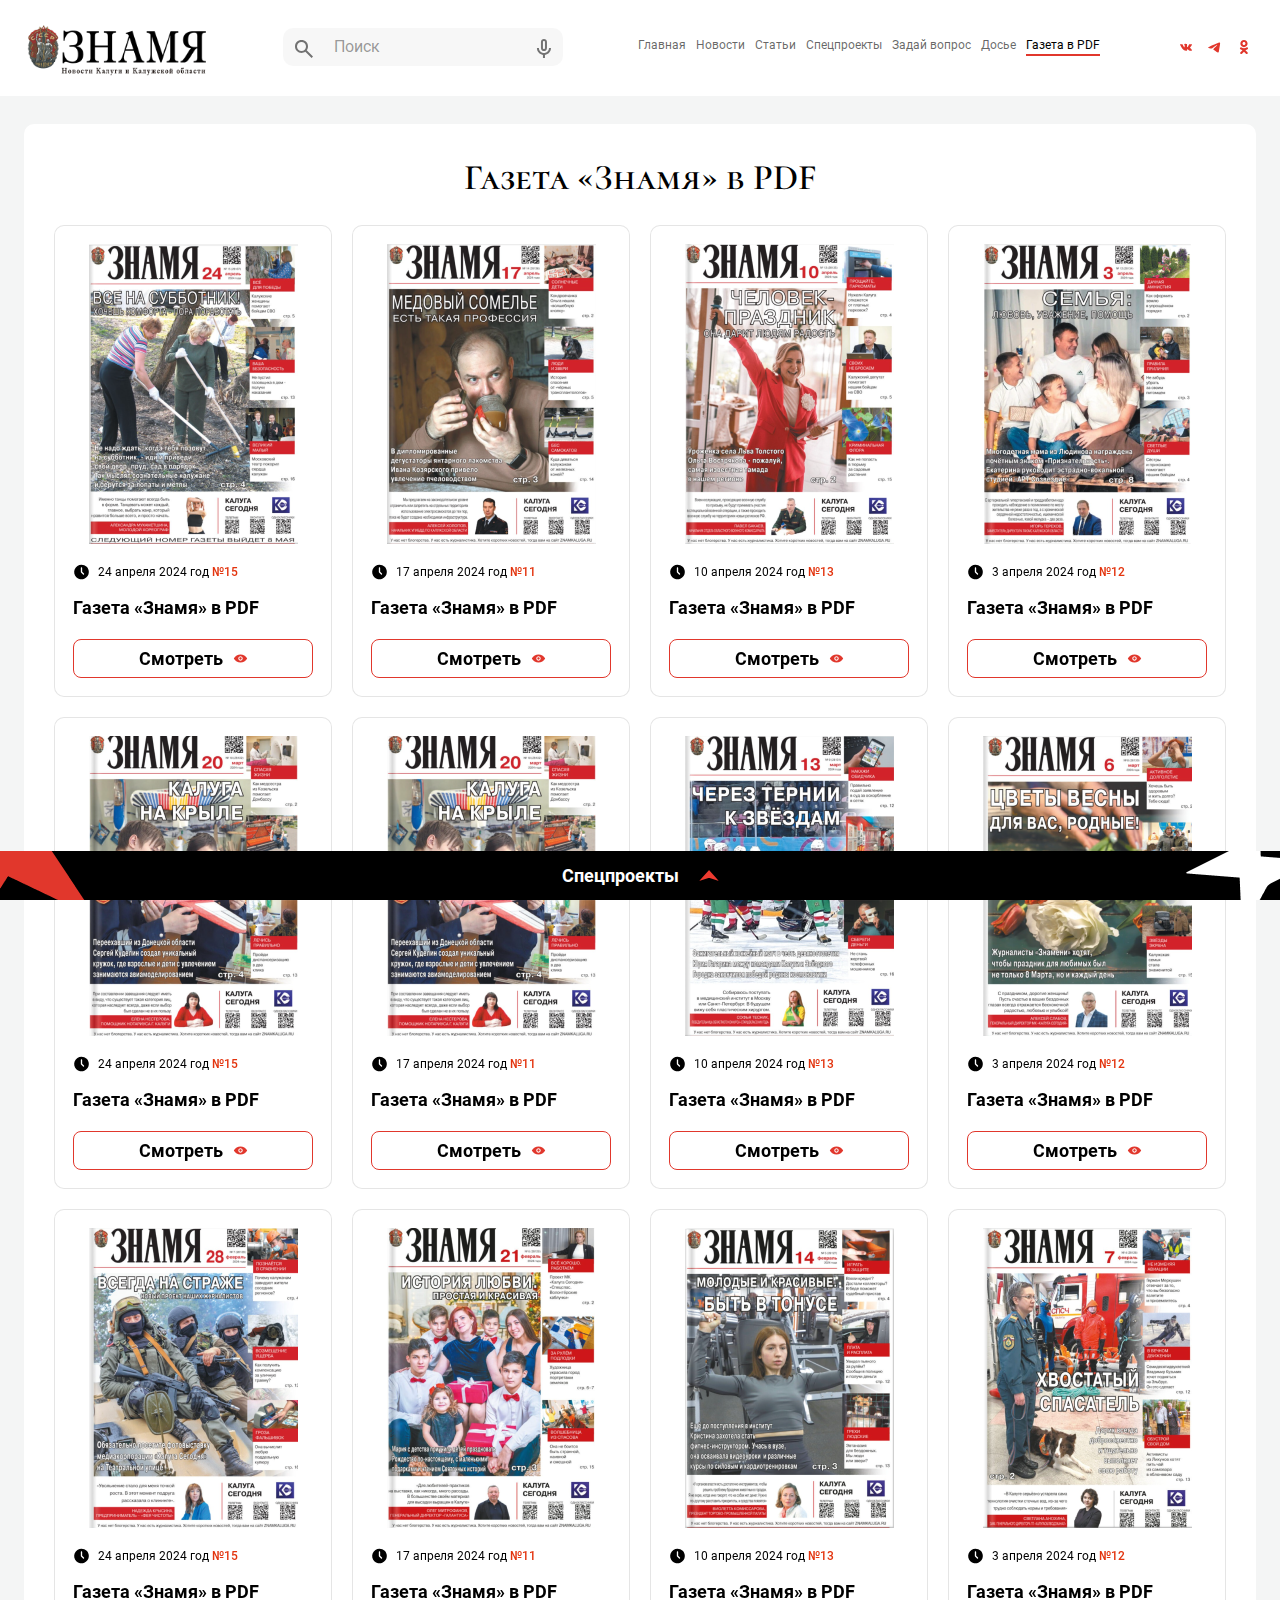
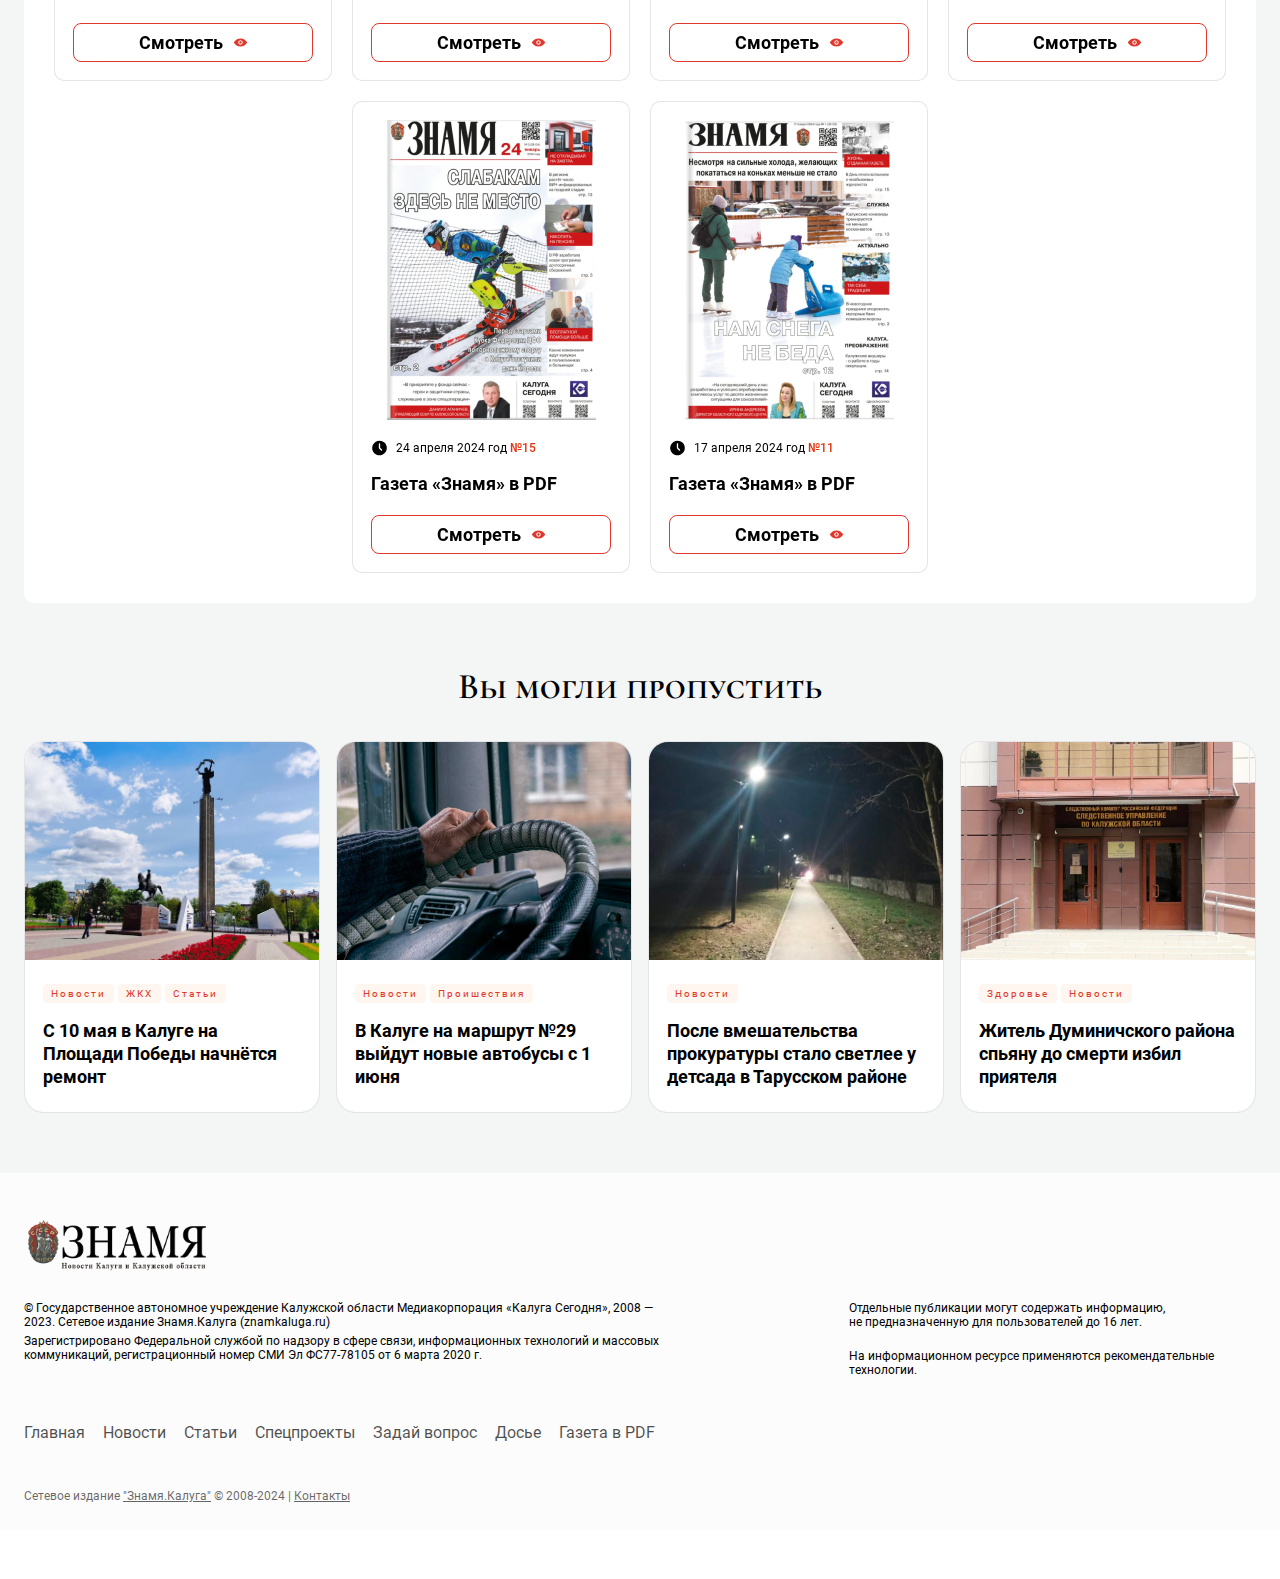
<file: pdf.html>
<!DOCTYPE html>
<html lang="ru">
<head>
    <meta charset="UTF-8">
    <meta http-equiv="X-UA-Compatible" content="IE=edge">
    <meta name="viewport" content="width=device-width, initial-scale=1.0">
    <title>Газета «Знамя» в PDF</title>
    <link rel="stylesheet" href="assets/css/plugin/bootstrap.css">
    <link rel="stylesheet" href="assets/css/plugin/swiper.css">
    <link rel="stylesheet" href="assets/css/main.css">
</head>
<body>

    <header>
        <div class="container">
            <div class="row">
                <div class="col-12 d-flex justify-content-between align-items-center position-relative">
                    <a href="./index.html" class="header-logo">
                        <img src="assets/img/png/logo.png" alt="" class="">
                    </a>
                    <div class="search">
                        <div class="search-inp">
                            <input type="text" class="search_inp" placeholder="Поиск">
                            <span class="search-btn">
                                <svg width="18" height="19" viewBox="0 0 18 19" fill="none" xmlns="http://www.w3.org/2000/svg">
                                    <path d="M16.6 18.9539L10.3 12.6539C9.8 13.0539 9.225 13.3705 8.575 13.6039C7.925 13.8372 7.23333 13.9539 6.5 13.9539C4.68333 13.9539 3.146 13.3249 1.888 12.0669C0.629333 10.8082 0 9.27052 0 7.45386C0 5.63719 0.629333 4.09952 1.888 2.84086C3.146 1.58286 4.68333 0.953857 6.5 0.953857C8.31667 0.953857 9.85433 1.58286 11.113 2.84086C12.371 4.09952 13 5.63719 13 7.45386C13 8.18719 12.8833 8.87886 12.65 9.52886C12.4167 10.1789 12.1 10.7539 11.7 11.2539L18 17.5539L16.6 18.9539ZM6.5 11.9539C7.75 11.9539 8.81267 11.5165 9.688 10.6419C10.5627 9.76652 11 8.70386 11 7.45386C11 6.20386 10.5627 5.14119 9.688 4.26586C8.81267 3.39119 7.75 2.95386 6.5 2.95386C5.25 2.95386 4.18733 3.39119 3.312 4.26586C2.43733 5.14119 2 6.20386 2 7.45386C2 8.70386 2.43733 9.76652 3.312 10.6419C4.18733 11.5165 5.25 11.9539 6.5 11.9539Z" fill="#727272"/>
                                </svg>
                            </span>
                            <span class="search-voice">
                                <svg width="15" height="21" viewBox="0 0 15 21" fill="none" xmlns="http://www.w3.org/2000/svg">
                                    <path d="M7.95463 13.0076C7.11809 13.0076 6.40704 12.7149 5.82146 12.1293C5.23589 11.5437 4.9431 10.8327 4.9431 9.99612V3.97307C4.9431 3.13654 5.23589 2.42548 5.82146 1.83991C6.40704 1.25433 7.11809 0.961548 7.95463 0.961548C8.79116 0.961548 9.50222 1.25433 10.0878 1.83991C10.6734 2.42548 10.9662 3.13654 10.9662 3.97307V9.99612C10.9662 10.8327 10.6734 11.5437 10.0878 12.1293C9.50222 12.7149 8.79116 13.0076 7.95463 13.0076ZM6.95078 20.0345V16.9477C5.21079 16.7135 3.77195 15.9355 2.63426 14.6138C1.49658 13.2921 0.927734 11.7528 0.927734 9.99612H2.93542C2.93542 11.3848 3.42496 12.5683 4.40404 13.5467C5.38245 14.5258 6.56598 15.0153 7.95463 15.0153C9.34327 15.0153 10.5271 14.5258 11.5062 13.5467C12.4846 12.5683 12.9738 11.3848 12.9738 9.99612H14.9815C14.9815 11.7528 14.4127 13.2921 13.275 14.6138C12.1373 15.9355 10.6985 16.7135 8.95847 16.9477V20.0345H6.95078ZM7.95463 11C8.23905 11 8.47763 10.9036 8.67037 10.7109C8.86243 10.5188 8.95847 10.2805 8.95847 9.99612V3.97307C8.95847 3.68865 8.86243 3.45007 8.67037 3.25733C8.47763 3.06527 8.23905 2.96923 7.95463 2.96923C7.6702 2.96923 7.43196 3.06527 7.23989 3.25733C7.04715 3.45007 6.95078 3.68865 6.95078 3.97307V9.99612C6.95078 10.2805 7.04715 10.5188 7.23989 10.7109C7.43196 10.9036 7.6702 11 7.95463 11Z" fill="#727272"/>
                                </svg>
                            </span>
                        </div>
                        <div class="search-info position-absolute">
                            <p class="search-info__title">Возможно вы ищите:</p>
                            <div class="d-flex flex-wrap">
                               <a href="#" class="search-info__link">Популярное</a>
                               <a href="#" class="search-info__link">Спецпроекты</a>
                            </div>
                        </div>
                    </div>
                    <ul class="header-nav d-none d-lg-flex">
                        <li><a href="./index.html">Главная</a></li>
                        <li><a href="./news.html">Новости</a></li>
                        <li><a href="./articles.html">Статьи</a></li>
                        <li><a href="./sp-projects.html">Спецпроекты</a></li>
                        <li><a href="./faq.html">Задай вопрос</a></li>
                        <li><a href="#">Досье</a></li>
                        <li class="active"><a href="./pdf.html">Газета в PDF</a></li>
                    </ul>
                    <div class="d-flex align-items-center">
                        <div class="header-social d-flex">
                            <a href="#">
                                <svg width="24" height="24" viewBox="0 0 24 24" fill="none" xmlns="http://www.w3.org/2000/svg">
                                    <circle cx="12" cy="12" r="8" fill="#E1372C"/>
                                    <path d="M12 0C9.62663 0 7.30655 0.703788 5.33316 2.02236C3.35977 3.34094 1.8217 5.21509 0.913451 7.4078C0.00519938 9.60051 -0.232441 12.0133 0.230582 14.3411C0.693605 16.6689 1.83649 18.8071 3.51472 20.4853C5.19295 22.1635 7.33115 23.3064 9.65892 23.7694C11.9867 24.2324 14.3995 23.9948 16.5922 23.0866C18.7849 22.1783 20.6591 20.6402 21.9776 18.6668C23.2962 16.6935 24 14.3734 24 12C24 8.8174 22.7357 5.76516 20.4853 3.51472C18.2348 1.26428 15.1826 0 12 0ZM17.5342 15.7453C17.2532 15.7847 15.8874 15.7453 15.8163 15.7453C15.4632 15.7488 15.1229 15.6133 14.869 15.3679C14.58 15.09 14.3195 14.7853 14.0432 14.4947C13.9597 14.4067 13.8694 14.3254 13.7732 14.2516C13.5474 14.0779 13.3247 14.1174 13.219 14.3826C13.1364 14.6702 13.0793 14.9645 13.0484 15.2621C13.0462 15.3243 13.0317 15.3855 13.0058 15.4421C12.9799 15.4987 12.9431 15.5497 12.8975 15.5921C12.8519 15.6344 12.7984 15.6674 12.74 15.6891C12.6817 15.7108 12.6196 15.7207 12.5574 15.7184C12.3711 15.7279 12.1847 15.7311 12 15.7184C11.3279 15.7157 10.666 15.5534 10.069 15.2447C9.42408 14.8844 8.86197 14.3927 8.41895 13.8016C7.7098 12.8658 7.0972 11.8607 6.59053 10.8016C6.56369 10.7495 6.03158 9.61737 6.01895 9.56368C5.98738 9.49004 5.98498 9.40714 6.01225 9.33179C6.03951 9.25645 6.0944 9.19428 6.1658 9.1579C6.26053 9.12158 8.01474 9.1579 8.04316 9.1579C8.17371 9.15605 8.3014 9.19617 8.40742 9.27235C8.51345 9.34853 8.59221 9.45674 8.63211 9.58105C8.95656 10.4101 9.3996 11.1877 9.94737 11.8895C10.0242 11.9829 10.1141 12.0648 10.2142 12.1326C10.24 12.1576 10.272 12.1753 10.3069 12.1838C10.3418 12.1924 10.3784 12.1914 10.4128 12.1811C10.4472 12.1708 10.4783 12.1516 10.5027 12.1253C10.5272 12.099 10.5443 12.0666 10.5521 12.0316C10.6216 11.8028 10.6625 11.5662 10.6737 11.3274C10.6832 10.8537 10.6737 10.5379 10.6468 10.0642C10.6564 9.90279 10.6019 9.74412 10.4952 9.62262C10.3885 9.50113 10.2382 9.42662 10.0768 9.41526C9.9379 9.39158 9.91895 9.27789 10.0153 9.16421C10.2 8.92895 10.4558 8.89105 10.7337 8.87684C11.1537 8.85316 11.5753 8.87684 11.9968 8.87684H12.0884C12.2735 8.87638 12.4582 8.8949 12.6395 8.93211C12.7455 8.95382 12.8417 9.0092 12.9136 9.09001C12.9856 9.17082 13.0296 9.27271 13.039 9.38053C13.0602 9.49984 13.0697 9.62094 13.0674 9.74211C13.0563 10.26 13.0311 10.7763 13.0247 11.2926C13.0209 11.4972 13.0394 11.7016 13.08 11.9021C13.1416 12.1768 13.3295 12.2463 13.5221 12.0474C13.7622 11.7892 13.9823 11.5131 14.1805 11.2216C14.5367 10.6921 14.8303 10.123 15.0553 9.52579C15.1768 9.21947 15.27 9.15158 15.6 9.15158H17.4616C17.5725 9.14988 17.6832 9.16424 17.79 9.19421C17.8276 9.20425 17.8628 9.22191 17.8933 9.2461C17.9239 9.2703 17.9491 9.30051 17.9674 9.33486C17.9858 9.36921 17.9969 9.40696 18.0001 9.44579C18.0032 9.48461 17.9984 9.52366 17.9858 9.56053C17.8773 9.95677 17.6905 10.3272 17.4363 10.65C17.0574 11.1868 16.6595 11.7095 16.2711 12.2384C16.2216 12.3058 16.1767 12.3765 16.1368 12.45C15.9916 12.7137 16.0026 12.8605 16.2126 13.0816C16.5505 13.4305 16.9121 13.7558 17.2374 14.1126C17.4769 14.3735 17.6935 14.6545 17.8847 14.9526C18.1247 15.3284 17.9779 15.6821 17.5342 15.7453Z" fill="white"/>
                                </svg>
                            </a>
                            <a href="#">
                                <svg width="22" height="22" viewBox="0 0 22 22" fill="none" xmlns="http://www.w3.org/2000/svg">
                                    <circle cx="11" cy="11" r="10" fill="#E1372C"/>
                                    <path fill-rule="evenodd" clip-rule="evenodd" d="M11 0C4.92508 0 0 4.92508 0 11C0 17.0749 4.92508 22 11 22C17.0749 22 22 17.0749 22 11C22 4.92508 17.0749 0 11 0ZM16.0987 7.48086C15.9332 9.22024 15.217 13.4411 14.8526 15.3893C14.6983 16.2138 14.3945 16.4901 14.1006 16.5172C13.4621 16.5761 12.977 16.0948 12.3582 15.6892C11.3902 15.0545 10.8432 14.6596 9.90344 14.0405C8.81719 13.3246 9.52145 12.9314 10.1402 12.2886C10.3022 12.1202 13.1166 9.56012 13.1712 9.32809C13.1781 9.29887 13.1845 9.19059 13.1201 9.13344C13.0556 9.07629 12.9607 9.09606 12.8923 9.11152C12.7952 9.13344 11.2484 10.1557 8.25258 12.1782C7.81344 12.4798 7.41598 12.6264 7.05934 12.6191C6.6666 12.6105 5.91121 12.3969 5.34961 12.2143C4.66082 11.9904 4.1134 11.8718 4.16109 11.4916C4.18559 11.2935 4.45844 11.0911 4.97922 10.884C8.18598 9.48664 10.3241 8.56582 11.394 8.12066C14.4491 6.85012 15.0838 6.62922 15.4975 6.62191C16.0158 6.61276 16.1409 7.04056 16.0987 7.48086Z" fill="white"/>
                                </svg>
                            </a>
                            <a href="#">
                                <img src="assets/img/svg/ok.svg" alt="">
                            </a>
                        </div>
    
                        <div class="search-button d-lg-none">
                            <svg width="18" height="19" viewBox="0 0 18 19" fill="none" xmlns="http://www.w3.org/2000/svg">
                                <path d="M16.6 18.9539L10.3 12.6539C9.8 13.0539 9.225 13.3705 8.575 13.6039C7.925 13.8372 7.23333 13.9539 6.5 13.9539C4.68333 13.9539 3.146 13.3249 1.888 12.0669C0.629333 10.8082 0 9.27052 0 7.45386C0 5.63719 0.629333 4.09952 1.888 2.84086C3.146 1.58286 4.68333 0.953857 6.5 0.953857C8.31667 0.953857 9.85433 1.58286 11.113 2.84086C12.371 4.09952 13 5.63719 13 7.45386C13 8.18719 12.8833 8.87886 12.65 9.52886C12.4167 10.1789 12.1 10.7539 11.7 11.2539L18 17.5539L16.6 18.9539ZM6.5 11.9539C7.75 11.9539 8.81267 11.5165 9.688 10.6419C10.5627 9.76652 11 8.70386 11 7.45386C11 6.20386 10.5627 5.14119 9.688 4.26586C8.81267 3.39119 7.75 2.95386 6.5 2.95386C5.25 2.95386 4.18733 3.39119 3.312 4.26586C2.43733 5.14119 2 6.20386 2 7.45386C2 8.70386 2.43733 9.76652 3.312 10.6419C4.18733 11.5165 5.25 11.9539 6.5 11.9539Z" fill="#727272"/>
                            </svg>
                        </div>
    
                        <div class="menu-btn d-lg-none">
                            <img src="assets/img/svg/menu.svg" alt="">
                            <img src="assets/img/svg/close.svg" alt="">
                        </div>
                    </div>

                </div>
            </div>
        </div>
        <div class="menu">
            <div class="container">
                <div class="row">
                    <div class="col-12">
                        <ul class="menu-nav">
                            <li><a href="./index.html"><span>Главная</span> <img src="assets/img/svg/arrow-mini.svg" alt=""> </a></li>
                            <li><a href="./news.html"><span>Новости</span> <img src="assets/img/svg/arrow-mini.svg" alt=""> </a></li>
                            <li><a href="./articles.html"><span>Статьи</span> <img src="assets/img/svg/arrow-mini.svg" alt=""> </a></li>
                            <li><a href="./sp-projects.html"><span>Спецпроекты</span> <img src="assets/img/svg/arrow-mini.svg" alt=""> </a></li>
                            <li><a href="./faq.html"><span>Задай вопрос</span> <img src="assets/img/svg/arrow-mini.svg" alt=""> </a></li>
                            <li><a href="#"><span>Досье</span> <img src="assets/img/svg/arrow-mini.svg" alt=""> </a></li>
                            <li class="active"><a href="./pdf.html"><span>Газета в PDF</span> <img src="assets/img/svg/arrow-mini.svg" alt=""> </a></li>
                        </ul>
                    </div>
                </div>
            </div>
        </div>
    </header>

    <main>
        <div class="posts">
            <div class="container">
                <div class="row">
                    <div class="col-12">
                        <div class="posts-box">
                            <h1 class="title-text text-center">Газета «Знамя» в PDF</h1>

                            <div class="swiper swiper-pdf">
                                <div class="swiper-wrapper d-flex justify-content-lg-center">
                                    <div class="swiper-slide">
                                        <div class="block5-item">
                                            <div class="d-flex justify-content-center">
                                                <img src="assets/img/png/pdf1.png" alt="" class="item-img">
                                            </div>
                                            <div class="item-info">
                                                <div class="published d-flex align-items-center">
                                                    <img src="assets/img/svg/time-black.svg" alt="" class="time">
                                                    <p>
                                                        <span>24 апреля 2024 год</span>
                                                        <span class="number">№15</span>
                                                    </p>
                                                </div>
                                            </div>
                                            <p class="item-name">Газета «Знамя» в PDF </p>
                                            <a href="#" class="item-link d-flex align-items-center justify-content-center">
                                                <span>Смотреть</span>
                                                <svg width="15" height="9" viewBox="0 0 15 9" fill="none" xmlns="http://www.w3.org/2000/svg">
                                                    <path d="M7.4998 5.70005C8.16255 5.70005 8.6998 5.16279 8.6998 4.50005C8.6998 3.83731 8.16255 3.30005 7.4998 3.30005C6.83706 3.30005 6.2998 3.83731 6.2998 4.50005C6.2998 5.16279 6.83706 5.70005 7.4998 5.70005Z" fill="#E1372C"/>
                                                    <path d="M14.05 4.25C13.4 3.1 12.45 2.2 11.35 1.5C10.15 0.85 8.85 0.5 7.5 0.5C6.15 0.5 4.85 0.85 3.65 1.55C2.55 2.2 1.6 3.15 0.95 4.3C0.85 4.45 0.85 4.65 0.95 4.8C1.6 5.95 2.55 6.85 3.65 7.55C4.8 8.25 6.15 8.6 7.5 8.6C8.85 8.6 10.15 8.25 11.35 7.55C12.45 6.9 13.4 5.95 14.05 4.8C14.1 4.6 14.1 4.4 14.05 4.25ZM7.5 6.7C6.3 6.7 5.3 5.7 5.3 4.5C5.3 3.3 6.3 2.3 7.5 2.3C8.7 2.3 9.7 3.3 9.7 4.5C9.7 5.7 8.7 6.7 7.5 6.7Z" fill="#E1372C"/>
                                                </svg>
                                            </a>
                                        </div>
                                    </div>
                                    <div class="swiper-slide">
                                        <div class="block5-item">
                                            <div class="d-flex justify-content-center">
                                                <img src="assets/img/png/pdf2.png" alt="" class="item-img">
                                            </div>
                                            <div class="item-info">
                                                <div class="published d-flex align-items-center">
                                                    <img src="assets/img/svg/time-black.svg" alt="" class="time">
                                                    <p>
                                                        <span>17 апреля 2024 год</span>
                                                        <span class="number">№11</span>
                                                    </p>
                                                </div>
                                            </div>
                                            <p class="item-name">Газета «Знамя» в PDF </p>
                                            <a href="#" class="item-link d-flex align-items-center justify-content-center">
                                                <span>Смотреть</span>
                                                <svg width="15" height="9" viewBox="0 0 15 9" fill="none" xmlns="http://www.w3.org/2000/svg">
                                                    <path d="M7.4998 5.70005C8.16255 5.70005 8.6998 5.16279 8.6998 4.50005C8.6998 3.83731 8.16255 3.30005 7.4998 3.30005C6.83706 3.30005 6.2998 3.83731 6.2998 4.50005C6.2998 5.16279 6.83706 5.70005 7.4998 5.70005Z" fill="#E1372C"/>
                                                    <path d="M14.05 4.25C13.4 3.1 12.45 2.2 11.35 1.5C10.15 0.85 8.85 0.5 7.5 0.5C6.15 0.5 4.85 0.85 3.65 1.55C2.55 2.2 1.6 3.15 0.95 4.3C0.85 4.45 0.85 4.65 0.95 4.8C1.6 5.95 2.55 6.85 3.65 7.55C4.8 8.25 6.15 8.6 7.5 8.6C8.85 8.6 10.15 8.25 11.35 7.55C12.45 6.9 13.4 5.95 14.05 4.8C14.1 4.6 14.1 4.4 14.05 4.25ZM7.5 6.7C6.3 6.7 5.3 5.7 5.3 4.5C5.3 3.3 6.3 2.3 7.5 2.3C8.7 2.3 9.7 3.3 9.7 4.5C9.7 5.7 8.7 6.7 7.5 6.7Z" fill="#E1372C"/>
                                                </svg>
                                            </a>
                                        </div>
                                    </div>
                                    <div class="swiper-slide">
                                        <div class="block5-item">
                                            <div class="d-flex justify-content-center">
                                                <img src="assets/img/png/pdf3.png" alt="" class="item-img">
                                            </div>
                                            <div class="item-info">
                                                <div class="published d-flex align-items-center">
                                                    <img src="assets/img/svg/time-black.svg" alt="" class="time">
                                                    <p>
                                                        <span>10 апреля 2024 год</span>
                                                        <span class="number">№13</span>
                                                    </p>
                                                </div>
                                            </div>
                                            <p class="item-name">Газета «Знамя» в PDF </p>
                                            <a href="#" class="item-link d-flex align-items-center justify-content-center">
                                                <span>Смотреть</span>
                                                <svg width="15" height="9" viewBox="0 0 15 9" fill="none" xmlns="http://www.w3.org/2000/svg">
                                                    <path d="M7.4998 5.70005C8.16255 5.70005 8.6998 5.16279 8.6998 4.50005C8.6998 3.83731 8.16255 3.30005 7.4998 3.30005C6.83706 3.30005 6.2998 3.83731 6.2998 4.50005C6.2998 5.16279 6.83706 5.70005 7.4998 5.70005Z" fill="#E1372C"/>
                                                    <path d="M14.05 4.25C13.4 3.1 12.45 2.2 11.35 1.5C10.15 0.85 8.85 0.5 7.5 0.5C6.15 0.5 4.85 0.85 3.65 1.55C2.55 2.2 1.6 3.15 0.95 4.3C0.85 4.45 0.85 4.65 0.95 4.8C1.6 5.95 2.55 6.85 3.65 7.55C4.8 8.25 6.15 8.6 7.5 8.6C8.85 8.6 10.15 8.25 11.35 7.55C12.45 6.9 13.4 5.95 14.05 4.8C14.1 4.6 14.1 4.4 14.05 4.25ZM7.5 6.7C6.3 6.7 5.3 5.7 5.3 4.5C5.3 3.3 6.3 2.3 7.5 2.3C8.7 2.3 9.7 3.3 9.7 4.5C9.7 5.7 8.7 6.7 7.5 6.7Z" fill="#E1372C"/>
                                                </svg>
                                            </a>
                                        </div>
                                    </div>
                                    <div class="swiper-slide">
                                        <div class="block5-item">
                                            <div class="d-flex justify-content-center">
                                                <img src="assets/img/png/pdf4.png" alt="" class="item-img">
                                            </div>
                                            <div class="item-info">
                                                <div class="published d-flex align-items-center">
                                                    <img src="assets/img/svg/time-black.svg" alt="" class="time">
                                                    <p>
                                                        <span>3 апреля 2024 год</span>
                                                        <span class="number">№12</span>
                                                    </p>
                                                </div>
                                            </div>
                                            <p class="item-name">Газета «Знамя» в PDF </p>
                                            <a href="#" class="item-link d-flex align-items-center justify-content-center">
                                                <span>Смотреть</span>
                                                <svg width="15" height="9" viewBox="0 0 15 9" fill="none" xmlns="http://www.w3.org/2000/svg">
                                                    <path d="M7.4998 5.70005C8.16255 5.70005 8.6998 5.16279 8.6998 4.50005C8.6998 3.83731 8.16255 3.30005 7.4998 3.30005C6.83706 3.30005 6.2998 3.83731 6.2998 4.50005C6.2998 5.16279 6.83706 5.70005 7.4998 5.70005Z" fill="#E1372C"/>
                                                    <path d="M14.05 4.25C13.4 3.1 12.45 2.2 11.35 1.5C10.15 0.85 8.85 0.5 7.5 0.5C6.15 0.5 4.85 0.85 3.65 1.55C2.55 2.2 1.6 3.15 0.95 4.3C0.85 4.45 0.85 4.65 0.95 4.8C1.6 5.95 2.55 6.85 3.65 7.55C4.8 8.25 6.15 8.6 7.5 8.6C8.85 8.6 10.15 8.25 11.35 7.55C12.45 6.9 13.4 5.95 14.05 4.8C14.1 4.6 14.1 4.4 14.05 4.25ZM7.5 6.7C6.3 6.7 5.3 5.7 5.3 4.5C5.3 3.3 6.3 2.3 7.5 2.3C8.7 2.3 9.7 3.3 9.7 4.5C9.7 5.7 8.7 6.7 7.5 6.7Z" fill="#E1372C"/>
                                                </svg>
                                            </a>
                                        </div>
                                    </div>
                                    <div class="swiper-slide">
                                        <div class="block5-item">
                                            <div class="d-flex justify-content-center">
                                                <img src="assets/img/png/pdf6.png" alt="" class="item-img">
                                            </div>
                                            <div class="item-info">
                                                <div class="published d-flex align-items-center">
                                                    <img src="assets/img/svg/time-black.svg" alt="" class="time">
                                                    <p>
                                                        <span>24 апреля 2024 год</span>
                                                        <span class="number">№15</span>
                                                    </p>
                                                </div>
                                            </div>
                                            <p class="item-name">Газета «Знамя» в PDF </p>
                                            <a href="#" class="item-link d-flex align-items-center justify-content-center">
                                                <span>Смотреть</span>
                                                <svg width="15" height="9" viewBox="0 0 15 9" fill="none" xmlns="http://www.w3.org/2000/svg">
                                                    <path d="M7.4998 5.70005C8.16255 5.70005 8.6998 5.16279 8.6998 4.50005C8.6998 3.83731 8.16255 3.30005 7.4998 3.30005C6.83706 3.30005 6.2998 3.83731 6.2998 4.50005C6.2998 5.16279 6.83706 5.70005 7.4998 5.70005Z" fill="#E1372C"/>
                                                    <path d="M14.05 4.25C13.4 3.1 12.45 2.2 11.35 1.5C10.15 0.85 8.85 0.5 7.5 0.5C6.15 0.5 4.85 0.85 3.65 1.55C2.55 2.2 1.6 3.15 0.95 4.3C0.85 4.45 0.85 4.65 0.95 4.8C1.6 5.95 2.55 6.85 3.65 7.55C4.8 8.25 6.15 8.6 7.5 8.6C8.85 8.6 10.15 8.25 11.35 7.55C12.45 6.9 13.4 5.95 14.05 4.8C14.1 4.6 14.1 4.4 14.05 4.25ZM7.5 6.7C6.3 6.7 5.3 5.7 5.3 4.5C5.3 3.3 6.3 2.3 7.5 2.3C8.7 2.3 9.7 3.3 9.7 4.5C9.7 5.7 8.7 6.7 7.5 6.7Z" fill="#E1372C"/>
                                                </svg>
                                            </a>
                                        </div>
                                    </div>
                                    <div class="swiper-slide">
                                        <div class="block5-item">
                                            <div class="d-flex justify-content-center">
                                                <img src="assets/img/png/pdf6.png" alt="" class="item-img">
                                            </div>
                                            <div class="item-info">
                                                <div class="published d-flex align-items-center">
                                                    <img src="assets/img/svg/time-black.svg" alt="" class="time">
                                                    <p>
                                                        <span>17 апреля 2024 год</span>
                                                        <span class="number">№11</span>
                                                    </p>
                                                </div>
                                            </div>
                                            <p class="item-name">Газета «Знамя» в PDF </p>
                                            <a href="#" class="item-link d-flex align-items-center justify-content-center">
                                                <span>Смотреть</span>
                                                <svg width="15" height="9" viewBox="0 0 15 9" fill="none" xmlns="http://www.w3.org/2000/svg">
                                                    <path d="M7.4998 5.70005C8.16255 5.70005 8.6998 5.16279 8.6998 4.50005C8.6998 3.83731 8.16255 3.30005 7.4998 3.30005C6.83706 3.30005 6.2998 3.83731 6.2998 4.50005C6.2998 5.16279 6.83706 5.70005 7.4998 5.70005Z" fill="#E1372C"/>
                                                    <path d="M14.05 4.25C13.4 3.1 12.45 2.2 11.35 1.5C10.15 0.85 8.85 0.5 7.5 0.5C6.15 0.5 4.85 0.85 3.65 1.55C2.55 2.2 1.6 3.15 0.95 4.3C0.85 4.45 0.85 4.65 0.95 4.8C1.6 5.95 2.55 6.85 3.65 7.55C4.8 8.25 6.15 8.6 7.5 8.6C8.85 8.6 10.15 8.25 11.35 7.55C12.45 6.9 13.4 5.95 14.05 4.8C14.1 4.6 14.1 4.4 14.05 4.25ZM7.5 6.7C6.3 6.7 5.3 5.7 5.3 4.5C5.3 3.3 6.3 2.3 7.5 2.3C8.7 2.3 9.7 3.3 9.7 4.5C9.7 5.7 8.7 6.7 7.5 6.7Z" fill="#E1372C"/>
                                                </svg>
                                            </a>
                                        </div>
                                    </div>
                                    <div class="swiper-slide">
                                        <div class="block5-item">
                                            <div class="d-flex justify-content-center">
                                                <img src="assets/img/png/pdf7.png" alt="" class="item-img">
                                            </div>
                                            <div class="item-info">
                                                <div class="published d-flex align-items-center">
                                                    <img src="assets/img/svg/time-black.svg" alt="" class="time">
                                                    <p>
                                                        <span>10 апреля 2024 год</span>
                                                        <span class="number">№13</span>
                                                    </p>
                                                </div>
                                            </div>
                                            <p class="item-name">Газета «Знамя» в PDF </p>
                                            <a href="#" class="item-link d-flex align-items-center justify-content-center">
                                                <span>Смотреть</span>
                                                <svg width="15" height="9" viewBox="0 0 15 9" fill="none" xmlns="http://www.w3.org/2000/svg">
                                                    <path d="M7.4998 5.70005C8.16255 5.70005 8.6998 5.16279 8.6998 4.50005C8.6998 3.83731 8.16255 3.30005 7.4998 3.30005C6.83706 3.30005 6.2998 3.83731 6.2998 4.50005C6.2998 5.16279 6.83706 5.70005 7.4998 5.70005Z" fill="#E1372C"/>
                                                    <path d="M14.05 4.25C13.4 3.1 12.45 2.2 11.35 1.5C10.15 0.85 8.85 0.5 7.5 0.5C6.15 0.5 4.85 0.85 3.65 1.55C2.55 2.2 1.6 3.15 0.95 4.3C0.85 4.45 0.85 4.65 0.95 4.8C1.6 5.95 2.55 6.85 3.65 7.55C4.8 8.25 6.15 8.6 7.5 8.6C8.85 8.6 10.15 8.25 11.35 7.55C12.45 6.9 13.4 5.95 14.05 4.8C14.1 4.6 14.1 4.4 14.05 4.25ZM7.5 6.7C6.3 6.7 5.3 5.7 5.3 4.5C5.3 3.3 6.3 2.3 7.5 2.3C8.7 2.3 9.7 3.3 9.7 4.5C9.7 5.7 8.7 6.7 7.5 6.7Z" fill="#E1372C"/>
                                                </svg>
                                            </a>
                                        </div>
                                    </div>
                                    <div class="swiper-slide">
                                        <div class="block5-item">
                                            <div class="d-flex justify-content-center">
                                                <img src="assets/img/png/pdf8.png" alt="" class="item-img">
                                            </div>
                                            <div class="item-info">
                                                <div class="published d-flex align-items-center">
                                                    <img src="assets/img/svg/time-black.svg" alt="" class="time">
                                                    <p>
                                                        <span>3 апреля 2024 год</span>
                                                        <span class="number">№12</span>
                                                    </p>
                                                </div>
                                            </div>
                                            <p class="item-name">Газета «Знамя» в PDF </p>
                                            <a href="#" class="item-link d-flex align-items-center justify-content-center">
                                                <span>Смотреть</span>
                                                <svg width="15" height="9" viewBox="0 0 15 9" fill="none" xmlns="http://www.w3.org/2000/svg">
                                                    <path d="M7.4998 5.70005C8.16255 5.70005 8.6998 5.16279 8.6998 4.50005C8.6998 3.83731 8.16255 3.30005 7.4998 3.30005C6.83706 3.30005 6.2998 3.83731 6.2998 4.50005C6.2998 5.16279 6.83706 5.70005 7.4998 5.70005Z" fill="#E1372C"/>
                                                    <path d="M14.05 4.25C13.4 3.1 12.45 2.2 11.35 1.5C10.15 0.85 8.85 0.5 7.5 0.5C6.15 0.5 4.85 0.85 3.65 1.55C2.55 2.2 1.6 3.15 0.95 4.3C0.85 4.45 0.85 4.65 0.95 4.8C1.6 5.95 2.55 6.85 3.65 7.55C4.8 8.25 6.15 8.6 7.5 8.6C8.85 8.6 10.15 8.25 11.35 7.55C12.45 6.9 13.4 5.95 14.05 4.8C14.1 4.6 14.1 4.4 14.05 4.25ZM7.5 6.7C6.3 6.7 5.3 5.7 5.3 4.5C5.3 3.3 6.3 2.3 7.5 2.3C8.7 2.3 9.7 3.3 9.7 4.5C9.7 5.7 8.7 6.7 7.5 6.7Z" fill="#E1372C"/>
                                                </svg>
                                            </a>
                                        </div>
                                    </div>
                                    <div class="swiper-slide">
                                        <div class="block5-item">
                                            <div class="d-flex justify-content-center">
                                                <img src="assets/img/png/pdf9.png" alt="" class="item-img">
                                            </div>
                                            <div class="item-info">
                                                <div class="published d-flex align-items-center">
                                                    <img src="assets/img/svg/time-black.svg" alt="" class="time">
                                                    <p>
                                                        <span>24 апреля 2024 год</span>
                                                        <span class="number">№15</span>
                                                    </p>
                                                </div>
                                            </div>
                                            <p class="item-name">Газета «Знамя» в PDF </p>
                                            <a href="#" class="item-link d-flex align-items-center justify-content-center">
                                                <span>Смотреть</span>
                                                <svg width="15" height="9" viewBox="0 0 15 9" fill="none" xmlns="http://www.w3.org/2000/svg">
                                                    <path d="M7.4998 5.70005C8.16255 5.70005 8.6998 5.16279 8.6998 4.50005C8.6998 3.83731 8.16255 3.30005 7.4998 3.30005C6.83706 3.30005 6.2998 3.83731 6.2998 4.50005C6.2998 5.16279 6.83706 5.70005 7.4998 5.70005Z" fill="#E1372C"/>
                                                    <path d="M14.05 4.25C13.4 3.1 12.45 2.2 11.35 1.5C10.15 0.85 8.85 0.5 7.5 0.5C6.15 0.5 4.85 0.85 3.65 1.55C2.55 2.2 1.6 3.15 0.95 4.3C0.85 4.45 0.85 4.65 0.95 4.8C1.6 5.95 2.55 6.85 3.65 7.55C4.8 8.25 6.15 8.6 7.5 8.6C8.85 8.6 10.15 8.25 11.35 7.55C12.45 6.9 13.4 5.95 14.05 4.8C14.1 4.6 14.1 4.4 14.05 4.25ZM7.5 6.7C6.3 6.7 5.3 5.7 5.3 4.5C5.3 3.3 6.3 2.3 7.5 2.3C8.7 2.3 9.7 3.3 9.7 4.5C9.7 5.7 8.7 6.7 7.5 6.7Z" fill="#E1372C"/>
                                                </svg>
                                            </a>
                                        </div>
                                    </div>
                                    <div class="swiper-slide">
                                        <div class="block5-item">
                                            <div class="d-flex justify-content-center">
                                                <img src="assets/img/png/pdf10.png" alt="" class="item-img">
                                            </div>
                                            <div class="item-info">
                                                <div class="published d-flex align-items-center">
                                                    <img src="assets/img/svg/time-black.svg" alt="" class="time">
                                                    <p>
                                                        <span>17 апреля 2024 год</span>
                                                        <span class="number">№11</span>
                                                    </p>
                                                </div>
                                            </div>
                                            <p class="item-name">Газета «Знамя» в PDF </p>
                                            <a href="#" class="item-link d-flex align-items-center justify-content-center">
                                                <span>Смотреть</span>
                                                <svg width="15" height="9" viewBox="0 0 15 9" fill="none" xmlns="http://www.w3.org/2000/svg">
                                                    <path d="M7.4998 5.70005C8.16255 5.70005 8.6998 5.16279 8.6998 4.50005C8.6998 3.83731 8.16255 3.30005 7.4998 3.30005C6.83706 3.30005 6.2998 3.83731 6.2998 4.50005C6.2998 5.16279 6.83706 5.70005 7.4998 5.70005Z" fill="#E1372C"/>
                                                    <path d="M14.05 4.25C13.4 3.1 12.45 2.2 11.35 1.5C10.15 0.85 8.85 0.5 7.5 0.5C6.15 0.5 4.85 0.85 3.65 1.55C2.55 2.2 1.6 3.15 0.95 4.3C0.85 4.45 0.85 4.65 0.95 4.8C1.6 5.95 2.55 6.85 3.65 7.55C4.8 8.25 6.15 8.6 7.5 8.6C8.85 8.6 10.15 8.25 11.35 7.55C12.45 6.9 13.4 5.95 14.05 4.8C14.1 4.6 14.1 4.4 14.05 4.25ZM7.5 6.7C6.3 6.7 5.3 5.7 5.3 4.5C5.3 3.3 6.3 2.3 7.5 2.3C8.7 2.3 9.7 3.3 9.7 4.5C9.7 5.7 8.7 6.7 7.5 6.7Z" fill="#E1372C"/>
                                                </svg>
                                            </a>
                                        </div>
                                    </div>
                                    <div class="swiper-slide">
                                        <div class="block5-item">
                                            <div class="d-flex justify-content-center">
                                                <img src="assets/img/png/pdf11.png" alt="" class="item-img">
                                            </div>
                                            <div class="item-info">
                                                <div class="published d-flex align-items-center">
                                                    <img src="assets/img/svg/time-black.svg" alt="" class="time">
                                                    <p>
                                                        <span>10 апреля 2024 год</span>
                                                        <span class="number">№13</span>
                                                    </p>
                                                </div>
                                            </div>
                                            <p class="item-name">Газета «Знамя» в PDF </p>
                                            <a href="#" class="item-link d-flex align-items-center justify-content-center">
                                                <span>Смотреть</span>
                                                <svg width="15" height="9" viewBox="0 0 15 9" fill="none" xmlns="http://www.w3.org/2000/svg">
                                                    <path d="M7.4998 5.70005C8.16255 5.70005 8.6998 5.16279 8.6998 4.50005C8.6998 3.83731 8.16255 3.30005 7.4998 3.30005C6.83706 3.30005 6.2998 3.83731 6.2998 4.50005C6.2998 5.16279 6.83706 5.70005 7.4998 5.70005Z" fill="#E1372C"/>
                                                    <path d="M14.05 4.25C13.4 3.1 12.45 2.2 11.35 1.5C10.15 0.85 8.85 0.5 7.5 0.5C6.15 0.5 4.85 0.85 3.65 1.55C2.55 2.2 1.6 3.15 0.95 4.3C0.85 4.45 0.85 4.65 0.95 4.8C1.6 5.95 2.55 6.85 3.65 7.55C4.8 8.25 6.15 8.6 7.5 8.6C8.85 8.6 10.15 8.25 11.35 7.55C12.45 6.9 13.4 5.95 14.05 4.8C14.1 4.6 14.1 4.4 14.05 4.25ZM7.5 6.7C6.3 6.7 5.3 5.7 5.3 4.5C5.3 3.3 6.3 2.3 7.5 2.3C8.7 2.3 9.7 3.3 9.7 4.5C9.7 5.7 8.7 6.7 7.5 6.7Z" fill="#E1372C"/>
                                                </svg>
                                            </a>
                                        </div>
                                    </div>
                                    <div class="swiper-slide">
                                        <div class="block5-item">
                                            <div class="d-flex justify-content-center">
                                                <img src="assets/img/png/pdf12.png" alt="" class="item-img">
                                            </div>
                                            <div class="item-info">
                                                <div class="published d-flex align-items-center">
                                                    <img src="assets/img/svg/time-black.svg" alt="" class="time">
                                                    <p>
                                                        <span>3 апреля 2024 год</span>
                                                        <span class="number">№12</span>
                                                    </p>
                                                </div>
                                            </div>
                                            <p class="item-name">Газета «Знамя» в PDF </p>
                                            <a href="#" class="item-link d-flex align-items-center justify-content-center">
                                                <span>Смотреть</span>
                                                <svg width="15" height="9" viewBox="0 0 15 9" fill="none" xmlns="http://www.w3.org/2000/svg">
                                                    <path d="M7.4998 5.70005C8.16255 5.70005 8.6998 5.16279 8.6998 4.50005C8.6998 3.83731 8.16255 3.30005 7.4998 3.30005C6.83706 3.30005 6.2998 3.83731 6.2998 4.50005C6.2998 5.16279 6.83706 5.70005 7.4998 5.70005Z" fill="#E1372C"/>
                                                    <path d="M14.05 4.25C13.4 3.1 12.45 2.2 11.35 1.5C10.15 0.85 8.85 0.5 7.5 0.5C6.15 0.5 4.85 0.85 3.65 1.55C2.55 2.2 1.6 3.15 0.95 4.3C0.85 4.45 0.85 4.65 0.95 4.8C1.6 5.95 2.55 6.85 3.65 7.55C4.8 8.25 6.15 8.6 7.5 8.6C8.85 8.6 10.15 8.25 11.35 7.55C12.45 6.9 13.4 5.95 14.05 4.8C14.1 4.6 14.1 4.4 14.05 4.25ZM7.5 6.7C6.3 6.7 5.3 5.7 5.3 4.5C5.3 3.3 6.3 2.3 7.5 2.3C8.7 2.3 9.7 3.3 9.7 4.5C9.7 5.7 8.7 6.7 7.5 6.7Z" fill="#E1372C"/>
                                                </svg>
                                            </a>
                                        </div>
                                    </div>
                                    <div class="swiper-slide">
                                        <div class="block5-item">
                                            <div class="d-flex justify-content-center">
                                                <img src="assets/img/png/pdf13.png" alt="" class="item-img">
                                            </div>
                                            <div class="item-info">
                                                <div class="published d-flex align-items-center">
                                                    <img src="assets/img/svg/time-black.svg" alt="" class="time">
                                                    <p>
                                                        <span>24 апреля 2024 год</span>
                                                        <span class="number">№15</span>
                                                    </p>
                                                </div>
                                            </div>
                                            <p class="item-name">Газета «Знамя» в PDF </p>
                                            <a href="#" class="item-link d-flex align-items-center justify-content-center">
                                                <span>Смотреть</span>
                                                <svg width="15" height="9" viewBox="0 0 15 9" fill="none" xmlns="http://www.w3.org/2000/svg">
                                                    <path d="M7.4998 5.70005C8.16255 5.70005 8.6998 5.16279 8.6998 4.50005C8.6998 3.83731 8.16255 3.30005 7.4998 3.30005C6.83706 3.30005 6.2998 3.83731 6.2998 4.50005C6.2998 5.16279 6.83706 5.70005 7.4998 5.70005Z" fill="#E1372C"/>
                                                    <path d="M14.05 4.25C13.4 3.1 12.45 2.2 11.35 1.5C10.15 0.85 8.85 0.5 7.5 0.5C6.15 0.5 4.85 0.85 3.65 1.55C2.55 2.2 1.6 3.15 0.95 4.3C0.85 4.45 0.85 4.65 0.95 4.8C1.6 5.95 2.55 6.85 3.65 7.55C4.8 8.25 6.15 8.6 7.5 8.6C8.85 8.6 10.15 8.25 11.35 7.55C12.45 6.9 13.4 5.95 14.05 4.8C14.1 4.6 14.1 4.4 14.05 4.25ZM7.5 6.7C6.3 6.7 5.3 5.7 5.3 4.5C5.3 3.3 6.3 2.3 7.5 2.3C8.7 2.3 9.7 3.3 9.7 4.5C9.7 5.7 8.7 6.7 7.5 6.7Z" fill="#E1372C"/>
                                                </svg>
                                            </a>
                                        </div>
                                    </div>
                                    <div class="swiper-slide">
                                        <div class="block5-item">
                                            <div class="d-flex justify-content-center">
                                                <img src="assets/img/png/pdf14.png" alt="" class="item-img">
                                            </div>
                                            <div class="item-info">
                                                <div class="published d-flex align-items-center">
                                                    <img src="assets/img/svg/time-black.svg" alt="" class="time">
                                                    <p>
                                                        <span>17 апреля 2024 год</span>
                                                        <span class="number">№11</span>
                                                    </p>
                                                </div>
                                            </div>
                                            <p class="item-name">Газета «Знамя» в PDF </p>
                                            <a href="#" class="item-link d-flex align-items-center justify-content-center">
                                                <span>Смотреть</span>
                                                <svg width="15" height="9" viewBox="0 0 15 9" fill="none" xmlns="http://www.w3.org/2000/svg">
                                                    <path d="M7.4998 5.70005C8.16255 5.70005 8.6998 5.16279 8.6998 4.50005C8.6998 3.83731 8.16255 3.30005 7.4998 3.30005C6.83706 3.30005 6.2998 3.83731 6.2998 4.50005C6.2998 5.16279 6.83706 5.70005 7.4998 5.70005Z" fill="#E1372C"/>
                                                    <path d="M14.05 4.25C13.4 3.1 12.45 2.2 11.35 1.5C10.15 0.85 8.85 0.5 7.5 0.5C6.15 0.5 4.85 0.85 3.65 1.55C2.55 2.2 1.6 3.15 0.95 4.3C0.85 4.45 0.85 4.65 0.95 4.8C1.6 5.95 2.55 6.85 3.65 7.55C4.8 8.25 6.15 8.6 7.5 8.6C8.85 8.6 10.15 8.25 11.35 7.55C12.45 6.9 13.4 5.95 14.05 4.8C14.1 4.6 14.1 4.4 14.05 4.25ZM7.5 6.7C6.3 6.7 5.3 5.7 5.3 4.5C5.3 3.3 6.3 2.3 7.5 2.3C8.7 2.3 9.7 3.3 9.7 4.5C9.7 5.7 8.7 6.7 7.5 6.7Z" fill="#E1372C"/>
                                                </svg>
                                            </a>
                                        </div>
                                    </div>
                                </div>
                            </div>
                            <div class="controls d-lg-none d-flex align-items-center justify-content-between">
                                <div class="pagination-box d-flex align-items-center">
                                    <span class="d-none d-sm-block">Страница</span>
                                    <div class="pagination">
                                        <div class="pagination-head d-flex align-items-center justify-content-between">
                                            <span class="bullet-active">1</span>
                                            <svg width="10" height="6" viewBox="0 0 10 6" fill="none" xmlns="http://www.w3.org/2000/svg">
                                                <path d="M8.71655 0.232035C8.85799 0.0833867 9.04899 0 9.24803 0C9.44708 0 9.63807 0.0833867 9.77951 0.232035C9.84935 0.305029 9.9048 0.392037 9.94265 0.487995C9.98051 0.583952 10 0.686942 10 0.790971C10 0.895001 9.98051 0.99799 9.94265 1.09395C9.9048 1.18991 9.84935 1.27691 9.77951 1.34991L5.53202 5.76833C5.39026 5.91677 5.19913 6 5 6C4.80087 6 4.60974 5.91677 4.46798 5.76833L0.220486 1.34991C0.150654 1.27691 0.0951987 1.18991 0.057346 1.09395C0.0194934 0.99799 0 0.895001 0 0.790971C0 0.686942 0.0194934 0.583952 0.057346 0.487995C0.0951987 0.392037 0.150654 0.305029 0.220486 0.232035C0.361925 0.0833867 0.552923 0 0.751966 0C0.951008 0 1.14201 0.0833867 1.28345 0.232035L5.00163 3.8556L8.71655 0.232035Z" fill="#333333"/>
                                            </svg>
                                        </div>
                                        <div class="pagination-body">
                                            <ul class="bullets">
                                                <li class="bullet">1</li>
                                                <li class="bullet">2</li>
                                                <li class="bullet">3</li>
                                                <li class="bullet">4</li>
                                                <li class="bullet">5</li>
                                                <li class="bullet">6</li>
                                                <li class="bullet">7</li>
                                                <li class="bullet">8</li>
                                                <li class="bullet">9</li>
                                                <li class="bullet">10</li>
                                            </ul>
                                        </div>
                                    </div>
                                    <span>из <span class="all-bullet">10</span></span>
                                </div>

                                <div class="swiper-btn d-flex">
                                    <div class="prev swiper-pdf-prev">
                                        <svg width="12" height="17" viewBox="0 0 12 17" fill="none" xmlns="http://www.w3.org/2000/svg">
                                            <path d="M0.698854 8.80131L11.1863 16.8918C11.4472 17.0893 11.566 17.0089 11.4517 16.7122L8.66766 8.98097C8.55339 8.68423 8.55446 8.20335 8.67005 7.90703L11.4493 0.288454C11.5649 -0.007834 11.4461 -0.089175 11.1839 0.106804L0.701247 8.08862C0.439061 8.28457 0.43799 8.60369 0.698854 8.80131Z" fill="#E1372C"/>
                                        </svg>
                                    </div>
                                    <div class="next swiper-pdf-next">
                                        <svg width="12" height="17" viewBox="0 0 12 17" fill="none" xmlns="http://www.w3.org/2000/svg">
                                            <path d="M11.3011 8.19869L0.813666 0.108235C0.552833 -0.0893507 0.433969 -0.00892927 0.548299 0.287805L3.33234 8.01903C3.44661 8.31577 3.44554 8.79665 3.32995 9.09296L0.550691 16.7115C0.435101 17.0078 0.55387 17.0892 0.816088 16.8932L11.2988 8.91138C11.5609 8.71543 11.562 8.39631 11.3011 8.19869Z" fill="#E1372C"/>
                                        </svg>
                                    </div>
                                </div>
                            </div>
                        </div>
                    </div>
                </div>
            </div>
        </div>
        

        <div class="block2 m-0 bg-transparent">
            <div class="container position-relative z-2">
                <div class="row">
                    <div class="col-12">
                        <h2 class="title-text text-center">Вы могли пропустить</h2>
                    </div>
                </div>
                <div class="row">
                    <div class="col-12 d-flex justify-content-between flex-wrap">
                        <div class="block2-item">
                            <img src="assets/img/png/p1.png" alt="" class="item-img">
                            <div class="item-info">
                                <div class="d-flex flex-wrap">
                                    <div class="hashtag">Новости</div>
                                    <div class="hashtag">ЖКХ</div>
                                    <div class="hashtag">Статьи</div>
                                </div>
                                <a href="#" class="item-link">С 10 мая в Калуге на Площади Победы начнётся ремонт</a>
                            </div>
                        </div>
                        <div class="block2-item">
                            <img src="assets/img/png/p2.png" alt="" class="item-img">
                            <div class="item-info">
                                <div class="d-flex flex-wrap">
                                    <div class="hashtag">Новости</div>
                                    <div class="hashtag">Проишествия</div>
                                </div>
                                <a href="#" class="item-link">В Калуге на маршрут №29 выйдут новые автобусы с 1 июня</a>
                            </div>
                        </div>
                        <div class="block2-item">
                            <img src="assets/img/png/p3.png" alt="" class="item-img">
                            <div class="item-info">
                                <div class="d-flex flex-wrap">
                                    <div class="hashtag">Новости</div>
                                </div>
                                <a href="#" class="item-link">После вмешательства прокуратуры стало светлее у детсада в Тарусском районе</a>
                            </div>
                        </div>
                        <div class="block2-item">
                            <img src="assets/img/png/p4.png" alt="" class="item-img">
                            <div class="item-info">
                                <div class="d-flex flex-wrap">
                                    <div class="hashtag">Здоровье</div>
                                    <div class="hashtag">Новости</div>
                                </div>
                                <a href="#" class="item-link">Житель Думиничского района спьяну до смерти избил приятеля</a>
                            </div>
                        </div>
                    </div>
                </div>
            </div>
        </div>
    </main>

    <footer>
        <div class="container">
            <div class="row">
                <div class="col-12">
                    <a href="./index.html" class="footer-logo">
                        <img src="assets/img/png/logo.png" alt="" class="">
                    </a>
                    <div class="d-flex justify-content-between flex-wrap">
                        <div class="footer-text">
                            <p >© Государственное автономное учреждение Калужской области Медиакорпорация «Калуга Сегодня», 2008 — 2023. Сетевое издание Знамя.Калуга (znamkaluga.ru)</p> 
                            <p>Зарегистрировано Федеральной службой по надзору в сфере связи, информационных технологий и массовых коммуникаций, регистрационный номер СМИ Эл ФС77-78105 от 6 марта 2020 г.</p>   
                        </div>
                            <div class="footer-text">
                            <p>Отдельные публикации могут содержать информацию, <br> не предназначенную для пользователей до 16 лет.</p>
                            <p>На информационном ресурсе применяются рекомендательные технологии.</p>
                        </div>
                    </div>
                    <ul class="footer-nav d-flex flex-wrap">
                        <li><a href="#">Главная</a></li>
                        <li><a href="#">Новости</a></li>
                        <li><a href="#">Статьи</a></li>
                        <li><a href="#">Спецпроекты</a></li>
                        <li><a href="#">Задай вопрос</a></li>
                        <li><a href="#">Досье</a></li>
                        <li><a href="#">Газета в PDF</a></li>
                    </ul>
                    <div class="footer-sub">
                        Сетевое издание <a href="#">"Знамя.Калуга"</a> © 2008-2024 | <a href="#">Контакты</a>
                    </div>
                </div>
            </div>
        </div>
    </footer>

    <div class="spProjects">
        <div class="">
            <img src="assets/img/png/sp1.png" alt="" class="spProjects-img">
            <img src="assets/img/png/sp2.png" alt="" class="spProjects-img">
        </div>
        <div class="container">
            <div class="row">
                <div class="col-12">
                    <div class="spProjects-head d-flex justify-content-center align-items-center">
                        <h6 class="head-title">Спецпроекты</h6>
                        <img src="assets/img/svg/arrow2.svg" alt="" class="arrow">
                    </div>
                    <div class="spProjects-body">
                        <div class="sp-item position-relative d-flex align-items-center">
                            <a href="#" class="position-absolute top-0 start-0 w-100 h-100"></a>
                            <img src="assets/img/png/s-p1.png" alt="" class="sp-item__img">
                            <p class="sp-item__text">Калуга. Преображение</p>
                        </div>
                        <div class="sp-item position-relative d-flex align-items-center">
                            <a href="#" class="position-absolute top-0 start-0 w-100 h-100"></a>
                            <img src="assets/img/png/s-p2.png" alt="" class="sp-item__img">
                            <p class="sp-item__text">Открытые небеса</p>
                        </div>
                        <div class="sp-item position-relative d-flex align-items-center">
                            <a href="#" class="position-absolute top-0 start-0 w-100 h-100"></a>
                            <img src="assets/img/png/s-p3.png" alt="" class="sp-item__img">
                            <p class="sp-item__text">Живущие рядом</p>
                        </div>
                        <div class="sp-item position-relative d-flex align-items-center">
                            <a href="#" class="position-absolute top-0 start-0 w-100 h-100"></a>
                            <img src="assets/img/png/s-p4.png" alt="" class="sp-item__img">
                            <p class="sp-item__text">Заповедник чудес</p>
                        </div>
                        <div class="sp-item position-relative d-flex align-items-center">
                            <a href="#" class="position-absolute top-0 start-0 w-100 h-100"></a>
                            <img src="assets/img/png/s-p5.png" alt="" class="sp-item__img">
                            <p class="sp-item__text">Оперативное вмешательство</p>
                        </div>
                        <div class="sp-item position-relative d-flex align-items-center">
                            <a href="#" class="position-absolute top-0 start-0 w-100 h-100"></a>
                            <img src="assets/img/png/s-p6.png" alt="" class="sp-item__img">
                            <p class="sp-item__text">На колесах</p>
                        </div>
                        <div class="sp-item position-relative d-flex align-items-center">
                            <a href="#" class="position-absolute top-0 start-0 w-100 h-100"></a>
                            <img src="assets/img/png/s-p7.png" alt="" class="sp-item__img">
                            <p class="sp-item__text">Фотовыставки</p>
                        </div>
                        <div class="sp-item position-relative d-flex align-items-center">
                            <a href="#" class="position-absolute top-0 start-0 w-100 h-100"></a>
                            <img src="assets/img/png/s-p8.png" alt="" class="sp-item__img">
                            <p class="sp-item__text">Молодые и красивые</p>
                        </div>
                    </div>
                </div>
            </div>
        </div>
    </div>


    <script src="assets/js/plugin/swiper.js"></script>
    <script src="assets/js/header.js"></script>
    <script src="assets/js/pdf.js"></script>
</body>
</html>
</file>
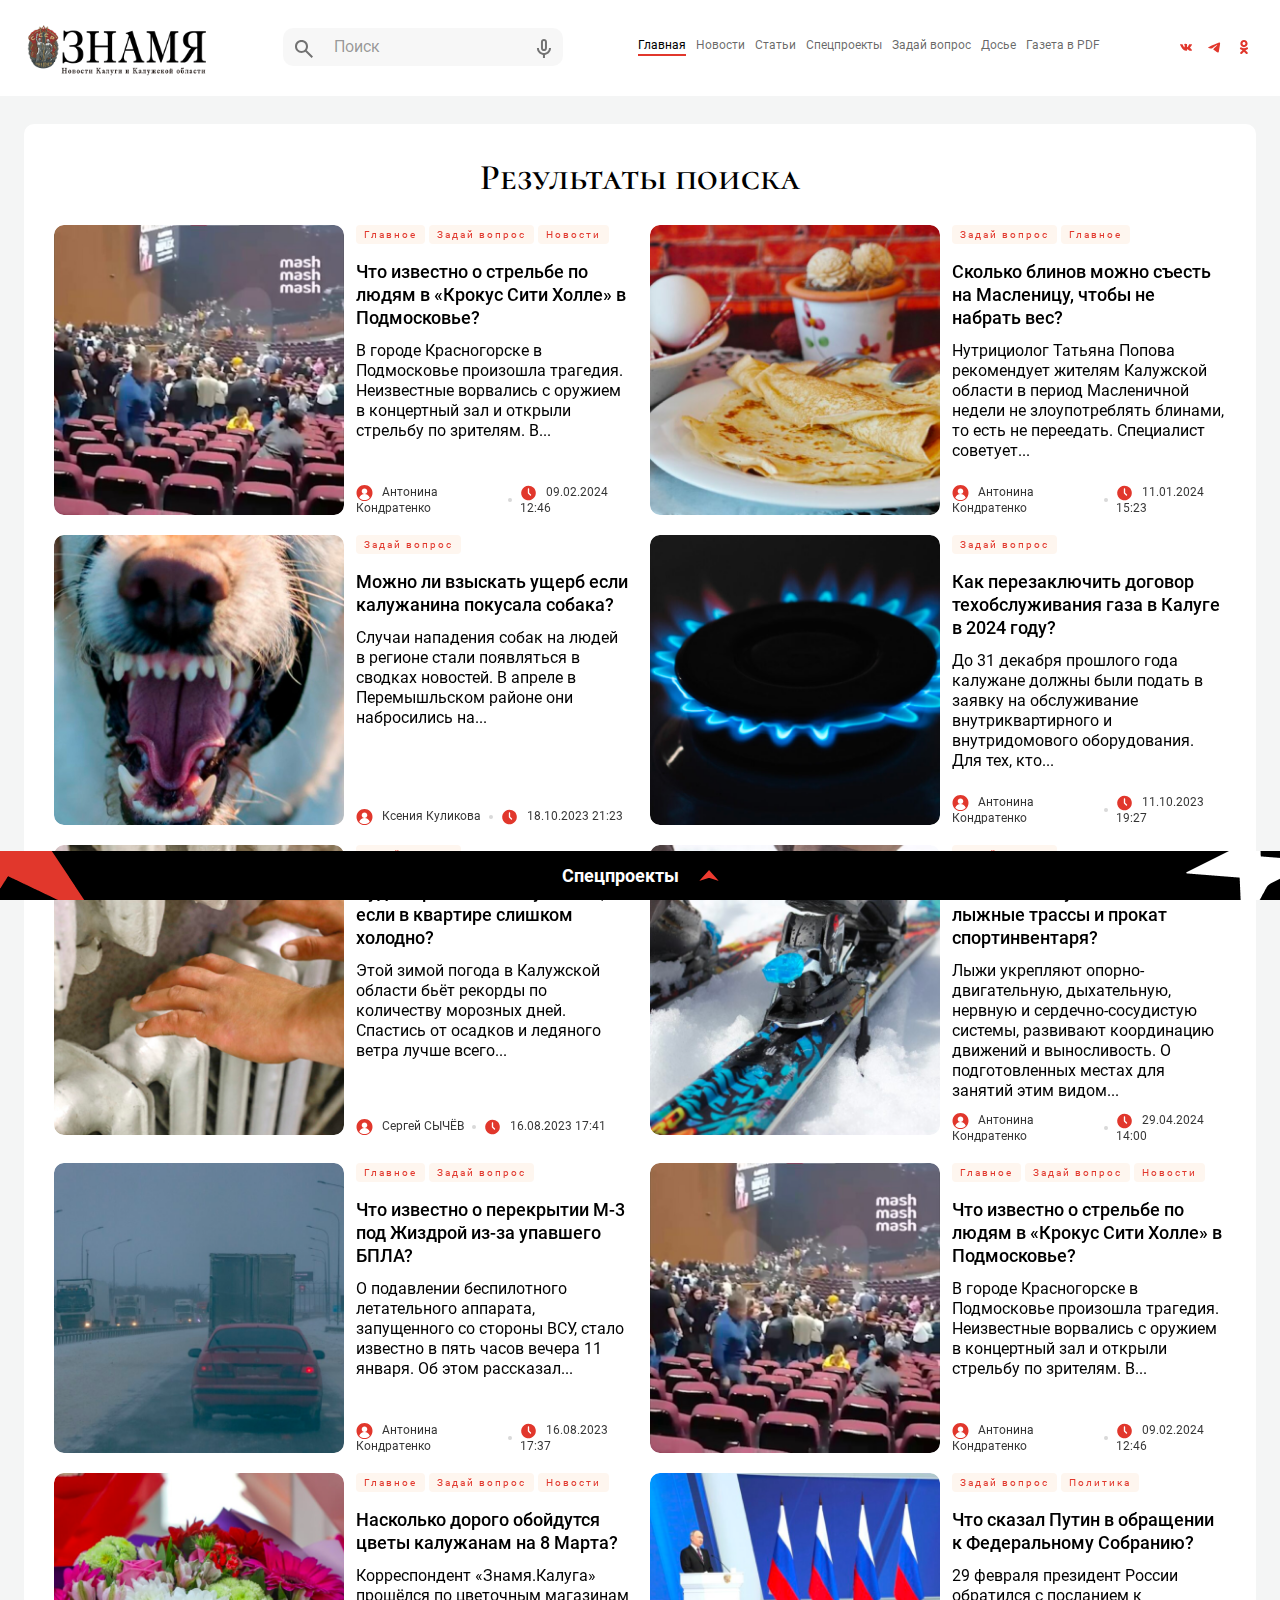
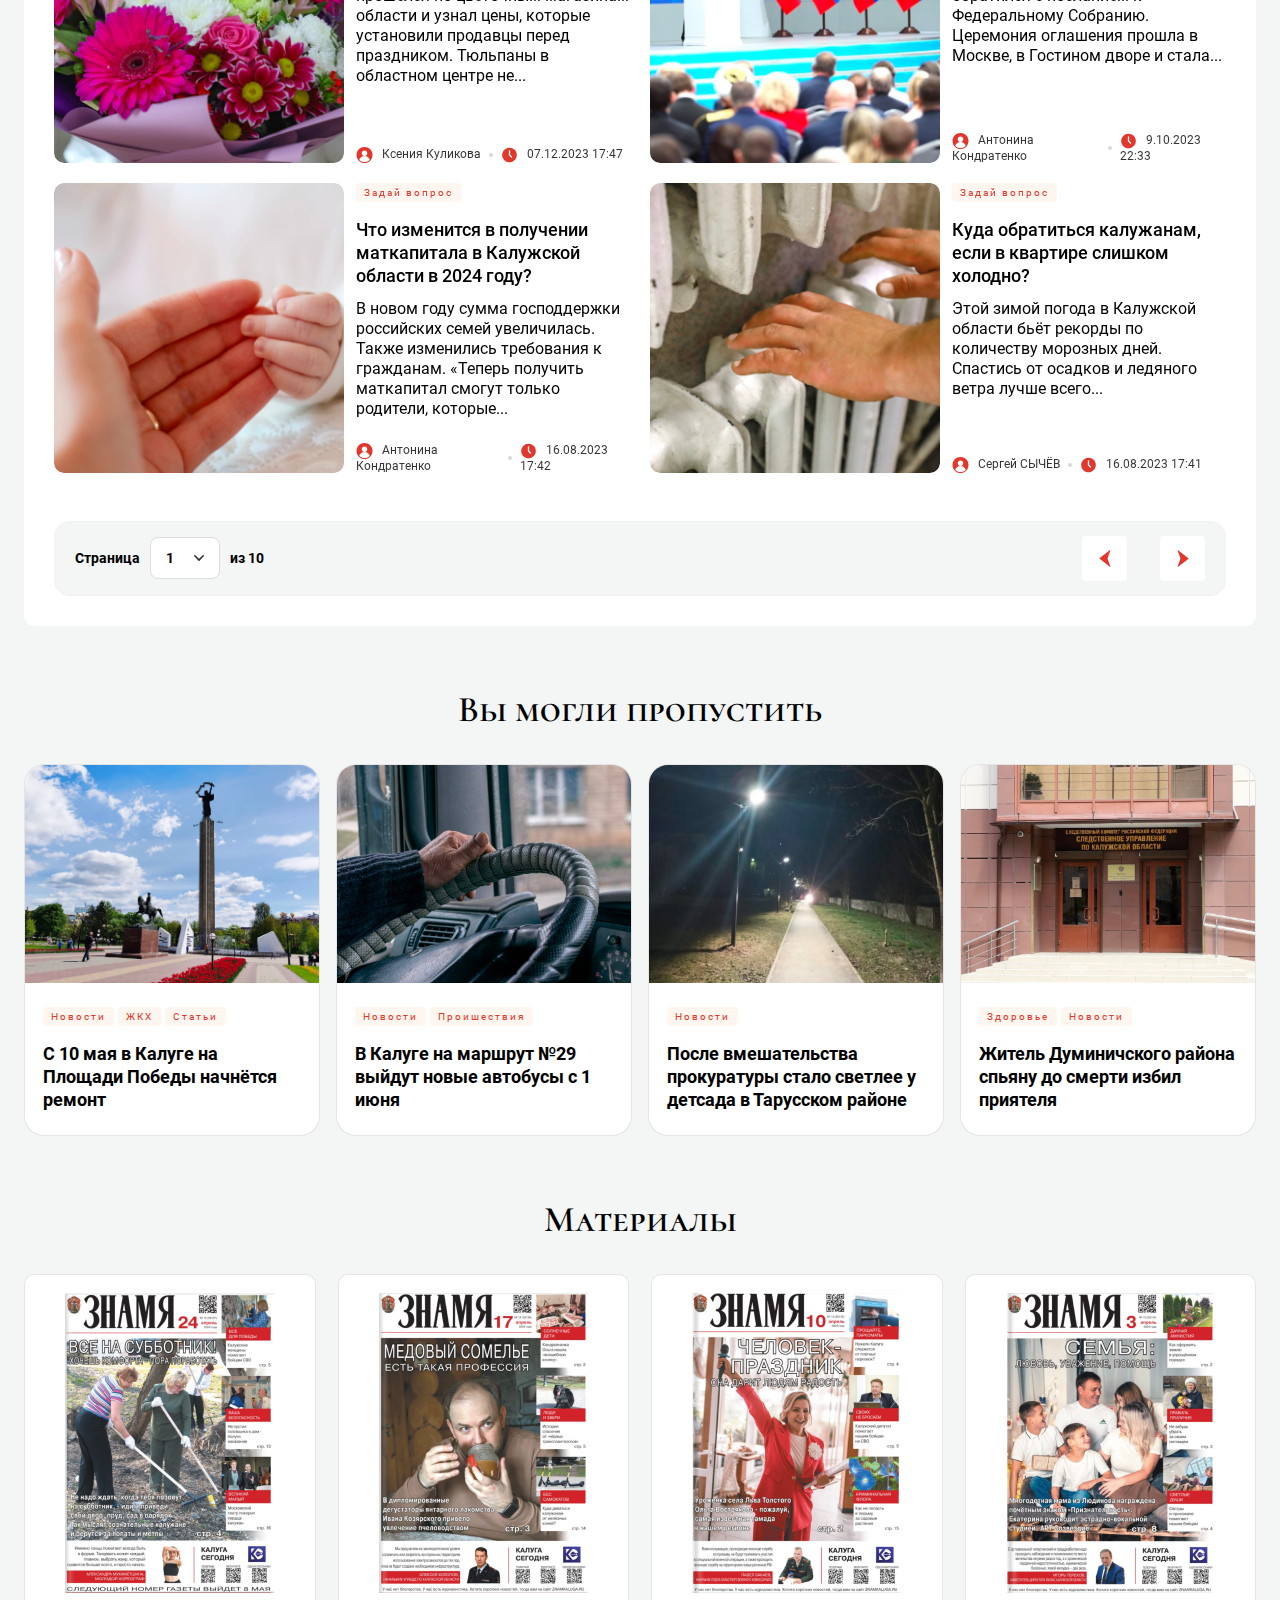
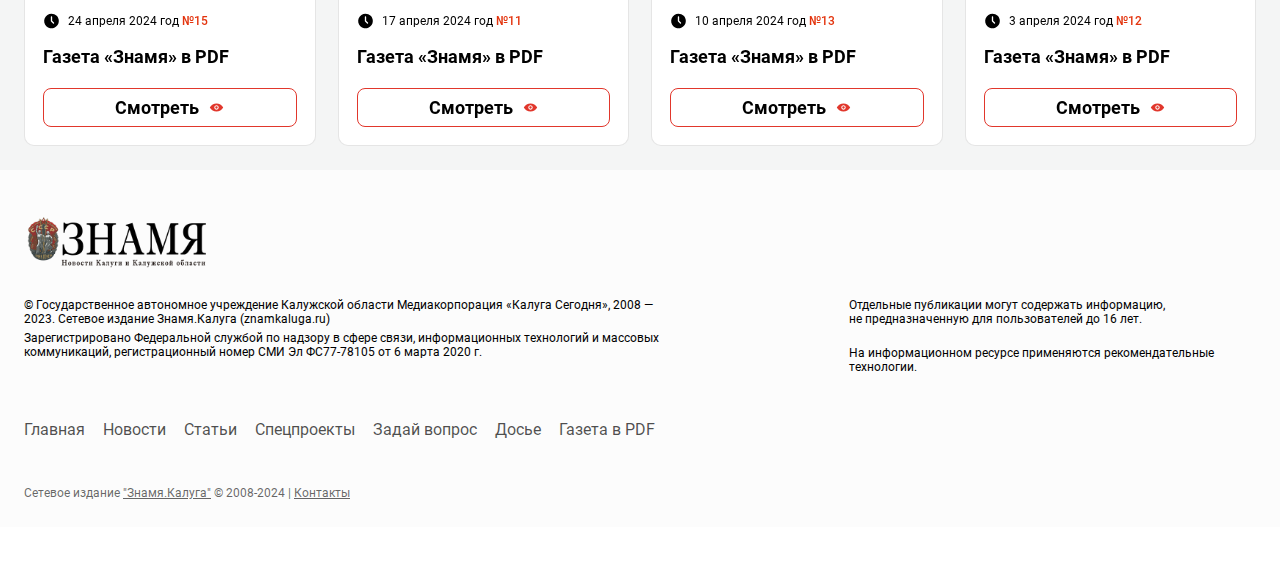
<file: results.html>
<!DOCTYPE html>
<html lang="ru">
<head>
    <meta charset="UTF-8">
    <meta http-equiv="X-UA-Compatible" content="IE=edge">
    <meta name="viewport" content="width=device-width, initial-scale=1.0">
    <title>Результаты поиска</title>
    <link rel="stylesheet" href="assets/css/plugin/bootstrap.css">
    <link rel="stylesheet" href="assets/css/plugin/swiper.css">
    <link rel="stylesheet" href="assets/css/main.css">
</head>
<body>

    <header>
        <div class="container">
            <div class="row">
                <div class="col-12 d-flex justify-content-between align-items-center position-relative">
                    <a href="./index.html" class="header-logo">
                        <img src="assets/img/png/logo.png" alt="" class="">
                    </a>
                    <div class="search">
                        <div class="search-inp">
                            <input type="text" class="search_inp" placeholder="Поиск">
                            <span class="search-btn">
                                <svg width="18" height="19" viewBox="0 0 18 19" fill="none" xmlns="http://www.w3.org/2000/svg">
                                    <path d="M16.6 18.9539L10.3 12.6539C9.8 13.0539 9.225 13.3705 8.575 13.6039C7.925 13.8372 7.23333 13.9539 6.5 13.9539C4.68333 13.9539 3.146 13.3249 1.888 12.0669C0.629333 10.8082 0 9.27052 0 7.45386C0 5.63719 0.629333 4.09952 1.888 2.84086C3.146 1.58286 4.68333 0.953857 6.5 0.953857C8.31667 0.953857 9.85433 1.58286 11.113 2.84086C12.371 4.09952 13 5.63719 13 7.45386C13 8.18719 12.8833 8.87886 12.65 9.52886C12.4167 10.1789 12.1 10.7539 11.7 11.2539L18 17.5539L16.6 18.9539ZM6.5 11.9539C7.75 11.9539 8.81267 11.5165 9.688 10.6419C10.5627 9.76652 11 8.70386 11 7.45386C11 6.20386 10.5627 5.14119 9.688 4.26586C8.81267 3.39119 7.75 2.95386 6.5 2.95386C5.25 2.95386 4.18733 3.39119 3.312 4.26586C2.43733 5.14119 2 6.20386 2 7.45386C2 8.70386 2.43733 9.76652 3.312 10.6419C4.18733 11.5165 5.25 11.9539 6.5 11.9539Z" fill="#727272"/>
                                </svg>
                            </span>
                            <span class="search-voice">
                                <svg width="15" height="21" viewBox="0 0 15 21" fill="none" xmlns="http://www.w3.org/2000/svg">
                                    <path d="M7.95463 13.0076C7.11809 13.0076 6.40704 12.7149 5.82146 12.1293C5.23589 11.5437 4.9431 10.8327 4.9431 9.99612V3.97307C4.9431 3.13654 5.23589 2.42548 5.82146 1.83991C6.40704 1.25433 7.11809 0.961548 7.95463 0.961548C8.79116 0.961548 9.50222 1.25433 10.0878 1.83991C10.6734 2.42548 10.9662 3.13654 10.9662 3.97307V9.99612C10.9662 10.8327 10.6734 11.5437 10.0878 12.1293C9.50222 12.7149 8.79116 13.0076 7.95463 13.0076ZM6.95078 20.0345V16.9477C5.21079 16.7135 3.77195 15.9355 2.63426 14.6138C1.49658 13.2921 0.927734 11.7528 0.927734 9.99612H2.93542C2.93542 11.3848 3.42496 12.5683 4.40404 13.5467C5.38245 14.5258 6.56598 15.0153 7.95463 15.0153C9.34327 15.0153 10.5271 14.5258 11.5062 13.5467C12.4846 12.5683 12.9738 11.3848 12.9738 9.99612H14.9815C14.9815 11.7528 14.4127 13.2921 13.275 14.6138C12.1373 15.9355 10.6985 16.7135 8.95847 16.9477V20.0345H6.95078ZM7.95463 11C8.23905 11 8.47763 10.9036 8.67037 10.7109C8.86243 10.5188 8.95847 10.2805 8.95847 9.99612V3.97307C8.95847 3.68865 8.86243 3.45007 8.67037 3.25733C8.47763 3.06527 8.23905 2.96923 7.95463 2.96923C7.6702 2.96923 7.43196 3.06527 7.23989 3.25733C7.04715 3.45007 6.95078 3.68865 6.95078 3.97307V9.99612C6.95078 10.2805 7.04715 10.5188 7.23989 10.7109C7.43196 10.9036 7.6702 11 7.95463 11Z" fill="#727272"/>
                                </svg>
                            </span>
                        </div>
                        <div class="search-info position-absolute">
                            <p class="search-info__title">Возможно вы ищите:</p>
                            <div class="d-flex flex-wrap">
                               <a href="#" class="search-info__link">Популярное</a>
                               <a href="#" class="search-info__link">Спецпроекты</a>
                            </div>
                        </div>
                    </div>
                    <ul class="header-nav d-none d-lg-flex">
                        <li class="active"><a href="./index.html">Главная</a></li>
                        <li><a href="./news.html">Новости</a></li>
                        <li><a href="./articles.html">Статьи</a></li>
                        <li><a href="./sp-projects.html">Спецпроекты</a></li>
                        <li><a href="./faq.html">Задай вопрос</a></li>
                        <li><a href="#">Досье</a></li>
                        <li><a href="./pdf.html">Газета в PDF</a></li>
                    </ul>
                    <div class="d-flex align-items-center">
                        <div class="header-social d-flex">
                            <a href="#">
                                <svg width="24" height="24" viewBox="0 0 24 24" fill="none" xmlns="http://www.w3.org/2000/svg">
                                    <circle cx="12" cy="12" r="8" fill="#E1372C"/>
                                    <path d="M12 0C9.62663 0 7.30655 0.703788 5.33316 2.02236C3.35977 3.34094 1.8217 5.21509 0.913451 7.4078C0.00519938 9.60051 -0.232441 12.0133 0.230582 14.3411C0.693605 16.6689 1.83649 18.8071 3.51472 20.4853C5.19295 22.1635 7.33115 23.3064 9.65892 23.7694C11.9867 24.2324 14.3995 23.9948 16.5922 23.0866C18.7849 22.1783 20.6591 20.6402 21.9776 18.6668C23.2962 16.6935 24 14.3734 24 12C24 8.8174 22.7357 5.76516 20.4853 3.51472C18.2348 1.26428 15.1826 0 12 0ZM17.5342 15.7453C17.2532 15.7847 15.8874 15.7453 15.8163 15.7453C15.4632 15.7488 15.1229 15.6133 14.869 15.3679C14.58 15.09 14.3195 14.7853 14.0432 14.4947C13.9597 14.4067 13.8694 14.3254 13.7732 14.2516C13.5474 14.0779 13.3247 14.1174 13.219 14.3826C13.1364 14.6702 13.0793 14.9645 13.0484 15.2621C13.0462 15.3243 13.0317 15.3855 13.0058 15.4421C12.9799 15.4987 12.9431 15.5497 12.8975 15.5921C12.8519 15.6344 12.7984 15.6674 12.74 15.6891C12.6817 15.7108 12.6196 15.7207 12.5574 15.7184C12.3711 15.7279 12.1847 15.7311 12 15.7184C11.3279 15.7157 10.666 15.5534 10.069 15.2447C9.42408 14.8844 8.86197 14.3927 8.41895 13.8016C7.7098 12.8658 7.0972 11.8607 6.59053 10.8016C6.56369 10.7495 6.03158 9.61737 6.01895 9.56368C5.98738 9.49004 5.98498 9.40714 6.01225 9.33179C6.03951 9.25645 6.0944 9.19428 6.1658 9.1579C6.26053 9.12158 8.01474 9.1579 8.04316 9.1579C8.17371 9.15605 8.3014 9.19617 8.40742 9.27235C8.51345 9.34853 8.59221 9.45674 8.63211 9.58105C8.95656 10.4101 9.3996 11.1877 9.94737 11.8895C10.0242 11.9829 10.1141 12.0648 10.2142 12.1326C10.24 12.1576 10.272 12.1753 10.3069 12.1838C10.3418 12.1924 10.3784 12.1914 10.4128 12.1811C10.4472 12.1708 10.4783 12.1516 10.5027 12.1253C10.5272 12.099 10.5443 12.0666 10.5521 12.0316C10.6216 11.8028 10.6625 11.5662 10.6737 11.3274C10.6832 10.8537 10.6737 10.5379 10.6468 10.0642C10.6564 9.90279 10.6019 9.74412 10.4952 9.62262C10.3885 9.50113 10.2382 9.42662 10.0768 9.41526C9.9379 9.39158 9.91895 9.27789 10.0153 9.16421C10.2 8.92895 10.4558 8.89105 10.7337 8.87684C11.1537 8.85316 11.5753 8.87684 11.9968 8.87684H12.0884C12.2735 8.87638 12.4582 8.8949 12.6395 8.93211C12.7455 8.95382 12.8417 9.0092 12.9136 9.09001C12.9856 9.17082 13.0296 9.27271 13.039 9.38053C13.0602 9.49984 13.0697 9.62094 13.0674 9.74211C13.0563 10.26 13.0311 10.7763 13.0247 11.2926C13.0209 11.4972 13.0394 11.7016 13.08 11.9021C13.1416 12.1768 13.3295 12.2463 13.5221 12.0474C13.7622 11.7892 13.9823 11.5131 14.1805 11.2216C14.5367 10.6921 14.8303 10.123 15.0553 9.52579C15.1768 9.21947 15.27 9.15158 15.6 9.15158H17.4616C17.5725 9.14988 17.6832 9.16424 17.79 9.19421C17.8276 9.20425 17.8628 9.22191 17.8933 9.2461C17.9239 9.2703 17.9491 9.30051 17.9674 9.33486C17.9858 9.36921 17.9969 9.40696 18.0001 9.44579C18.0032 9.48461 17.9984 9.52366 17.9858 9.56053C17.8773 9.95677 17.6905 10.3272 17.4363 10.65C17.0574 11.1868 16.6595 11.7095 16.2711 12.2384C16.2216 12.3058 16.1767 12.3765 16.1368 12.45C15.9916 12.7137 16.0026 12.8605 16.2126 13.0816C16.5505 13.4305 16.9121 13.7558 17.2374 14.1126C17.4769 14.3735 17.6935 14.6545 17.8847 14.9526C18.1247 15.3284 17.9779 15.6821 17.5342 15.7453Z" fill="white"/>
                                </svg>
                            </a>
                            <a href="#">
                                <svg width="22" height="22" viewBox="0 0 22 22" fill="none" xmlns="http://www.w3.org/2000/svg">
                                    <circle cx="11" cy="11" r="10" fill="#E1372C"/>
                                    <path fill-rule="evenodd" clip-rule="evenodd" d="M11 0C4.92508 0 0 4.92508 0 11C0 17.0749 4.92508 22 11 22C17.0749 22 22 17.0749 22 11C22 4.92508 17.0749 0 11 0ZM16.0987 7.48086C15.9332 9.22024 15.217 13.4411 14.8526 15.3893C14.6983 16.2138 14.3945 16.4901 14.1006 16.5172C13.4621 16.5761 12.977 16.0948 12.3582 15.6892C11.3902 15.0545 10.8432 14.6596 9.90344 14.0405C8.81719 13.3246 9.52145 12.9314 10.1402 12.2886C10.3022 12.1202 13.1166 9.56012 13.1712 9.32809C13.1781 9.29887 13.1845 9.19059 13.1201 9.13344C13.0556 9.07629 12.9607 9.09606 12.8923 9.11152C12.7952 9.13344 11.2484 10.1557 8.25258 12.1782C7.81344 12.4798 7.41598 12.6264 7.05934 12.6191C6.6666 12.6105 5.91121 12.3969 5.34961 12.2143C4.66082 11.9904 4.1134 11.8718 4.16109 11.4916C4.18559 11.2935 4.45844 11.0911 4.97922 10.884C8.18598 9.48664 10.3241 8.56582 11.394 8.12066C14.4491 6.85012 15.0838 6.62922 15.4975 6.62191C16.0158 6.61276 16.1409 7.04056 16.0987 7.48086Z" fill="white"/>
                                </svg>
                            </a>
                            <a href="#">
                                <img src="assets/img/svg/ok.svg" alt="">
                            </a>
                        </div>
    
                        <div class="search-button d-lg-none">
                            <svg width="18" height="19" viewBox="0 0 18 19" fill="none" xmlns="http://www.w3.org/2000/svg">
                                <path d="M16.6 18.9539L10.3 12.6539C9.8 13.0539 9.225 13.3705 8.575 13.6039C7.925 13.8372 7.23333 13.9539 6.5 13.9539C4.68333 13.9539 3.146 13.3249 1.888 12.0669C0.629333 10.8082 0 9.27052 0 7.45386C0 5.63719 0.629333 4.09952 1.888 2.84086C3.146 1.58286 4.68333 0.953857 6.5 0.953857C8.31667 0.953857 9.85433 1.58286 11.113 2.84086C12.371 4.09952 13 5.63719 13 7.45386C13 8.18719 12.8833 8.87886 12.65 9.52886C12.4167 10.1789 12.1 10.7539 11.7 11.2539L18 17.5539L16.6 18.9539ZM6.5 11.9539C7.75 11.9539 8.81267 11.5165 9.688 10.6419C10.5627 9.76652 11 8.70386 11 7.45386C11 6.20386 10.5627 5.14119 9.688 4.26586C8.81267 3.39119 7.75 2.95386 6.5 2.95386C5.25 2.95386 4.18733 3.39119 3.312 4.26586C2.43733 5.14119 2 6.20386 2 7.45386C2 8.70386 2.43733 9.76652 3.312 10.6419C4.18733 11.5165 5.25 11.9539 6.5 11.9539Z" fill="#727272"/>
                            </svg>
                        </div>
    
                        <div class="menu-btn d-lg-none">
                            <img src="assets/img/svg/menu.svg" alt="">
                            <img src="assets/img/svg/close.svg" alt="">
                        </div>
                    </div>

                </div>
            </div>
        </div>
        <div class="menu">
            <div class="container">
                <div class="row">
                    <div class="col-12">
                        <ul class="menu-nav">
                            <li class="active"><a href="./index.html"><span>Главная</span> <img src="assets/img/svg/arrow-mini.svg" alt=""> </a></li>
                            <li><a href="./news.html"><span>Новости</span> <img src="assets/img/svg/arrow-mini.svg" alt=""> </a></li>
                            <li><a href="./articles.html"><span>Статьи</span> <img src="assets/img/svg/arrow-mini.svg" alt=""> </a></li>
                            <li><a href="./sp-projects.html"><span>Спецпроекты</span> <img src="assets/img/svg/arrow-mini.svg" alt=""> </a></li>
                            <li><a href="./faq.html"><span>Задай вопрос</span> <img src="assets/img/svg/arrow-mini.svg" alt=""> </a></li>
                            <li><a href="#"><span>Досье</span> <img src="assets/img/svg/arrow-mini.svg" alt=""> </a></li>
                            <li><a href="./pdf.html"><span>Газета в PDF</span> <img src="assets/img/svg/arrow-mini.svg" alt=""> </a></li>
                        </ul>
                    </div>
                </div>
            </div>
        </div>
    </header>

    <main>
        <div class="searching-posts">
            <div class="container">
                <div class="row">
                    <div class="col-12">
                        <div class="posts-box">
                            <h1 class="title-text text-center">Результаты поиска</h1>

                            <div class="swiper swiper-searching">
                                <div class="swiper-wrapper">
                                    <div class="swiper-slide">
                                        <div class="post d-flex">
                                            <a href="#">
                                                <img src="assets/img/png/r1.png" alt="" class="post-img">
                                            </a>
                                            <div class="d-flex flex-column justify-content-between">
                                                <div class="">
                                                    <div class="d-flex flex-wrap">
                                                        <div class="hashtag">Главное</div>
                                                        <div class="hashtag">Задай вопрос</div>
                                                        <div class="hashtag">Новости</div>
                                                    </div>
                                                    <a href="#" class="post-link">Что известно о стрельбе по людям в «Крокус Сити Холле» в Подмосковье?</a>
                                                    <p class="post-text">В городе Красногорске в Подмосковье произошла трагедия. Неизвестные ворвались с оружием в концертный зал и открыли стрельбу по зрителям. В...</p>
                                                </div>
                                                <div class="d-flex align-items-center position-relative z-2">
                                                    <div class="info">
                                                        <img src="assets/img/svg/login2.svg" alt="">
                                                        <span>Антонина Кондратенко</span>
                                                    </div>
                                                    <div class="circle"></div>
                                                    <div class="info">
                                                        <img src="assets/img/svg/time2.svg" alt="">
                                                        <span>09.02.2024 12:46</span>
                                                    </div>
                                                </div>
                                            </div>
                                        </div>
                                    </div>
                                    <div class="swiper-slide">
                                        <div class="post d-flex">
                                            <a href="#">
                                                <img src="assets/img/png/r2.png" alt="" class="post-img">
                                            </a>
                                            <div class="d-flex flex-column justify-content-between">
                                                <div class="">
                                                    <div class="d-flex flex-wrap">
                                                        <div class="hashtag">Задай вопрос</div>
                                                        <div class="hashtag">Главное</div>
                                                    </div>
                                                    <a href="#" class="post-link">Сколько блинов можно съесть на Масленицу, чтобы не набрать вес?</a>
                                                    <p class="post-text">Нутрициолог Татьяна Попова рекомендует жителям Калужской области в период Масленичной недели не злоупотреблять блинами, то есть не переедать. Специалист советует...</p>
                                                </div>
                                                <div class="d-flex align-items-center position-relative z-2">
                                                    <div class="info">
                                                        <img src="assets/img/svg/login2.svg" alt="">
                                                        <span>Антонина Кондратенко</span>
                                                    </div>
                                                    <div class="circle"></div>
                                                    <div class="info">
                                                        <img src="assets/img/svg/time2.svg" alt="">
                                                        <span>11.01.2024 15:23</span>
                                                    </div>
                                                </div>
                                            </div>
                                        </div>
                                    </div>
                                    <div class="swiper-slide">
                                        <div class="post d-flex">
                                            <a href="#">
                                                <img src="assets/img/png/r3.png" alt="" class="post-img">
                                            </a>
                                            <div class="d-flex flex-column justify-content-between">
                                                <div class="">
                                                    <div class="d-flex flex-wrap">
                                                        <div class="hashtag">Главное</div>
                                                        <div class="hashtag">Задай вопрос</div>
                                                        <div class="hashtag">Новости</div>
                                                    </div>
                                                    <a href="#" class="post-link">Насколько дорого обойдутся цветы калужанам на 8 Марта?</a>
                                                    <p class="post-text">Корреспондент «Знамя.Калуга» прошёлся по цветочным магазинам области и узнал цены, которые установили продавцы перед праздником. Тюльпаны в областном центре не...</p>
                                                </div>
                                                <div class="d-flex align-items-center position-relative z-2">
                                                    <div class="info">
                                                        <img src="assets/img/svg/login2.svg" alt="">
                                                        <span>Ксения Куликова</span>
                                                    </div>
                                                    <div class="circle"></div>
                                                    <div class="info">
                                                        <img src="assets/img/svg/time2.svg" alt="">
                                                        <span>07.12.2023 17:47</span>
                                                    </div>
                                                </div>
                                            </div>
                                        </div>
                                    </div>
                                    <div class="swiper-slide">
                                        <div class="post d-flex">
                                            <a href="#">
                                                <img src="assets/img/png/r4.png" alt="" class="post-img">
                                            </a>
                                            <div class="d-flex flex-column justify-content-between">
                                                <div class="">
                                                    <div class="d-flex flex-wrap">
                                                        <div class="hashtag">Задай вопрос</div>
                                                        <div class="hashtag">Политика</div>
                                                    </div>
                                                    <a href="#" class="post-link">Что сказал Путин в обращении к Федеральному Собранию?</a>
                                                    <p class="post-text">29 февраля президент России обратился с посланием к Федеральному Собранию. Церемония оглашения прошла в Москве, в Гостином дворе и стала...</p>
                                                </div>
                                                <div class="d-flex align-items-center position-relative z-2">
                                                    <div class="info">
                                                        <img src="assets/img/svg/login2.svg" alt="">
                                                        <span>Антонина Кондратенко</span>
                                                    </div>
                                                    <div class="circle"></div>
                                                    <div class="info">
                                                        <img src="assets/img/svg/time2.svg" alt="">
                                                        <span>9.10.2023 22:33</span>
                                                    </div>
                                                </div>
                                            </div>
                                        </div>
                                    </div>
                                    <div class="swiper-slide">
                                        <div class="post d-flex">
                                            <a href="#">
                                                <img src="assets/img/png/r5.png" alt="" class="post-img">
                                            </a>
                                            <div class="d-flex flex-column justify-content-between">
                                                <div class="">
                                                    <div class="d-flex flex-wrap">
                                                        <div class="hashtag">Задай вопрос</div>
                                                    </div>
                                                    <a href="#" class="post-link">Можно ли взыскать ущерб если калужанина покусала собака?</a>
                                                    <p class="post-text">Случаи нападения собак на людей в регионе стали появляться в сводках новостей. В апреле в Перемышльском районе они набросились на...</p>
                                                </div>
                                                <div class="d-flex align-items-center position-relative z-2">
                                                    <div class="info">
                                                        <img src="assets/img/svg/login2.svg" alt="">
                                                        <span>Ксения Куликова</span>
                                                    </div>
                                                    <div class="circle"></div>
                                                    <div class="info">
                                                        <img src="assets/img/svg/time2.svg" alt="">
                                                        <span>18.10.2023 21:23</span>
                                                    </div>
                                                </div>
                                            </div>
                                        </div>
                                    </div>
                                    <div class="swiper-slide">
                                        <div class="post d-flex">
                                            <a href="#">
                                                <img src="assets/img/png/r6.png" alt="" class="post-img">
                                            </a>
                                            <div class="d-flex flex-column justify-content-between">
                                                <div class="">
                                                    <div class="d-flex flex-wrap">
                                                        <div class="hashtag">Задай вопрос</div>
                                                    </div>
                                                    <a href="#" class="post-link">Как перезаключить договор техобслуживания газа в Калуге в 2024 году?</a>
                                                    <p class="post-text">До 31 декабря прошлого года калужане должны были подать в заявку на обслуживание внутриквартирного и внутридомового оборудования. Для тех, кто...</p>
                                                </div>
                                                <div class="d-flex align-items-center position-relative z-2">
                                                    <div class="info">
                                                        <img src="assets/img/svg/login2.svg" alt="">
                                                        <span>Антонина Кондратенко</span>
                                                    </div>
                                                    <div class="circle"></div>
                                                    <div class="info">
                                                        <img src="assets/img/svg/time2.svg" alt="">
                                                        <span>11.10.2023 19:27</span>
                                                    </div>
                                                </div>
                                            </div>
                                        </div>
                                    </div>
                                    <div class="swiper-slide">
                                        <div class="post d-flex">
                                            <a href="#">
                                                <img src="assets/img/png/r7.png" alt="" class="post-img">
                                            </a>
                                            <div class="d-flex flex-column justify-content-between">
                                                <div class="">
                                                    <div class="d-flex flex-wrap">
                                                        <div class="hashtag">Задай вопрос</div>
                                                    </div>
                                                    <a href="#" class="post-link">Какие законы вступили в силу в Калужской области в 2024 году?</a>
                                                    <p class="post-text">С наступлением нового года в регионе начало действовать сразу несколько новых законов. Об обновлённых проектах рассказали в Калужском законодательном собрании....</p>
                                                </div>
                                                <div class="d-flex align-items-center position-relative z-2">
                                                    <div class="info">
                                                        <img src="assets/img/svg/login2.svg" alt="">
                                                        <span>Антонина Кондратенко</span>
                                                    </div>
                                                    <div class="circle"></div>
                                                    <div class="info">
                                                        <img src="assets/img/svg/time2.svg" alt="">
                                                        <span>16.08.2023 17:44</span>
                                                    </div>
                                                </div>
                                            </div>
                                        </div>
                                    </div>
                                    <div class="swiper-slide">
                                        <div class="post d-flex">
                                            <a href="#">
                                                <img src="assets/img/png/r8.png" alt="" class="post-img">
                                            </a>
                                            <div class="d-flex flex-column justify-content-between">
                                                <div class="">
                                                    <div class="d-flex flex-wrap">
                                                        <div class="hashtag">Задай вопрос</div>
                                                    </div>
                                                    <a href="#" class="post-link">Что изменится в получении маткапитала в Калужской области в 2024 году?</a>
                                                    <p class="post-text">В новом году сумма господдержки российских семей увеличилась. Также изменились требования к гражданам. «Теперь получить маткапитал смогут только родители, которые...</p>
                                                </div>
                                                <div class="d-flex align-items-center position-relative z-2">
                                                    <div class="info">
                                                        <img src="assets/img/svg/login2.svg" alt="">
                                                        <span>Антонина Кондратенко</span>
                                                    </div>
                                                    <div class="circle"></div>
                                                    <div class="info">
                                                        <img src="assets/img/svg/time2.svg" alt="">
                                                        <span>16.08.2023 17:42</span>
                                                    </div>
                                                </div>
                                            </div>
                                        </div>
                                    </div>
                                    <div class="swiper-slide">
                                        <div class="post d-flex">
                                            <a href="#">
                                                <img src="assets/img/png/r9.png" alt="" class="post-img">
                                            </a>
                                            <div class="d-flex flex-column justify-content-between">
                                                <div class="">
                                                    <div class="d-flex flex-wrap">
                                                        <div class="hashtag">Задай вопрос</div>
                                                    </div>
                                                    <a href="#" class="post-link">Куда обратиться калужанам, если в квартире слишком холодно?</a>
                                                    <p class="post-text">Этой зимой погода в Калужской области бьёт рекорды по количеству морозных дней. Спастись от осадков и ледяного ветра лучше всего...</p>
                                                </div>
                                                <div class="d-flex align-items-center position-relative z-2">
                                                    <div class="info">
                                                        <img src="assets/img/svg/login2.svg" alt="">
                                                        <span>Сергей СЫЧЁВ</span>
                                                    </div>
                                                    <div class="circle"></div>
                                                    <div class="info">
                                                        <img src="assets/img/svg/time2.svg" alt="">
                                                        <span>16.08.2023 17:41</span>
                                                    </div>
                                                </div>
                                            </div>
                                        </div>
                                    </div>
                                    <div class="swiper-slide">
                                        <div class="post d-flex">
                                            <a href="#">
                                                <img src="assets/img/png/r10.png" alt="" class="post-img">
                                            </a>
                                            <div class="d-flex flex-column justify-content-between">
                                                <div class="">
                                                    <div class="d-flex flex-wrap">
                                                        <div class="hashtag">Задай вопрос</div>
                                                    </div>
                                                    <a href="#" class="post-link">Есть ли в Калуге готовые лыжные трассы и прокат спортинвентаря?</a>
                                                    <p class="post-text">Лыжи укрепляют опорно-двигательную, дыхательную, нервную и сердечно-сосудистую системы, развивают координацию движений и выносливость. О подготовленных местах для занятий этим видом...</p>
                                                </div>
                                                <div class="d-flex align-items-center position-relative z-2">
                                                    <div class="info">
                                                        <img src="assets/img/svg/login2.svg" alt="">
                                                        <span>Антонина Кондратенко</span>
                                                    </div>
                                                    <div class="circle"></div>
                                                    <div class="info">
                                                        <img src="assets/img/svg/time2.svg" alt="">
                                                        <span>29.04.2024 14:00</span>
                                                    </div>
                                                </div>
                                            </div>
                                        </div>
                                    </div>
                                    <div class="swiper-slide">
                                        <div class="post d-flex">
                                            <a href="#">
                                                <img src="assets/img/png/r11.png" alt="" class="post-img">
                                            </a>
                                            <div class="d-flex flex-column justify-content-between">
                                                <div class="">
                                                    <div class="d-flex flex-wrap">
                                                        <div class="hashtag">Задай вопрос</div>
                                                    </div>
                                                    <a href="#" class="post-link">Как подготовиться к купанию в ледяной воде на Крещение?</a>
                                                    <p class="post-text">На Руси издревле считалось, что купание на Крещение способствует исцелению от различных недугов. Только не стоит забывать, что это серьёзное...</p>
                                                </div>
                                                <div class="d-flex align-items-center position-relative z-2">
                                                    <div class="info">
                                                        <img src="assets/img/svg/login2.svg" alt="">
                                                        <span>Антонина Кондратенко</span>
                                                    </div>
                                                    <div class="circle"></div>
                                                    <div class="info">
                                                        <img src="assets/img/svg/time2.svg" alt="">
                                                        <span>09.02.2024 12:46</span>
                                                    </div>
                                                </div>
                                            </div>
                                        </div>
                                    </div>
                                    <div class="swiper-slide">
                                        <div class="post d-flex">
                                            <a href="#">
                                                <img src="assets/img/png/r12.png" alt="" class="post-img">
                                            </a>
                                            <div class="d-flex flex-column justify-content-between">
                                                <div class="">
                                                    <div class="d-flex flex-wrap">
                                                        <div class="hashtag">Главное</div>
                                                        <div class="hashtag">Задай вопрос</div>
                                                    </div>
                                                    <a href="#" class="post-link">Что известно о перекрытии М-3 под Жиздрой из-за упавшего БПЛА?</a>
                                                    <p class="post-text">О подавлении беспилотного летательного аппарата, запущенного со стороны ВСУ, стало известно в пять часов вечера 11 января. Об этом рассказал...</p>
                                                </div>
                                                <div class="d-flex align-items-center position-relative z-2">
                                                    <div class="info">
                                                        <img src="assets/img/svg/login2.svg" alt="">
                                                        <span>Антонина Кондратенко</span>
                                                    </div>
                                                    <div class="circle"></div>
                                                    <div class="info">
                                                        <img src="assets/img/svg/time2.svg" alt="">
                                                        <span>16.08.2023 17:37</span>
                                                    </div>
                                                </div>
                                            </div>
                                        </div>
                                    </div>
                                    <div class="swiper-slide">
                                        <div class="post d-flex">
                                            <a href="#">
                                                <img src="assets/img/png/r12.png" alt="" class="post-img">
                                            </a>
                                            <div class="d-flex flex-column justify-content-between">
                                                <div class="">
                                                    <div class="d-flex flex-wrap">
                                                        <div class="hashtag">Главное</div>
                                                        <div class="hashtag">Задай вопрос</div>
                                                    </div>
                                                    <a href="#" class="post-link">Что известно о перекрытии М-3 под Жиздрой из-за упавшего БПЛА?</a>
                                                    <p class="post-text">О подавлении беспилотного летательного аппарата, запущенного со стороны ВСУ, стало известно в пять часов вечера 11 января. Об этом рассказал...</p>
                                                </div>
                                                <div class="d-flex align-items-center position-relative z-2">
                                                    <div class="info">
                                                        <img src="assets/img/svg/login2.svg" alt="">
                                                        <span>Антонина Кондратенко</span>
                                                    </div>
                                                    <div class="circle"></div>
                                                    <div class="info">
                                                        <img src="assets/img/svg/time2.svg" alt="">
                                                        <span>16.08.2023 17:37</span>
                                                    </div>
                                                </div>
                                            </div>
                                        </div>
                                    </div>
                                    <div class="swiper-slide">
                                        <div class="post d-flex">
                                            <a href="#">
                                                <img src="assets/img/png/r1.png" alt="" class="post-img">
                                            </a>
                                            <div class="d-flex flex-column justify-content-between">
                                                <div class="">
                                                    <div class="d-flex flex-wrap">
                                                        <div class="hashtag">Главное</div>
                                                        <div class="hashtag">Задай вопрос</div>
                                                        <div class="hashtag">Новости</div>
                                                    </div>
                                                    <a href="#" class="post-link">Что известно о стрельбе по людям в «Крокус Сити Холле» в Подмосковье?</a>
                                                    <p class="post-text">В городе Красногорске в Подмосковье произошла трагедия. Неизвестные ворвались с оружием в концертный зал и открыли стрельбу по зрителям. В...</p>
                                                </div>
                                                <div class="d-flex align-items-center position-relative z-2">
                                                    <div class="info">
                                                        <img src="assets/img/svg/login2.svg" alt="">
                                                        <span>Антонина Кондратенко</span>
                                                    </div>
                                                    <div class="circle"></div>
                                                    <div class="info">
                                                        <img src="assets/img/svg/time2.svg" alt="">
                                                        <span>09.02.2024 12:46</span>
                                                    </div>
                                                </div>
                                            </div>
                                        </div>
                                    </div>
                                    <div class="swiper-slide">
                                        <div class="post d-flex">
                                            <a href="#">
                                                <img src="assets/img/png/r2.png" alt="" class="post-img">
                                            </a>
                                            <div class="d-flex flex-column justify-content-between">
                                                <div class="">
                                                    <div class="d-flex flex-wrap">
                                                        <div class="hashtag">Задай вопрос</div>
                                                        <div class="hashtag">Главное</div>
                                                    </div>
                                                    <a href="#" class="post-link">Сколько блинов можно съесть на Масленицу, чтобы не набрать вес?</a>
                                                    <p class="post-text">Нутрициолог Татьяна Попова рекомендует жителям Калужской области в период Масленичной недели не злоупотреблять блинами, то есть не переедать. Специалист советует...</p>
                                                </div>
                                                <div class="d-flex align-items-center position-relative z-2">
                                                    <div class="info">
                                                        <img src="assets/img/svg/login2.svg" alt="">
                                                        <span>Антонина Кондратенко</span>
                                                    </div>
                                                    <div class="circle"></div>
                                                    <div class="info">
                                                        <img src="assets/img/svg/time2.svg" alt="">
                                                        <span>11.01.2024 15:23</span>
                                                    </div>
                                                </div>
                                            </div>
                                        </div>
                                    </div>
                                    <div class="swiper-slide">
                                        <div class="post d-flex">
                                            <a href="#">
                                                <img src="assets/img/png/r6.png" alt="" class="post-img">
                                            </a>
                                            <div class="d-flex flex-column justify-content-between">
                                                <div class="">
                                                    <div class="d-flex flex-wrap">
                                                        <div class="hashtag">Задай вопрос</div>
                                                    </div>
                                                    <a href="#" class="post-link">Как перезаключить договор техобслуживания газа в Калуге в 2024 году?</a>
                                                    <p class="post-text">До 31 декабря прошлого года калужане должны были подать в заявку на обслуживание внутриквартирного и внутридомового оборудования. Для тех, кто...</p>
                                                </div>
                                                <div class="d-flex align-items-center position-relative z-2">
                                                    <div class="info">
                                                        <img src="assets/img/svg/login2.svg" alt="">
                                                        <span>Антонина Кондратенко</span>
                                                    </div>
                                                    <div class="circle"></div>
                                                    <div class="info">
                                                        <img src="assets/img/svg/time2.svg" alt="">
                                                        <span>11.10.2023 19:27</span>
                                                    </div>
                                                </div>
                                            </div>
                                        </div>
                                    </div>
                                    <div class="swiper-slide">
                                        <div class="post d-flex">
                                            <a href="#">
                                                <img src="assets/img/png/r3.png" alt="" class="post-img">
                                            </a>
                                            <div class="d-flex flex-column justify-content-between">
                                                <div class="">
                                                    <div class="d-flex flex-wrap">
                                                        <div class="hashtag">Главное</div>
                                                        <div class="hashtag">Задай вопрос</div>
                                                        <div class="hashtag">Новости</div>
                                                    </div>
                                                    <a href="#" class="post-link">Насколько дорого обойдутся цветы калужанам на 8 Марта?</a>
                                                    <p class="post-text">Корреспондент «Знамя.Калуга» прошёлся по цветочным магазинам области и узнал цены, которые установили продавцы перед праздником. Тюльпаны в областном центре не...</p>
                                                </div>
                                                <div class="d-flex align-items-center position-relative z-2">
                                                    <div class="info">
                                                        <img src="assets/img/svg/login2.svg" alt="">
                                                        <span>Ксения Куликова</span>
                                                    </div>
                                                    <div class="circle"></div>
                                                    <div class="info">
                                                        <img src="assets/img/svg/time2.svg" alt="">
                                                        <span>07.12.2023 17:47</span>
                                                    </div>
                                                </div>
                                            </div>
                                        </div>
                                    </div>
                                    <div class="swiper-slide">
                                        <div class="post d-flex">
                                            <a href="#">
                                                <img src="assets/img/png/r4.png" alt="" class="post-img">
                                            </a>
                                            <div class="d-flex flex-column justify-content-between">
                                                <div class="">
                                                    <div class="d-flex flex-wrap">
                                                        <div class="hashtag">Задай вопрос</div>
                                                        <div class="hashtag">Политика</div>
                                                    </div>
                                                    <a href="#" class="post-link">Что сказал Путин в обращении к Федеральному Собранию?</a>
                                                    <p class="post-text">29 февраля президент России обратился с посланием к Федеральному Собранию. Церемония оглашения прошла в Москве, в Гостином дворе и стала...</p>
                                                </div>
                                                <div class="d-flex align-items-center position-relative z-2">
                                                    <div class="info">
                                                        <img src="assets/img/svg/login2.svg" alt="">
                                                        <span>Антонина Кондратенко</span>
                                                    </div>
                                                    <div class="circle"></div>
                                                    <div class="info">
                                                        <img src="assets/img/svg/time2.svg" alt="">
                                                        <span>9.10.2023 22:33</span>
                                                    </div>
                                                </div>
                                            </div>
                                        </div>
                                    </div>
                                    <div class="swiper-slide">
                                        <div class="post d-flex">
                                            <a href="#">
                                                <img src="assets/img/png/r5.png" alt="" class="post-img">
                                            </a>
                                            <div class="d-flex flex-column justify-content-between">
                                                <div class="">
                                                    <div class="d-flex flex-wrap">
                                                        <div class="hashtag">Задай вопрос</div>
                                                    </div>
                                                    <a href="#" class="post-link">Можно ли взыскать ущерб если калужанина покусала собака?</a>
                                                    <p class="post-text">Случаи нападения собак на людей в регионе стали появляться в сводках новостей. В апреле в Перемышльском районе они набросились на...</p>
                                                </div>
                                                <div class="d-flex align-items-center position-relative z-2">
                                                    <div class="info">
                                                        <img src="assets/img/svg/login2.svg" alt="">
                                                        <span>Ксения Куликова</span>
                                                    </div>
                                                    <div class="circle"></div>
                                                    <div class="info">
                                                        <img src="assets/img/svg/time2.svg" alt="">
                                                        <span>18.10.2023 21:23</span>
                                                    </div>
                                                </div>
                                            </div>
                                        </div>
                                    </div>
                                    <div class="swiper-slide">
                                        <div class="post d-flex">
                                            <a href="#">
                                                <img src="assets/img/png/r7.png" alt="" class="post-img">
                                            </a>
                                            <div class="d-flex flex-column justify-content-between">
                                                <div class="">
                                                    <div class="d-flex flex-wrap">
                                                        <div class="hashtag">Задай вопрос</div>
                                                    </div>
                                                    <a href="#" class="post-link">Какие законы вступили в силу в Калужской области в 2024 году?</a>
                                                    <p class="post-text">С наступлением нового года в регионе начало действовать сразу несколько новых законов. Об обновлённых проектах рассказали в Калужском законодательном собрании....</p>
                                                </div>
                                                <div class="d-flex align-items-center position-relative z-2">
                                                    <div class="info">
                                                        <img src="assets/img/svg/login2.svg" alt="">
                                                        <span>Антонина Кондратенко</span>
                                                    </div>
                                                    <div class="circle"></div>
                                                    <div class="info">
                                                        <img src="assets/img/svg/time2.svg" alt="">
                                                        <span>16.08.2023 17:44</span>
                                                    </div>
                                                </div>
                                            </div>
                                        </div>
                                    </div>
                                    <div class="swiper-slide">
                                        <div class="post d-flex">
                                            <a href="#">
                                                <img src="assets/img/png/r8.png" alt="" class="post-img">
                                            </a>
                                            <div class="d-flex flex-column justify-content-between">
                                                <div class="">
                                                    <div class="d-flex flex-wrap">
                                                        <div class="hashtag">Задай вопрос</div>
                                                    </div>
                                                    <a href="#" class="post-link">Что изменится в получении маткапитала в Калужской области в 2024 году?</a>
                                                    <p class="post-text">В новом году сумма господдержки российских семей увеличилась. Также изменились требования к гражданам. «Теперь получить маткапитал смогут только родители, которые...</p>
                                                </div>
                                                <div class="d-flex align-items-center position-relative z-2">
                                                    <div class="info">
                                                        <img src="assets/img/svg/login2.svg" alt="">
                                                        <span>Антонина Кондратенко</span>
                                                    </div>
                                                    <div class="circle"></div>
                                                    <div class="info">
                                                        <img src="assets/img/svg/time2.svg" alt="">
                                                        <span>16.08.2023 17:42</span>
                                                    </div>
                                                </div>
                                            </div>
                                        </div>
                                    </div>
                                    <div class="swiper-slide">
                                        <div class="post d-flex">
                                            <a href="#">
                                                <img src="assets/img/png/r9.png" alt="" class="post-img">
                                            </a>
                                            <div class="d-flex flex-column justify-content-between">
                                                <div class="">
                                                    <div class="d-flex flex-wrap">
                                                        <div class="hashtag">Задай вопрос</div>
                                                    </div>
                                                    <a href="#" class="post-link">Куда обратиться калужанам, если в квартире слишком холодно?</a>
                                                    <p class="post-text">Этой зимой погода в Калужской области бьёт рекорды по количеству морозных дней. Спастись от осадков и ледяного ветра лучше всего...</p>
                                                </div>
                                                <div class="d-flex align-items-center position-relative z-2">
                                                    <div class="info">
                                                        <img src="assets/img/svg/login2.svg" alt="">
                                                        <span>Сергей СЫЧЁВ</span>
                                                    </div>
                                                    <div class="circle"></div>
                                                    <div class="info">
                                                        <img src="assets/img/svg/time2.svg" alt="">
                                                        <span>16.08.2023 17:41</span>
                                                    </div>
                                                </div>
                                            </div>
                                        </div>
                                    </div>
                                    <div class="swiper-slide">
                                        <div class="post d-flex">
                                            <a href="#">
                                                <img src="assets/img/png/r10.png" alt="" class="post-img">
                                            </a>
                                            <div class="d-flex flex-column justify-content-between">
                                                <div class="">
                                                    <div class="d-flex flex-wrap">
                                                        <div class="hashtag">Задай вопрос</div>
                                                    </div>
                                                    <a href="#" class="post-link">Есть ли в Калуге готовые лыжные трассы и прокат спортинвентаря?</a>
                                                    <p class="post-text">Лыжи укрепляют опорно-двигательную, дыхательную, нервную и сердечно-сосудистую системы, развивают координацию движений и выносливость. О подготовленных местах для занятий этим видом...</p>
                                                </div>
                                                <div class="d-flex align-items-center position-relative z-2">
                                                    <div class="info">
                                                        <img src="assets/img/svg/login2.svg" alt="">
                                                        <span>Антонина Кондратенко</span>
                                                    </div>
                                                    <div class="circle"></div>
                                                    <div class="info">
                                                        <img src="assets/img/svg/time2.svg" alt="">
                                                        <span>29.04.2024 14:00</span>
                                                    </div>
                                                </div>
                                            </div>
                                        </div>
                                    </div>
                                    <div class="swiper-slide">
                                        <div class="post d-flex">
                                            <a href="#">
                                                <img src="assets/img/png/r11.png" alt="" class="post-img">
                                            </a>
                                            <div class="d-flex flex-column justify-content-between">
                                                <div class="">
                                                    <div class="d-flex flex-wrap">
                                                        <div class="hashtag">Задай вопрос</div>
                                                    </div>
                                                    <a href="#" class="post-link">Как подготовиться к купанию в ледяной воде на Крещение?</a>
                                                    <p class="post-text">На Руси издревле считалось, что купание на Крещение способствует исцелению от различных недугов. Только не стоит забывать, что это серьёзное...</p>
                                                </div>
                                                <div class="d-flex align-items-center position-relative z-2">
                                                    <div class="info">
                                                        <img src="assets/img/svg/login2.svg" alt="">
                                                        <span>Антонина Кондратенко</span>
                                                    </div>
                                                    <div class="circle"></div>
                                                    <div class="info">
                                                        <img src="assets/img/svg/time2.svg" alt="">
                                                        <span>09.02.2024 12:46</span>
                                                    </div>
                                                </div>
                                            </div>
                                        </div>
                                    </div>
                                </div>
                            </div>

                            <div class="controls d-flex align-items-center justify-content-between">
                                <div class="pagination-box d-flex align-items-center">
                                    <span class="d-none d-sm-block">Страница</span>
                                    <div class="pagination">
                                        <div class="pagination-head d-flex align-items-center justify-content-between">
                                            <span class="bullet-active">1</span>
                                            <svg width="10" height="6" viewBox="0 0 10 6" fill="none" xmlns="http://www.w3.org/2000/svg">
                                                <path d="M8.71655 0.232035C8.85799 0.0833867 9.04899 0 9.24803 0C9.44708 0 9.63807 0.0833867 9.77951 0.232035C9.84935 0.305029 9.9048 0.392037 9.94265 0.487995C9.98051 0.583952 10 0.686942 10 0.790971C10 0.895001 9.98051 0.99799 9.94265 1.09395C9.9048 1.18991 9.84935 1.27691 9.77951 1.34991L5.53202 5.76833C5.39026 5.91677 5.19913 6 5 6C4.80087 6 4.60974 5.91677 4.46798 5.76833L0.220486 1.34991C0.150654 1.27691 0.0951987 1.18991 0.057346 1.09395C0.0194934 0.99799 0 0.895001 0 0.790971C0 0.686942 0.0194934 0.583952 0.057346 0.487995C0.0951987 0.392037 0.150654 0.305029 0.220486 0.232035C0.361925 0.0833867 0.552923 0 0.751966 0C0.951008 0 1.14201 0.0833867 1.28345 0.232035L5.00163 3.8556L8.71655 0.232035Z" fill="#333333"/>
                                            </svg>
                                        </div>
                                        <div class="pagination-body">
                                            <ul class="bullets">
                                                <li class="bullet">1</li>
                                                <li class="bullet">2</li>
                                                <li class="bullet">3</li>
                                                <li class="bullet">4</li>
                                                <li class="bullet">5</li>
                                                <li class="bullet">6</li>
                                                <li class="bullet">7</li>
                                                <li class="bullet">8</li>
                                                <li class="bullet">9</li>
                                                <li class="bullet">10</li>
                                            </ul>
                                        </div>
                                    </div>
                                    <span>из <span class="all-bullet">10</span></span>
                                </div>

                                <div class="swiper-btn d-flex">
                                    <div class="prev swiper-searching-prev">
                                        <svg width="12" height="17" viewBox="0 0 12 17" fill="none" xmlns="http://www.w3.org/2000/svg">
                                            <path d="M0.698854 8.80131L11.1863 16.8918C11.4472 17.0893 11.566 17.0089 11.4517 16.7122L8.66766 8.98097C8.55339 8.68423 8.55446 8.20335 8.67005 7.90703L11.4493 0.288454C11.5649 -0.007834 11.4461 -0.089175 11.1839 0.106804L0.701247 8.08862C0.439061 8.28457 0.43799 8.60369 0.698854 8.80131Z" fill="#E1372C"/>
                                        </svg>
                                    </div>
                                    <div class="next swiper-searching-next">
                                        <svg width="12" height="17" viewBox="0 0 12 17" fill="none" xmlns="http://www.w3.org/2000/svg">
                                            <path d="M11.3011 8.19869L0.813666 0.108235C0.552833 -0.0893507 0.433969 -0.00892927 0.548299 0.287805L3.33234 8.01903C3.44661 8.31577 3.44554 8.79665 3.32995 9.09296L0.550691 16.7115C0.435101 17.0078 0.55387 17.0892 0.816088 16.8932L11.2988 8.91138C11.5609 8.71543 11.562 8.39631 11.3011 8.19869Z" fill="#E1372C"/>
                                        </svg>
                                    </div>
                                </div>
                            </div>
                        </div>
                    </div>
                </div>
            </div>
        </div>
        

        <div class="block2 m-0 bg-transparent">
            <div class="container position-relative z-2">
                <div class="row">
                    <div class="col-12">
                        <h2 class="title-text text-center">Вы могли пропустить</h2>
                    </div>
                </div>
                <div class="row">
                    <div class="col-12 d-flex justify-content-between flex-wrap">
                        <div class="block2-item">
                            <img src="assets/img/png/p1.png" alt="" class="item-img">
                            <div class="item-info">
                                <div class="d-flex flex-wrap">
                                    <div class="hashtag">Новости</div>
                                    <div class="hashtag">ЖКХ</div>
                                    <div class="hashtag">Статьи</div>
                                </div>
                                <a href="#" class="item-link">С 10 мая в Калуге на Площади Победы начнётся ремонт</a>
                            </div>
                        </div>
                        <div class="block2-item">
                            <img src="assets/img/png/p2.png" alt="" class="item-img">
                            <div class="item-info">
                                <div class="d-flex flex-wrap">
                                    <div class="hashtag">Новости</div>
                                    <div class="hashtag">Проишествия</div>
                                </div>
                                <a href="#" class="item-link">В Калуге на маршрут №29 выйдут новые автобусы с 1 июня</a>
                            </div>
                        </div>
                        <div class="block2-item">
                            <img src="assets/img/png/p3.png" alt="" class="item-img">
                            <div class="item-info">
                                <div class="d-flex flex-wrap">
                                    <div class="hashtag">Новости</div>
                                </div>
                                <a href="#" class="item-link">После вмешательства прокуратуры стало светлее у детсада в Тарусском районе</a>
                            </div>
                        </div>
                        <div class="block2-item">
                            <img src="assets/img/png/p4.png" alt="" class="item-img">
                            <div class="item-info">
                                <div class="d-flex flex-wrap">
                                    <div class="hashtag">Здоровье</div>
                                    <div class="hashtag">Новости</div>
                                </div>
                                <a href="#" class="item-link">Житель Думиничского района спьяну до смерти избил приятеля</a>
                            </div>
                        </div>
                    </div>
                </div>
            </div>
        </div>

        <div class="block5 m-0 pb-4">
            <div class="container">
                <div class="row g-0">
                    <div class="col-12">
                        <h2 class="title-text text-center">Материалы</h2>
                    </div>
                </div>
                <div class="row g-0">
                    <div class="col-12">
                        <div class="swiper swiper-block5">
                            <div class="swiper-wrapper">
                                <div class="swiper-slide">
                                    <div class="block5-item">
                                        <div class="d-flex justify-content-center">
                                            <img src="assets/img/png/pdf1.png" alt="" class="item-img">
                                        </div>
                                        <div class="item-info">
                                            <div class="published d-flex align-items-center">
                                                <img src="assets/img/svg/time-black.svg" alt="" class="time">
                                                <p>
                                                    <span>24 апреля 2024 год</span>
                                                    <span class="number">№15</span>
                                                </p>
                                            </div>
                                        </div>
                                        <p class="item-name">Газета «Знамя» в PDF </p>
                                        <a href="#" class="item-link d-flex align-items-center justify-content-center">
                                            <span>Смотреть</span>
                                            <svg width="15" height="9" viewBox="0 0 15 9" fill="none" xmlns="http://www.w3.org/2000/svg">
                                                <path d="M7.4998 5.70005C8.16255 5.70005 8.6998 5.16279 8.6998 4.50005C8.6998 3.83731 8.16255 3.30005 7.4998 3.30005C6.83706 3.30005 6.2998 3.83731 6.2998 4.50005C6.2998 5.16279 6.83706 5.70005 7.4998 5.70005Z" fill="#E1372C"/>
                                                <path d="M14.05 4.25C13.4 3.1 12.45 2.2 11.35 1.5C10.15 0.85 8.85 0.5 7.5 0.5C6.15 0.5 4.85 0.85 3.65 1.55C2.55 2.2 1.6 3.15 0.95 4.3C0.85 4.45 0.85 4.65 0.95 4.8C1.6 5.95 2.55 6.85 3.65 7.55C4.8 8.25 6.15 8.6 7.5 8.6C8.85 8.6 10.15 8.25 11.35 7.55C12.45 6.9 13.4 5.95 14.05 4.8C14.1 4.6 14.1 4.4 14.05 4.25ZM7.5 6.7C6.3 6.7 5.3 5.7 5.3 4.5C5.3 3.3 6.3 2.3 7.5 2.3C8.7 2.3 9.7 3.3 9.7 4.5C9.7 5.7 8.7 6.7 7.5 6.7Z" fill="#E1372C"/>
                                            </svg>
                                        </a>
                                    </div>
                                </div>
                                <div class="swiper-slide">
                                    <div class="block5-item">
                                        <div class="d-flex justify-content-center">
                                            <img src="assets/img/png/pdf2.png" alt="" class="item-img">
                                        </div>
                                        <div class="item-info">
                                            <div class="published d-flex align-items-center">
                                                <img src="assets/img/svg/time-black.svg" alt="" class="time">
                                                <p>
                                                    <span>17 апреля 2024 год</span>
                                                    <span class="number">№11</span>
                                                </p>
                                            </div>
                                        </div>
                                        <p class="item-name">Газета «Знамя» в PDF </p>
                                        <a href="#" class="item-link d-flex align-items-center justify-content-center">
                                            <span>Смотреть</span>
                                            <svg width="15" height="9" viewBox="0 0 15 9" fill="none" xmlns="http://www.w3.org/2000/svg">
                                                <path d="M7.4998 5.70005C8.16255 5.70005 8.6998 5.16279 8.6998 4.50005C8.6998 3.83731 8.16255 3.30005 7.4998 3.30005C6.83706 3.30005 6.2998 3.83731 6.2998 4.50005C6.2998 5.16279 6.83706 5.70005 7.4998 5.70005Z" fill="#E1372C"/>
                                                <path d="M14.05 4.25C13.4 3.1 12.45 2.2 11.35 1.5C10.15 0.85 8.85 0.5 7.5 0.5C6.15 0.5 4.85 0.85 3.65 1.55C2.55 2.2 1.6 3.15 0.95 4.3C0.85 4.45 0.85 4.65 0.95 4.8C1.6 5.95 2.55 6.85 3.65 7.55C4.8 8.25 6.15 8.6 7.5 8.6C8.85 8.6 10.15 8.25 11.35 7.55C12.45 6.9 13.4 5.95 14.05 4.8C14.1 4.6 14.1 4.4 14.05 4.25ZM7.5 6.7C6.3 6.7 5.3 5.7 5.3 4.5C5.3 3.3 6.3 2.3 7.5 2.3C8.7 2.3 9.7 3.3 9.7 4.5C9.7 5.7 8.7 6.7 7.5 6.7Z" fill="#E1372C"/>
                                            </svg>
                                        </a>
                                    </div>
                                </div>
                                <div class="swiper-slide">
                                    <div class="block5-item">
                                        <div class="d-flex justify-content-center">
                                            <img src="assets/img/png/pdf3.png" alt="" class="item-img">
                                        </div>
                                        <div class="item-info">
                                            <div class="published d-flex align-items-center">
                                                <img src="assets/img/svg/time-black.svg" alt="" class="time">
                                                <p>
                                                    <span>10 апреля 2024 год</span>
                                                    <span class="number">№13</span>
                                                </p>
                                            </div>
                                        </div>
                                        <p class="item-name">Газета «Знамя» в PDF </p>
                                        <a href="#" class="item-link d-flex align-items-center justify-content-center">
                                            <span>Смотреть</span>
                                            <svg width="15" height="9" viewBox="0 0 15 9" fill="none" xmlns="http://www.w3.org/2000/svg">
                                                <path d="M7.4998 5.70005C8.16255 5.70005 8.6998 5.16279 8.6998 4.50005C8.6998 3.83731 8.16255 3.30005 7.4998 3.30005C6.83706 3.30005 6.2998 3.83731 6.2998 4.50005C6.2998 5.16279 6.83706 5.70005 7.4998 5.70005Z" fill="#E1372C"/>
                                                <path d="M14.05 4.25C13.4 3.1 12.45 2.2 11.35 1.5C10.15 0.85 8.85 0.5 7.5 0.5C6.15 0.5 4.85 0.85 3.65 1.55C2.55 2.2 1.6 3.15 0.95 4.3C0.85 4.45 0.85 4.65 0.95 4.8C1.6 5.95 2.55 6.85 3.65 7.55C4.8 8.25 6.15 8.6 7.5 8.6C8.85 8.6 10.15 8.25 11.35 7.55C12.45 6.9 13.4 5.95 14.05 4.8C14.1 4.6 14.1 4.4 14.05 4.25ZM7.5 6.7C6.3 6.7 5.3 5.7 5.3 4.5C5.3 3.3 6.3 2.3 7.5 2.3C8.7 2.3 9.7 3.3 9.7 4.5C9.7 5.7 8.7 6.7 7.5 6.7Z" fill="#E1372C"/>
                                            </svg>
                                        </a>
                                    </div>
                                </div>
                                <div class="swiper-slide">
                                    <div class="block5-item">
                                        <div class="d-flex justify-content-center">
                                            <img src="assets/img/png/pdf4.png" alt="" class="item-img">
                                        </div>
                                        <div class="item-info">
                                            <div class="published d-flex align-items-center">
                                                <img src="assets/img/svg/time-black.svg" alt="" class="time">
                                                <p>
                                                    <span>3 апреля 2024 год</span>
                                                    <span class="number">№12</span>
                                                </p>
                                            </div>
                                        </div>
                                        <p class="item-name">Газета «Знамя» в PDF </p>
                                        <a href="#" class="item-link d-flex align-items-center justify-content-center">
                                            <span>Смотреть</span>
                                            <svg width="15" height="9" viewBox="0 0 15 9" fill="none" xmlns="http://www.w3.org/2000/svg">
                                                <path d="M7.4998 5.70005C8.16255 5.70005 8.6998 5.16279 8.6998 4.50005C8.6998 3.83731 8.16255 3.30005 7.4998 3.30005C6.83706 3.30005 6.2998 3.83731 6.2998 4.50005C6.2998 5.16279 6.83706 5.70005 7.4998 5.70005Z" fill="#E1372C"/>
                                                <path d="M14.05 4.25C13.4 3.1 12.45 2.2 11.35 1.5C10.15 0.85 8.85 0.5 7.5 0.5C6.15 0.5 4.85 0.85 3.65 1.55C2.55 2.2 1.6 3.15 0.95 4.3C0.85 4.45 0.85 4.65 0.95 4.8C1.6 5.95 2.55 6.85 3.65 7.55C4.8 8.25 6.15 8.6 7.5 8.6C8.85 8.6 10.15 8.25 11.35 7.55C12.45 6.9 13.4 5.95 14.05 4.8C14.1 4.6 14.1 4.4 14.05 4.25ZM7.5 6.7C6.3 6.7 5.3 5.7 5.3 4.5C5.3 3.3 6.3 2.3 7.5 2.3C8.7 2.3 9.7 3.3 9.7 4.5C9.7 5.7 8.7 6.7 7.5 6.7Z" fill="#E1372C"/>
                                            </svg>
                                        </a>
                                    </div>
                                </div>
                            </div>
                        </div>
                    </div>
                </div>
            </div>
        </div>
    </main>

    <footer>
        <div class="container">
            <div class="row">
                <div class="col-12">
                    <a href="./index.html" class="footer-logo">
                        <img src="assets/img/png/logo.png" alt="" class="">
                    </a>
                    <div class="d-flex justify-content-between flex-wrap">
                        <div class="footer-text">
                            <p >© Государственное автономное учреждение Калужской области Медиакорпорация «Калуга Сегодня», 2008 — 2023. Сетевое издание Знамя.Калуга (znamkaluga.ru)</p> 
                            <p>Зарегистрировано Федеральной службой по надзору в сфере связи, информационных технологий и массовых коммуникаций, регистрационный номер СМИ Эл ФС77-78105 от 6 марта 2020 г.</p>   
                        </div>
                            <div class="footer-text">
                            <p>Отдельные публикации могут содержать информацию, <br> не предназначенную для пользователей до 16 лет.</p>
                            <p>На информационном ресурсе применяются рекомендательные технологии.</p>
                        </div>
                    </div>
                    <ul class="footer-nav d-flex flex-wrap">
                        <li><a href="#">Главная</a></li>
                        <li><a href="#">Новости</a></li>
                        <li><a href="#">Статьи</a></li>
                        <li><a href="#">Спецпроекты</a></li>
                        <li><a href="#">Задай вопрос</a></li>
                        <li><a href="#">Досье</a></li>
                        <li><a href="#">Газета в PDF</a></li>
                    </ul>
                    <div class="footer-sub">
                        Сетевое издание <a href="#">"Знамя.Калуга"</a> © 2008-2024 | <a href="#">Контакты</a>
                    </div>
                </div>
            </div>
        </div>
    </footer>

    <div class="spProjects">
        <div class="">
            <img src="assets/img/png/sp1.png" alt="" class="spProjects-img">
            <img src="assets/img/png/sp2.png" alt="" class="spProjects-img">
        </div>
        <div class="container">
            <div class="row">
                <div class="col-12">
                    <div class="spProjects-head d-flex justify-content-center align-items-center">
                        <h6 class="head-title">Спецпроекты</h6>
                        <img src="assets/img/svg/arrow2.svg" alt="" class="arrow">
                    </div>
                    <div class="spProjects-body">
                        <div class="sp-item position-relative d-flex align-items-center">
                            <a href="#" class="position-absolute top-0 start-0 w-100 h-100"></a>
                            <img src="assets/img/png/s-p1.png" alt="" class="sp-item__img">
                            <p class="sp-item__text">Калуга. Преображение</p>
                        </div>
                        <div class="sp-item position-relative d-flex align-items-center">
                            <a href="#" class="position-absolute top-0 start-0 w-100 h-100"></a>
                            <img src="assets/img/png/s-p2.png" alt="" class="sp-item__img">
                            <p class="sp-item__text">Открытые небеса</p>
                        </div>
                        <div class="sp-item position-relative d-flex align-items-center">
                            <a href="#" class="position-absolute top-0 start-0 w-100 h-100"></a>
                            <img src="assets/img/png/s-p3.png" alt="" class="sp-item__img">
                            <p class="sp-item__text">Живущие рядом</p>
                        </div>
                        <div class="sp-item position-relative d-flex align-items-center">
                            <a href="#" class="position-absolute top-0 start-0 w-100 h-100"></a>
                            <img src="assets/img/png/s-p4.png" alt="" class="sp-item__img">
                            <p class="sp-item__text">Заповедник чудес</p>
                        </div>
                        <div class="sp-item position-relative d-flex align-items-center">
                            <a href="#" class="position-absolute top-0 start-0 w-100 h-100"></a>
                            <img src="assets/img/png/s-p5.png" alt="" class="sp-item__img">
                            <p class="sp-item__text">Оперативное вмешательство</p>
                        </div>
                        <div class="sp-item position-relative d-flex align-items-center">
                            <a href="#" class="position-absolute top-0 start-0 w-100 h-100"></a>
                            <img src="assets/img/png/s-p6.png" alt="" class="sp-item__img">
                            <p class="sp-item__text">На колесах</p>
                        </div>
                        <div class="sp-item position-relative d-flex align-items-center">
                            <a href="#" class="position-absolute top-0 start-0 w-100 h-100"></a>
                            <img src="assets/img/png/s-p7.png" alt="" class="sp-item__img">
                            <p class="sp-item__text">Фотовыставки</p>
                        </div>
                        <div class="sp-item position-relative d-flex align-items-center">
                            <a href="#" class="position-absolute top-0 start-0 w-100 h-100"></a>
                            <img src="assets/img/png/s-p8.png" alt="" class="sp-item__img">
                            <p class="sp-item__text">Молодые и красивые</p>
                        </div>
                    </div>
                </div>
            </div>
        </div>
    </div>


    <script src="assets/js/plugin/swiper.js"></script>
    <script src="assets/js/header.js"></script>
    <script src="assets/js/result.js"></script>
</body>
</html>
</file>
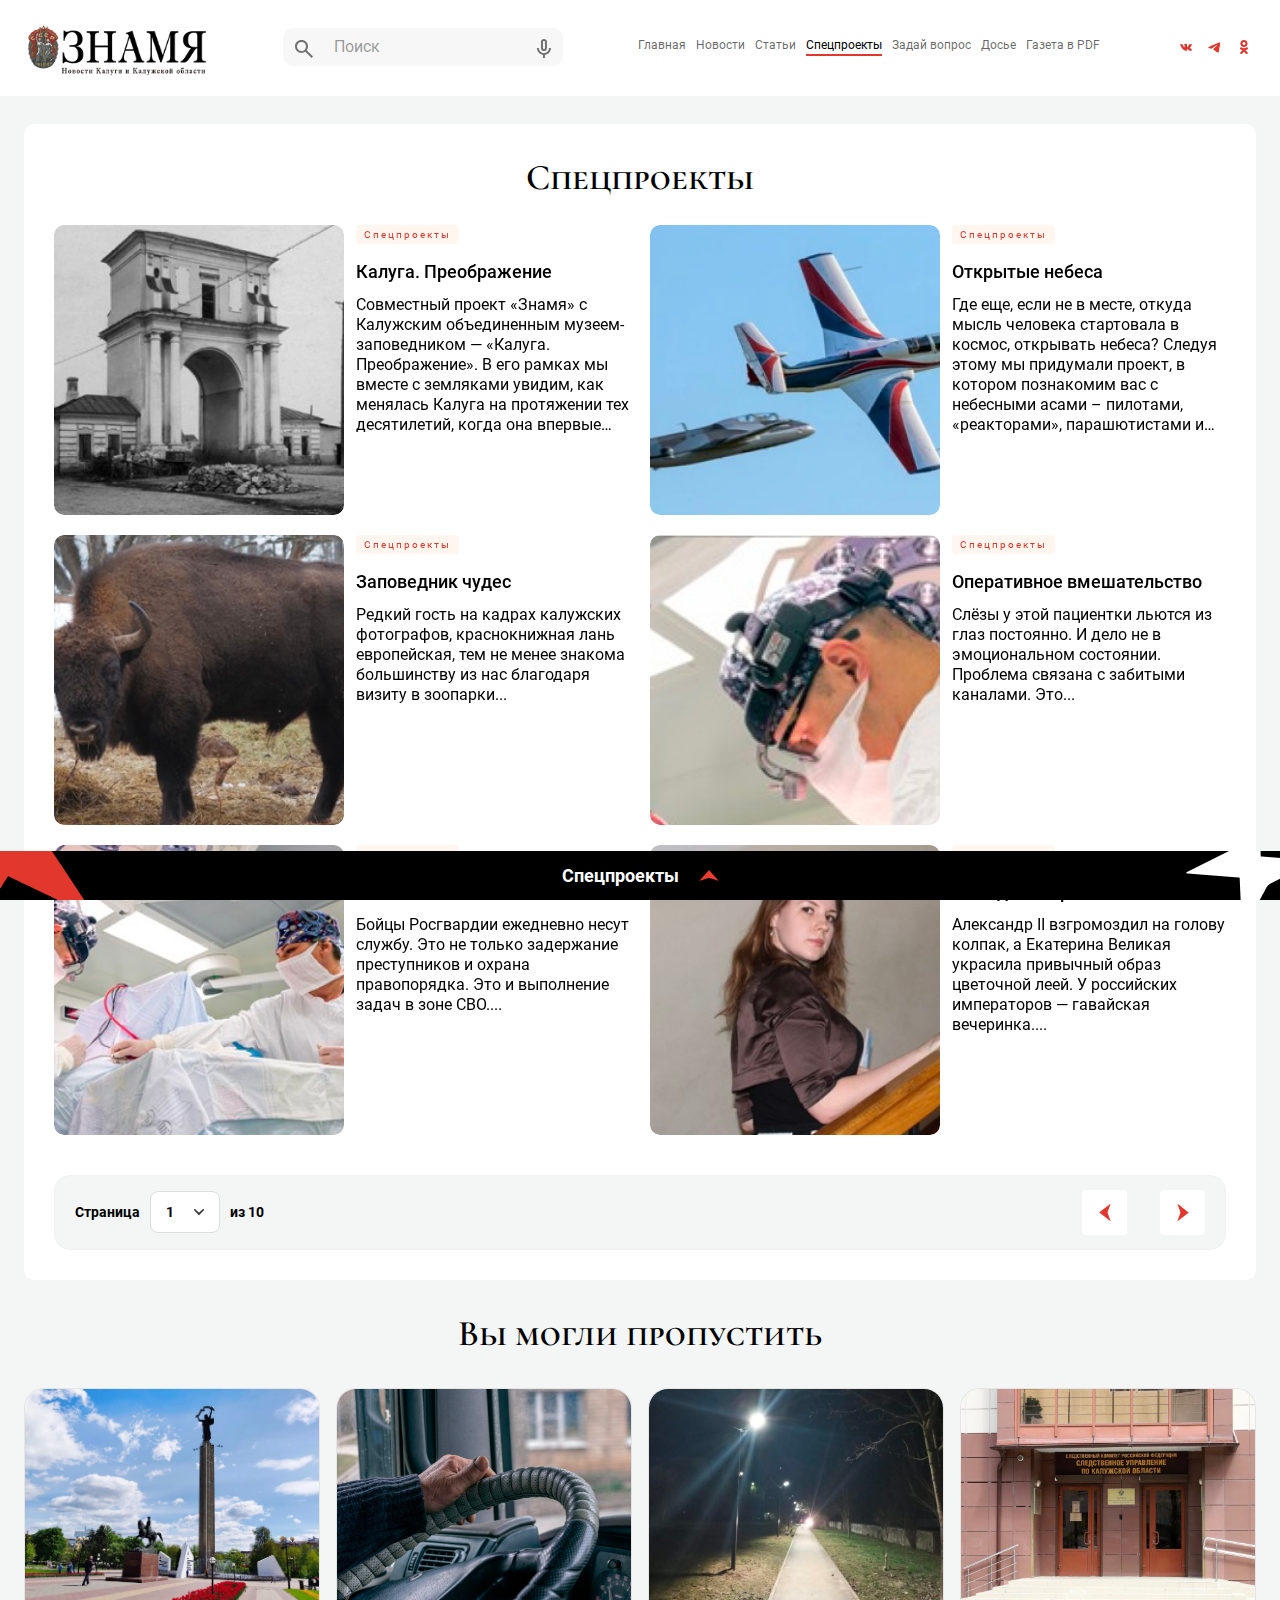
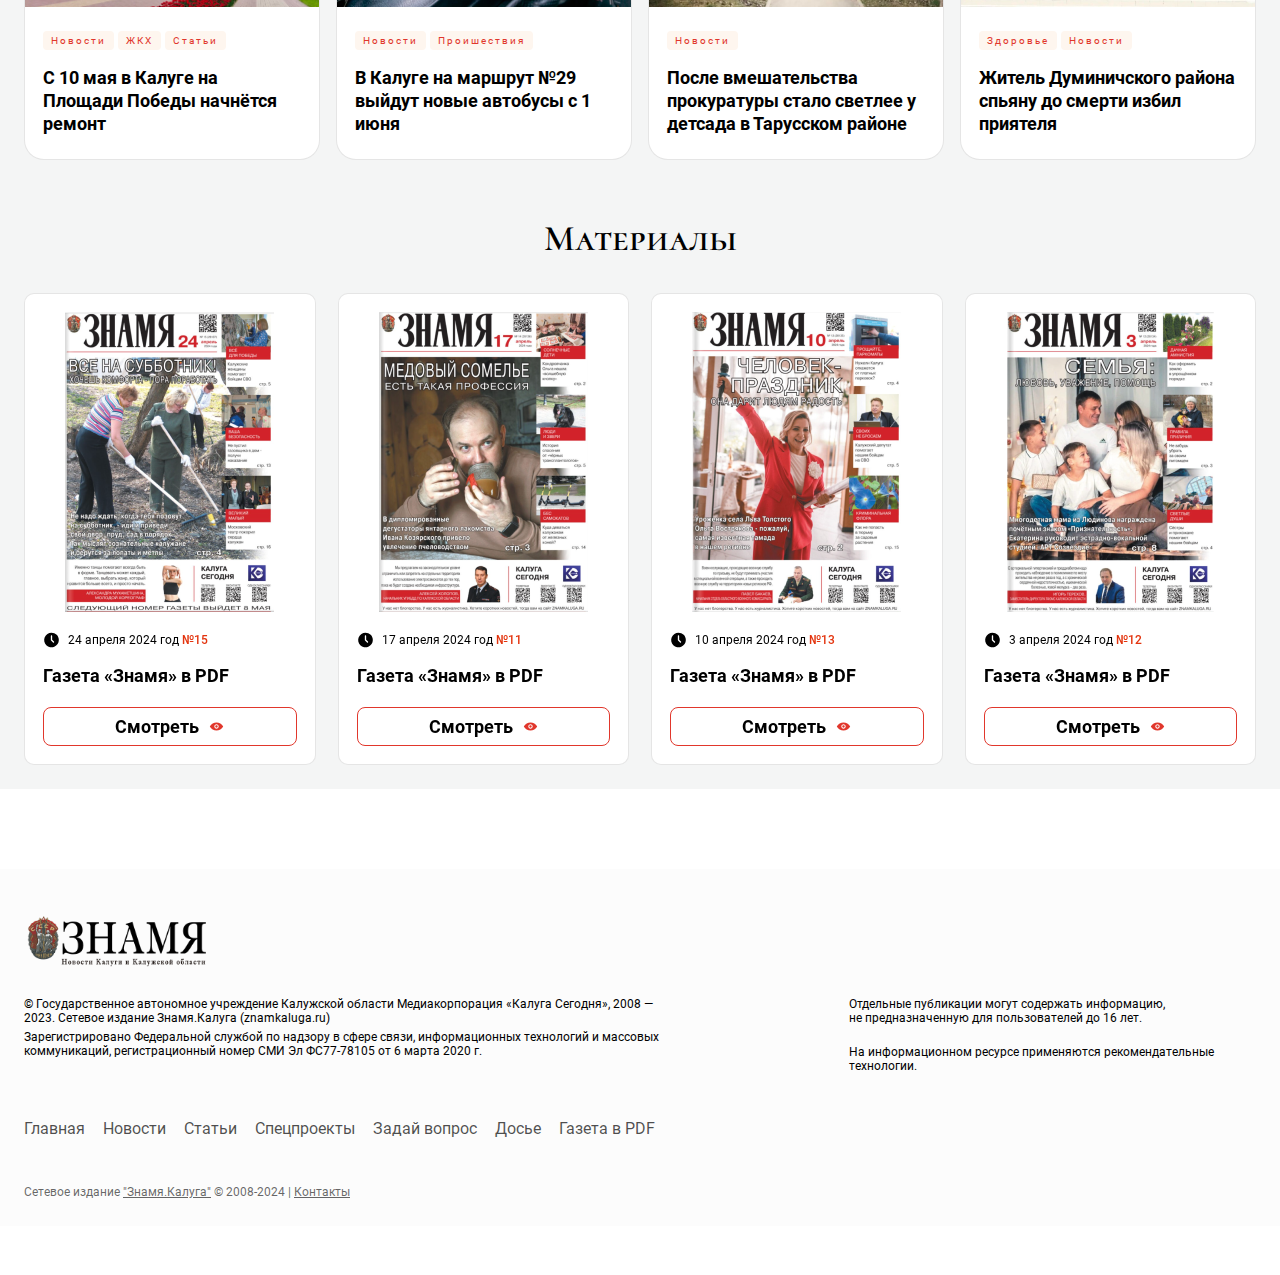
<file: sp-projects.html>
<!DOCTYPE html>
<html lang="ru">
<head>
    <meta charset="UTF-8">
    <meta http-equiv="X-UA-Compatible" content="IE=edge">
    <meta name="viewport" content="width=device-width, initial-scale=1.0">
    <title>Спецпроекты</title>
    <link rel="stylesheet" href="assets/css/plugin/bootstrap.css">
    <link rel="stylesheet" href="assets/css/plugin/swiper.css">
    <link rel="stylesheet" href="assets/css/main.css">
</head>
<body>

    <header>
        <div class="container">
            <div class="row">
                <div class="col-12 d-flex justify-content-between align-items-center position-relative">
                    <a href="./index.html" class="header-logo">
                        <img src="assets/img/png/logo.png" alt="" class="">
                    </a>
                    <div class="search">
                        <div class="search-inp">
                            <input type="text" class="search_inp" placeholder="Поиск">
                            <span class="search-btn">
                                <svg width="18" height="19" viewBox="0 0 18 19" fill="none" xmlns="http://www.w3.org/2000/svg">
                                    <path d="M16.6 18.9539L10.3 12.6539C9.8 13.0539 9.225 13.3705 8.575 13.6039C7.925 13.8372 7.23333 13.9539 6.5 13.9539C4.68333 13.9539 3.146 13.3249 1.888 12.0669C0.629333 10.8082 0 9.27052 0 7.45386C0 5.63719 0.629333 4.09952 1.888 2.84086C3.146 1.58286 4.68333 0.953857 6.5 0.953857C8.31667 0.953857 9.85433 1.58286 11.113 2.84086C12.371 4.09952 13 5.63719 13 7.45386C13 8.18719 12.8833 8.87886 12.65 9.52886C12.4167 10.1789 12.1 10.7539 11.7 11.2539L18 17.5539L16.6 18.9539ZM6.5 11.9539C7.75 11.9539 8.81267 11.5165 9.688 10.6419C10.5627 9.76652 11 8.70386 11 7.45386C11 6.20386 10.5627 5.14119 9.688 4.26586C8.81267 3.39119 7.75 2.95386 6.5 2.95386C5.25 2.95386 4.18733 3.39119 3.312 4.26586C2.43733 5.14119 2 6.20386 2 7.45386C2 8.70386 2.43733 9.76652 3.312 10.6419C4.18733 11.5165 5.25 11.9539 6.5 11.9539Z" fill="#727272"/>
                                </svg>
                            </span>
                            <span class="search-voice">
                                <svg width="15" height="21" viewBox="0 0 15 21" fill="none" xmlns="http://www.w3.org/2000/svg">
                                    <path d="M7.95463 13.0076C7.11809 13.0076 6.40704 12.7149 5.82146 12.1293C5.23589 11.5437 4.9431 10.8327 4.9431 9.99612V3.97307C4.9431 3.13654 5.23589 2.42548 5.82146 1.83991C6.40704 1.25433 7.11809 0.961548 7.95463 0.961548C8.79116 0.961548 9.50222 1.25433 10.0878 1.83991C10.6734 2.42548 10.9662 3.13654 10.9662 3.97307V9.99612C10.9662 10.8327 10.6734 11.5437 10.0878 12.1293C9.50222 12.7149 8.79116 13.0076 7.95463 13.0076ZM6.95078 20.0345V16.9477C5.21079 16.7135 3.77195 15.9355 2.63426 14.6138C1.49658 13.2921 0.927734 11.7528 0.927734 9.99612H2.93542C2.93542 11.3848 3.42496 12.5683 4.40404 13.5467C5.38245 14.5258 6.56598 15.0153 7.95463 15.0153C9.34327 15.0153 10.5271 14.5258 11.5062 13.5467C12.4846 12.5683 12.9738 11.3848 12.9738 9.99612H14.9815C14.9815 11.7528 14.4127 13.2921 13.275 14.6138C12.1373 15.9355 10.6985 16.7135 8.95847 16.9477V20.0345H6.95078ZM7.95463 11C8.23905 11 8.47763 10.9036 8.67037 10.7109C8.86243 10.5188 8.95847 10.2805 8.95847 9.99612V3.97307C8.95847 3.68865 8.86243 3.45007 8.67037 3.25733C8.47763 3.06527 8.23905 2.96923 7.95463 2.96923C7.6702 2.96923 7.43196 3.06527 7.23989 3.25733C7.04715 3.45007 6.95078 3.68865 6.95078 3.97307V9.99612C6.95078 10.2805 7.04715 10.5188 7.23989 10.7109C7.43196 10.9036 7.6702 11 7.95463 11Z" fill="#727272"/>
                                </svg>
                            </span>
                        </div>
                        <div class="search-info position-absolute">
                            <p class="search-info__title">Возможно вы ищите:</p>
                            <div class="d-flex flex-wrap">
                               <a href="#" class="search-info__link">Популярное</a>
                               <a href="#" class="search-info__link">Спецпроекты</a>
                            </div>
                        </div>
                    </div>
                    <ul class="header-nav d-none d-lg-flex">
                        <li><a href="./index.html">Главная</a></li>
                        <li><a href="./news.html">Новости</a></li>
                        <li><a href="./articles.html">Статьи</a></li>
                        <li class="active"><a href="./sp-projects.html">Спецпроекты</a></li>
                        <li><a href="./faq.html">Задай вопрос</a></li>
                        <li><a href="#">Досье</a></li>
                        <li><a href="./pdf.html">Газета в PDF</a></li>
                    </ul>
                    <div class="d-flex align-items-center">
                        <div class="header-social d-flex">
                            <a href="#">
                                <svg width="24" height="24" viewBox="0 0 24 24" fill="none" xmlns="http://www.w3.org/2000/svg">
                                    <circle cx="12" cy="12" r="8" fill="#E1372C"/>
                                    <path d="M12 0C9.62663 0 7.30655 0.703788 5.33316 2.02236C3.35977 3.34094 1.8217 5.21509 0.913451 7.4078C0.00519938 9.60051 -0.232441 12.0133 0.230582 14.3411C0.693605 16.6689 1.83649 18.8071 3.51472 20.4853C5.19295 22.1635 7.33115 23.3064 9.65892 23.7694C11.9867 24.2324 14.3995 23.9948 16.5922 23.0866C18.7849 22.1783 20.6591 20.6402 21.9776 18.6668C23.2962 16.6935 24 14.3734 24 12C24 8.8174 22.7357 5.76516 20.4853 3.51472C18.2348 1.26428 15.1826 0 12 0ZM17.5342 15.7453C17.2532 15.7847 15.8874 15.7453 15.8163 15.7453C15.4632 15.7488 15.1229 15.6133 14.869 15.3679C14.58 15.09 14.3195 14.7853 14.0432 14.4947C13.9597 14.4067 13.8694 14.3254 13.7732 14.2516C13.5474 14.0779 13.3247 14.1174 13.219 14.3826C13.1364 14.6702 13.0793 14.9645 13.0484 15.2621C13.0462 15.3243 13.0317 15.3855 13.0058 15.4421C12.9799 15.4987 12.9431 15.5497 12.8975 15.5921C12.8519 15.6344 12.7984 15.6674 12.74 15.6891C12.6817 15.7108 12.6196 15.7207 12.5574 15.7184C12.3711 15.7279 12.1847 15.7311 12 15.7184C11.3279 15.7157 10.666 15.5534 10.069 15.2447C9.42408 14.8844 8.86197 14.3927 8.41895 13.8016C7.7098 12.8658 7.0972 11.8607 6.59053 10.8016C6.56369 10.7495 6.03158 9.61737 6.01895 9.56368C5.98738 9.49004 5.98498 9.40714 6.01225 9.33179C6.03951 9.25645 6.0944 9.19428 6.1658 9.1579C6.26053 9.12158 8.01474 9.1579 8.04316 9.1579C8.17371 9.15605 8.3014 9.19617 8.40742 9.27235C8.51345 9.34853 8.59221 9.45674 8.63211 9.58105C8.95656 10.4101 9.3996 11.1877 9.94737 11.8895C10.0242 11.9829 10.1141 12.0648 10.2142 12.1326C10.24 12.1576 10.272 12.1753 10.3069 12.1838C10.3418 12.1924 10.3784 12.1914 10.4128 12.1811C10.4472 12.1708 10.4783 12.1516 10.5027 12.1253C10.5272 12.099 10.5443 12.0666 10.5521 12.0316C10.6216 11.8028 10.6625 11.5662 10.6737 11.3274C10.6832 10.8537 10.6737 10.5379 10.6468 10.0642C10.6564 9.90279 10.6019 9.74412 10.4952 9.62262C10.3885 9.50113 10.2382 9.42662 10.0768 9.41526C9.9379 9.39158 9.91895 9.27789 10.0153 9.16421C10.2 8.92895 10.4558 8.89105 10.7337 8.87684C11.1537 8.85316 11.5753 8.87684 11.9968 8.87684H12.0884C12.2735 8.87638 12.4582 8.8949 12.6395 8.93211C12.7455 8.95382 12.8417 9.0092 12.9136 9.09001C12.9856 9.17082 13.0296 9.27271 13.039 9.38053C13.0602 9.49984 13.0697 9.62094 13.0674 9.74211C13.0563 10.26 13.0311 10.7763 13.0247 11.2926C13.0209 11.4972 13.0394 11.7016 13.08 11.9021C13.1416 12.1768 13.3295 12.2463 13.5221 12.0474C13.7622 11.7892 13.9823 11.5131 14.1805 11.2216C14.5367 10.6921 14.8303 10.123 15.0553 9.52579C15.1768 9.21947 15.27 9.15158 15.6 9.15158H17.4616C17.5725 9.14988 17.6832 9.16424 17.79 9.19421C17.8276 9.20425 17.8628 9.22191 17.8933 9.2461C17.9239 9.2703 17.9491 9.30051 17.9674 9.33486C17.9858 9.36921 17.9969 9.40696 18.0001 9.44579C18.0032 9.48461 17.9984 9.52366 17.9858 9.56053C17.8773 9.95677 17.6905 10.3272 17.4363 10.65C17.0574 11.1868 16.6595 11.7095 16.2711 12.2384C16.2216 12.3058 16.1767 12.3765 16.1368 12.45C15.9916 12.7137 16.0026 12.8605 16.2126 13.0816C16.5505 13.4305 16.9121 13.7558 17.2374 14.1126C17.4769 14.3735 17.6935 14.6545 17.8847 14.9526C18.1247 15.3284 17.9779 15.6821 17.5342 15.7453Z" fill="white"/>
                                </svg>
                            </a>
                            <a href="#">
                                <svg width="22" height="22" viewBox="0 0 22 22" fill="none" xmlns="http://www.w3.org/2000/svg">
                                    <circle cx="11" cy="11" r="10" fill="#E1372C"/>
                                    <path fill-rule="evenodd" clip-rule="evenodd" d="M11 0C4.92508 0 0 4.92508 0 11C0 17.0749 4.92508 22 11 22C17.0749 22 22 17.0749 22 11C22 4.92508 17.0749 0 11 0ZM16.0987 7.48086C15.9332 9.22024 15.217 13.4411 14.8526 15.3893C14.6983 16.2138 14.3945 16.4901 14.1006 16.5172C13.4621 16.5761 12.977 16.0948 12.3582 15.6892C11.3902 15.0545 10.8432 14.6596 9.90344 14.0405C8.81719 13.3246 9.52145 12.9314 10.1402 12.2886C10.3022 12.1202 13.1166 9.56012 13.1712 9.32809C13.1781 9.29887 13.1845 9.19059 13.1201 9.13344C13.0556 9.07629 12.9607 9.09606 12.8923 9.11152C12.7952 9.13344 11.2484 10.1557 8.25258 12.1782C7.81344 12.4798 7.41598 12.6264 7.05934 12.6191C6.6666 12.6105 5.91121 12.3969 5.34961 12.2143C4.66082 11.9904 4.1134 11.8718 4.16109 11.4916C4.18559 11.2935 4.45844 11.0911 4.97922 10.884C8.18598 9.48664 10.3241 8.56582 11.394 8.12066C14.4491 6.85012 15.0838 6.62922 15.4975 6.62191C16.0158 6.61276 16.1409 7.04056 16.0987 7.48086Z" fill="white"/>
                                </svg>
                            </a>
                            <a href="#">
                                <img src="assets/img/svg/ok.svg" alt="">
                            </a>
                        </div>
    
                        <div class="search-button d-lg-none">
                            <svg width="18" height="19" viewBox="0 0 18 19" fill="none" xmlns="http://www.w3.org/2000/svg">
                                <path d="M16.6 18.9539L10.3 12.6539C9.8 13.0539 9.225 13.3705 8.575 13.6039C7.925 13.8372 7.23333 13.9539 6.5 13.9539C4.68333 13.9539 3.146 13.3249 1.888 12.0669C0.629333 10.8082 0 9.27052 0 7.45386C0 5.63719 0.629333 4.09952 1.888 2.84086C3.146 1.58286 4.68333 0.953857 6.5 0.953857C8.31667 0.953857 9.85433 1.58286 11.113 2.84086C12.371 4.09952 13 5.63719 13 7.45386C13 8.18719 12.8833 8.87886 12.65 9.52886C12.4167 10.1789 12.1 10.7539 11.7 11.2539L18 17.5539L16.6 18.9539ZM6.5 11.9539C7.75 11.9539 8.81267 11.5165 9.688 10.6419C10.5627 9.76652 11 8.70386 11 7.45386C11 6.20386 10.5627 5.14119 9.688 4.26586C8.81267 3.39119 7.75 2.95386 6.5 2.95386C5.25 2.95386 4.18733 3.39119 3.312 4.26586C2.43733 5.14119 2 6.20386 2 7.45386C2 8.70386 2.43733 9.76652 3.312 10.6419C4.18733 11.5165 5.25 11.9539 6.5 11.9539Z" fill="#727272"/>
                            </svg>
                        </div>
    
                        <div class="menu-btn d-lg-none">
                            <img src="assets/img/svg/menu.svg" alt="">
                            <img src="assets/img/svg/close.svg" alt="">
                        </div>
                    </div>

                </div>
            </div>
        </div>
        <div class="menu">
            <div class="container">
                <div class="row">
                    <div class="col-12">
                        <ul class="menu-nav">
                            <li><a href="./index.html"><span>Главная</span> <img src="assets/img/svg/arrow-mini.svg" alt=""> </a></li>
                            <li><a href="./news.html"><span>Новости</span> <img src="assets/img/svg/arrow-mini.svg" alt=""> </a></li>
                            <li><a href="./articles.html"><span>Статьи</span> <img src="assets/img/svg/arrow-mini.svg" alt=""> </a></li>
                            <li class="active"><a href="./sp-projects.html"><span>Спецпроекты</span> <img src="assets/img/svg/arrow-mini.svg" alt=""> </a></li>
                            <li><a href="./faq.html"><span>Задай вопрос</span> <img src="assets/img/svg/arrow-mini.svg" alt=""> </a></li>
                            <li><a href="#"><span>Досье</span> <img src="assets/img/svg/arrow-mini.svg" alt=""> </a></li>
                            <li><a href="./pdf.html"><span>Газета в PDF</span> <img src="assets/img/svg/arrow-mini.svg" alt=""> </a></li>
                        </ul>
                    </div>
                </div>
            </div>
        </div>
    </header>

    <main>
        <div class="sp-projects-posts">
            <div class="container">
                <div class="row">
                    <div class="col-12">
                        <div class="posts-box">
                            <h1 class="title-text text-center">Спецпроекты</h1>

                            <div class="swiper swiper-sp-projects-posts">
                                <div class="swiper-wrapper">
                                    <div class="swiper-slide">
                                        <div class="post d-flex">
                                            <a href="#">
                                                <img src="assets/img/png/pr1.png" alt="" class="post-img">
                                            </a>
                                            <div class="d-flex flex-column justify-content-between">
                                                <div class="">
                                                    <div class="d-flex flex-wrap">
                                                        <div class="hashtag">Спецпроекты</div>
                                                    </div>
                                                    <a href="#" class="post-link">Калуга. Преображение</a>
                                                    <p class="post-text">Совместный проект «Знамя» с Калужским объединенным музеем-заповедником — «Калуга. Преображение». В его рамках мы вместе с земляками увидим, как менялась Калуга на протяжении тех десятилетий, когда она впервые стала героиней фотоснимка.</p>
                                                </div>
                                            </div>
                                        </div>
                                    </div>
                                    <div class="swiper-slide">
                                        <div class="post d-flex">
                                            <a href="#">
                                                <img src="assets/img/png/pr2.png" alt="" class="post-img">
                                            </a>
                                            <div class="d-flex flex-column justify-content-between">
                                                <div class="">
                                                    <div class="d-flex flex-wrap">
                                                        <div class="hashtag">Спецпроекты</div>
                                                    </div>
                                                    <a href="#" class="post-link">Открытые небеса</a>
                                                    <p class="post-text">Где еще, если не в месте, откуда мысль человека стартовала в космос, открывать небеса? Следуя этому мы придумали проект, в котором познакомим вас с небесными асами – пилотами, «реакторами», парашютистами и инструкторами, которые… Нет, не покоряют, а открывают нам калужское небо заново.</p>
                                                </div>
                                            </div>
                                        </div>
                                    </div>
                                    <div class="swiper-slide">
                                        <div class="post d-flex">
                                            <a href="#">
                                                <img src="assets/img/png/pr3.png" alt="" class="post-img">
                                            </a>
                                            <div class="d-flex flex-column justify-content-between">
                                                <div class="">
                                                    <div class="d-flex flex-wrap">
                                                        <div class="hashtag">Спецпроекты</div>
                                                    </div>
                                                    <a href="#" class="post-link">Живущие рядом</a>
                                                    <p class="post-text">Метис (беспородный) Кобель (некастрирован) Около 5 лет (предположительно) Здоров (был найден с обширными кусанными ранами на лапах) Очень спокойный флегматичный...</p>
                                                </div>
                                            </div>
                                        </div>
                                    </div>
                                    <div class="swiper-slide">
                                        <div class="post d-flex">
                                            <a href="#">
                                                <img src="assets/img/png/pr4.png" alt="" class="post-img">
                                            </a>
                                            <div class="d-flex flex-column justify-content-between">
                                                <div class="">
                                                    <div class="d-flex flex-wrap">
                                                        <div class="hashtag">Спецпроекты</div>
                                                    </div>
                                                    <a href="#" class="post-link">Заповедник чудес</a>
                                                    <p class="post-text">Редкий гость на кадрах калужских фотографов, краснокнижная лань европейская, тем не менее знакома большинству из нас благодаря визиту в зоопарки...</p>
                                                </div>
                                            </div>
                                        </div>
                                    </div>
                                    <div class="swiper-slide">
                                        <div class="post d-flex">
                                            <a href="#">
                                                <img src="assets/img/png/pr5.png" alt="" class="post-img">
                                            </a>
                                            <div class="d-flex flex-column justify-content-between">
                                                <div class="">
                                                    <div class="d-flex flex-wrap">
                                                        <div class="hashtag">Спецпроекты</div>
                                                    </div>
                                                    <a href="#" class="post-link">Оперативное вмешательство</a>
                                                    <p class="post-text">Слёзы у этой пациентки льются из глаз постоянно. И дело не в эмоциональном состоянии. Проблема связана с забитыми каналами. Это...</p>
                                                </div>
                                            </div>
                                        </div>
                                    </div>
                                    <div class="swiper-slide">
                                        <div class="post d-flex">
                                            <a href="#">
                                                <img src="assets/img/png/pr6.png" alt="" class="post-img">
                                            </a>
                                            <div class="d-flex flex-column justify-content-between">
                                                <div class="">
                                                    <div class="d-flex flex-wrap">
                                                        <div class="hashtag">Спецпроекты</div>
                                                    </div>
                                                    <a href="#" class="post-link">На колесах</a>
                                                    <p class="post-text">Сообщение о пожаре поступило на пульт спасателей в 5:50, рассказали в ГУ МЧС России по Калужской области. В городе Мосальск...</p>
                                                </div>
                                            </div>
                                        </div>
                                    </div>
                                    <div class="swiper-slide">
                                        <div class="post d-flex">
                                            <a href="#">
                                                <img src="assets/img/png/pr7.png" alt="" class="post-img">
                                            </a>
                                            <div class="d-flex flex-column justify-content-between">
                                                <div class="">
                                                    <div class="d-flex flex-wrap">
                                                        <div class="hashtag">Спецпроекты</div>
                                                    </div>
                                                    <a href="#" class="post-link">Фотовыставки</a>
                                                    <p class="post-text">Бойцы Росгвардии ежедневно несут службу. Это не только задержание преступников и охрана правопорядка. Это и выполнение задач в зоне СВО....</p>
                                                </div>
                                            </div>
                                        </div>
                                    </div>
                                    <div class="swiper-slide">
                                        <div class="post d-flex">
                                            <a href="#">
                                                <img src="assets/img/png/pr8.png" alt="" class="post-img">
                                            </a>
                                            <div class="d-flex flex-column justify-content-between">
                                                <div class="">
                                                    <div class="d-flex flex-wrap">
                                                        <div class="hashtag">Спецпроекты</div>
                                                    </div>
                                                    <a href="#" class="post-link">Молодые и красивые</a>
                                                    <p class="post-text">Александр II взгромоздил на голову колпак, а Екатерина Великая украсила привычный образ цветочной леей. У российских императоров — гавайская вечеринка....</p>
                                                </div>
                                            </div>
                                        </div>
                                    </div>
                                    <div class="swiper-slide">
                                        <div class="post d-flex">
                                            <a href="#">
                                                <img src="assets/img/png/pr2.png" alt="" class="post-img">
                                            </a>
                                            <div class="d-flex flex-column justify-content-between">
                                                <div class="">
                                                    <div class="d-flex flex-wrap">
                                                        <div class="hashtag">Спецпроекты</div>
                                                    </div>
                                                    <a href="#" class="post-link">Открытые небеса</a>
                                                    <p class="post-text">Где еще, если не в месте, откуда мысль человека стартовала в космос, открывать небеса? Следуя этому мы придумали проект, в котором познакомим вас с небесными асами – пилотами, «реакторами», парашютистами и инструкторами, которые… Нет, не покоряют, а открывают нам калужское небо заново.</p>
                                                </div>
                                            </div>
                                        </div>
                                    </div>
                                </div>
                            </div>

                            <div class="controls d-flex align-items-center justify-content-between">
                                <div class="pagination-box d-flex align-items-center">
                                    <span class="d-none d-sm-block">Страница</span>
                                    <div class="pagination">
                                        <div class="pagination-head d-flex align-items-center justify-content-between">
                                            <span class="bullet-active">1</span>
                                            <svg width="10" height="6" viewBox="0 0 10 6" fill="none" xmlns="http://www.w3.org/2000/svg">
                                                <path d="M8.71655 0.232035C8.85799 0.0833867 9.04899 0 9.24803 0C9.44708 0 9.63807 0.0833867 9.77951 0.232035C9.84935 0.305029 9.9048 0.392037 9.94265 0.487995C9.98051 0.583952 10 0.686942 10 0.790971C10 0.895001 9.98051 0.99799 9.94265 1.09395C9.9048 1.18991 9.84935 1.27691 9.77951 1.34991L5.53202 5.76833C5.39026 5.91677 5.19913 6 5 6C4.80087 6 4.60974 5.91677 4.46798 5.76833L0.220486 1.34991C0.150654 1.27691 0.0951987 1.18991 0.057346 1.09395C0.0194934 0.99799 0 0.895001 0 0.790971C0 0.686942 0.0194934 0.583952 0.057346 0.487995C0.0951987 0.392037 0.150654 0.305029 0.220486 0.232035C0.361925 0.0833867 0.552923 0 0.751966 0C0.951008 0 1.14201 0.0833867 1.28345 0.232035L5.00163 3.8556L8.71655 0.232035Z" fill="#333333"/>
                                            </svg>
                                        </div>
                                        <div class="pagination-body">
                                            <ul class="bullets">
                                                <li class="bullet">1</li>
                                                <li class="bullet">2</li>
                                                <li class="bullet">3</li>
                                                <li class="bullet">4</li>
                                                <li class="bullet">5</li>
                                                <li class="bullet">6</li>
                                                <li class="bullet">7</li>
                                                <li class="bullet">8</li>
                                                <li class="bullet">9</li>
                                                <li class="bullet">10</li>
                                            </ul>
                                        </div>
                                    </div>
                                    <span>из <span class="all-bullet">10</span></span>
                                </div>

                                <div class="swiper-btn d-flex">
                                    <div class="prev swiper-sp-projects-posts-prev">
                                        <svg width="12" height="17" viewBox="0 0 12 17" fill="none" xmlns="http://www.w3.org/2000/svg">
                                            <path d="M0.698854 8.80131L11.1863 16.8918C11.4472 17.0893 11.566 17.0089 11.4517 16.7122L8.66766 8.98097C8.55339 8.68423 8.55446 8.20335 8.67005 7.90703L11.4493 0.288454C11.5649 -0.007834 11.4461 -0.089175 11.1839 0.106804L0.701247 8.08862C0.439061 8.28457 0.43799 8.60369 0.698854 8.80131Z" fill="#E1372C"/>
                                        </svg>
                                    </div>
                                    <div class="next swiper-sp-projects-posts-next">
                                        <svg width="12" height="17" viewBox="0 0 12 17" fill="none" xmlns="http://www.w3.org/2000/svg">
                                            <path d="M11.3011 8.19869L0.813666 0.108235C0.552833 -0.0893507 0.433969 -0.00892927 0.548299 0.287805L3.33234 8.01903C3.44661 8.31577 3.44554 8.79665 3.32995 9.09296L0.550691 16.7115C0.435101 17.0078 0.55387 17.0892 0.816088 16.8932L11.2988 8.91138C11.5609 8.71543 11.562 8.39631 11.3011 8.19869Z" fill="#E1372C"/>
                                        </svg>
                                    </div>
                                </div>
                            </div>
                        </div>
                    </div>
                </div>
            </div>
        </div>
        

        <div class="block2 m-0 p-0 bg-transparent">
            <div class="container position-relative z-2">
                <div class="row">
                    <div class="col-12">
                        <h2 class="title-text text-center">Вы могли пропустить</h2>
                    </div>
                </div>
                <div class="row">
                    <div class="col-12 d-flex justify-content-between flex-wrap">
                        <div class="block2-item">
                            <img src="assets/img/png/p1.png" alt="" class="item-img">
                            <div class="item-info">
                                <div class="d-flex flex-wrap">
                                    <div class="hashtag">Новости</div>
                                    <div class="hashtag">ЖКХ</div>
                                    <div class="hashtag">Статьи</div>
                                </div>
                                <a href="#" class="item-link">С 10 мая в Калуге на Площади Победы начнётся ремонт</a>
                            </div>
                        </div>
                        <div class="block2-item">
                            <img src="assets/img/png/p2.png" alt="" class="item-img">
                            <div class="item-info">
                                <div class="d-flex flex-wrap">
                                    <div class="hashtag">Новости</div>
                                    <div class="hashtag">Проишествия</div>
                                </div>
                                <a href="#" class="item-link">В Калуге на маршрут №29 выйдут новые автобусы с 1 июня</a>
                            </div>
                        </div>
                        <div class="block2-item">
                            <img src="assets/img/png/p3.png" alt="" class="item-img">
                            <div class="item-info">
                                <div class="d-flex flex-wrap">
                                    <div class="hashtag">Новости</div>
                                </div>
                                <a href="#" class="item-link">После вмешательства прокуратуры стало светлее у детсада в Тарусском районе</a>
                            </div>
                        </div>
                        <div class="block2-item">
                            <img src="assets/img/png/p4.png" alt="" class="item-img">
                            <div class="item-info">
                                <div class="d-flex flex-wrap">
                                    <div class="hashtag">Здоровье</div>
                                    <div class="hashtag">Новости</div>
                                </div>
                                <a href="#" class="item-link">Житель Думиничского района спьяну до смерти избил приятеля</a>
                            </div>
                        </div>
                    </div>
                </div>
            </div>
        </div>

        <div class="block5 pb-4">
            <div class="container">
                <div class="row g-0">
                    <div class="col-12">
                        <h2 class="title-text text-center">Материалы</h2>
                    </div>
                </div>
                <div class="row g-0">
                    <div class="col-12">
                        <div class="swiper swiper-block5">
                            <div class="swiper-wrapper">
                                <div class="swiper-slide">
                                    <div class="block5-item">
                                        <div class="d-flex justify-content-center">
                                            <img src="assets/img/png/pdf1.png" alt="" class="item-img">
                                        </div>
                                        <div class="item-info">
                                            <div class="published d-flex align-items-center">
                                                <img src="assets/img/svg/time-black.svg" alt="" class="time">
                                                <p>
                                                    <span>24 апреля 2024 год</span>
                                                    <span class="number">№15</span>
                                                </p>
                                            </div>
                                        </div>
                                        <p class="item-name">Газета «Знамя» в PDF </p>
                                        <a href="#" class="item-link d-flex align-items-center justify-content-center">
                                            <span>Смотреть</span>
                                            <svg width="15" height="9" viewBox="0 0 15 9" fill="none" xmlns="http://www.w3.org/2000/svg">
                                                <path d="M7.4998 5.70005C8.16255 5.70005 8.6998 5.16279 8.6998 4.50005C8.6998 3.83731 8.16255 3.30005 7.4998 3.30005C6.83706 3.30005 6.2998 3.83731 6.2998 4.50005C6.2998 5.16279 6.83706 5.70005 7.4998 5.70005Z" fill="#E1372C"/>
                                                <path d="M14.05 4.25C13.4 3.1 12.45 2.2 11.35 1.5C10.15 0.85 8.85 0.5 7.5 0.5C6.15 0.5 4.85 0.85 3.65 1.55C2.55 2.2 1.6 3.15 0.95 4.3C0.85 4.45 0.85 4.65 0.95 4.8C1.6 5.95 2.55 6.85 3.65 7.55C4.8 8.25 6.15 8.6 7.5 8.6C8.85 8.6 10.15 8.25 11.35 7.55C12.45 6.9 13.4 5.95 14.05 4.8C14.1 4.6 14.1 4.4 14.05 4.25ZM7.5 6.7C6.3 6.7 5.3 5.7 5.3 4.5C5.3 3.3 6.3 2.3 7.5 2.3C8.7 2.3 9.7 3.3 9.7 4.5C9.7 5.7 8.7 6.7 7.5 6.7Z" fill="#E1372C"/>
                                            </svg>
                                        </a>
                                    </div>
                                </div>
                                <div class="swiper-slide">
                                    <div class="block5-item">
                                        <div class="d-flex justify-content-center">
                                            <img src="assets/img/png/pdf2.png" alt="" class="item-img">
                                        </div>
                                        <div class="item-info">
                                            <div class="published d-flex align-items-center">
                                                <img src="assets/img/svg/time-black.svg" alt="" class="time">
                                                <p>
                                                    <span>17 апреля 2024 год</span>
                                                    <span class="number">№11</span>
                                                </p>
                                            </div>
                                        </div>
                                        <p class="item-name">Газета «Знамя» в PDF </p>
                                        <a href="#" class="item-link d-flex align-items-center justify-content-center">
                                            <span>Смотреть</span>
                                            <svg width="15" height="9" viewBox="0 0 15 9" fill="none" xmlns="http://www.w3.org/2000/svg">
                                                <path d="M7.4998 5.70005C8.16255 5.70005 8.6998 5.16279 8.6998 4.50005C8.6998 3.83731 8.16255 3.30005 7.4998 3.30005C6.83706 3.30005 6.2998 3.83731 6.2998 4.50005C6.2998 5.16279 6.83706 5.70005 7.4998 5.70005Z" fill="#E1372C"/>
                                                <path d="M14.05 4.25C13.4 3.1 12.45 2.2 11.35 1.5C10.15 0.85 8.85 0.5 7.5 0.5C6.15 0.5 4.85 0.85 3.65 1.55C2.55 2.2 1.6 3.15 0.95 4.3C0.85 4.45 0.85 4.65 0.95 4.8C1.6 5.95 2.55 6.85 3.65 7.55C4.8 8.25 6.15 8.6 7.5 8.6C8.85 8.6 10.15 8.25 11.35 7.55C12.45 6.9 13.4 5.95 14.05 4.8C14.1 4.6 14.1 4.4 14.05 4.25ZM7.5 6.7C6.3 6.7 5.3 5.7 5.3 4.5C5.3 3.3 6.3 2.3 7.5 2.3C8.7 2.3 9.7 3.3 9.7 4.5C9.7 5.7 8.7 6.7 7.5 6.7Z" fill="#E1372C"/>
                                            </svg>
                                        </a>
                                    </div>
                                </div>
                                <div class="swiper-slide">
                                    <div class="block5-item">
                                        <div class="d-flex justify-content-center">
                                            <img src="assets/img/png/pdf3.png" alt="" class="item-img">
                                        </div>
                                        <div class="item-info">
                                            <div class="published d-flex align-items-center">
                                                <img src="assets/img/svg/time-black.svg" alt="" class="time">
                                                <p>
                                                    <span>10 апреля 2024 год</span>
                                                    <span class="number">№13</span>
                                                </p>
                                            </div>
                                        </div>
                                        <p class="item-name">Газета «Знамя» в PDF </p>
                                        <a href="#" class="item-link d-flex align-items-center justify-content-center">
                                            <span>Смотреть</span>
                                            <svg width="15" height="9" viewBox="0 0 15 9" fill="none" xmlns="http://www.w3.org/2000/svg">
                                                <path d="M7.4998 5.70005C8.16255 5.70005 8.6998 5.16279 8.6998 4.50005C8.6998 3.83731 8.16255 3.30005 7.4998 3.30005C6.83706 3.30005 6.2998 3.83731 6.2998 4.50005C6.2998 5.16279 6.83706 5.70005 7.4998 5.70005Z" fill="#E1372C"/>
                                                <path d="M14.05 4.25C13.4 3.1 12.45 2.2 11.35 1.5C10.15 0.85 8.85 0.5 7.5 0.5C6.15 0.5 4.85 0.85 3.65 1.55C2.55 2.2 1.6 3.15 0.95 4.3C0.85 4.45 0.85 4.65 0.95 4.8C1.6 5.95 2.55 6.85 3.65 7.55C4.8 8.25 6.15 8.6 7.5 8.6C8.85 8.6 10.15 8.25 11.35 7.55C12.45 6.9 13.4 5.95 14.05 4.8C14.1 4.6 14.1 4.4 14.05 4.25ZM7.5 6.7C6.3 6.7 5.3 5.7 5.3 4.5C5.3 3.3 6.3 2.3 7.5 2.3C8.7 2.3 9.7 3.3 9.7 4.5C9.7 5.7 8.7 6.7 7.5 6.7Z" fill="#E1372C"/>
                                            </svg>
                                        </a>
                                    </div>
                                </div>
                                <div class="swiper-slide">
                                    <div class="block5-item">
                                        <div class="d-flex justify-content-center">
                                            <img src="assets/img/png/pdf4.png" alt="" class="item-img">
                                        </div>
                                        <div class="item-info">
                                            <div class="published d-flex align-items-center">
                                                <img src="assets/img/svg/time-black.svg" alt="" class="time">
                                                <p>
                                                    <span>3 апреля 2024 год</span>
                                                    <span class="number">№12</span>
                                                </p>
                                            </div>
                                        </div>
                                        <p class="item-name">Газета «Знамя» в PDF </p>
                                        <a href="#" class="item-link d-flex align-items-center justify-content-center">
                                            <span>Смотреть</span>
                                            <svg width="15" height="9" viewBox="0 0 15 9" fill="none" xmlns="http://www.w3.org/2000/svg">
                                                <path d="M7.4998 5.70005C8.16255 5.70005 8.6998 5.16279 8.6998 4.50005C8.6998 3.83731 8.16255 3.30005 7.4998 3.30005C6.83706 3.30005 6.2998 3.83731 6.2998 4.50005C6.2998 5.16279 6.83706 5.70005 7.4998 5.70005Z" fill="#E1372C"/>
                                                <path d="M14.05 4.25C13.4 3.1 12.45 2.2 11.35 1.5C10.15 0.85 8.85 0.5 7.5 0.5C6.15 0.5 4.85 0.85 3.65 1.55C2.55 2.2 1.6 3.15 0.95 4.3C0.85 4.45 0.85 4.65 0.95 4.8C1.6 5.95 2.55 6.85 3.65 7.55C4.8 8.25 6.15 8.6 7.5 8.6C8.85 8.6 10.15 8.25 11.35 7.55C12.45 6.9 13.4 5.95 14.05 4.8C14.1 4.6 14.1 4.4 14.05 4.25ZM7.5 6.7C6.3 6.7 5.3 5.7 5.3 4.5C5.3 3.3 6.3 2.3 7.5 2.3C8.7 2.3 9.7 3.3 9.7 4.5C9.7 5.7 8.7 6.7 7.5 6.7Z" fill="#E1372C"/>
                                            </svg>
                                        </a>
                                    </div>
                                </div>
                            </div>
                        </div>
                    </div>
                </div>
            </div>
        </div>
    </main>

    <footer>
        <div class="container">
            <div class="row">
                <div class="col-12">
                    <a href="./index.html" class="footer-logo">
                        <img src="assets/img/png/logo.png" alt="" class="">
                    </a>
                    <div class="d-flex justify-content-between flex-wrap">
                        <div class="footer-text">
                            <p >© Государственное автономное учреждение Калужской области Медиакорпорация «Калуга Сегодня», 2008 — 2023. Сетевое издание Знамя.Калуга (znamkaluga.ru)</p> 
                            <p>Зарегистрировано Федеральной службой по надзору в сфере связи, информационных технологий и массовых коммуникаций, регистрационный номер СМИ Эл ФС77-78105 от 6 марта 2020 г.</p>   
                        </div>
                            <div class="footer-text">
                            <p>Отдельные публикации могут содержать информацию, <br> не предназначенную для пользователей до 16 лет.</p>
                            <p>На информационном ресурсе применяются рекомендательные технологии.</p>
                        </div>
                    </div>
                    <ul class="footer-nav d-flex flex-wrap">
                        <li><a href="#">Главная</a></li>
                        <li><a href="#">Новости</a></li>
                        <li><a href="#">Статьи</a></li>
                        <li><a href="#">Спецпроекты</a></li>
                        <li><a href="#">Задай вопрос</a></li>
                        <li><a href="#">Досье</a></li>
                        <li><a href="#">Газета в PDF</a></li>
                    </ul>
                    <div class="footer-sub">
                        Сетевое издание <a href="#">"Знамя.Калуга"</a> © 2008-2024 | <a href="#">Контакты</a>
                    </div>
                </div>
            </div>
        </div>
    </footer>

    <div class="spProjects">
        <div class="">
            <img src="assets/img/png/sp1.png" alt="" class="spProjects-img">
            <img src="assets/img/png/sp2.png" alt="" class="spProjects-img">
        </div>
        <div class="container">
            <div class="row">
                <div class="col-12">
                    <div class="spProjects-head d-flex justify-content-center align-items-center">
                        <h6 class="head-title">Спецпроекты</h6>
                        <img src="assets/img/svg/arrow2.svg" alt="" class="arrow">
                    </div>
                    <div class="spProjects-body">
                        <div class="sp-item position-relative d-flex align-items-center">
                            <a href="#" class="position-absolute top-0 start-0 w-100 h-100"></a>
                            <img src="assets/img/png/s-p1.png" alt="" class="sp-item__img">
                            <p class="sp-item__text">Калуга. Преображение</p>
                        </div>
                        <div class="sp-item position-relative d-flex align-items-center">
                            <a href="#" class="position-absolute top-0 start-0 w-100 h-100"></a>
                            <img src="assets/img/png/s-p2.png" alt="" class="sp-item__img">
                            <p class="sp-item__text">Открытые небеса</p>
                        </div>
                        <div class="sp-item position-relative d-flex align-items-center">
                            <a href="#" class="position-absolute top-0 start-0 w-100 h-100"></a>
                            <img src="assets/img/png/s-p3.png" alt="" class="sp-item__img">
                            <p class="sp-item__text">Живущие рядом</p>
                        </div>
                        <div class="sp-item position-relative d-flex align-items-center">
                            <a href="#" class="position-absolute top-0 start-0 w-100 h-100"></a>
                            <img src="assets/img/png/s-p4.png" alt="" class="sp-item__img">
                            <p class="sp-item__text">Заповедник чудес</p>
                        </div>
                        <div class="sp-item position-relative d-flex align-items-center">
                            <a href="#" class="position-absolute top-0 start-0 w-100 h-100"></a>
                            <img src="assets/img/png/s-p5.png" alt="" class="sp-item__img">
                            <p class="sp-item__text">Оперативное вмешательство</p>
                        </div>
                        <div class="sp-item position-relative d-flex align-items-center">
                            <a href="#" class="position-absolute top-0 start-0 w-100 h-100"></a>
                            <img src="assets/img/png/s-p6.png" alt="" class="sp-item__img">
                            <p class="sp-item__text">На колесах</p>
                        </div>
                        <div class="sp-item position-relative d-flex align-items-center">
                            <a href="#" class="position-absolute top-0 start-0 w-100 h-100"></a>
                            <img src="assets/img/png/s-p7.png" alt="" class="sp-item__img">
                            <p class="sp-item__text">Фотовыставки</p>
                        </div>
                        <div class="sp-item position-relative d-flex align-items-center">
                            <a href="#" class="position-absolute top-0 start-0 w-100 h-100"></a>
                            <img src="assets/img/png/s-p8.png" alt="" class="sp-item__img">
                            <p class="sp-item__text">Молодые и красивые</p>
                        </div>
                    </div>
                </div>
            </div>
        </div>
    </div>


    <script src="assets/js/plugin/swiper.js"></script>
    <script src="assets/js/header.js"></script>
    <script src="assets/js/sp-projects.js"></script>
</body>
</html>
</file>
<file: assets/css/main.css>
@font-face {
  font-family: "Roboto";
  src: url(../font/Roboto-Regular.ttf) format("truetype");
  font-style: normal;
  font-weight: 400;
  font-display: fallback;
}
@font-face {
  font-family: "Roboto";
  src: url(../font/Roboto-Medium.ttf) format("truetype");
  font-style: normal;
  font-weight: 500;
  font-display: fallback;
}
@font-face {
  font-family: "Roboto";
  src: url(../font/Roboto-Bold.ttf) format("truetype");
  font-style: normal;
  font-weight: 700;
  font-display: fallback;
}
@font-face {
  font-family: "CormorantUnicase";
  src: url(../font/CormorantUnicase-SemiBold.ttf) format("truetype");
  font-style: normal;
  font-weight: 600;
  font-display: fallback;
}
*, *::before, *::after {
  margin: 0;
  padding: 0;
  box-sizing: border-box;
}

html {
  scroll-behavior: smooth;
}

body {
  font-family: "Roboto", sans-serif;
  font-feature-settings: "onum" off, "pnum" off, "lnum" on, "tnum" on;
  -moz-font-feature-settings: "onum=0, pnum=0, lnum=1, tnum=1"; /* Firefox */
  -webkit-font-feature-settings: "onum" off, "pnum" off, "lnum" on, "tnum" on; /* WebKit */
  -o-font-feature-settings: "onum" off, "pnum" off, "lnum" on, "tnum" on;
  font-weight: 400;
  font-size: 16px;
  line-height: 22px;
  color: #000;
  background: #fff;
  overflow-x: hidden;
  margin: 0 !important;
}

.bodyStopScroll {
  overflow: hidden;
  height: 100vh;
}

ul, ol {
  list-style: none;
  margin: 0;
  padding: 0;
  transition: 0.3s all;
}

a {
  text-decoration: none;
  color: inherit;
  transition: 0.3s all;
}

a:hover {
  color: inherit;
  text-decoration: none;
}

h1, h2, h3, h4, h5, h6, p {
  margin: 0;
  padding: 0;
}

button {
  outline: none;
  border: none;
  padding: 0;
  transition: 0.3s all;
}

input, textarea, select, button,
[type=button]:not(:disabled), [type=reset]:not(:disabled), [type=submit]:not(:disabled), button:not(:disabled) {
  border: none;
  outline: none;
  transition: 0.3s all;
}

.container {
  max-width: 1390px;
  padding: 0 24px;
}

.pointer {
  cursor: pointer;
}

.title-text {
  font-family: "CormorantUnicase", sans-serif;
  font-size: 36px;
  line-height: 48px;
  font-weight: 600;
}

header {
  padding: 24px 0;
  position: relative;
}
header .header-logo img {
  width: 185px;
}
header .search {
  position: relative;
}
header .search .search-inp {
  height: 308px;
  height: 38px;
  position: relative;
}
header .search .search-inp .search_inp {
  width: 100%;
  height: 100%;
  background: rgba(0, 0, 0, 0.031372549);
  border-radius: 10px;
  padding: 0 50px;
  border: 1px solid transparent;
}
header .search .search-inp .search_inp::placeholder {
  color: rgba(0, 0, 0, 0.4);
}
header .search .search-inp .search_inp:focus {
  border-color: rgba(0, 0, 0, 0.5333333333);
}
header .search .search-inp .search-btn {
  position: absolute;
  top: 9px;
  left: 12px;
}
header .search .search-inp .search-voice {
  position: absolute;
  top: 9px;
  right: 12px;
  cursor: pointer;
}
header .search .search-inp .search-voice:hover svg {
  transform: scale(1.1);
}
header .search .search-inp .search-voice:hover svg path {
  fill: #E1372C;
}
header .search .search-info {
  width: 105%;
  top: 90%;
  background: #fff;
  border: 1px solid rgba(0, 0, 0, 0.1019607843);
  padding: 15px 19px 20px;
  border-radius: 10px;
  font-weight: 500;
  transition: 0.3s all;
  pointer-events: none;
  opacity: 0;
  z-index: 5;
}
header .search .search-info .search-info__link {
  display: block;
  margin-top: 12px;
  color: #E83F1B;
  border-bottom: 1px solid #E83F1B;
  margin-right: 10px;
}
header .search .search-info .search-info__link:hover {
  color: #E51017;
  border-color: #E51017;
}
header .search .showSearchInfo {
  top: 110%;
  pointer-events: all;
  opacity: 1;
}
header .header-nav li {
  color: rgba(0, 0, 0, 0.6);
  margin-right: 18px;
  padding-bottom: 2px;
}
header .header-nav li:last-child {
  margin-right: 0;
}
header .header-nav li:hover {
  color: #E1372C;
}
header .header-nav .active {
  color: #000;
  border-bottom: 2px solid #E1372C;
}
header .header-social a {
  display: flex;
  align-items: center;
  justify-content: center;
  margin-right: 12px;
}
header .header-social a:hover svg path {
  fill: #DFE3EA;
}
header .header-social a:last-child {
  margin-right: 0;
  width: 24px;
  height: 24px;
  border-radius: 50%;
  background: #fff;
}
header .header-social a:last-child:hover {
  background: #DFE3EA;
}
header .search-button {
  margin: 0 24px;
}
header .menu-btn {
  width: 24px;
}
header .menu-btn img:last-child {
  display: none;
}
header .menuClick img:last-child {
  display: block;
}
header .menuClick img:first-child {
  display: none;
}
header .menu {
  position: absolute;
  top: 100%;
  left: 0;
  width: 100%;
  height: 100vh;
  background: #fff;
  z-index: 99;
  display: none;
}
header .menu .menu-nav {
  width: 100%;
}
header .menu .menu-nav li {
  width: 100%;
  margin-bottom: 10px;
  border-radius: 8px;
}
header .menu .menu-nav li a {
  display: flex;
  align-items: center;
  justify-content: space-between;
  height: 39px;
  border-radius: 8px;
  background: #F7F7F7;
  padding: 0 14px;
}
header .menu .menu-nav .active {
  border-left: 3px solid #E1372C;
}
header .showMenu {
  display: block;
}

main {
  background: #F4F5F5;
  padding-top: 15px;
}
main .hashtag {
  font-size: 10px;
  line-height: 11px;
  color: #E1372C;
  padding: 4px 8px;
  border-radius: 4px;
  background: #FEF6EF;
  letter-spacing: 2px;
  margin-right: 4px;
  margin-bottom: 4px;
}
main .hashtag:last-child {
  margin-right: 0;
}
main .block1 .block1-base {
  width: 70%;
}
main .block1 .base-content {
  width: 58%;
  height: 100%;
  border-radius: 20px;
  overflow: hidden;
  border-top: 3px solid #E1372C;
  padding: 31px 19px;
  color: #fff;
}
main .block1 .base-content::before {
  content: "";
  position: absolute;
  top: 0;
  left: 0;
  width: 100%;
  height: 100%;
  background: rgb(0, 0, 0);
  background: linear-gradient(180deg, rgba(0, 0, 0, 0) 0%, rgba(0, 0, 0, 0.9) 100%);
  z-index: 1;
}
main .block1 .base-content .base-img {
  position: absolute;
  width: 100%;
  height: 100%;
  top: 0;
  left: 0;
  object-fit: cover;
}
main .block1 .base-content .hashtag {
  font-size: 16px;
  line-height: 18px;
}
main .block1 .base-content .base-link {
  font-family: "CormorantUnicase", sans-serif;
  font-size: 26px;
  line-height: 33px;
  font-weight: 600;
  margin: 16px 0;
}
main .block1 .base-content .base-link:hover {
  text-decoration: underline;
}
main .block1 .base-content .info {
  font-size: 12px;
  line-height: 14px;
  color: rgba(255, 255, 255, 0.6980392157);
}
main .block1 .base-content .info img {
  margin-right: 8px;
}
main .block1 .base-content .circle {
  width: 4px;
  height: 4px;
  border-radius: 50%;
  background: #D9D9D9;
  margin: 0 12px;
}
main .block1 .content-mobile {
  overflow-x: scroll;
}
main .block1 .contents {
  width: 40%;
}
main .block1 .contents .content {
  margin-bottom: 29px;
}
main .block1 .contents .content:last-child {
  margin-bottom: 0;
}
main .block1 .contents .content-img {
  min-width: 102px;
  height: 102px;
  border-radius: 10px;
  margin-right: 16px;
  object-fit: cover;
}
main .block1 .contents .content-link {
  margin-top: 12px;
  overflow-wrap: break-word;
  overflow: hidden;
  text-overflow: ellipsis;
  -webkit-line-clamp: 3;
  -webkit-box-orient: vertical;
  display: -webkit-box;
  font-size: 16px;
  line-height: 20px;
}
main .block1 .contents .content-link:hover {
  text-decoration: underline;
}
main .block1 .block1-news {
  width: 29%;
  border-radius: 20px;
  border: 1px solid #EAEAEA;
  padding: 22px;
}
main .block1 .block1-news .news-head {
  margin-bottom: 12px;
}
main .block1 .block1-news .news-head img {
  margin-right: 8px;
}
main .block1 .block1-news .news-head .news-title {
  font-size: 20px;
  line-height: 26px;
  font-weight: 500;
}
main .block1 .block1-news .news-head .view-link {
  width: 113px;
  height: 22px;
  border-radius: 4px;
  background: #E1372C;
  font-size: 12px;
  line-height: 10px;
  padding: 0 8px;
  color: #fff;
}
main .block1 .block1-news .news-head .view-link img {
  margin: 0;
}
main .block1 .block1-news .news-head .view-link:hover {
  background: #1E1E1E;
}
main .block1 .block1-news .news-item {
  max-height: 412px;
  overflow-y: scroll;
  padding-right: 18px;
}
main .block1 .block1-news .news-item::-webkit-scrollbar {
  width: 5px;
  border-radius: 4px;
  background: #E8E8E8;
  padding: 2px;
}
main .block1 .block1-news .news-item::-webkit-scrollbar-thumb {
  width: 5px;
  border-radius: 4px;
  background: #000000;
}
main .block1 .block1-news .news-item li {
  padding: 16px 0;
  border-bottom: 1px solid rgba(0, 0, 0, 0.1019607843);
}
main .block1 .block1-news .news-item li:last-child {
  border: none;
}
main .block1 .block1-news .news-item li a {
  font-size: 16px;
  line-height: 20px;
  overflow-wrap: break-word;
  overflow: hidden;
  text-overflow: ellipsis;
  -webkit-line-clamp: 2;
  -webkit-box-orient: vertical;
  display: -webkit-box;
}
main .block1 .block1-news .news-item li a:hover {
  text-decoration: underline;
}
main .block2 {
  padding: 30px 0 60px;
  background: #F4F5F5;
  margin: 80px 0;
  position: relative;
}
main .block2-img img {
  position: absolute;
}
main .block2-img img:first-child {
  left: 0;
  bottom: 30px;
}
main .block2-img img:last-child {
  right: 0;
  top: 0;
}
main .block2 .title-text {
  margin-bottom: 15px;
}
main .block2 .block2-item {
  width: 24%;
  background: #fff;
  border: 1px solid rgba(0, 0, 0, 0.1019607843);
  border-radius: 20px;
  overflow: hidden;
  margin-top: 15px;
}
main .block2 .block2-item .item-img {
  width: 100%;
  height: 218px;
  object-fit: cover;
}
main .block2 .block2-item .item-info {
  padding: 24px 18px;
  display: flex;
  flex-direction: column;
  align-items: start;
}
main .block2 .block2-item .item-link {
  font-size: 18px;
  line-height: 23px;
  font-weight: 600;
  margin-top: 12px;
}
main .block2 .block2-item .item-link:hover {
  text-decoration: underline;
}
main .swiper-btn .prev, main .swiper-btn .next {
  position: absolute;
  top: 50%;
  z-index: 3;
  width: 45px;
  height: 45px;
  border-radius: 4px;
  background: #fff;
  display: flex;
  align-items: center;
  justify-content: center;
  cursor: pointer;
}
main .swiper-btn .prev:hover svg path, main .swiper-btn .next:hover svg path {
  fill: #1E1E1E;
}
main .swiper-btn .prev {
  left: 0;
}
main .swiper-btn .next {
  right: 0;
}
main .block3 .block3-item {
  padding: 20px;
  position: relative;
  border-radius: 10px;
  overflow: hidden;
  height: 48%;
}
main .block3 .block3-item::before {
  content: "";
  position: absolute;
  top: 0;
  left: 0;
  width: 100%;
  height: 100%;
  background: rgb(0, 0, 0);
  background: linear-gradient(180deg, rgba(0, 0, 0, 0) 0%, rgba(0, 0, 0, 0.9) 100%);
  z-index: 1;
}
main .block3 .block3-item .item-img {
  position: absolute;
  top: 0;
  left: 0;
  width: 100%;
  height: 100%;
  object-fit: cover;
  object-position: top;
}
main .block3 .block3-item .item-link {
  font-size: 24px;
  line-height: 31px;
  font-weight: 500;
  color: #fff;
  margin: 18px 0;
}
main .block3 .block3-item .item-link:hover {
  text-decoration: underline;
}
main .block3 .block3-item .info {
  font-size: 12px;
  line-height: 14px;
  color: rgba(255, 255, 255, 0.6980392157);
}
main .block3 .block3-item .info img {
  margin-right: 8px;
}
main .block3 .block3-item .circle {
  width: 4px;
  height: 4px;
  border-radius: 50%;
  background: #D9D9D9;
  margin: 0 12px;
}
main .block3 .block3-item .hashtag {
  position: absolute;
  top: 20px;
  left: 20px;
}
main .block3 .swiper-block3 {
  border-radius: 10px;
  overflow: hidden;
  border-bottom: 4px solid #E1372C;
}
main .block3 .swiper-block3 .block3-item {
  height: 525px;
}
main .block3 .swiper-block3 .block3-item .hashtag {
  position: relative;
  top: 0;
  left: 0;
}
main .block3 .swiper-btn .prev {
  left: 27px;
}
main .block3 .swiper-btn .next {
  right: 27px;
}
main .block4 {
  margin: 80px 0;
}
main .block4 .title-text {
  margin-bottom: 30px;
}
main .block4 .info {
  font-size: 12px;
  line-height: 14px;
  color: rgba(0, 0, 0, 0.8);
}
main .block4 .info img {
  margin-right: 8px;
}
main .block4 .circle {
  min-width: 4px;
  height: 4px;
  border-radius: 50%;
  background: #000000;
  margin: 0 12px;
}
main .block4-box {
  color: #fff;
  border-radius: 10px;
  overflow: hidden;
  width: 57.5%;
}
main .block4-box .block4-img {
  width: 50%;
  height: 100%;
  object-fit: cover;
}
main .block4-box .box-info {
  width: 50%;
  background: #E1372C;
}
main .block4-box .left {
  padding: 24px;
}
main .block4-box .left-title {
  font-size: 20px;
  line-height: 26px;
  font-weight: 600;
  margin-bottom: 18px;
}
main .block4-box .sub {
  background: #FAFAFA;
  padding: 16px 24px;
  border: 1px solid rgba(0, 0, 0, 0.1019607843);
}
main .block4-box .sub p {
  font-size: 12px;
  line-height: 14px;
  font-weight: 500;
  color: rgba(0, 0, 0, 0.4);
  margin-bottom: 12px;
}
main .block4-items {
  width: 41%;
}
main .block4-item {
  border: 1px solid rgba(0, 0, 0, 0.1019607843);
  border-radius: 10px;
  padding: 16px 13px;
  margin-bottom: 10px;
}
main .block4-item:last-child {
  margin-bottom: 0;
}
main .block4-item .circle {
  min-width: 5px;
  background: #DDDDDD;
}
main .block4-item p {
  margin: 12px 0;
}
main .advertising .advertising-box {
  width: 100%;
  height: 283px;
  border-radius: 10px;
  background: #D9D9D9;
  overflow: hidden;
}
main .advertising .advertising-box .advertising-img {
  object-fit: cover;
  object-position: center;
}
main .advertising .advertising-box .advertising-text {
  font-weight: 500;
  position: absolute;
  top: 50%;
  left: 50%;
  transform: translate(-50%, -50%);
}
main .block5 {
  margin: 55px 0 80px;
}
main .block5 .title-text {
  margin-bottom: 30px;
}
main .block5-item {
  width: 100%;
  border-radius: 10px;
  border: 1px solid rgba(0, 0, 0, 0.1019607843);
  padding: 18px;
  background: #fff;
}
main .block5-item .item-img {
  max-width: 209px;
  height: 300px;
  object-fit: contain;
}
main .block5-item .item-info {
  margin-top: 20px;
}
main .block5-item .item-info .published {
  font-size: 12px;
  line-height: 14px;
}
main .block5-item .item-info .published img {
  margin-right: 8px;
}
main .block5-item .item-info .published .number {
  color: #E3340E;
  font-weight: 500;
}
main .block5-item .item-name {
  font-size: 18px;
  line-height: 23px;
  font-weight: 600;
  margin: 16px 0 20px;
}
main .block5-item .item-link {
  height: 39px;
  border-radius: 8px;
  border: 1px solid #E1372C;
  font-size: 18px;
  line-height: 23px;
  font-weight: 600;
  color: #000;
}
main .block5-item .item-link span {
  display: inline-block;
  margin-right: 10px;
}
main .block5-item .item-link:hover {
  background: #E1372C;
  color: #fff;
}
main .block5-item .item-link:hover svg path {
  fill: #fff;
}
main .block6 {
  margin: 80px 0;
}
main .video-item {
  width: 100%;
  height: 432px;
  position: relative;
  border-radius: 20px;
  overflow: hidden;
  padding: 20px;
}
main .video-item::before {
  content: "";
  position: absolute;
  top: 0;
  left: 0;
  width: 100%;
  height: 100%;
  background: rgb(0, 0, 0);
  background: linear-gradient(180deg, rgba(0, 0, 0, 0) 0%, rgba(0, 0, 0, 0.4) 50%);
  z-index: 1;
}
main .video-item .item-img {
  object-fit: cover;
}
main .video-item .play {
  position: absolute;
  top: 50%;
  left: 50%;
  transform: translate(-50%, -50%);
  z-index: 3;
  width: 65px;
  height: 65px;
  border-radius: 50%;
  background-image: url(../img/svg/play.svg);
  background-repeat: no-repeat;
  background-size: cover;
  background-position: center;
  transition: 0.3s all;
}
main .video-item .play:hover {
  transform: scale(1.05) translate(-50%, -50%);
}
main .video-item .social {
  width: 26px;
  height: 24px;
  display: flex;
  align-items: center;
  justify-content: center;
  background: #fff;
  border-radius: 50%;
}
main .video-item .social:hover {
  background: #DDDDDD;
}
main .video-item .social svg {
  width: 100%;
}
main .video-item .social:hover svg path {
  fill: #DDDDDD;
}
main .video-item .link {
  font-size: 18px;
  line-height: 23px;
  font-weight: 500;
  color: #fff;
}
main .video-item .link:hover {
  text-decoration: underline;
}
main .video-item .published {
  margin-top: 19px;
  font-size: 12px;
  line-height: 14px;
  color: rgba(255, 255, 255, 0.6980392157);
}
main .video-item .published img {
  margin-right: 8px;
}
main .advertisings {
  margin-bottom: 72px;
}
main .advertisings .advertising-box {
  width: 32%;
  height: 280px;
}

.main-home {
  background: #fff;
}

main .posts-box {
  border-radius: 10px;
  background: #fff;
  padding: 30px;
  margin: 13px 0 30px;
}
main .posts-box .title-text {
  margin-bottom: 23px;
}
main .posts-box .post-img {
  min-width: 290px;
  height: 290px;
  border-radius: 10px;
  object-fit: cover;
  margin-right: 12px;
}
main .posts-box .post-link {
  font-size: 18px;
  line-height: 23px;
  font-weight: 500;
  margin: 12px 0;
  display: inline-block;
}
main .posts-box .post-link:hover {
  text-decoration: underline;
}
main .posts-box .post-text {
  font-size: 16px;
  line-height: 20px;
  overflow-wrap: break-word;
  overflow: hidden;
  text-overflow: ellipsis;
  -webkit-line-clamp: 7;
  -webkit-box-orient: vertical;
  display: -webkit-box;
  margin-bottom: 12px;
}
main .posts-box .post .info {
  font-size: 12px;
  line-height: 14px;
  color: rgba(0, 0, 0, 0.8);
}
main .posts-box .post .info img {
  margin-right: 6px;
}
main .posts-box .post .circle {
  width: 4px;
  height: 4px;
  border-radius: 50%;
  background: #D9D9D9;
  margin: 0 8px;
}
main .posts-box .controls {
  background: #F4F5F5;
  padding: 14px 20px;
  border-radius: 16px;
  border: 1px solid #F1F1F1;
  margin-top: 40px;
}
main .posts-box .controls .pagination-box {
  font-size: 14px;
  line-height: 16px;
  font-weight: 600;
}
main .posts-box .controls .pagination-box .pagination {
  position: relative;
  width: 70px;
  margin: 0 10px;
}
main .posts-box .controls .pagination-box .pagination-head {
  width: 100%;
  border-radius: 8px;
  border: 1px solid #DDDDDD;
  background: #fff;
  padding: 12px 15px;
  cursor: pointer;
}
main .posts-box .controls .pagination-box .pagination-body {
  position: absolute;
  width: 100%;
  top: 90%;
  left: 0;
  background: #fff;
  padding: 0 15px 12px;
  border: 1px solid #DDDDDD;
  border-radius: 8px;
  border-top: none;
  border-top-left-radius: 0;
  border-top-right-radius: 0;
  display: none;
  z-index: 3;
}
main .posts-box .controls .pagination-box .pagination-body .bullets {
  max-height: 88px;
  overflow-y: scroll;
}
main .posts-box .controls .pagination-box .pagination-body .bullets::-webkit-scrollbar {
  width: 5px;
  border-radius: 4px;
  background: #E8E8E8;
  padding: 2px;
}
main .posts-box .controls .pagination-box .pagination-body .bullets::-webkit-scrollbar-thumb {
  width: 5px;
  border-radius: 4px;
  background: #000000;
}
main .posts-box .controls .pagination-box .pagination-body .bullets .bullet {
  margin-bottom: 8px;
  cursor: pointer;
}
main .posts-box .controls .pagination-box .pagination-body .bullets .bullet:hover {
  color: #E1372C;
}
main .posts-box .controls .pagination-box .pagination-body .bullets .bullet:last-child {
  margin-bottom: 0;
}
main .posts-box .controls .pagination-box .showBullet .pagination-head svg path {
  fill: #E1372C;
}
main .posts-box .controls .pagination-box .showBullet .pagination-body {
  display: block;
}
main .posts-box .controls .swiper-btn .prev, main .posts-box .controls .swiper-btn .next {
  position: relative;
  top: 0;
}
main .posts-box .controls .swiper-btn .prev {
  margin-right: 33px;
}

main .single-head-title {
  font-size: 27px;
  line-height: 35px;
  font-weight: 600;
  font-family: "CormorantUnicase", sans-serif;
  margin-top: 16px;
}
main .single-head {
  background: #fff;
  padding: 18px 0 18px 18px;
  border-radius: 20px;
}
main .single-photo {
  width: 100%;
  height: 400px;
  border-radius: 20px;
  overflow: hidden;
  padding: 24px;
  margin: 15px 0;
  border-top: 3px solid #E1372C;
}
main .single-photo img {
  object-fit: cover;
}
main .single-photo p {
  font-size: 14px;
  line-height: 16px;
  color: rgba(255, 255, 255, 0.6980392157);
}
main .single-photo a:hover {
  color: #E1372C;
}
main .single-body {
  background: #fff;
  padding: 18px 10px 18px 18px;
  border-radius: 20px;
}
main .single-body .single-title {
  font-size: 22px;
  line-height: 33px;
  font-weight: 500;
  color: rgba(0, 0, 0, 0.8);
  margin-bottom: 24px;
}
main .single-body .single-text {
  font-size: 18px;
  line-height: 27px;
  color: rgba(0, 0, 0, 0.8);
  margin-bottom: 8px;
}
main .single-body .single-subtitle {
  font-size: 20px;
  line-height: 26px;
  font-weight: 600;
  margin: 24px 0;
}
main .single-body .single-link {
  color: #4470C5;
  text-decoration: underline;
}
main .single-body .single-link:hover {
  color: #E1372C;
}
main .single-body .single-info {
  background: #F7F7F7;
  border-left: 3px solid #CCCCCC;
  border-radius: 4px;
  padding: 12px 18px 12px 52px;
  color: rgba(0, 0, 0, 0.8);
  font-size: 20px;
  line-height: 30px;
  position: relative;
  margin: 24px 0;
}
main .single-body .single-info .icon {
  position: absolute;
  top: 12px;
  left: 18px;
}
main .single-body .single-info__text {
  margin-bottom: 12px;
}
main .single-body .single-info__sub {
  font-weight: 500;
}
main .single-body .single-info .avatar {
  width: 50px;
  height: 50px;
  border-radius: 50%;
  background: #fff;
  display: flex;
  align-items: center;
  justify-content: center;
}
main .single-body .single-info .avatar img {
  width: 46px;
  height: 46px;
  border-radius: 50%;
  object-fit: cover;
  object-position: left;
}
main .single-body .video-item {
  height: 324px;
  margin: 24px 0;
}
main .single-body .single-box .video-item {
  width: 49%;
  height: 303px;
  padding: 20px 14px;
}
main .single-body .single-box .single-text {
  width: 49%;
}
main .single-body .single-box .single-img {
  width: 49%;
  height: 299px;
  border-radius: 10px;
  object-fit: cover;
}
main .single-body .single-box .text-box {
  width: 49%;
}
main .single-body .single-box .text-box .single-text {
  width: 100%;
}
main .single-body .single-sub {
  margin: 24px 0;
  color: rgba(0, 0, 0, 0.6980392157);
  font-size: 14px;
  line-height: 16px;
}
main .single-body .single-sub .user-img {
  width: 24px;
  height: 24px;
  border-radius: 50%;
  object-fit: cover;
  object-position: left;
  margin-right: 8px;
}
main .single-body .single-sub .dote {
  width: 4px;
  height: 4px;
  border-radius: 50%;
  background: #D9D9D9;
  margin: 0 12px;
}
main .single-body .single-sub .published svg {
  margin-right: 8px;
}
main .single-body .single-sub .single-social a {
  display: flex;
  align-items: center;
  justify-content: center;
  margin-right: 12px;
}
main .single-body .single-sub .single-social a:hover svg path {
  fill: #DFE3EA;
}
main .single-body .single-sub .single-social a:last-child {
  margin-right: 0;
  width: 24px;
  height: 24px;
  border-radius: 50%;
  background: #fff;
}
main .single-body .single-sub .single-social a:last-child:hover {
  background: #DFE3EA;
}
main .single-body .single-sub .tags {
  margin-top: 24px;
}
main .single-body .single-sub .tags a {
  color: #4470C5;
  text-decoration: underline;
}
main .single-body .single-sub .tags a:hover {
  color: #E1372C;
}
main .single-body .page-links a {
  display: flex;
  align-items: center;
  justify-content: center;
  width: 243px;
  height: 39px;
  border-radius: 8px;
  background: #fff;
  transition: 0.3s all;
  font-size: 18px;
  line-height: 23px;
  color: #000;
  border: 1px solid #E1372C;
}
main .single-body .page-links a span {
  display: inline-block;
}
main .single-body .page-links a:hover {
  background: #E1372C;
  color: #fff;
}
main .single-body .page-links a:hover svg path {
  fill: #fff;
}
main .single-body .page-links .prev svg {
  margin-right: 12px;
}
main .single-body .page-links .next span {
  margin-right: 12px;
}
main .single .recommended {
  background: #fff;
  padding: 12px;
  border-radius: 20px;
}
main .single .recommended .content {
  margin-top: 16px;
}
main .single .recommended .content:last-child {
  margin-bottom: 0;
}
main .single .recommended .content-img {
  min-width: 102px;
  height: 102px;
  border-radius: 10px;
  margin-right: 16px;
  object-fit: cover;
}
main .single .recommended .content-link {
  margin-top: 12px;
  overflow-wrap: break-word;
  overflow: hidden;
  text-overflow: ellipsis;
  -webkit-line-clamp: 3;
  -webkit-box-orient: vertical;
  display: -webkit-box;
  font-size: 16px;
  line-height: 20px;
}
main .single .recommended .content-link:hover {
  text-decoration: underline;
}
main .single .popular {
  background: #fff;
  padding: 12px;
  border-radius: 20px;
  margin-top: 12px;
}
main .single .popular-item li {
  padding: 12px 0;
  border-bottom: 1px solid rgba(0, 0, 0, 0.1019607843);
}
main .single .popular-item li:last-child {
  border: none;
}
main .single .popular-item li a {
  font-size: 16px;
  line-height: 20px;
}
main .single .popular-item li a:hover {
  text-decoration: underline;
}
main .title-info {
  padding: 4px 8px;
  background: #E1372C;
  border-radius: 4px;
  color: #fff;
  font-size: 12px;
  line-height: 14px;
  font-weight: 500;
}
main .title-info span {
  display: inline-block;
  margin-right: 8px;
}
main .title-textsub {
  font-size: 20px;
  line-height: 30px;
  font-weight: 500;
  color: rgba(0, 0, 0, 0.8);
  margin: 23px 0 8px;
}
main .info-suptext {
  font-size: 20px;
  line-height: 30px;
  font-weight: 500;
  color: rgba(0, 0, 0, 0.8);
  margin-bottom: 8px;
}
main .info-text {
  font-size: 18px;
  line-height: 27px;
  color: rgba(0, 0, 0, 0.8);
  margin-bottom: 23px;
}

footer {
  background: #FCFCFC;
  padding: 40px 0 27px;
}
footer .footer-logo {
  display: flex;
  margin-bottom: 30px;
}
footer .footer-logo img {
  width: 185px;
}
footer .footer-text {
  font-size: 12px;
  line-height: 14px;
  font-weight: 300;
}
footer .footer-text:first-child {
  width: 52.2%;
}
footer .footer-text:first-child p:first-child {
  margin-bottom: 5px;
}
footer .footer-text:last-child {
  width: 33%;
}
footer .footer-text:last-child p:first-child {
  margin-bottom: 20px;
}
footer .footer-nav {
  margin: 45px 0;
}
footer .footer-nav li {
  color: rgba(0, 0, 0, 0.6980392157);
  margin-right: 18px;
}
footer .footer-nav li:last-child {
  margin-right: 0;
}
footer .footer-nav li:hover {
  color: #E3340E;
}
footer .footer-sub {
  font-size: 12px;
  line-height: 14px;
  color: rgba(0, 0, 0, 0.6);
}
footer .footer-sub a {
  text-decoration: underline;
}
footer .footer-sub a:hover {
  color: #E1372C;
}

.spProjects {
  position: sticky;
  z-index: 50;
  bottom: 0px;
  background: #000000;
  max-height: 49px;
  overflow: hidden;
}
.spProjects .spProjects-img {
  position: absolute;
  bottom: 0;
}
.spProjects .spProjects-img:first-child {
  left: 0;
}
.spProjects .spProjects-img:last-child {
  right: 0;
}
.spProjects-head {
  padding: 13px 0;
  color: #fff;
  cursor: pointer;
}
.spProjects-head .head-title {
  font-size: 18px;
  line-height: 23px;
  font-weight: 600;
  margin-right: 20px;
}
.spProjects-body {
  padding: 20px 0 45px;
  display: grid;
  grid-template-columns: repeat(8, 1fr);
  grid-gap: 18px;
}
.spProjects-body .sp-item {
  border: 1px solid transparent;
  border-radius: 10px;
  transition: 0.3s all;
}
.spProjects-body .sp-item__img {
  width: 45px;
  height: 45px;
  object-fit: cover;
  border-radius: 10px;
  margin-right: 12px;
  border-right: 1px solid transparent;
  transition: 0.3s all;
}
.spProjects-body .sp-item__text {
  font-size: 12px;
  line-height: 15px;
  font-weight: 500;
  color: #fff;
}
.spProjects-body .sp-item:hover {
  border-color: #E1372C;
  box-shadow: 0px 0px 20px 0px rgb(225, 55, 44);
}
.spProjects-body .sp-item:hover img {
  border-color: #E1372C;
}

.showSpProjects {
  max-height: 1000px;
  border-top: 5px solid #E1372C;
  border-radius: 20px 20px 0 0;
}
.showSpProjects .spProjects-head img {
  transform: rotate(180deg);
}

.popUp {
  position: fixed;
  top: 0;
  left: 0;
  width: 100%;
  height: 100%;
  background: rgba(0, 0, 0, 0.6);
  z-index: 999;
  overflow-y: scroll;
}
.popUp-close {
  position: absolute;
  top: 16px;
  right: 16px;
  background: transparent;
  cursor: pointer;
}
.popUp-close svg path {
  fill: #707A8E;
}
.popUp-content {
  width: 95%;
  padding: 75px 24px 28px;
  border-radius: 20px;
  background: #fff;
  margin: 40px auto;
  animation: popUp-anim 0.5s linear;
  position: relative;
}

.popUp-thanks {
  display: flex;
  align-items: center;
  justify-content: center;
}
.popUp-thanks .popUp-content {
  width: 450px;
  padding: 75px 30px;
  text-align: center;
  color: #000;
}
.popUp-thanks .popUp-title {
  font-size: 28px;
  line-height: 36px;
  font-weight: 600;
  margin-bottom: 12px;
}

.popUpHide {
  animation: popUp-anim-hide 0.5s linear !important;
}

@-webkit-keyframes popUp-anim {
  from {
    -webkit-transform: scale(0);
    transform: scale(0);
  }
  to {
    -webkit-transform: scale(1);
    transform: scale(1);
  }
}
@keyframes popUp-anim {
  from {
    -webkit-transform: scale(0);
    transform: scale(0);
  }
  to {
    -webkit-transform: scale(1);
    transform: scale(1);
  }
}
@-webkit-keyframes popUp-anim-hide {
  from {
    -webkit-transform: scale(1);
    transform: scale(1);
  }
  to {
    -webkit-transform: scale(0);
    transform: scale(0);
  }
}
@keyframes popUp-anim-hide {
  from {
    -webkit-transform: scale(1);
    transform: scale(1);
  }
  to {
    -webkit-transform: scale(0);
    transform: scale(0);
  }
}
@media (max-width: 1340px) {
  header {
    padding: 18px 0 20px;
  }
  header .search .search-inp {
    width: 280px;
  }
  header .header-nav li {
    font-size: 12px;
    line-height: 14px;
    margin-right: 10px;
  }
  header .header-nav li:last-child {
    margin-right: 0;
  }
  header .header-social a {
    margin-right: 6px;
  }
  main .block1 .block1-base {
    width: 65%;
  }
  main .block1 .base-content {
    width: 50%;
  }
  main .block1 .contents {
    width: 48%;
  }
  main .block1 .block1-news {
    width: 33%;
  }
  main .posts .post-img {
    min-width: 120px;
    height: 120px;
  }
}
@media (max-width: 1199px) {
  main .block4-box {
    margin-bottom: 20px;
    width: 100%;
  }
  main .block4-items {
    width: 100%;
  }
  .spProjects-body {
    grid-template-columns: repeat(4, 1fr);
  }
}
@media (max-width: 1023px) {
  main .block1 .block1-base {
    width: 100%;
    margin-bottom: 20px;
  }
  main .block1 .base-content {
    width: 50%;
  }
  main .block1 .contents {
    width: 48%;
  }
  main .block1 .block1-news {
    width: 100%;
  }
  main .block2 .block2-item {
    width: 49%;
    border-radius: 10px;
  }
}
@media (max-width: 991px) {
  header {
    position: relative;
  }
  header .search {
    width: 100%;
    position: absolute;
    top: 130%;
    padding-right: 24px;
    display: none;
  }
  header .search .search-inp {
    width: 100%;
  }
  header .search .search-info {
    width: 100%;
  }
  .showSearch {
    margin-bottom: 60px;
  }
  .showSearch .search {
    display: block;
  }
  .showSearch .search-button svg path {
    fill: #E1372C;
  }
  main .block3 .container {
    padding-right: 0;
  }
  main .block3 .block3-box {
    overflow-x: scroll;
  }
  main .block3 .block3-item {
    min-width: 327px;
    height: 294px;
    margin-right: 6px;
  }
  main .block3 .block3-item .hashtag {
    position: relative;
    z-index: 1;
    top: 0;
    left: 0;
  }
  main .block3 .block3-item .item-link {
    font-size: 18px;
    line-height: 23px;
    margin: 16px 0;
  }
  main .advertising .advertising-box {
    height: 200px;
  }
  main .block5 {
    margin: 40px 0 60px;
  }
  main .block5 .container {
    padding-right: 0;
  }
  main .block6 {
    margin: 40px 0 60px;
  }
  main .block6 .container {
    padding-right: 0;
  }
}
@media (max-width: 767px) {
  main .block1 .container {
    padding-right: 0;
  }
  main .block1 .base-content {
    min-width: 327px;
    height: 294px;
    padding: 20px 18px;
    margin-right: 6px;
  }
  main .block1 .base-content .hashtag {
    font-size: 10px;
    line-height: 11px;
  }
  main .block1 .base-content .base-link {
    font-size: 18px;
    line-height: 23px;
  }
  main .block1 .block1-news {
    width: 100%;
    margin-right: 24px;
    margin-top: 20px;
  }
  main .block4 .container {
    padding-right: 0;
  }
  main .block4 .info {
    font-size: 10px;
    line-height: 11px;
  }
  main .block4 .info img {
    width: 17px;
    margin-right: 6px;
  }
  main .block4 .circle {
    margin: 0 8px;
  }
  main .block4 .block4-box {
    margin-right: 24px;
  }
  main .block4 .block4-box .left {
    padding: 16px 16px 24px;
  }
  main .block4 .block4-box .left-title {
    font-size: 16px;
    line-height: 20px;
    margin-bottom: 12px;
  }
  main .block4 .block4-box .left-text {
    font-size: 12px;
    line-height: 16px;
  }
  main .block4 .block4-box .sub {
    padding: 16px;
  }
  main .block4 .block4-img {
    width: 100%;
    height: 220px;
  }
  main .block4 .box-info {
    width: 100%;
  }
  main .block4 .block4-items {
    overflow-x: scroll;
  }
  main .block4 .block4-item {
    min-width: 262px;
    margin-right: 6px;
    min-height: 142px;
  }
  main .block4 .block4-item p {
    font-size: 12px;
    line-height: 15px;
  }
  main .advertising .advertising-box {
    height: 130px;
  }
  footer .footer-nav li {
    font-size: 12px;
    line-height: 14px;
  }
  .spProjects .spProjects-img {
    width: 50px;
  }
  .spProjects-body {
    grid-template-columns: repeat(2, 1fr);
  }
}
@media (max-width: 576px) {
  header .header-logo img {
    width: 115px;
  }
  main {
    background: #fff;
  }
  main .block1 .block1-news {
    padding: 18px 9px 18px 18px;
  }
  main .block1 .block1-news .news-item {
    max-height: 316px;
  }
  main .block1 .block1-news .news-item li {
    padding: 12px 0;
  }
  main .block1 .block1-news .news-item li a {
    font-size: 12px;
    line-height: 15px;
  }
  main .title-text {
    font-size: 30px;
    line-height: 39px;
  }
  main .block2 {
    padding: 40px 0;
    margin: 28px 0 40px;
  }
  main .block2-img img:last-child {
    display: none;
  }
  main .block2 .title-text {
    margin-bottom: 9px;
  }
  main .block2 .block2-item .item-img {
    height: 106px;
  }
  main .block2 .block2-item .item-info {
    padding: 12px;
  }
  main .block2 .block2-item .item-link {
    font-size: 12px;
    line-height: 15px;
    margin-top: 8px;
  }
  main .advertising .advertising-box {
    height: 67px;
  }
  main .block6 .video-item {
    height: 324px;
    padding: 18px;
  }
  main .block6 .video-item .play {
    width: 48px;
    height: 48px;
  }
  main .block6 .video-item .link {
    font-size: 14px;
    line-height: 18px;
  }
  main .advertisings {
    margin-bottom: 40px;
  }
  main .advertisings .advertising-box {
    width: 100%;
    height: 250px;
    margin-bottom: 12px;
  }
  footer {
    padding: 40px 0;
  }
  footer .footer-logo {
    margin-bottom: 24px;
  }
  footer .footer-logo img {
    width: 130px;
  }
  footer .footer-text {
    font-size: 10px;
    line-height: 11px;
  }
  footer .footer-text:first-child {
    width: 100%;
    margin-bottom: 20px;
  }
  footer .footer-text:last-child {
    width: 100%;
  }
  footer .footer-nav {
    margin: 24px 0 6px;
    justify-content: space-between;
  }
  footer .footer-nav li {
    width: 50%;
    margin: 0;
    margin-bottom: 18px;
    font-size: 12px;
    line-height: 14px;
  }
  footer .footer-sub {
    font-size: 10px;
    line-height: 11px;
  }
  main .posts-box {
    border-radius: 0;
    padding: 0;
    margin: 0;
  }
  main .posts-box .title-text {
    margin-bottom: 20px;
  }
  main .posts-box .post-img {
    min-width: 55px;
    height: 55px;
  }
  main .posts-box .post .hashtag {
    font-size: 10px;
    line-height: 11px;
  }
  main .posts-box .post-link {
    font-size: 14px;
    line-height: 18px;
  }
  main .posts-box .post-text {
    font-size: 12px;
    line-height: 15px;
  }
  main .posts-box .post .info {
    font-size: 10px;
    line-height: 11px;
  }
  main .posts-box .controls {
    padding: 10px;
    margin-top: 20px;
  }
  main .posts-box .controls .pagination-box {
    font-size: 10px;
    line-height: 11px;
  }
  main .posts-box .controls .pagination-box .pagination {
    margin: 0 10px 0 0;
  }
  main .posts-box .controls .swiper-btn .prev {
    margin-right: 23px;
  }
  main {
    padding-top: 0;
  }
  main .single-head-title {
    font-size: 20px;
    line-height: 26px;
  }
  main .single-head {
    padding: 0;
  }
  main .single-photo {
    height: 204px;
    margin: 20px 0;
  }
  main .single-photo p {
    font-size: 10px;
    line-height: 11px;
  }
  main .single-body {
    padding: 0;
  }
  main .single-body .single-title {
    font-size: 16px;
    line-height: 24px;
    margin-bottom: 20px;
  }
  main .single-body .single-text {
    font-size: 14px;
    line-height: 21px;
    margin-bottom: 6px;
  }
  main .single-body .single-subtitle {
    font-size: 16px;
    line-height: 20px;
    margin: 20px 0;
  }
  main .single-body .single-info {
    padding: 46px 18px 12px;
    font-size: 16px;
    line-height: 24px;
    margin: 20px 0;
  }
  main .single-body .single-info__text {
    margin-bottom: 10px;
  }
  main .single-body .video-item {
    height: 324px;
    margin: 24px 0;
  }
  main .single-body .single-box .video-item {
    width: 100%;
    margin: 15px 0 0;
  }
  main .single-body .single-box .video-item:last-child {
    margin-bottom: 15px;
  }
  main .single-body .single-box .single-text {
    width: 100%;
  }
  main .single-body .single-box .single-img {
    width: 100%;
    height: 326px;
    margin: 20px 0;
  }
  main .single-body .single-box .text-box {
    width: 100%;
  }
  main .single-body .single-box .text-box .single-text {
    width: 100%;
  }
  main .single-body .single-sub {
    margin: 20px 0;
  }
  main .single-body .single-sub .tags {
    margin-top: 20px;
  }
  main .single-body .page-links a {
    width: 48%;
    height: 33px;
    font-size: 12px;
    line-height: 15px;
  }
  main .single-body .page-links a svg {
    width: 10px;
  }
  main .single-body .page-links .prev svg {
    margin-right: 6px;
  }
  main .single-body .page-links .next span {
    margin-right: 6px;
  }
  main .single .recommended {
    background: #fff;
    padding: 12px;
    border-radius: 20px;
  }
  main .single .recommended .content {
    margin-top: 16px;
  }
  main .single .recommended .content:last-child {
    margin-bottom: 0;
  }
  main .single .recommended .content-img {
    min-width: 102px;
    height: 102px;
    border-radius: 10px;
    margin-right: 16px;
    object-fit: cover;
  }
  main .single .recommended .content-link {
    margin-top: 12px;
    overflow-wrap: break-word;
    overflow: hidden;
    text-overflow: ellipsis;
    -webkit-line-clamp: 3;
    -webkit-box-orient: vertical;
    display: -webkit-box;
    font-size: 16px;
    line-height: 20px;
  }
  main .single .recommended .content-link:hover {
    text-decoration: underline;
  }
  main .single .popular {
    background: #fff;
    padding: 12px;
    border-radius: 20px;
    margin-top: 12px;
  }
  main .single .popular-item li {
    padding: 12px 0;
    border-bottom: 1px solid rgba(0, 0, 0, 0.1019607843);
  }
  main .single .popular-item li:last-child {
    border: none;
  }
  main .single .popular-item li a {
    font-size: 16px;
    line-height: 20px;
  }
  main .single .popular-item li a:hover {
    text-decoration: underline;
  }
  main .title-textsub {
    font-size: 16px;
    line-height: 24px;
    margin: 20px 0 8px;
  }
  main .info-suptext {
    font-size: 16px;
    line-height: 24px;
    margin-top: 20px;
  }
  main .info-text {
    font-size: 12px;
    line-height: 18px;
    margin-bottom: 20px;
  }
}/*# sourceMappingURL=main.css.map */
</file>
